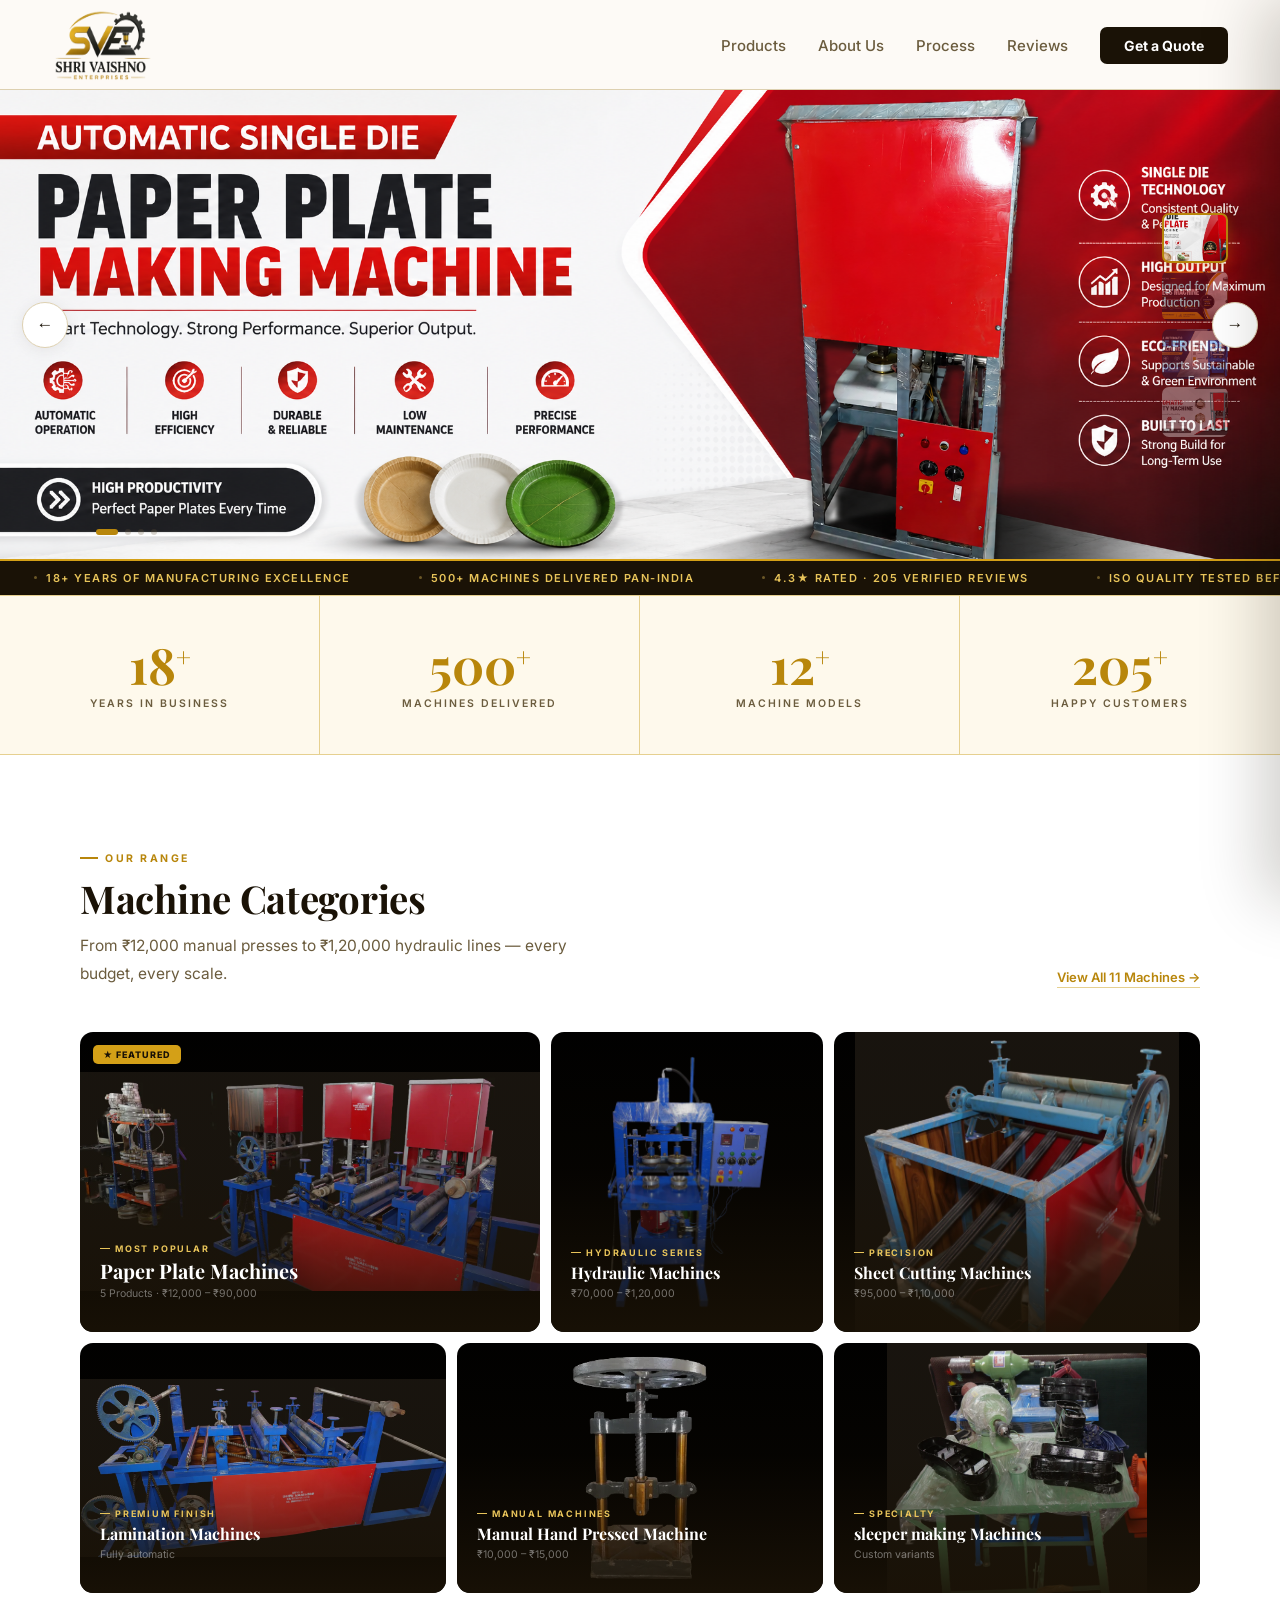
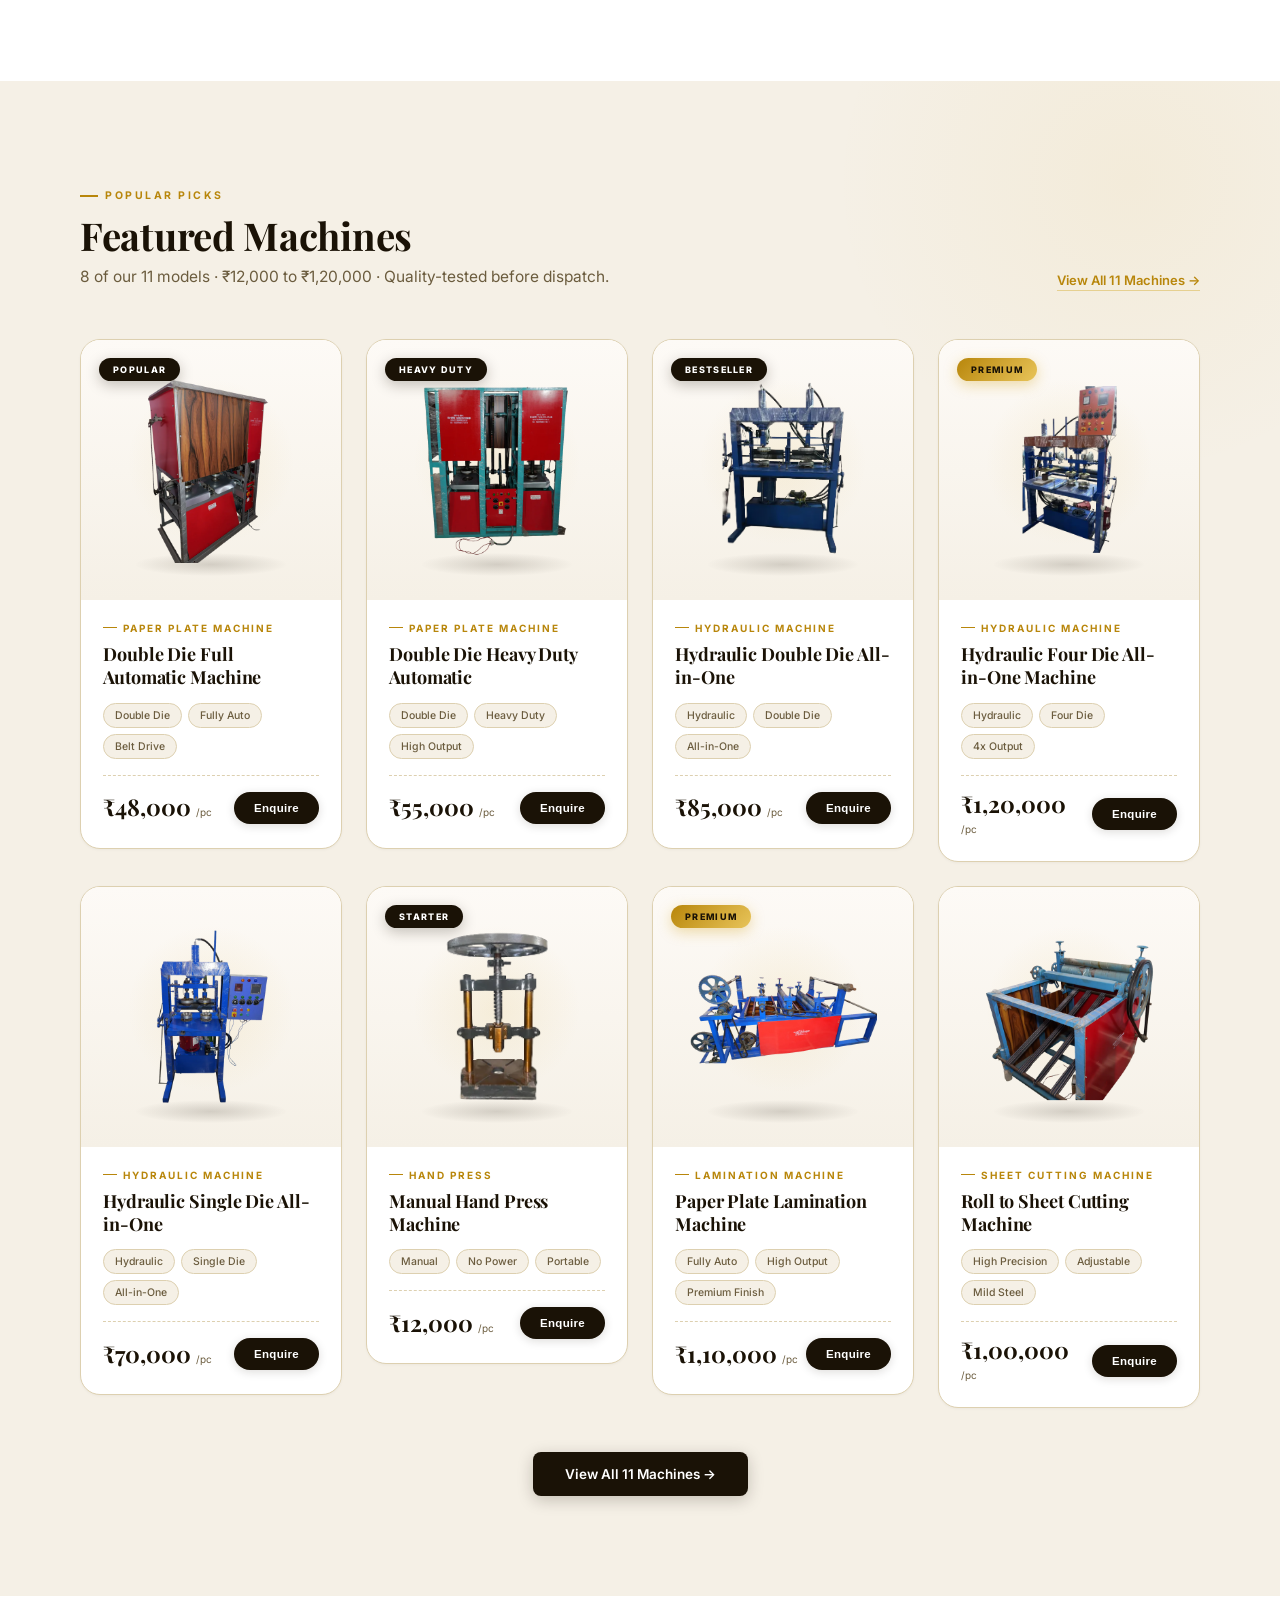
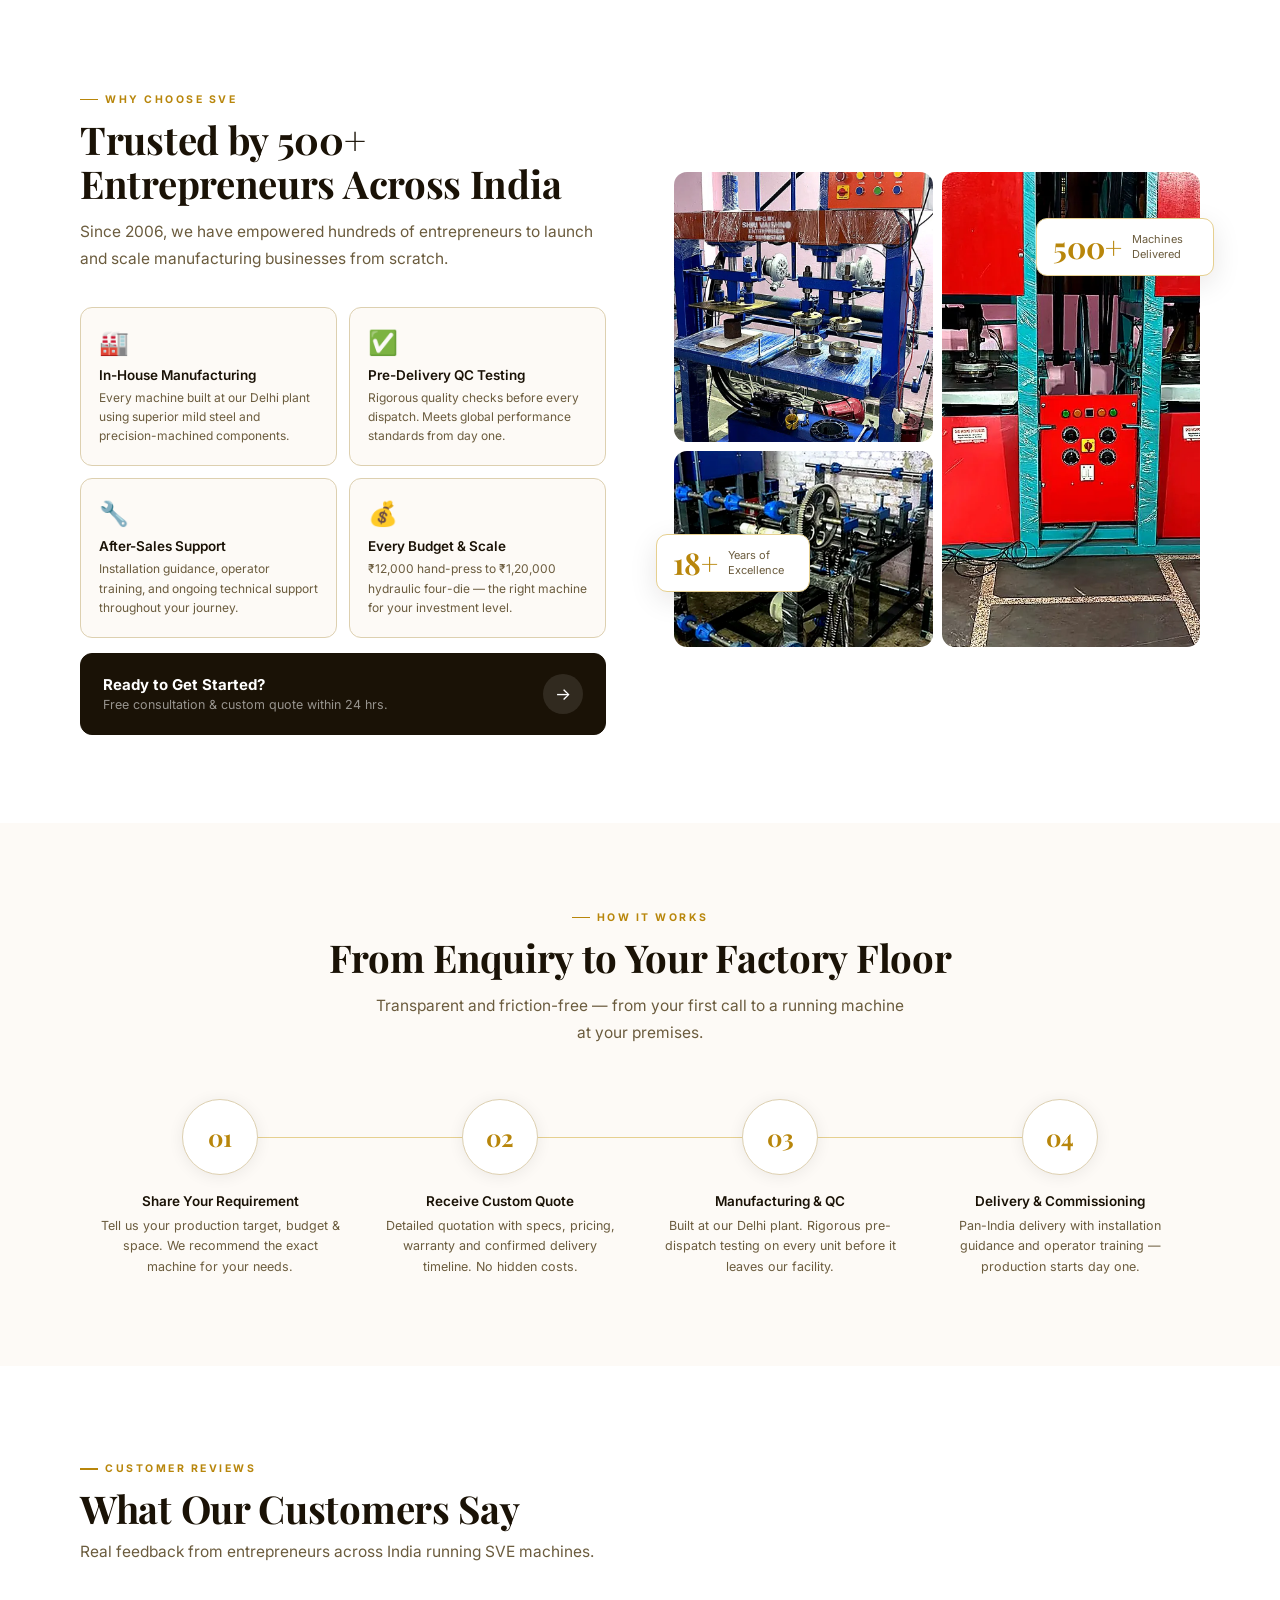
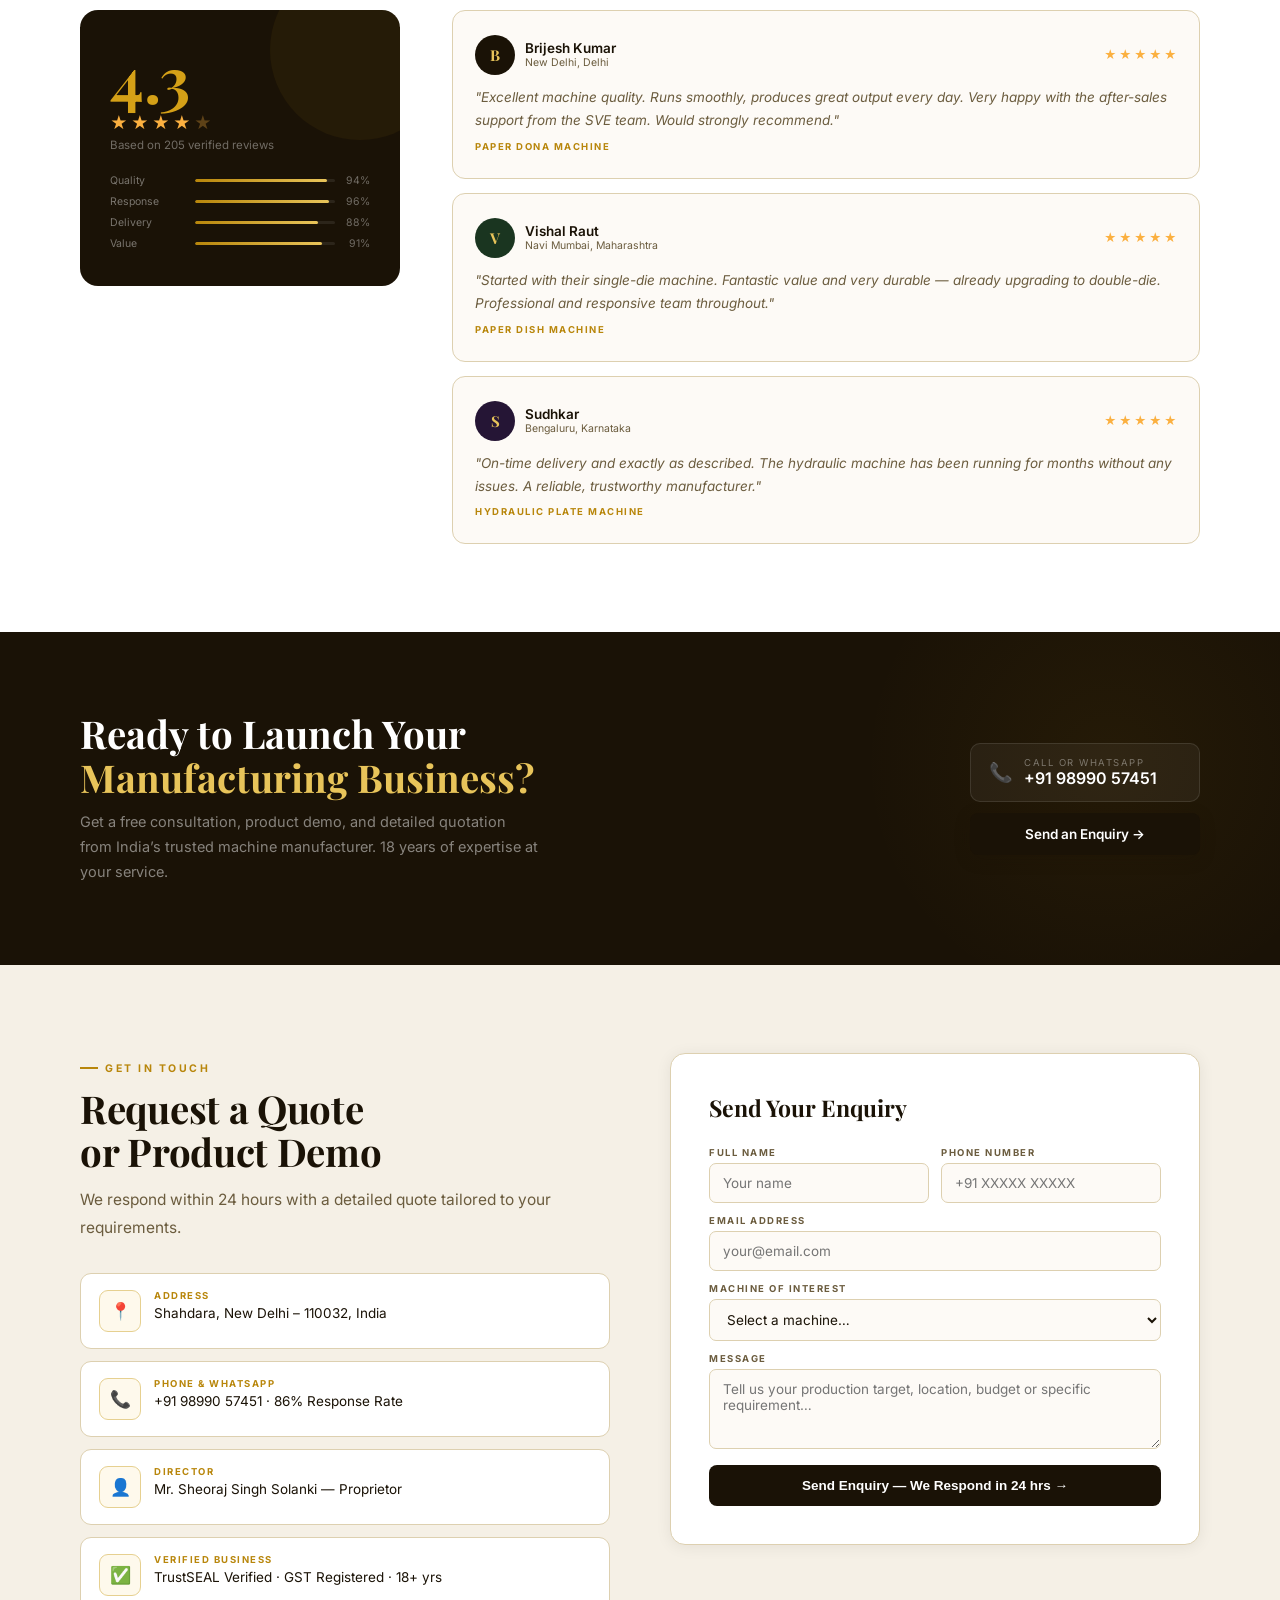
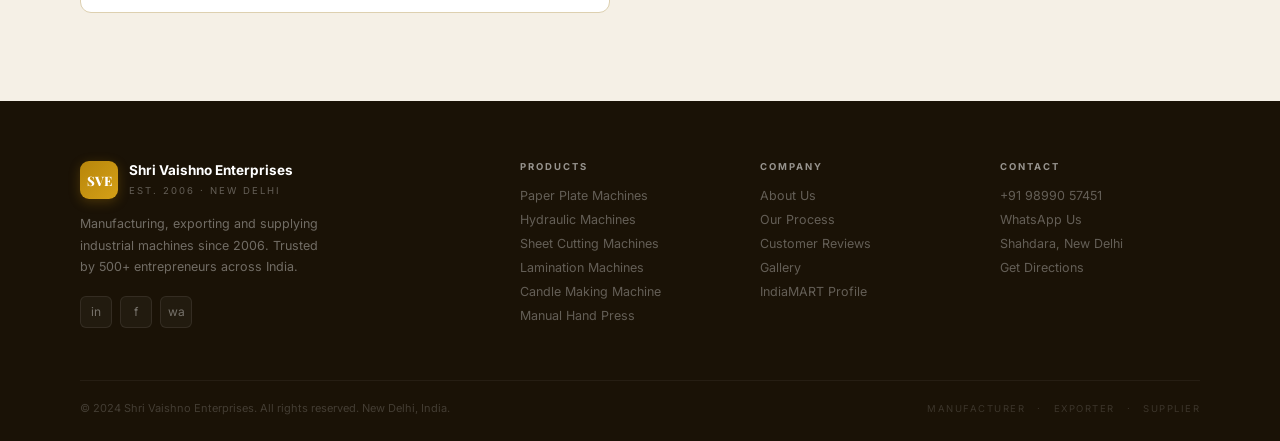
<file: index.html>
<!DOCTYPE html>
<html lang='en'>
<head>
<meta charset='UTF-8'/>
<meta name='viewport' content='width=device-width,initial-scale=1.0'/>
<title>Shri Vaishno Enterprises &ndash; Paper Plate &amp; Dona Machine Manufacturer, Delhi</title>
<link href='https://fonts.googleapis.com/css2?family=Playfair+Display:wght@600;700;800&family=Inter:wght@300;400;500;600;700&display=swap' rel='stylesheet'/>
<link rel='stylesheet' href='css/style.css'/>
</head>
<body>

<nav id='topnav'>
  <a href='/' class='nbrand'>
    <img src="images/gallery/sve-logo.png" alt="" class="logo-img">
  </a>
  <ul class='nlinks'>
    <li><a href='products.html'>Products</a></li>
    <li><a href='#about'>About Us</a></li>
    <li><a href='#process'>Process</a></li>
    <li><a href='#reviews'>Reviews</a></li>
    <li><a href='#contact' class='ncta'>Get a Quote</a></li>
  </ul>
  <button id='nhbtn' class='nhbtn' aria-label='Open menu'><span></span><span></span><span></span></button>
</nav>

<div id='mnavOverlay' class='mnav-overlay'></div>
<aside id='mnav' class='mnav'>
  <div class='mnav-top'>
    <div class='mnav-brand'></div>
    <button id='mnavClose' class='mnav-close' aria-label='Close menu'>&times;</button>
  </div>
  <ul id='mnavLinks' class='mnav-links'></ul>
  <div class='mnav-foot'>Est. 2006 &middot; New Delhi</div>
</aside>
<script>
(function(){
  var topnav=document.getElementById('topnav');
  var hbtn=document.getElementById('nhbtn');
  var overlay=document.getElementById('mnavOverlay');
  var mnav=document.getElementById('mnav');
  var closeBtn=document.getElementById('mnavClose');
  var linksList=document.getElementById('mnavLinks');
  var brandBox=mnav.querySelector('.mnav-brand');
  var brandSrc=topnav.querySelector('.nbrand');
  if(brandSrc){brandBox.innerHTML=brandSrc.innerHTML;}
  var srcLinks=topnav.querySelectorAll('.nlinks > li');
  for(var i=0;i<srcLinks.length;i++){
    var a=srcLinks[i].querySelector('a');
    var li=document.createElement('li');
    var ac=document.createElement('a');
    ac.href=a.getAttribute('href');
    ac.textContent=a.textContent;
    if(a.classList.contains('ncta')){ac.className='mnav-cta';}
    li.appendChild(ac);
    linksList.appendChild(li);
  }
  function openNav(){document.body.classList.add('mnav-open');}
  function closeNav(){document.body.classList.remove('mnav-open');}
  hbtn.addEventListener('click',openNav);
  closeBtn.addEventListener('click',closeNav);
  overlay.addEventListener('click',closeNav);
  linksList.addEventListener('click',function(e){if(e.target.tagName==='A'){closeNav();}});
  document.addEventListener('keydown',function(e){if(e.key==='Escape'){closeNav();}});
})();
</script>


<div class='hero'>
  <div class='cwrap' id='cw'>
    <div class='slide on'><div class='sbg' style="background-image:url('images/gallery/banner-automatic-single-die-paper-plate.png')"></div></div>
    <div class='slide'><div class='sbg' style="background-image:url('images/gallery/banner-manual-hand-press.webp')"></div></div>
    <div class='slide'><div class='sbg' style="background-image:url('images/gallery/banner-hydraulic-tile-machine.webp')"></div></div>
    <div class='slide'><div class='sbg' style="background-image:url('images/gallery/banner-double-die-heavy-duty.webp')"></div></div>
  </div>
  <div class='hstrip' id='hstrip'>
    <div class='hth on' data-i='0' style="background-image:url('images/gallery/banner-automatic-single-die-paper-plate.webp')"></div>
    <div class='hth' data-i='1' style="background-image:url('images/gallery/banner-manual-hand-press.webp')"></div>
    <div class='hth' data-i='2' style="background-image:url('images/gallery/banner-hydraulic-tile-machine.webp')"></div>
    <div class='hth' data-i='3' style="background-image:url('images/gallery/banner-double-die-heavy-duty.webp')"></div>
  </div>
  <button class='carr prev' id='cprev'>&#8592;</button>
  <button class='carr nxt' id='cnxt'>&#8594;</button>
  <div class='cdots' id='cdots'><div class='cdot on' data-i='0'></div><div class='cdot' data-i='1'></div><div class='cdot' data-i='2'></div><div class='cdot' data-i='3'></div></div>
  <div class='hprog'><div class='hpbar' id='hpbar'></div></div>
</div>

<div class='ticker'><div class='tinner'><span class='titem'><span class='tdot'></span>18+ Years of Manufacturing Excellence</span><span class='titem'><span class='tdot'></span>500+ Machines Delivered Pan-India</span><span class='titem'><span class='tdot'></span>4.3&#9733; Rated &middot; 205 Verified Reviews</span><span class='titem'><span class='tdot'></span>ISO Quality Tested Before Dispatch</span><span class='titem'><span class='tdot'></span>Manufacturer &middot; Exporter &middot; New Delhi</span><span class='titem'><span class='tdot'></span>96% Response Rate &middot; +91 98990 57451</span><span class='titem'><span class='tdot'></span>18+ Years of Manufacturing Excellence</span><span class='titem'><span class='tdot'></span>500+ Machines Delivered Pan-India</span><span class='titem'><span class='tdot'></span>4.3&#9733; Rated &middot; 205 Verified Reviews</span><span class='titem'><span class='tdot'></span>ISO Quality Tested Before Dispatch</span><span class='titem'><span class='tdot'></span>Manufacturer &middot; Exporter &middot; New Delhi</span><span class='titem'><span class='tdot'></span>96% Response Rate &middot; +91 98990 57451</span></div></div>

<div class='stats'><div class='scell'><div class='snum'>18<span class='splus'>+</span></div><div class='slbl'>Years in Business</div></div><div class='scell'><div class='snum'>500<span class='splus'>+</span></div><div class='slbl'>Machines Delivered</div></div><div class='scell'><div class='snum'>12<span class='splus'>+</span></div><div class='slbl'>Machine Models</div></div><div class='scell'><div class='snum'>205<span class='splus'>+</span></div><div class='slbl'>Happy Customers</div></div></div>

<section class='rangesec' id='categories'>
  <div class='rangehd'><div><div class='eyebrow'>Our Range</div><h2 class='sech'>Machine Categories</h2><p class='secp'>From &#8377;12,000 manual presses to &#8377;1,20,000 hydraulic lines &mdash; every budget, every scale.</p></div><a href='products.html' class='rangelnk'>View All 11 Machines &rarr;</a></div>
  <div class='rg'>
    <div class='rt'><div class='rtimg' style="background-image:url('images/products/complete_setup-tile.webp')"></div><div class='rtvl'></div><div class='rtfeat'>&#9733; Featured</div><div class='rtbody'><div class='rtcat'>Most Popular</div><div class='rtname'>Paper Plate Machines</div><div class='rtmeta'>5 Products &middot; &#8377;12,000 &ndash; &#8377;90,000</div></div></div>
    <div class='rt'><div class='rtimg' style="background-image:url('images/products/Hydraulic\ Full\ Automatic\ Single\ Die\ Machine.webp')"></div><div class='rtvl'></div><div class='rtbody'><div class='rtcat'>Hydraulic Series</div><div class='rtname'>Hydraulic Machines</div><div class='rtmeta'>&#8377;70,000 &ndash; &#8377;1,20,000</div></div></div>
    <div class='rt'><div class='rtimg' style="background-image:url('images/products/roll-to-sheet-katting-machine-tile.webp')"></div><div class='rtvl'></div><div class='rtbody'><div class='rtcat'>Precision</div><div class='rtname'>Sheet Cutting Machines</div><div class='rtmeta'>&#8377;95,000 &ndash; &#8377;1,10,000</div></div></div>
    <div class='rt'><div class='rtimg' style="background-image:url('images/products/lamination-machine1-tile.webp')"></div><div class='rtvl'></div><div class='rtbody'><div class='rtcat'>Premium Finish</div><div class='rtname'>Lamination Machines</div><div class='rtmeta'>Fully automatic</div></div></div>
    <div class='rt'><div class='rtimg' style="background-image:url('images/products/manual-hand-press.webp')"></div><div class='rtvl'></div><div class='rtbody'><div class='rtcat'>Manual Machines</div><div class='rtname'>Manual Hand Pressed Machine </div><div class='rtmeta'>&#8377;10,000 &ndash; &#8377;15,000</div></div></div>
    <div class='rt'><div class='rtimg' style="background-image:url('images/products/sleeper-making-machine-tile.webp')"></div><div class='rtvl'></div><div class='rtbody'><div class='rtcat'>Specialty</div><div class='rtname'>sleeper making Machines</div><div class='rtmeta'>Custom variants</div></div></div>
  </div>
</section>

<section class='prodsec' id='products'>
  <div class='prodhd'><div><div class='eyebrow'>Popular Picks</div><h2 class='sech' style='margin-bottom:5px'>Featured Machines</h2><p class='secp'>8 of our 11 models &middot; &#8377;12,000 to &#8377;1,20,000 &middot; Quality-tested before dispatch.</p></div><a href='products.html' class='rangelnk'>View All 11 Machines &rarr;</a></div>
  <div class='pgrid' id='pgrid'>
<a href='products/double-die-full-automatic-machine.html' style='text-decoration:none;color:inherit;display:block'><div class="pcard" data-cat="plate"><div class="pimgbox"><div class="pplatform"></div><div class="pframe"><div class="pimg" style="background-image:url('images/products/double-die-full-automatic1.webp')"></div></div><div class="pbadge ">Popular</div></div><div class="pbody"><div class="pcat">Paper Plate Machine</div><div class="pname">Double Die Full Automatic Machine</div><div class="pspecs"><span class="pspec">Double Die</span><span class="pspec">Fully Auto</span><span class="pspec">Belt Drive</span></div><div class="pfoot"><div><span class="pprice">&#8377;48,000</span><span class="punit"> /pc</span></div><button class="pbtn js-enquire">Enquire</button></div></div></div></a>
<a href='products/double-die-heavy-duty-automatic-machine.html' style='text-decoration:none;color:inherit;display:block'><div class="pcard" data-cat="plate"><div class="pimgbox"><div class="pplatform"></div><div class="pframe"><div class="pimg" style="background-image:url('images/products/double-die-full-automatic-heavy-duty.webp')"></div></div><div class="pbadge ">Heavy Duty</div></div><div class="pbody"><div class="pcat">Paper Plate Machine</div><div class="pname">Double Die Heavy Duty Automatic</div><div class="pspecs"><span class="pspec">Double Die</span><span class="pspec">Heavy Duty</span><span class="pspec">High Output</span></div><div class="pfoot"><div><span class="pprice">&#8377;55,000</span><span class="punit"> /pc</span></div><button class="pbtn js-enquire">Enquire</button></div></div></div></a>
<a href='products/hydraulic-double-die-all-in-one-machine.html' style='text-decoration:none;color:inherit;display:block'><div class="pcard" data-cat="plate"><div class="pimgbox"><div class="pplatform"></div><div class="pframe"><div class="pimg" style="background-image:url('images/products/hydraulic-double-die-full-automatic-machine.webp')"></div></div><div class="pbadge ">Bestseller</div></div><div class="pbody"><div class="pcat">Hydraulic Machine</div><div class="pname">Hydraulic Double Die All-in-One</div><div class="pspecs"><span class="pspec">Hydraulic</span><span class="pspec">Double Die</span><span class="pspec">All-in-One</span></div><div class="pfoot"><div><span class="pprice">&#8377;85,000</span><span class="punit"> /pc</span></div><button class="pbtn js-enquire">Enquire</button></div></div></div></a>
<a href='products/hydraulic-four-die-all-in-one-machine.html' style='text-decoration:none;color:inherit;display:block'><div class="pcard" data-cat="plate"><div class="pimgbox"><div class="pplatform"></div><div class="pframe"><div class="pimg" style="background-image:url('images/products/hydraulic-four-die-all-in-one-machine.webp')"></div></div><div class="pbadge gold">Premium</div></div><div class="pbody"><div class="pcat">Hydraulic Machine</div><div class="pname">Hydraulic Four Die All-in-One Machine</div><div class="pspecs"><span class="pspec">Hydraulic</span><span class="pspec">Four Die</span><span class="pspec">4x Output</span></div><div class="pfoot"><div><span class="pprice">&#8377;1,20,000</span><span class="punit"> /pc</span></div><button class="pbtn js-enquire">Enquire</button></div></div></div></a>
<a href='products/hydraulic-single-die-all-in-one-machine.html' style='text-decoration:none;color:inherit;display:block'><div class="pcard" data-cat="plate"><div class="pimgbox"><div class="pplatform"></div><div class="pframe"><div class="pimg" style="background-image:url('images/products/Hydraulic\ Full\ Automatic\ Single\ Die\ Machine.webp')"></div></div></div><div class="pbody"><div class="pcat">Hydraulic Machine</div><div class="pname">Hydraulic Single Die All-in-One</div><div class="pspecs"><span class="pspec">Hydraulic</span><span class="pspec">Single Die</span><span class="pspec">All-in-One</span></div><div class="pfoot"><div><span class="pprice">&#8377;70,000</span><span class="punit"> /pc</span></div><button class="pbtn js-enquire">Enquire</button></div></div></div></a>
<a href='products/manual-hand-press-machine.html' style='text-decoration:none;color:inherit;display:block'><div class="pcard" data-cat="plate"><div class="pimgbox"><div class="pplatform"></div><div class="pframe"><div class="pimg" style="background-image:url('images/products/manual-hand-press.webp')"></div></div><div class="pbadge ">Starter</div></div><div class="pbody"><div class="pcat">Hand Press</div><div class="pname">Manual Hand Press Machine</div><div class="pspecs"><span class="pspec">Manual</span><span class="pspec">No Power</span><span class="pspec">Portable</span></div><div class="pfoot"><div><span class="pprice">&#8377;12,000</span><span class="punit"> /pc</span></div><button class="pbtn js-enquire">Enquire</button></div></div></div></a>
<a href='products/paper-plate-lamination-machine.html' style='text-decoration:none;color:inherit;display:block'><div class="pcard" data-cat="special"><div class="pimgbox"><div class="pplatform"></div><div class="pframe"><div class="pimg" style="background-image:url('images/products/lamination-machine1.webp')"></div></div><div class="pbadge gold">Premium</div></div><div class="pbody"><div class="pcat">Lamination Machine</div><div class="pname">Paper Plate Lamination Machine</div><div class="pspecs"><span class="pspec">Fully Auto</span><span class="pspec">High Output</span><span class="pspec">Premium Finish</span></div><div class="pfoot"><div><span class="pprice">&#8377;1,10,000</span><span class="punit"> /pc</span></div><button class="pbtn js-enquire">Enquire</button></div></div></div></a>
<a href='products/roll-to-sheet-cutting-machine.html' style='text-decoration:none;color:inherit;display:block'><div class="pcard" data-cat="cutting"><div class="pimgbox"><div class="pplatform"></div><div class="pframe"><div class="pimg" style="background-image:url('images/products/roll-to-sheet-katting-machine.webp')"></div></div></div><div class="pbody"><div class="pcat">Sheet Cutting Machine</div><div class="pname">Roll to Sheet Cutting Machine</div><div class="pspecs"><span class="pspec">High Precision</span><span class="pspec">Adjustable</span><span class="pspec">Mild Steel</span></div><div class="pfoot"><div><span class="pprice">&#8377;1,00,000</span><span class="punit"> /pc</span></div><button class="pbtn js-enquire">Enquire</button></div></div></div></a>
  </div>
  <div style='text-align:center;margin-top:44px'><a href='products.html' class='btnink' style='display:inline-block;padding:14px 32px'>View All 11 Machines &rarr;</a></div>
</section>

<section class='whysec' id='about'>
  <div class='whygrid'>
    <div>
      <div class='eyebrow'>Why Choose SVE</div>
      <h2 class='sech'>Trusted by 500+<br>Entrepreneurs Across India</h2>
      <p class='secp'>Since 2006, we have empowered hundreds of entrepreneurs to launch and scale manufacturing businesses from scratch.</p>
      <div class='feats'>
        <div class='feat'><div class='featic'>&#127981;</div><h4>In-House Manufacturing</h4><p>Every machine built at our Delhi plant using superior mild steel and precision-machined components.</p></div>
        <div class='feat'><div class='featic'>&#9989;</div><h4>Pre-Delivery QC Testing</h4><p>Rigorous quality checks before every dispatch. Meets global performance standards from day one.</p></div>
        <div class='feat'><div class='featic'>&#128295;</div><h4>After-Sales Support</h4><p>Installation guidance, operator training, and ongoing technical support throughout your journey.</p></div>
        <div class='feat'><div class='featic'>&#128176;</div><h4>Every Budget &amp; Scale</h4><p>&#8377;12,000 hand-press to &#8377;1,20,000 hydraulic four-die &mdash; the right machine for your investment level.</p></div>
        
      </div>
      <div style="margin-top: 15px;" class='feat featcta' onclick="event.preventDefault();event.stopPropagation();document.querySelector('#contact').scrollIntoView({behavior:'smooth'})"><div><h4>Ready to Get Started?</h4><p>Free consultation &amp; custom quote within 24 hrs.</p></div><div class='featarrow'>&rarr;</div></div>
    </div>
    <div style='position:relative'>
      <div class='wmosaic'>
        <div class='wph wa'><img src='images/gallery/why-1.webp' alt='SVE Machine'/></div>
        <div class='wph wb'><img src='images/gallery/why-2.webp' alt='SVE Machine'/></div>
        <div class='wph wc'><img src='images/gallery/why-3.webp' alt='SVE Machine'/></div>
      </div>
      <div class='wfl wfll'><div class='wfnum'>18+</div><div class='wflbl'>Years of Excellence</div></div>
      <div class='wfl wflr'><div class='wfnum'>500+</div><div class='wflbl'>Machines Delivered</div></div>
    </div>
  </div>
</section>

<section class='procsec' id='process'>
  <div style='text-align:center'><div class='eyebrow' style='display:flex;justify-content:center'>How It Works</div><h2 class='sech' style='text-align:center'>From Enquiry to Your Factory Floor</h2><p class='secp' style='margin:0 auto;text-align:center'>Transparent and friction-free &mdash; from your first call to a running machine at your premises.</p></div>
  <div class='procsteps'>
    <div class='procstep'><div class='procn'>01</div><h4>Share Your Requirement</h4><p>Tell us your production target, budget &amp; space. We recommend the exact machine for your needs.</p></div>
    <div class='procstep'><div class='procn'>02</div><h4>Receive Custom Quote</h4><p>Detailed quotation with specs, pricing, warranty and confirmed delivery timeline. No hidden costs.</p></div>
    <div class='procstep'><div class='procn'>03</div><h4>Manufacturing &amp; QC</h4><p>Built at our Delhi plant. Rigorous pre-dispatch testing on every unit before it leaves our facility.</p></div>
    <div class='procstep'><div class='procn'>04</div><h4>Delivery &amp; Commissioning</h4><p>Pan-India delivery with installation guidance and operator training &mdash; production starts day one.</p></div>
  </div>
</section>

<section class='revsec' id='reviews'>
  <div class='eyebrow'>Customer Reviews</div>
  <h2 class='sech' style='margin-bottom:7px'>What Our Customers Say</h2>
  <p class='secp' style='margin-bottom:44px'>Real feedback from entrepreneurs across India running SVE machines.</p>
  <div class='revlayout'>
    <div><div class='scorecard'><div class='scnum'>4.3</div><div class='scstars'><span>&#9733;</span><span>&#9733;</span><span>&#9733;</span><span>&#9733;</span><span style='opacity:0.3'>&#9733;</span></div><div class='scbased'>Based on 205 verified reviews</div><div class='scbars'><div class='scbar'><span class='scbarlbl'>Quality</span><div class='scbartr'><div class='scbarfl' style='width:94%'></div></div><span class='scbarvl'>94%</span></div><div class='scbar'><span class='scbarlbl'>Response</span><div class='scbartr'><div class='scbarfl' style='width:96%'></div></div><span class='scbarvl'>96%</span></div><div class='scbar'><span class='scbarlbl'>Delivery</span><div class='scbartr'><div class='scbarfl' style='width:88%'></div></div><span class='scbarvl'>88%</span></div><div class='scbar'><span class='scbarlbl'>Value</span><div class='scbartr'><div class='scbarfl' style='width:91%'></div></div><span class='scbarvl'>91%</span></div></div></div></div>
    <div class='revcards'>
      <div class='rcard'><div class='rcardhd'><div class='rauth'><div class='rav'>B</div><div><div class='rname'>Brijesh Kumar</div><div class='rloc'>New Delhi, Delhi</div></div></div><div class='rstars'><span>&#9733;</span><span>&#9733;</span><span>&#9733;</span><span>&#9733;</span><span>&#9733;</span></div></div><p class='rtext'>"Excellent machine quality. Runs smoothly, produces great output every day. Very happy with the after-sales support from the SVE team. Would strongly recommend."</p><span class='rprod'>Paper Dona Machine</span></div>
      <div class='rcard'><div class='rcardhd'><div class='rauth'><div class='rav' style='background:#1a3520'>V</div><div><div class='rname'>Vishal Raut</div><div class='rloc'>Navi Mumbai, Maharashtra</div></div></div><div class='rstars'><span>&#9733;</span><span>&#9733;</span><span>&#9733;</span><span>&#9733;</span><span>&#9733;</span></div></div><p class='rtext'>"Started with their single-die machine. Fantastic value and very durable &mdash; already upgrading to double-die. Professional and responsive team throughout."</p><span class='rprod'>Paper Dish Machine</span></div>
      <div class='rcard'><div class='rcardhd'><div class='rauth'><div class='rav' style='background:#251535'>S</div><div><div class='rname'>Sudhkar</div><div class='rloc'>Bengaluru, Karnataka</div></div></div><div class='rstars'><span>&#9733;</span><span>&#9733;</span><span>&#9733;</span><span>&#9733;</span><span>&#9733;</span></div></div><p class='rtext'>"On-time delivery and exactly as described. The hydraulic machine has been running for months without any issues. A reliable, trustworthy manufacturer."</p><span class='rprod'>Hydraulic Plate Machine</span></div>
    </div>
  </div>
</section>

<div class='cta'><div class='cta::before'></div><div class='ctain'><div><h2 class='ctah'>Ready to Launch Your<br><em>Manufacturing Business?</em></h2><p class='ctap'>Get a free consultation, product demo, and detailed quotation from India&rsquo;s trusted machine manufacturer. 18 years of expertise at your service.</p></div><div class='ctar'><a href='tel:+919899057451' class='ctaph'><span class='ctaphico'>&#128222;</span><div><div class='ctaphlbl'>Call or WhatsApp</div><div class='ctaphnum'>+91 98990 57451</div></div></a><a href='#contact' class='btnink' style='text-align:center;padding:13px 24px'>Send an Enquiry &rarr;</a></div></div></div>

<section class='contactsec' id='contact'>
  <div class='contactgrid'>
    <div><div class='eyebrow'>Get In Touch</div><h2 class='sech'>Request a Quote<br>or Product Demo</h2><p class='secp'>We respond within 24 hours with a detailed quote tailored to your requirements.</p>
      <div class='cinfolist'>
        <div class='cinforow'><div class='cico'>&#128205;</div><div><div class='clbl'>Address</div><div class='cval'>Shahdara, New Delhi &ndash; 110032, India</div></div></div>
        <div class='cinforow'><div class='cico'>&#128222;</div><div><div class='clbl'>Phone &amp; WhatsApp</div><div class='cval'>+91 98990 57451 &middot; 86% Response Rate</div></div></div>
        <div class='cinforow'><div class='cico'>&#128100;</div><div><div class='clbl'>Director</div><div class='cval'>Mr. Sheoraj Singh Solanki &mdash; Proprietor</div></div></div>
        <div class='cinforow'><div class='cico'>&#9989;</div><div><div class='clbl'>Verified Business</div><div class='cval'>TrustSEAL Verified &middot; GST Registered &middot; 18+ yrs</div></div></div>
      </div>
    </div>
    <div class='cform'><div class='cformtitle'>Send Your Enquiry</div>
      <div class='enq-status' id='mainFormStatus'></div>
      <div class='frow'><div class='fg'><label>Full Name</label><input type='text' id='mf-name' placeholder='Your name'/></div><div class='fg'><label>Phone Number</label><input type='tel' id='mf-phone' placeholder='+91 XXXXX XXXXX'/></div></div>
      <div class='fg'><label>Email Address</label><input type='email' id='mf-email' placeholder='your@email.com'/></div>
      <div class='fg'><label>Machine of Interest</label><select id='mf-product'><option value=''>Select a machine&hellip;</option><option>Manual Hand Press &mdash; &#8377;12,000</option><option>Automatic Single Die &mdash; &#8377;25,000</option><option>Single Die Full Auto &mdash; &#8377;32,000</option><option>Single Die Heavy Duty &mdash; &#8377;35,000</option><option>Double Die Full Auto &mdash; &#8377;48,000</option><option>Double Die Heavy Duty &mdash; &#8377;55,000</option><option>Hydraulic Single Die All-in-One &mdash; &#8377;70,000</option><option>Hydraulic Double Die All-in-One &mdash; &#8377;85,000</option><option>Hydraulic Full Automatic Single Die Tile Machine</option><option>Roll to Sheet Cutter &mdash; &#8377;1,00,000</option><option>Lamination Machine &mdash; &#8377;1,10,000</option><option>Hydraulic Four Die All-in-One &mdash; &#8377;1,20,000</option><option>Multiple / Custom Requirement</option></select></div>
      <div class='fg'><label>Message</label><textarea id='mf-message' placeholder='Tell us your production target, location, budget or specific requirement&hellip;'></textarea></div>
      <button class='fsubmit' id='mf-submit'>Send Enquiry &mdash; We Respond in 24 hrs &rarr;</button>
    </div>
  </div>
</section>

<footer>
  <div class='ftgrid'>
    <div class='ftbrand'><div style='display:flex;align-items:center;gap:11px'><div class='nlogo' style='width:38px;height:38px;font-size:13px'>SVE</div><div class='nname'><strong style='color:#fff'>Shri Vaishno Enterprises</strong><span style='color:rgba(255,255,255,0.32)'>Est. 2006 &middot; New Delhi</span></div></div><p>Manufacturing, exporting and supplying industrial machines since 2006. Trusted by 500+ entrepreneurs across India.</p><div class='ftsoc'><a href='#' class='fts'>in</a><a href='#' class='fts'>f</a><a href='#' class='fts'>wa</a></div></div>
    <div class='ftcol'><h5>Products</h5><ul><li><a href='#'>Paper Plate Machines</a></li><li><a href='#'>Hydraulic Machines</a></li><li><a href='#'>Sheet Cutting Machines</a></li><li><a href='#'>Lamination Machines</a></li><li><a href='#'>Candle Making Machine</a></li><li><a href='#'>Manual Hand Press</a></li></ul></div>
    <div class='ftcol'><h5>Company</h5><ul><li><a href='#'>About Us</a></li><li><a href='#'>Our Process</a></li><li><a href='#'>Customer Reviews</a></li><li><a href='#'>Gallery</a></li><li><a href='#'>IndiaMART Profile</a></li></ul></div>
    <div class='ftcol'><h5>Contact</h5><ul><li><a href='tel:+919899057451'>+91 98990 57451</a></li><li><a href='#'>WhatsApp Us</a></li><li><a href='#'>Shahdara, New Delhi</a></li><li><a href='#'>Get Directions</a></li></ul></div>
  </div>
  <div class='ftdiv'></div>
  <div class='ftbot'><p class='ftcopy'>&copy; 2024 Shri Vaishno Enterprises. All rights reserved. New Delhi, India.</p><div class='ftbs'><span class='ftb'>Manufacturer</span><span class='ftb'>&middot;</span><span class='ftb'>Exporter</span><span class='ftb'>&middot;</span><span class='ftb'>Supplier</span></div></div>
</footer>

<script>
var cw=document.getElementById('cw'),slides=cw.querySelectorAll('.slide'),dots=document.querySelectorAll('.cdot'),thumbs=document.querySelectorAll('.hth'),pbar=document.getElementById('hpbar');
var cur=0,tot=slides.length,timer;
function goTo(n){
  slides[cur].classList.remove('on');dots[cur].classList.remove('on');
  if(thumbs[cur])thumbs[cur].classList.remove('on');
  cur=(n+tot)%tot;
  slides[cur].classList.add('on');dots[cur].classList.add('on');
  if(thumbs[cur])thumbs[cur].classList.add('on');
  cw.style.transform='translateX(-'+(cur*100)+'%)';
  pbar.style.transition='none';pbar.style.width='0%';
  setTimeout(function(){pbar.style.transition='width 5s linear';pbar.style.width='100%';},30);
}
function start(){clearInterval(timer);timer=setInterval(function(){goTo(cur+1);},5000);}
document.getElementById('cnxt').onclick=function(){goTo(cur+1);start();};
document.getElementById('cprev').onclick=function(){goTo(cur-1);start();};
dots.forEach(function(d){d.addEventListener('click',function(){goTo(+d.dataset.i);start();});});
thumbs.forEach(function(t){t.addEventListener('click',function(){goTo(+t.dataset.i);start();});});
goTo(0);start();
window.addEventListener('scroll',function(){document.getElementById('topnav').classList.toggle('scrolled',scrollY>60);});
document.querySelectorAll('a[href^="#"]').forEach(function(a){
  a.addEventListener('click',function(e){
    var t=document.querySelector(a.getAttribute('href'));
    if(t){e.preventDefault();t.scrollIntoView({behavior:'smooth',block:'start'});}
  });
});
document.querySelectorAll('.tab').forEach(function(b){
  b.addEventListener('click',function(){
    document.querySelectorAll('.tab').forEach(function(x){x.classList.remove('on');});
    b.classList.add('on');
    var cat=b.dataset.cat;
    document.querySelectorAll('.pcard').forEach(function(c){
      c.classList.toggle('hidden',cat!=='all'&&c.dataset.cat!==cat);
    });
  });
});
</script>

<script>var ENQUIRY_API='backend/submit_enquiry.php';</script>
<script src='js/enquiry-modal.js'></script>
<script>
(function(){
  var btn=document.getElementById('mf-submit');
  var status=document.getElementById('mainFormStatus');
  if(!btn) return;
  btn.addEventListener('click',function(){
    var name=document.getElementById('mf-name').value.trim();
    var phone=document.getElementById('mf-phone').value.trim();
    var email=document.getElementById('mf-email').value.trim();
    var product=document.getElementById('mf-product').value.trim();
    var message=document.getElementById('mf-message').value.trim();
    status.className='enq-status';status.textContent='';
    if(!name||!phone){status.className='enq-status err';status.textContent='Please enter your name and phone number.';return;}
    if(email && !/^[^\s@]+@[^\s@]+\.[^\s@]+$/.test(email)){status.className='enq-status err';status.textContent='Please enter a valid email address.';return;}
    var fd=new FormData();
    fd.append('name',name);fd.append('phone',phone);fd.append('email',email);
    fd.append('product_name',product||'General Enquiry');fd.append('message',message);
    fd.append('source_page',window.location.href);
    btn.disabled=true;var origText=btn.textContent;btn.textContent='Sending…';
    fetch(ENQUIRY_API,{method:'POST',body:fd,headers:{'X-Requested-With':'XMLHttpRequest'}})
      .then(function(r){return r.json();})
      .then(function(data){
        btn.disabled=false;btn.textContent=origText;
        if(data && data.success){
          status.className='enq-status ok';status.textContent='Thank you! We\'ll contact you within 24 hours.';
          document.getElementById('mf-name').value='';document.getElementById('mf-phone').value='';
          document.getElementById('mf-email').value='';document.getElementById('mf-product').value='';
          document.getElementById('mf-message').value='';
        }else{
          status.className='enq-status err';status.textContent=(data&&data.message)||'Something went wrong. Please try again or call us directly.';
        }
      })
      .catch(function(){
        btn.disabled=false;btn.textContent=origText;
        status.className='enq-status err';status.textContent='Could not reach the server. Please call us directly at +91 98990 57451.';
      });
  });
})();
</script>
</body>
</html>
</file>
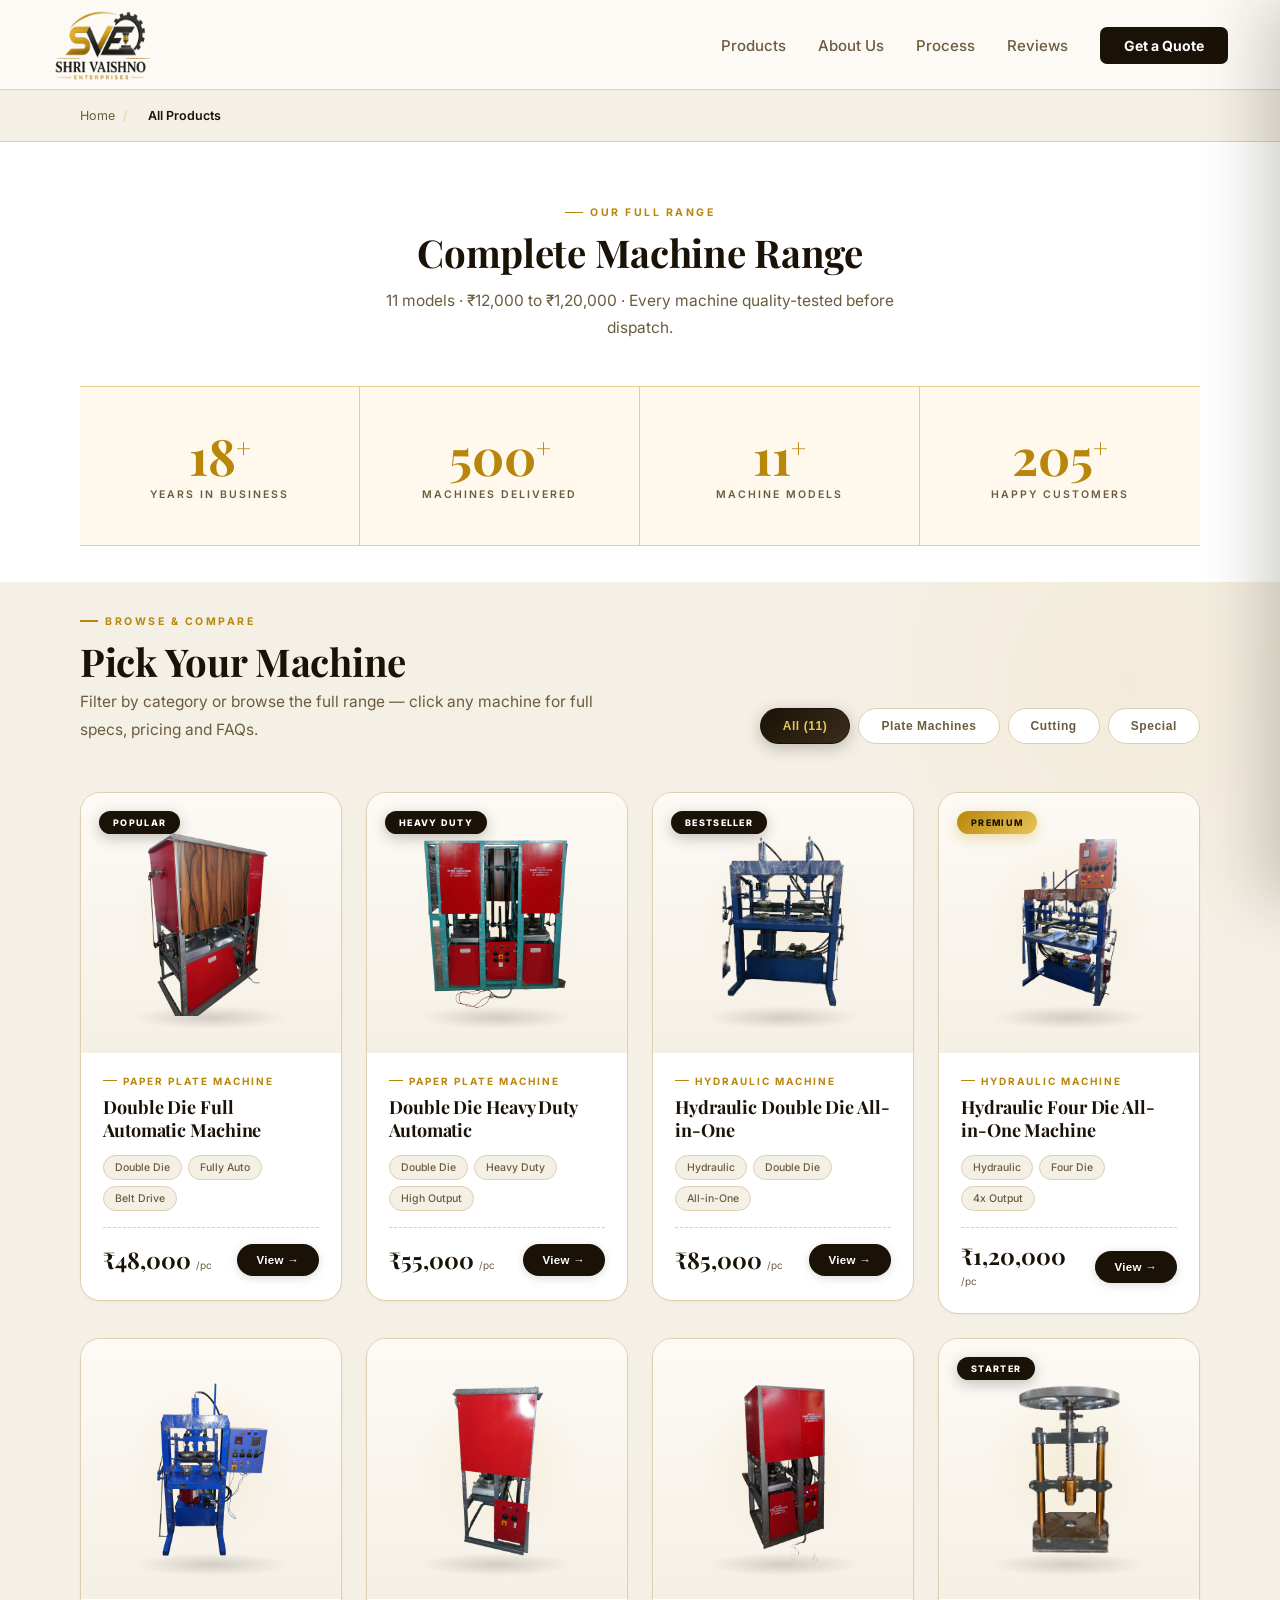
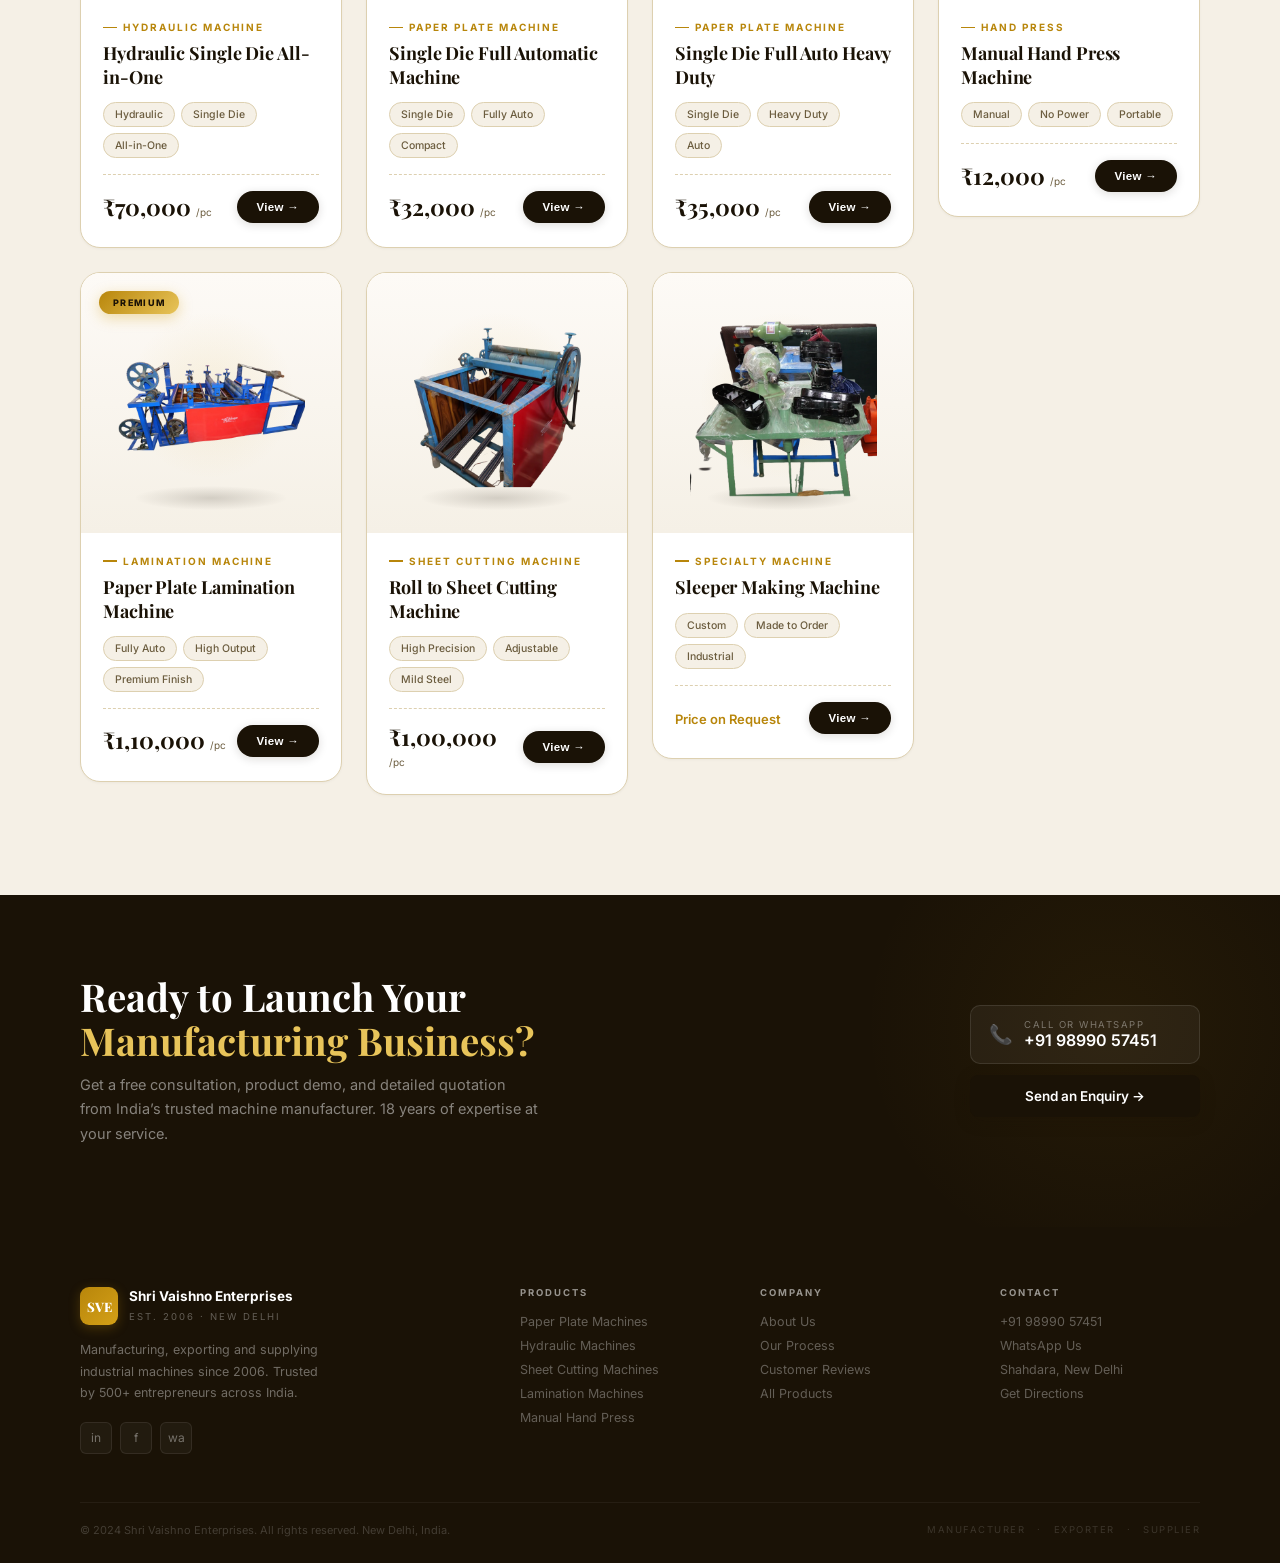
<file: products.html>
<!DOCTYPE html>
<html lang='en'>
<head>
<meta charset='UTF-8'/>
<meta name='viewport' content='width=device-width,initial-scale=1.0'/>
<title>All Products &ndash; Complete Machine Range | Shri Vaishno Enterprises</title>
<meta name='description' content='Browse the complete Shri Vaishno Enterprises machine range &mdash; paper plate machines, hydraulic presses, sheet cutting and lamination machines. 11 models from &#8377;12,000 to &#8377;1,20,000.'/>
<link href='https://fonts.googleapis.com/css2?family=Playfair+Display:wght@600;700;800&family=Inter:wght@300;400;500;600;700&display=swap' rel='stylesheet'/>
<link rel='stylesheet' href='css/style.css'/>
</head>
<body>

<nav id='topnav'>
  <a href='/' class='nbrand'>
    <img src="images/gallery/sve-logo.png" alt="" class="logo-img">
  </a>
  <ul class='nlinks'>
    <li><a href='products.html'>Products</a></li>
    <li><a href='index.html#about'>About Us</a></li>
    <li><a href='index.html#process'>Process</a></li>
    <li><a href='index.html#reviews'>Reviews</a></li>
    <li><a href='index.html#contact' class='ncta'>Get a Quote</a></li>
  </ul>
  <button id='nhbtn' class='nhbtn' aria-label='Open menu'><span></span><span></span><span></span></button>
</nav>

<div id='mnavOverlay' class='mnav-overlay'></div>
<aside id='mnav' class='mnav'>
  <div class='mnav-top'>
    <div class='mnav-brand'></div>
    <button id='mnavClose' class='mnav-close' aria-label='Close menu'>&times;</button>
  </div>
  <ul id='mnavLinks' class='mnav-links'></ul>
  <div class='mnav-foot'>Est. 2006 &middot; New Delhi</div>
</aside>
<script>
(function(){
  var topnav=document.getElementById('topnav');
  var hbtn=document.getElementById('nhbtn');
  var overlay=document.getElementById('mnavOverlay');
  var mnav=document.getElementById('mnav');
  var closeBtn=document.getElementById('mnavClose');
  var linksList=document.getElementById('mnavLinks');
  var brandBox=mnav.querySelector('.mnav-brand');
  var brandSrc=topnav.querySelector('.nbrand');
  if(brandSrc){brandBox.innerHTML=brandSrc.innerHTML;}
  var srcLinks=topnav.querySelectorAll('.nlinks > li');
  for(var i=0;i<srcLinks.length;i++){
    var a=srcLinks[i].querySelector('a');
    var li=document.createElement('li');
    var ac=document.createElement('a');
    ac.href=a.getAttribute('href');
    ac.textContent=a.textContent;
    if(a.classList.contains('ncta')){ac.className='mnav-cta';}
    li.appendChild(ac);
    linksList.appendChild(li);
  }
  function openNav(){document.body.classList.add('mnav-open');}
  function closeNav(){document.body.classList.remove('mnav-open');}
  hbtn.addEventListener('click',openNav);
  closeBtn.addEventListener('click',closeNav);
  overlay.addEventListener('click',closeNav);
  linksList.addEventListener('click',function(e){if(e.target.tagName==='A'){closeNav();}});
  document.addEventListener('keydown',function(e){if(e.key==='Escape'){closeNav();}});
})();
</script>

<div class='breadcrumb'>
  <a href='index.html'>Home</a><span>/</span>
  <span class='current'>All Products</span>
</div>

<section class='pd-hero' style='padding-bottom:36px'>
  <div style='text-align:center;max-width:680px;margin:0 auto'>
    <div class='eyebrow' style='display:flex;justify-content:center'>Our Full Range</div>
    <h1 class='sech' style='text-align:center'>Complete Machine Range</h1>
    <p class='secp' style='margin:0 auto;text-align:center'>11 models &middot; &#8377;12,000 to &#8377;1,20,000 &middot; Every machine quality-tested before dispatch.</p>
  </div>
  <div class='stats' style='margin-top:44px'><div class='scell'><div class='snum'>18<span class='splus'>+</span></div><div class='slbl'>Years in Business</div></div><div class='scell'><div class='snum'>500<span class='splus'>+</span></div><div class='slbl'>Machines Delivered</div></div><div class='scell'><div class='snum'>11<span class='splus'>+</span></div><div class='slbl'>Machine Models</div></div><div class='scell'><div class='snum'>205<span class='splus'>+</span></div><div class='slbl'>Happy Customers</div></div></div>
</section>

<section class='prodsec' id='products' style='padding-top:24px'>
  <div class='prodhd'><div><div class='eyebrow'>Browse &amp; Compare</div><h2 class='sech' style='margin-bottom:5px'>Pick Your Machine</h2><p class='secp'>Filter by category or browse the full range &mdash; click any machine for full specs, pricing and FAQs.</p></div>
  <div class='tabs' id='tabs'><button class='tab on' data-cat='all'>All (11)</button><button class='tab' data-cat='plate'>Plate Machines</button><button class='tab' data-cat='cutting'>Cutting</button><button class='tab' data-cat='special'>Special</button></div></div>
  <div class='pgrid' id='pgrid'>
<a href='products/double-die-full-automatic-machine.html' style='text-decoration:none;color:inherit;display:block'><div class="pcard" data-cat="plate"><div class="pimgbox"><div class="pplatform"></div><div class="pframe"><div class="pimg" style="background-image:url('images/products/double-die-full-automatic1.webp')"></div></div><div class="pbadge ">Popular</div></div><div class="pbody"><div class="pcat">Paper Plate Machine</div><div class="pname">Double Die Full Automatic Machine</div><div class="pspecs"><span class="pspec">Double Die</span><span class="pspec">Fully Auto</span><span class="pspec">Belt Drive</span></div><div class="pfoot"><div><span class="pprice">&#8377;48,000</span><span class="punit"> /pc</span></div><button class="pbtn" onclick="event.preventDefault();event.stopPropagation();window.location.href='products/double-die-full-automatic-machine.html'">View &rarr;</button></div></div></div></a>
<a href='products/double-die-heavy-duty-automatic-machine.html' style='text-decoration:none;color:inherit;display:block'><div class="pcard" data-cat="plate"><div class="pimgbox"><div class="pplatform"></div><div class="pframe"><div class="pimg" style="background-image:url('images/products/double-die-full-automatic-heavy-duty.webp')"></div></div><div class="pbadge ">Heavy Duty</div></div><div class="pbody"><div class="pcat">Paper Plate Machine</div><div class="pname">Double Die Heavy Duty Automatic</div><div class="pspecs"><span class="pspec">Double Die</span><span class="pspec">Heavy Duty</span><span class="pspec">High Output</span></div><div class="pfoot"><div><span class="pprice">&#8377;55,000</span><span class="punit"> /pc</span></div><button class="pbtn" onclick="event.preventDefault();event.stopPropagation();window.location.href='products/double-die-heavy-duty-automatic-machine.html'">View &rarr;</button></div></div></div></a>
<a href='products/hydraulic-double-die-all-in-one-machine.html' style='text-decoration:none;color:inherit;display:block'><div class="pcard" data-cat="plate"><div class="pimgbox"><div class="pplatform"></div><div class="pframe"><div class="pimg" style="background-image:url('images/products/hydraulic-double-die-full-automatic-machine.webp')"></div></div><div class="pbadge ">Bestseller</div></div><div class="pbody"><div class="pcat">Hydraulic Machine</div><div class="pname">Hydraulic Double Die All-in-One</div><div class="pspecs"><span class="pspec">Hydraulic</span><span class="pspec">Double Die</span><span class="pspec">All-in-One</span></div><div class="pfoot"><div><span class="pprice">&#8377;85,000</span><span class="punit"> /pc</span></div><button class="pbtn" onclick="event.preventDefault();event.stopPropagation();window.location.href='products/hydraulic-double-die-all-in-one-machine.html'">View &rarr;</button></div></div></div></a>
<a href='products/hydraulic-four-die-all-in-one-machine.html' style='text-decoration:none;color:inherit;display:block'><div class="pcard" data-cat="plate"><div class="pimgbox"><div class="pplatform"></div><div class="pframe"><div class="pimg" style="background-image:url('images/products/hydraulic-four-die-all-in-one-machine.webp')"></div></div><div class="pbadge gold">Premium</div></div><div class="pbody"><div class="pcat">Hydraulic Machine</div><div class="pname">Hydraulic Four Die All-in-One Machine</div><div class="pspecs"><span class="pspec">Hydraulic</span><span class="pspec">Four Die</span><span class="pspec">4x Output</span></div><div class="pfoot"><div><span class="pprice">&#8377;1,20,000</span><span class="punit"> /pc</span></div><button class="pbtn" onclick="event.preventDefault();event.stopPropagation();window.location.href='products/hydraulic-four-die-all-in-one-machine.html'">View &rarr;</button></div></div></div></a>
<a href='products/hydraulic-single-die-all-in-one-machine.html' style='text-decoration:none;color:inherit;display:block'><div class="pcard" data-cat="plate"><div class="pimgbox"><div class="pplatform"></div><div class="pframe"><div class="pimg" style="background-image:url('images/products/Hydraulic\ Full\ Automatic\ Single\ Die\ Machine.webp')"></div></div></div><div class="pbody"><div class="pcat">Hydraulic Machine</div><div class="pname">Hydraulic Single Die All-in-One</div><div class="pspecs"><span class="pspec">Hydraulic</span><span class="pspec">Single Die</span><span class="pspec">All-in-One</span></div><div class="pfoot"><div><span class="pprice">&#8377;70,000</span><span class="punit"> /pc</span></div><button class="pbtn" onclick="event.preventDefault();event.stopPropagation();window.location.href='products/hydraulic-single-die-all-in-one-machine.html'">View &rarr;</button></div></div></div></a>
<a href='products/single-die-full-automatic-machine.html' style='text-decoration:none;color:inherit;display:block'><div class="pcard" data-cat="plate"><div class="pimgbox"><div class="pplatform"></div><div class="pframe"><div class="pimg" style="background-image:url('images/products/automatic-single-die-paper-plate-making-machine.webp')"></div></div></div><div class="pbody"><div class="pcat">Paper Plate Machine</div><div class="pname">Single Die Full Automatic Machine</div><div class="pspecs"><span class="pspec">Single Die</span><span class="pspec">Fully Auto</span><span class="pspec">Compact</span></div><div class="pfoot"><div><span class="pprice">&#8377;32,000</span><span class="punit"> /pc</span></div><button class="pbtn" onclick="event.preventDefault();event.stopPropagation();window.location.href='products/single-die-full-automatic-machine.html'">View &rarr;</button></div></div></div></a>
<a href='products/single-die-full-automatic-heavy-duty.html' style='text-decoration:none;color:inherit;display:block'><div class="pcard" data-cat="plate"><div class="pimgbox"><div class="pplatform"></div><div class="pframe"><div class="pimg" style="background-image:url('images/products/edited-photo\ \(1\).webp')"></div></div></div><div class="pbody"><div class="pcat">Paper Plate Machine</div><div class="pname">Single Die Full Auto Heavy Duty</div><div class="pspecs"><span class="pspec">Single Die</span><span class="pspec">Heavy Duty</span><span class="pspec">Auto</span></div><div class="pfoot"><div><span class="pprice">&#8377;35,000</span><span class="punit"> /pc</span></div><button class="pbtn" onclick="event.preventDefault();event.stopPropagation();window.location.href='products/single-die-full-automatic-heavy-duty.html'">View &rarr;</button></div></div></div></a>
<!-- <a href='products/automatic-single-die-paper-plate-machine.html' style='text-decoration:none;color:inherit;display:block'><div class="pcard" data-cat="plate"><div class="pimgbox"><div class="pplatform"></div><div class="pframe"><div class="pimg" style="background-image:url('images/products/automatic-single-die-paper-plate-making-machine.webp')"></div></div><div class="pbadge gold">Best Value</div></div><div class="pbody"><div class="pcat">Paper Plate Machine</div><div class="pname">Automatic Single Die Plate Machine</div><div class="pspecs"><span class="pspec">Single Die</span><span class="pspec">Auto</span><span class="pspec">Entry Level</span></div><div class="pfoot"><div><span class="pprice">&#8377;25,000</span><span class="punit"> /pc</span></div><button class="pbtn" onclick="event.preventDefault();event.stopPropagation();window.location.href='products/automatic-single-die-paper-plate-machine.html'">View &rarr;</button></div></div></div></a> -->
<a href='products/manual-hand-press-machine.html' style='text-decoration:none;color:inherit;display:block'><div class="pcard" data-cat="plate"><div class="pimgbox"><div class="pplatform"></div><div class="pframe"><div class="pimg" style="background-image:url('images/products/manual-hand-press.webp')"></div></div><div class="pbadge ">Starter</div></div><div class="pbody"><div class="pcat">Hand Press</div><div class="pname">Manual Hand Press Machine</div><div class="pspecs"><span class="pspec">Manual</span><span class="pspec">No Power</span><span class="pspec">Portable</span></div><div class="pfoot"><div><span class="pprice">&#8377;12,000</span><span class="punit"> /pc</span></div><button class="pbtn" onclick="event.preventDefault();event.stopPropagation();window.location.href='products/manual-hand-press-machine.html'">View &rarr;</button></div></div></div></a>
<a href='products/paper-plate-lamination-machine.html' style='text-decoration:none;color:inherit;display:block'><div class="pcard" data-cat="special"><div class="pimgbox"><div class="pplatform"></div><div class="pframe"><div class="pimg" style="background-image:url('images/products/lamination-machine1.webp')"></div></div><div class="pbadge gold">Premium</div></div><div class="pbody"><div class="pcat">Lamination Machine</div><div class="pname">Paper Plate Lamination Machine</div><div class="pspecs"><span class="pspec">Fully Auto</span><span class="pspec">High Output</span><span class="pspec">Premium Finish</span></div><div class="pfoot"><div><span class="pprice">&#8377;1,10,000</span><span class="punit"> /pc</span></div><button class="pbtn" onclick="event.preventDefault();event.stopPropagation();window.location.href='products/paper-plate-lamination-machine.html'">View &rarr;</button></div></div></div></a>
<a href='products/roll-to-sheet-cutting-machine.html' style='text-decoration:none;color:inherit;display:block'><div class="pcard" data-cat="cutting"><div class="pimgbox"><div class="pplatform"></div><div class="pframe"><div class="pimg" style="background-image:url('images/products/roll-to-sheet-katting-machine.webp')"></div></div></div><div class="pbody"><div class="pcat">Sheet Cutting Machine</div><div class="pname">Roll to Sheet Cutting Machine</div><div class="pspecs"><span class="pspec">High Precision</span><span class="pspec">Adjustable</span><span class="pspec">Mild Steel</span></div><div class="pfoot"><div><span class="pprice">&#8377;1,00,000</span><span class="punit"> /pc</span></div><button class="pbtn" onclick="event.preventDefault();event.stopPropagation();window.location.href='products/roll-to-sheet-cutting-machine.html'">View &rarr;</button></div></div></div></a>
<a href='products/sleeper-making-machine.html' style='text-decoration:none;color:inherit;display:block'><div class="pcard" data-cat="special"><div class="pimgbox"><div class="pplatform"></div><div class="pframe"><div class="pimg" style="background-image:url('images/products/sleeper-making-machine.webp')"></div></div></div><div class="pbody"><div class="pcat">Specialty Machine</div><div class="pname">Sleeper Making Machine</div><div class="pspecs"><span class="pspec">Custom</span><span class="pspec">Made to Order</span><span class="pspec">Industrial</span></div><div class="pfoot"><div><span class="preq">Price on Request</span></div><button class="pbtn" onclick="event.preventDefault();event.stopPropagation();window.location.href='products/sleeper-making-machine.html'">View &rarr;</button></div></div></div></a>
  </div>
</section>

<div class='cta'><div class='cta::before'></div><div class='ctain'><div><h2 class='ctah'>Ready to Launch Your<br><em>Manufacturing Business?</em></h2><p class='ctap'>Get a free consultation, product demo, and detailed quotation from India&rsquo;s trusted machine manufacturer. 18 years of expertise at your service.</p></div><div class='ctar'><a href='tel:+919899057451' class='ctaph'><span class='ctaphico'>&#128222;</span><div><div class='ctaphlbl'>Call or WhatsApp</div><div class='ctaphnum'>+91 98990 57451</div></div></a><a href='index.html#contact' class='btnink' style='text-align:center;padding:13px 24px'>Send an Enquiry &rarr;</a></div></div></div>

<footer>
  <div class='ftgrid'>
    <div class='ftbrand'><div style='display:flex;align-items:center;gap:11px'><div class='nlogo' style='width:38px;height:38px;font-size:13px'>SVE</div><div class='nname'><strong style='color:#fff'>Shri Vaishno Enterprises</strong><span style='color:rgba(255,255,255,0.32)'>Est. 2006 &middot; New Delhi</span></div></div><p>Manufacturing, exporting and supplying industrial machines since 2006. Trusted by 500+ entrepreneurs across India.</p><div class='ftsoc'><a href='#' class='fts'>in</a><a href='#' class='fts'>f</a><a href='#' class='fts'>wa</a></div></div>
    <div class='ftcol'><h5>Products</h5><ul><li><a href='products.html'>Paper Plate Machines</a></li><li><a href='products.html'>Hydraulic Machines</a></li><li><a href='products.html'>Sheet Cutting Machines</a></li><li><a href='products.html'>Lamination Machines</a></li><li><a href='products.html'>Manual Hand Press</a></li></ul></div>
    <div class='ftcol'><h5>Company</h5><ul><li><a href='index.html#about'>About Us</a></li><li><a href='index.html#process'>Our Process</a></li><li><a href='index.html#reviews'>Customer Reviews</a></li><li><a href='products.html'>All Products</a></li></ul></div>
    <div class='ftcol'><h5>Contact</h5><ul><li><a href='tel:+919899057451'>+91 98990 57451</a></li><li><a href='#'>WhatsApp Us</a></li><li><a href='#'>Shahdara, New Delhi</a></li><li><a href='index.html#contact'>Get Directions</a></li></ul></div>
  </div>
  <div class='ftdiv'></div>
  <div class='ftbot'><p class='ftcopy'>&copy; 2024 Shri Vaishno Enterprises. All rights reserved. New Delhi, India.</p><div class='ftbs'><span class='ftb'>Manufacturer</span><span class='ftb'>&middot;</span><span class='ftb'>Exporter</span><span class='ftb'>&middot;</span><span class='ftb'>Supplier</span></div></div>
</footer>

<script>
window.addEventListener('scroll',function(){document.getElementById('topnav').classList.toggle('scrolled',scrollY>60);});
document.querySelectorAll('.tab').forEach(function(b){
  b.addEventListener('click',function(){
    document.querySelectorAll('.tab').forEach(function(x){x.classList.remove('on');});
    b.classList.add('on');
    var cat=b.dataset.cat;
    document.querySelectorAll('.pcard').forEach(function(c){
      var show=cat==='all'||c.dataset.cat===cat;
      c.classList.toggle('hidden',!show);
      var wrap=c.closest('a');
      if(wrap){wrap.style.display=show?'':'none';}
    });
  });
});
</script>
</body>
</html>
</file>
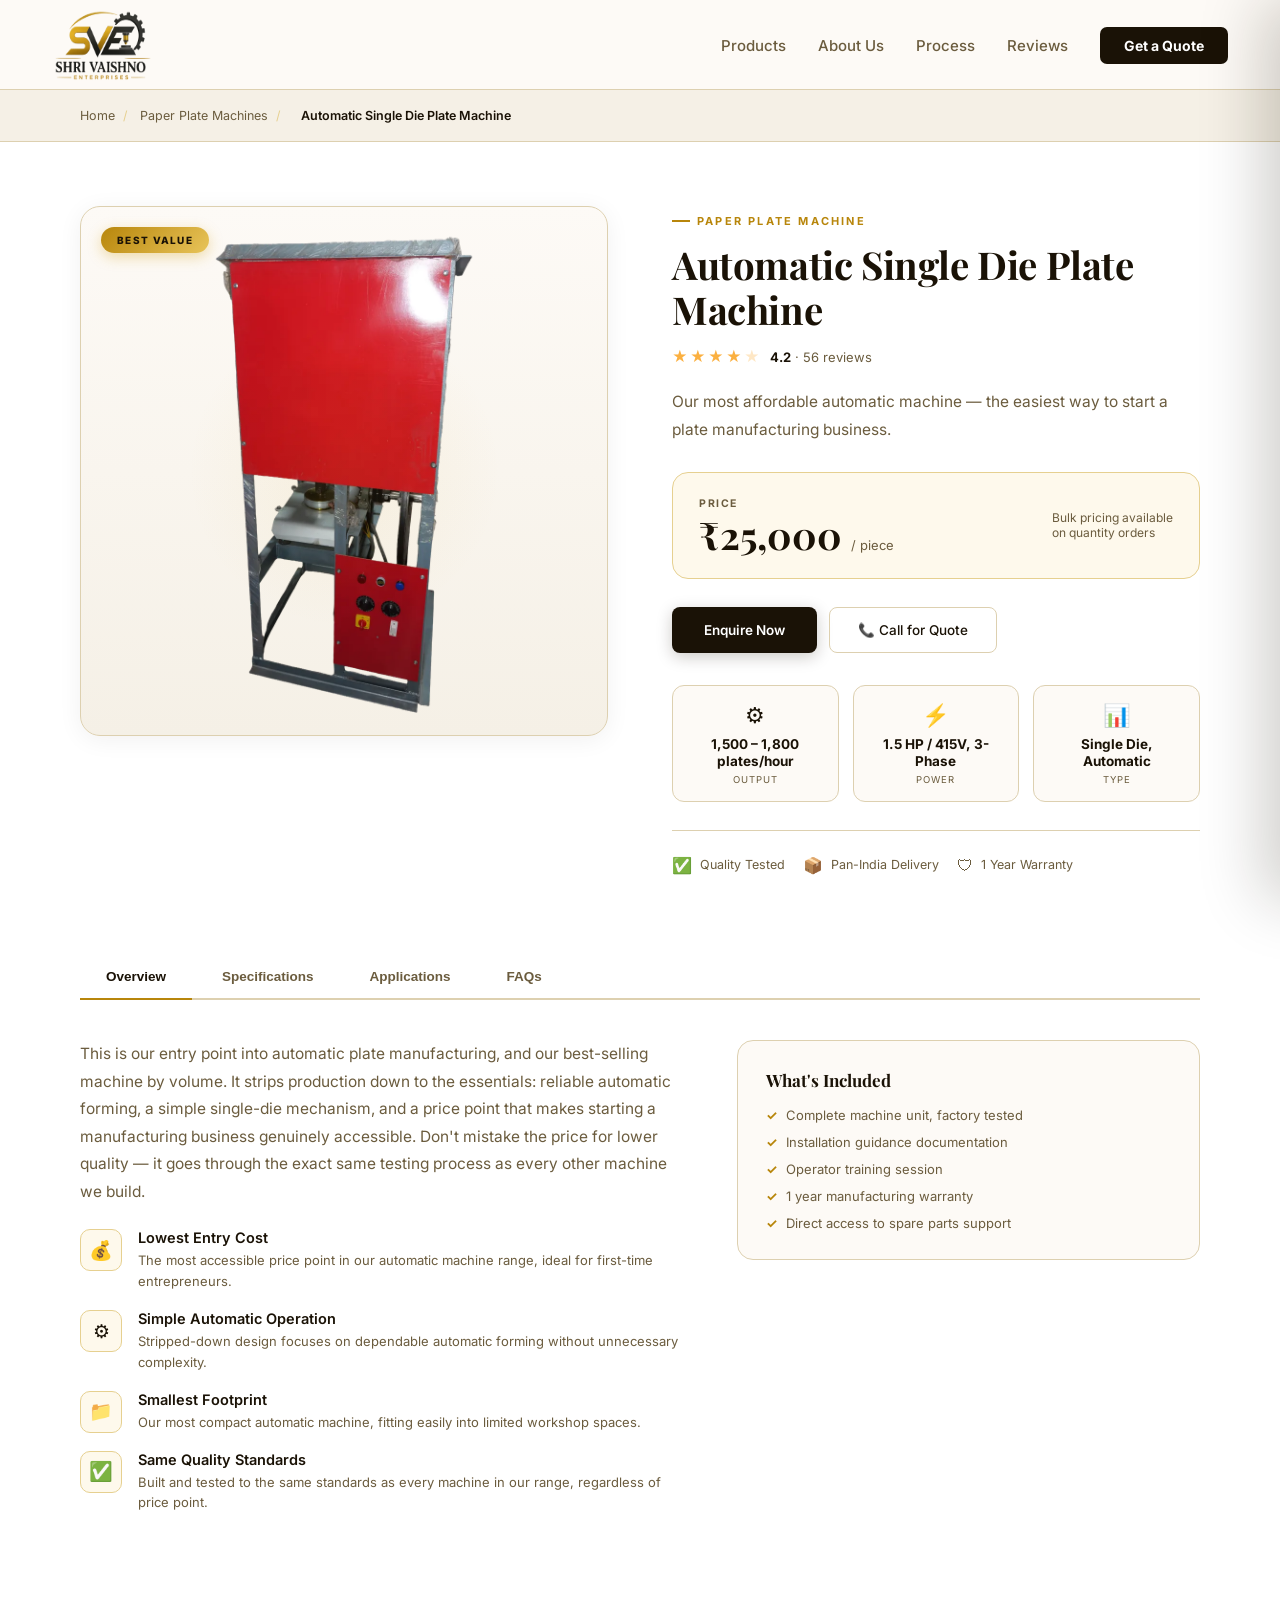
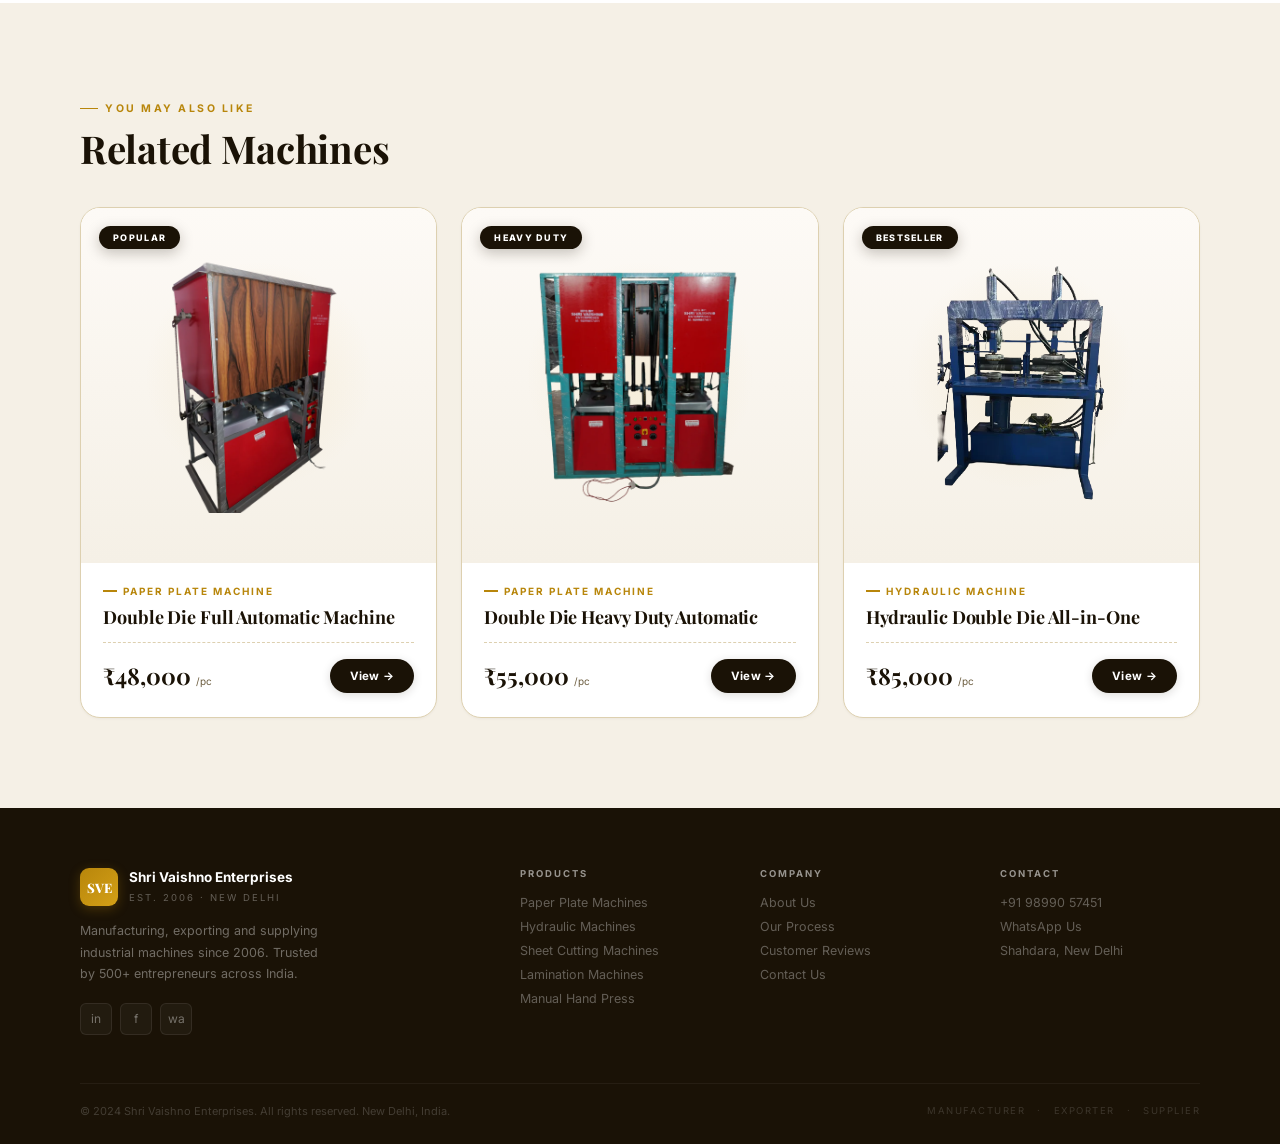
<file: products/automatic-single-die-paper-plate-machine.html>
<!DOCTYPE html>
<html lang='en'>
<head>
<meta charset='UTF-8'/>
<meta name='viewport' content='width=device-width,initial-scale=1.0'/>
<title>Automatic Single Die Plate Machine &ndash; &#8377;25,000 | Shri Vaishno Enterprises</title>
<meta name='description' content='Our most affordable automatic machine &mdash; the easiest way to start a plate manufacturing business.'/>
<link href='https://fonts.googleapis.com/css2?family=Playfair+Display:wght@600;700;800&family=Inter:wght@300;400;500;600;700&display=swap' rel='stylesheet'/>
<link rel='stylesheet' href='../css/style.css'/>
</head>
<body>

<nav id='topnav'>
  <a href='/' class='nbrand'>
    <img src="../images/gallery/sve-logo.png" alt="" class="logo-img">
  </a>
  <ul class='nlinks'>
    <li><a href='../index.html#categories'>Products</a></li>
    <li><a href='../index.html#about'>About Us</a></li>
    <li><a href='../index.html#process'>Process</a></li>
    <li><a href='../index.html#reviews'>Reviews</a></li>
    <li><a href='../index.html#contact' class='ncta'>Get a Quote</a></li>
  </ul>
  <button id='nhbtn' class='nhbtn' aria-label='Open menu'><span></span><span></span><span></span></button>
</nav>

<div id='mnavOverlay' class='mnav-overlay'></div>
<aside id='mnav' class='mnav'>
  <div class='mnav-top'>
    <div class='mnav-brand'></div>
    <button id='mnavClose' class='mnav-close' aria-label='Close menu'>&times;</button>
  </div>
  <ul id='mnavLinks' class='mnav-links'></ul>
  <div class='mnav-foot'>Est. 2006 &middot; New Delhi</div>
</aside>
<script>
(function(){
  var topnav=document.getElementById('topnav');
  var hbtn=document.getElementById('nhbtn');
  var overlay=document.getElementById('mnavOverlay');
  var mnav=document.getElementById('mnav');
  var closeBtn=document.getElementById('mnavClose');
  var linksList=document.getElementById('mnavLinks');
  var brandBox=mnav.querySelector('.mnav-brand');
  var brandSrc=topnav.querySelector('.nbrand');
  if(brandSrc){brandBox.innerHTML=brandSrc.innerHTML;}
  var srcLinks=topnav.querySelectorAll('.nlinks > li');
  for(var i=0;i<srcLinks.length;i++){
    var a=srcLinks[i].querySelector('a');
    var li=document.createElement('li');
    var ac=document.createElement('a');
    ac.href=a.getAttribute('href');
    ac.textContent=a.textContent;
    if(a.classList.contains('ncta')){ac.className='mnav-cta';}
    li.appendChild(ac);
    linksList.appendChild(li);
  }
  function openNav(){document.body.classList.add('mnav-open');}
  function closeNav(){document.body.classList.remove('mnav-open');}
  hbtn.addEventListener('click',openNav);
  closeBtn.addEventListener('click',closeNav);
  overlay.addEventListener('click',closeNav);
  linksList.addEventListener('click',function(e){if(e.target.tagName==='A'){closeNav();}});
  document.addEventListener('keydown',function(e){if(e.key==='Escape'){closeNav();}});
})();
</script>


<div class='breadcrumb'>
  <a href='../index.html'>Home</a><span>/</span>
  <a href='../index.html#categories'>Paper Plate Machines</a><span>/</span>
  <span class='current'>Automatic Single Die Plate Machine</span>
</div>

<section class='pd-hero'>
  <div class='pd-grid'>
    <div class='pd-gallery'>
      <div class='pd-mainimg'>
        <div class='pd-mainimg-inner' style="background-image:url('../images/products/automatic-single-die-paper-plate-making-machine.webp')"></div>
        <div class='pd-badge-row'><div class='pd-badge gold'>Best Value</div></div>
      </div>
    </div>
    <div class='pd-info'>
      <div class='pd-cat'>Paper Plate Machine</div>
      <h1 class='pd-title'>Automatic Single Die Plate Machine</h1>
      <div class='pd-rating-row'>
        <div class='pd-stars'><span>&#9733;</span><span>&#9733;</span><span>&#9733;</span><span>&#9733;</span><span style='opacity:0.3'>&#9733;</span></div>
        <div class='pd-rating-text'><strong>4.2</strong> &middot; 56 reviews</div>
      </div>
      <p class='pd-desc'>Our most affordable automatic machine &mdash; the easiest way to start a plate manufacturing business.</p>
      <div class='pd-price-box'>
  <div>
    <div class='pd-price-label'>Price</div>
    <div class='pd-price-amt'>&#8377;25,000 <span>/ piece</span></div>
  </div>
  <div class='pd-moq'>Bulk pricing available<br>on quantity orders</div>
</div>
      <div class='pd-cta-row'>
        <a href='#' class='btnink js-enquire'>Enquire Now</a>
        <a href='tel:+919899057451' class='btnout'>&#128222; Call for Quote</a>
      </div>
      <div class='pd-quickspecs'><div class='pd-qs-item'><div class='pd-qs-ico'>&#9881;</div><div class='pd-qs-val'>1,500 &ndash; 1,800 plates/hour</div><div class='pd-qs-lbl'>Output</div></div><div class='pd-qs-item'><div class='pd-qs-ico'>&#9889;</div><div class='pd-qs-val'>1.5 HP / 415V, 3-Phase</div><div class='pd-qs-lbl'>Power</div></div><div class='pd-qs-item'><div class='pd-qs-ico'>&#128202;</div><div class='pd-qs-val'>Single Die, Automatic</div><div class='pd-qs-lbl'>Type</div></div></div>
      <div class='pd-trustrow'>
        <div class='pd-trust-item'><span>&#9989;</span> Quality Tested</div>
        <div class='pd-trust-item'><span>&#128230;</span> Pan-India Delivery</div>
        <div class='pd-trust-item'><span>&#128737;</span> 1 Year Warranty</div>
      </div>
    </div>
  </div>
</section>

<section class='pd-tabsec'>
  <div class='pd-tabnav'>
    <button class='pd-tabbtn on' data-tab='tab-overview'>Overview</button>
    <button class='pd-tabbtn' data-tab='tab-specs'>Specifications</button>
    <button class='pd-tabbtn' data-tab='tab-apps'>Applications</button>
    <button class='pd-tabbtn' data-tab='tab-faq'>FAQs</button>
  </div>

  <div id='tab-overview' class='pd-tabpanel on'>
    <div class='pd-overview'>
      <div>
        <p class='secp' style='max-width:100%;margin-bottom:8px'>This is our entry point into automatic plate manufacturing, and our best-selling machine by volume. It strips production down to the essentials: reliable automatic forming, a simple single-die mechanism, and a price point that makes starting a manufacturing business genuinely accessible. Don't mistake the price for lower quality &mdash; it goes through the exact same testing process as every other machine we build.</p>
        <div class='pd-feat-list'><div class='pd-feat-row'><div class='pd-feat-ico'>&#128176;</div><div><h4>Lowest Entry Cost</h4><p>The most accessible price point in our automatic machine range, ideal for first-time entrepreneurs.</p></div></div><div class='pd-feat-row'><div class='pd-feat-ico'>&#9881;</div><div><h4>Simple Automatic Operation</h4><p>Stripped-down design focuses on dependable automatic forming without unnecessary complexity.</p></div></div><div class='pd-feat-row'><div class='pd-feat-ico'>&#128193;</div><div><h4>Smallest Footprint</h4><p>Our most compact automatic machine, fitting easily into limited workshop spaces.</p></div></div><div class='pd-feat-row'><div class='pd-feat-ico'>&#9989;</div><div><h4>Same Quality Standards</h4><p>Built and tested to the same standards as every machine in our range, regardless of price point.</p></div></div></div>
      </div>
      <div class='pd-sidebox'>
        <h4>What's Included</h4>
        <ul>
          <li>Complete machine unit, factory tested</li>
          <li>Installation guidance documentation</li>
          <li>Operator training session</li>
          <li>1 year manufacturing warranty</li>
          <li>Direct access to spare parts support</li>
        </ul>
      </div>
    </div>
  </div>

  <div id='tab-specs' class='pd-tabpanel'>
    <div class='pd-spectable-wrap'><table class='pd-spectable'><tr><td>Machine Type</td><td>Single Die, Automatic</td></tr><tr><td>Drive Mechanism</td><td>Belt Drive</td></tr><tr><td>Power Required</td><td>1.5 HP / 415V, 3-Phase</td></tr><tr><td>Production Capacity</td><td>1,500 &ndash; 1,800 plates/hour</td></tr><tr><td>Plate Size Range</td><td>6 inch to 9 inch (die dependent)</td></tr><tr><td>Frame Material</td><td>Mild Steel</td></tr><tr><td>Machine Weight</td><td>Approx. 220 kg</td></tr><tr><td>Dimensions (L&times;W&times;H)</td><td>3.5 ft &times; 3 ft &times; 5 ft</td></tr><tr><td>Warranty</td><td>1 Year on Manufacturing Defects</td></tr></table></div>
  </div>

  <div id='tab-apps' class='pd-tabpanel'>
    <div class='pd-apps-grid'><div class='pd-app-card'><div class='pd-app-ico'>&#127869;</div><h4>Startup Manufacturing</h4><p>The natural starting point for entrepreneurs entering paper plate manufacturing for the first time.</p></div><div class='pd-app-card'><div class='pd-app-ico'>&#127968;</div><h4>Small-Scale & Home Units</h4><p>Compact enough for home-based or very small workshop production.</p></div><div class='pd-app-card'><div class='pd-app-ico'>&#128176;</div><h4>Low-Investment Entry</h4><p>Designed for those testing the market before committing to larger capacity investment.</p></div></div>
  </div>

  <div id='tab-faq' class='pd-tabpanel'>
    <div style='max-width:760px'><div class='pd-faq-item open'>
  <div class='pd-faq-q'><span>Is this a good machine to start a business with no prior experience?</span><span class='pd-faq-q-arrow'>+</span></div>
  <div class='pd-faq-a'><div class='pd-faq-a-inner'>Yes, it's specifically designed as an accessible entry point, and we provide operator training to get you started.</div></div>
</div><div class='pd-faq-item'>
  <div class='pd-faq-q'><span>What's the realistic monthly output?</span><span class='pd-faq-q-arrow'>+</span></div>
  <div class='pd-faq-a'><div class='pd-faq-a-inner'>Running standard single-shift hours, most operators produce enough to fulfil steady small-to-mid scale local orders.</div></div>
</div><div class='pd-faq-item'>
  <div class='pd-faq-q'><span>Can I upgrade to a bigger machine later and reuse this one?</span><span class='pd-faq-q-arrow'>+</span></div>
  <div class='pd-faq-a'><div class='pd-faq-a-inner'>Yes, many of our customers keep this as a secondary machine after upgrading to higher-capacity models.</div></div>
</div><div class='pd-faq-item'>
  <div class='pd-faq-q'><span>What is the minimum order quantity for raw material?</span><span class='pd-faq-q-arrow'>+</span></div>
  <div class='pd-faq-a'><div class='pd-faq-a-inner'>Raw paper reels are sourced separately; we can recommend trusted local suppliers based on your location.</div></div>
</div></div>
  </div>
</section>

<section class='pd-related'>
  <div class='eyebrow'>You May Also Like</div>
  <h2 class='sech' style='margin-bottom:36px'>Related Machines</h2>
  <div class='pgrid' style='grid-template-columns:repeat(3,1fr)'>
    <a href='double-die-full-automatic-machine.html' style='text-decoration:none;color:inherit'>
<div class="pcard"><div class="pimgbox"><div class="pframe"><div class="pimg" style="background-image:url('../images/products/double-die-full-automatic1.webp')"></div></div><div class='pbadge'>Popular</div></div><div class="pbody"><div class="pcat">Paper Plate Machine</div><div class="pname">Double Die Full Automatic Machine</div><div class="pfoot"><div><span class='pprice'>&#8377;48,000</span><span class='punit'> /pc</span></div><span class="pbtn">View &rarr;</span></div></div></div>
</a><a href='double-die-heavy-duty-automatic-machine.html' style='text-decoration:none;color:inherit'>
<div class="pcard"><div class="pimgbox"><div class="pframe"><div class="pimg" style="background-image:url('../images/products/double-die-full-automatic-heavy-duty.webp')"></div></div><div class='pbadge'>Heavy Duty</div></div><div class="pbody"><div class="pcat">Paper Plate Machine</div><div class="pname">Double Die Heavy Duty Automatic</div><div class="pfoot"><div><span class='pprice'>&#8377;55,000</span><span class='punit'> /pc</span></div><span class="pbtn">View &rarr;</span></div></div></div>
</a><a href='hydraulic-double-die-all-in-one-machine.html' style='text-decoration:none;color:inherit'>
<div class="pcard"><div class="pimgbox"><div class="pframe"><div class="pimg" style="background-image:url('../images/products/hydraulic-double-die-full-automatic-machine.webp')"></div></div><div class='pbadge'>Bestseller</div></div><div class="pbody"><div class="pcat">Hydraulic Machine</div><div class="pname">Hydraulic Double Die All-in-One</div><div class="pfoot"><div><span class='pprice'>&#8377;85,000</span><span class='punit'> /pc</span></div><span class="pbtn">View &rarr;</span></div></div></div>
</a>
  </div>
</section>

<footer>
  <div class='ftgrid'>
    <div class='ftbrand'><div style='display:flex;align-items:center;gap:11px'><div class='nlogo' style='width:38px;height:38px;font-size:13px'>SVE</div><div class='nname'><strong style='color:#fff'>Shri Vaishno Enterprises</strong><span style='color:rgba(255,255,255,0.32)'>Est. 2006 &middot; New Delhi</span></div></div><p>Manufacturing, exporting and supplying industrial machines since 2006. Trusted by 500+ entrepreneurs across India.</p><div class='ftsoc'><a href='#' class='fts'>in</a><a href='#' class='fts'>f</a><a href='#' class='fts'>wa</a></div></div>
    <div class='ftcol'><h5>Products</h5><ul><li><a href='../index.html#categories'>Paper Plate Machines</a></li><li><a href='../index.html#categories'>Hydraulic Machines</a></li><li><a href='../index.html#categories'>Sheet Cutting Machines</a></li><li><a href='../index.html#categories'>Lamination Machines</a></li><li><a href='../index.html#categories'>Manual Hand Press</a></li></ul></div>
    <div class='ftcol'><h5>Company</h5><ul><li><a href='../index.html#about'>About Us</a></li><li><a href='../index.html#process'>Our Process</a></li><li><a href='../index.html#reviews'>Customer Reviews</a></li><li><a href='../index.html#contact'>Contact Us</a></li></ul></div>
    <div class='ftcol'><h5>Contact</h5><ul><li><a href='tel:+919899057451'>+91 98990 57451</a></li><li><a href='#'>WhatsApp Us</a></li><li><a href='#'>Shahdara, New Delhi</a></li></ul></div>
  </div>
  <div class='ftdiv'></div>
  <div class='ftbot'><p class='ftcopy'>&copy; 2024 Shri Vaishno Enterprises. All rights reserved. New Delhi, India.</p><div class='ftbs'><span class='ftb'>Manufacturer</span><span class='ftb'>&middot;</span><span class='ftb'>Exporter</span><span class='ftb'>&middot;</span><span class='ftb'>Supplier</span></div></div>
</footer>

<script>
window.addEventListener('scroll',function(){document.getElementById('topnav').classList.toggle('scrolled',scrollY>60);});
document.querySelectorAll('.pd-tabbtn').forEach(function(b){
  b.addEventListener('click',function(){
    document.querySelectorAll('.pd-tabbtn').forEach(function(x){x.classList.remove('on');});
    document.querySelectorAll('.pd-tabpanel').forEach(function(x){x.classList.remove('on');});
    b.classList.add('on');
    document.getElementById(b.dataset.tab).classList.add('on');
  });
});
document.querySelectorAll('.pd-faq-q').forEach(function(q){
  q.addEventListener('click',function(){
    var item=q.parentElement;
    var wasOpen=item.classList.contains('open');
    document.querySelectorAll('.pd-faq-item').forEach(function(i){i.classList.remove('open');});
    if(!wasOpen)item.classList.add('open');
  });
});
document.querySelectorAll('a[href^="#"]').forEach(function(a){
  a.addEventListener('click',function(e){
    var t=document.querySelector(a.getAttribute('href'));
    if(t){e.preventDefault();t.scrollIntoView({behavior:'smooth',block:'start'});}
  });
});
</script>
<script>var ENQUIRY_API='../backend/submit_enquiry.php';</script>
<script src='../js/enquiry-modal.js'></script>
</body>
</html>
</file>
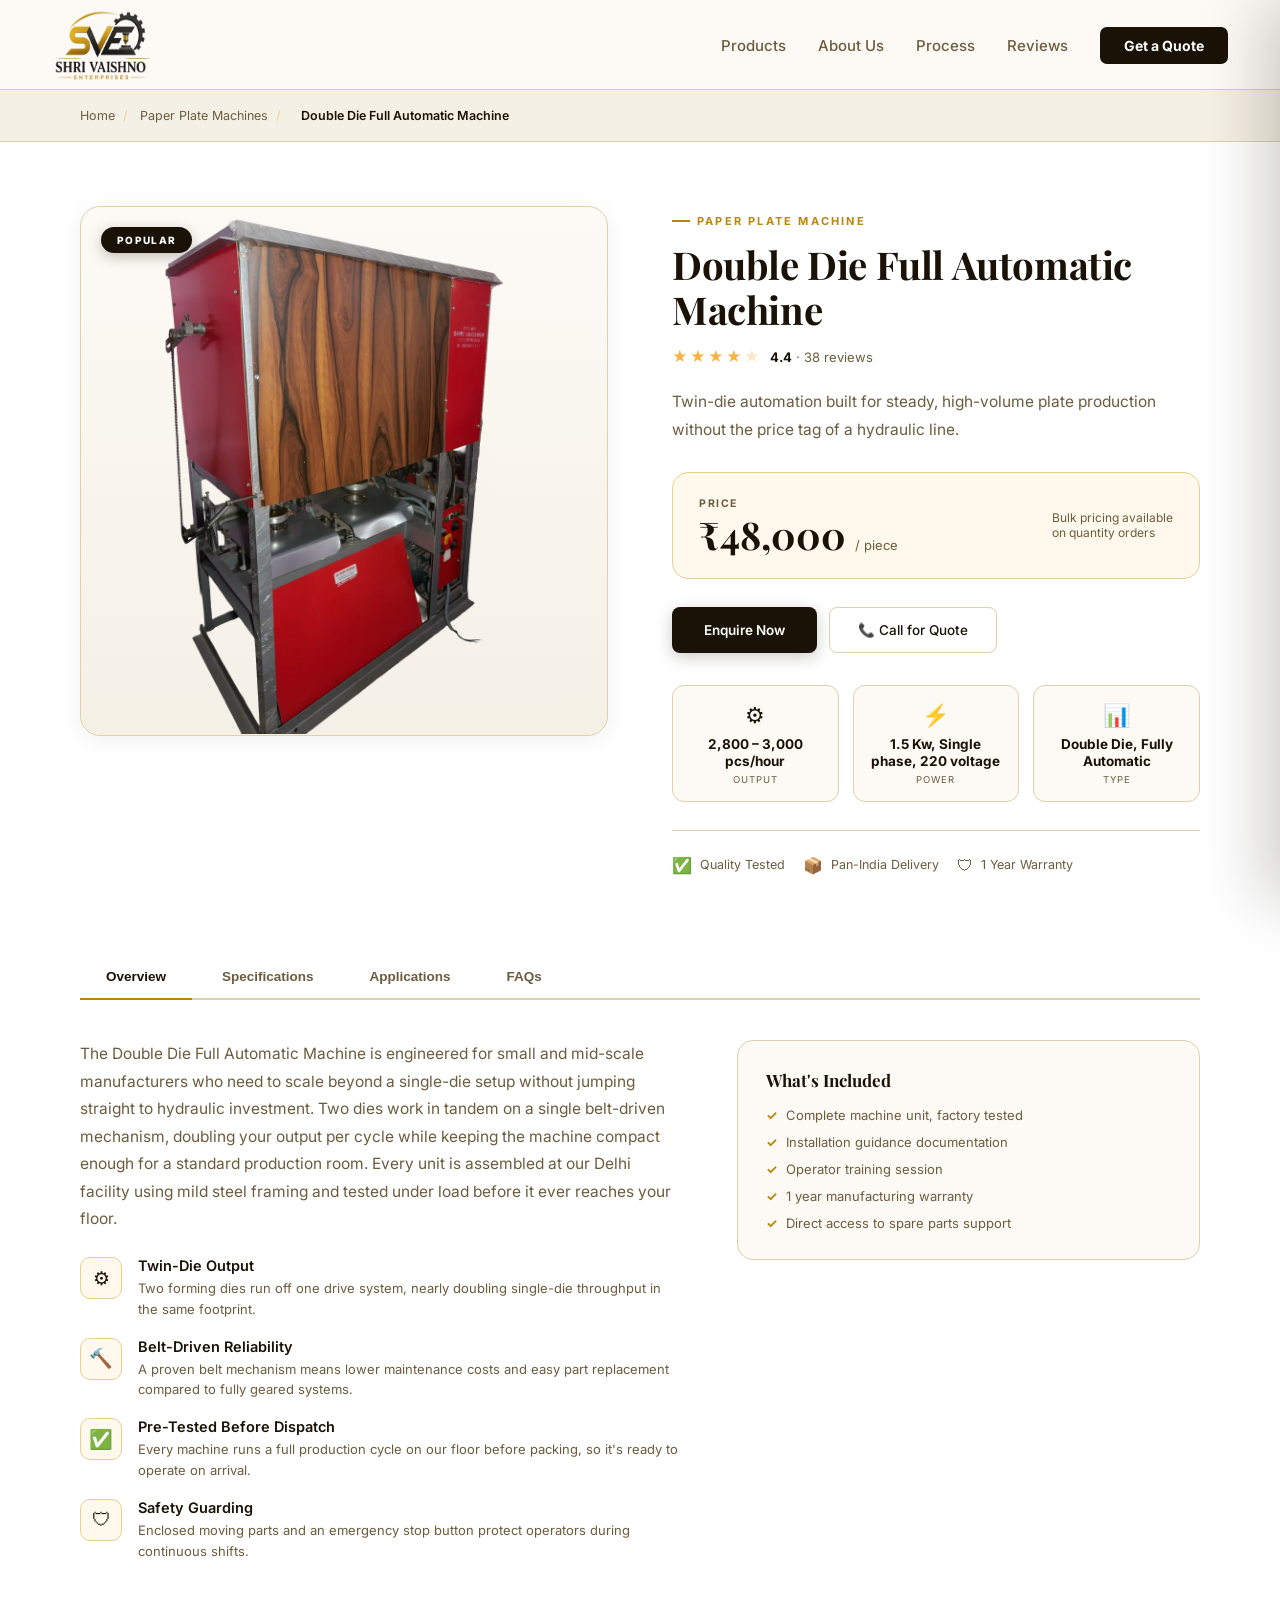
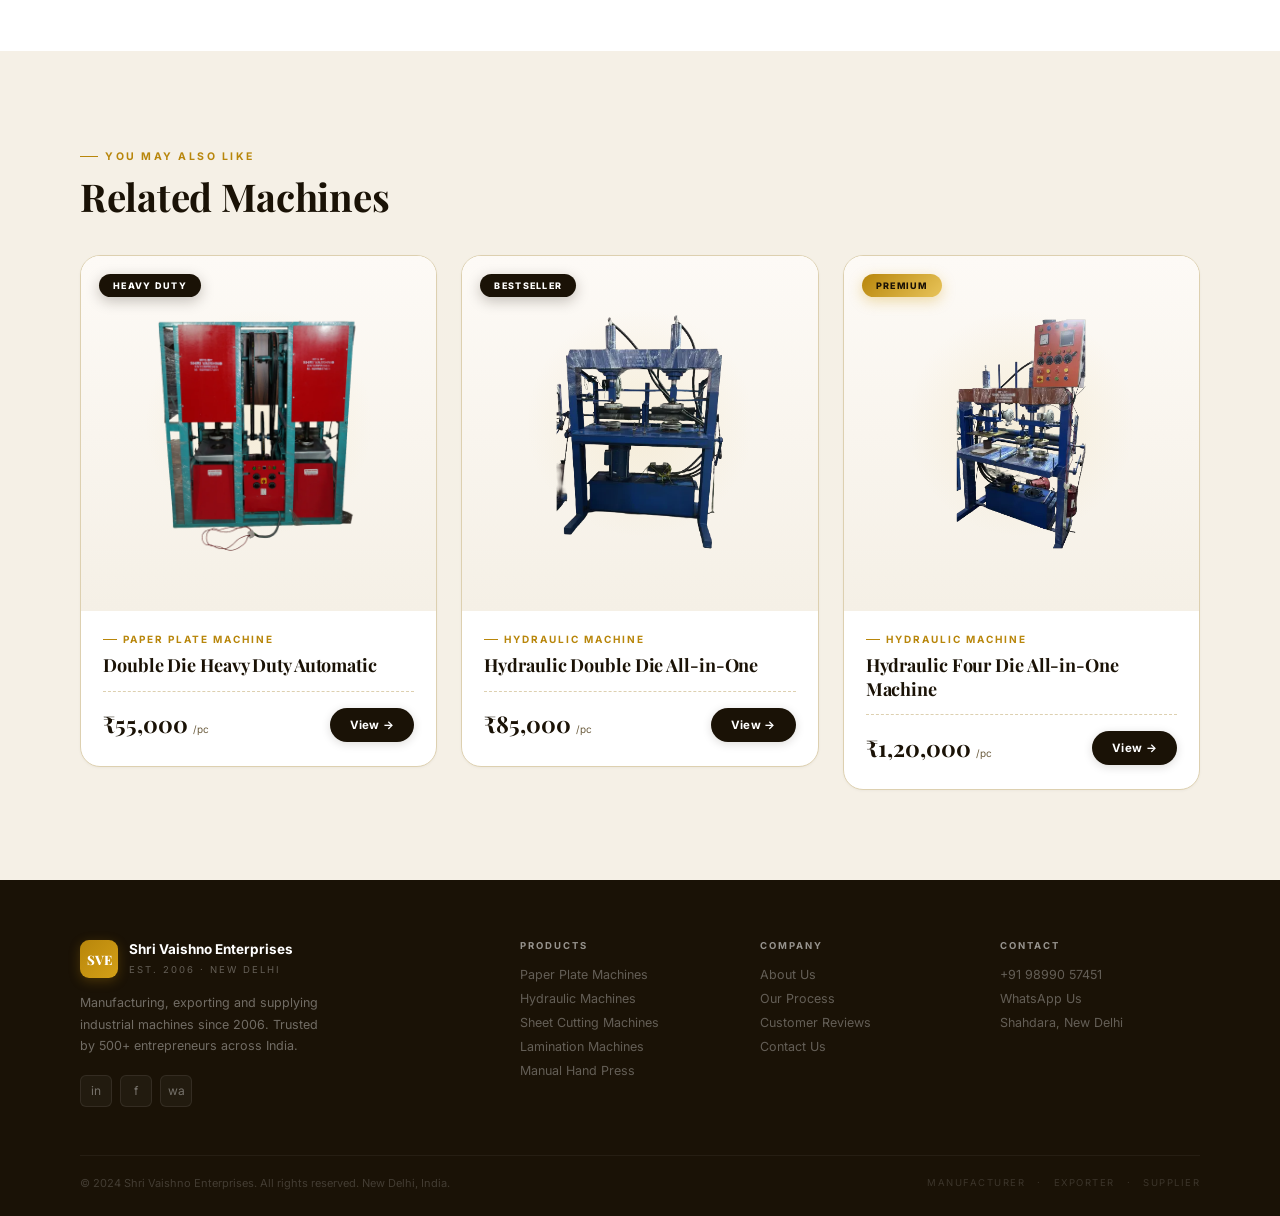
<file: products/double-die-full-automatic-machine.html>
<!DOCTYPE html>
<html lang='en'>
<head>
<meta charset='UTF-8'/>
<meta name='viewport' content='width=device-width,initial-scale=1.0'/>
<title>Double Die Full Automatic Machine &ndash; &#8377;48,000 | Shri Vaishno Enterprises</title>
<meta name='description' content='Twin-die automation built for steady, high-volume plate production without the price tag of a hydraulic line.'/>
<link href='https://fonts.googleapis.com/css2?family=Playfair+Display:wght@600;700;800&family=Inter:wght@300;400;500;600;700&display=swap' rel='stylesheet'/>
<link rel='stylesheet' href='../css/style.css'/>
</head>
<body>

<nav id='topnav'>
  <a href='/' class='nbrand'>
    <img src="../images/gallery/sve-logo.png" alt="" class="logo-img">
  </a>
  <ul class='nlinks'>
    <li><a href='../index.html#categories'>Products</a></li>
    <li><a href='../index.html#about'>About Us</a></li>
    <li><a href='../index.html#process'>Process</a></li>
    <li><a href='../index.html#reviews'>Reviews</a></li>
    <li><a href='../index.html#contact' class='ncta'>Get a Quote</a></li>
  </ul>
  <button id='nhbtn' class='nhbtn' aria-label='Open menu'><span></span><span></span><span></span></button>
</nav>

<div id='mnavOverlay' class='mnav-overlay'></div>
<aside id='mnav' class='mnav'>
  <div class='mnav-top'>
    <div class='mnav-brand'></div>
    <button id='mnavClose' class='mnav-close' aria-label='Close menu'>&times;</button>
  </div>
  <ul id='mnavLinks' class='mnav-links'></ul>
  <div class='mnav-foot'>Est. 2006 &middot; New Delhi</div>
</aside>
<script>
(function(){
  var topnav=document.getElementById('topnav');
  var hbtn=document.getElementById('nhbtn');
  var overlay=document.getElementById('mnavOverlay');
  var mnav=document.getElementById('mnav');
  var closeBtn=document.getElementById('mnavClose');
  var linksList=document.getElementById('mnavLinks');
  var brandBox=mnav.querySelector('.mnav-brand');
  var brandSrc=topnav.querySelector('.nbrand');
  if(brandSrc){brandBox.innerHTML=brandSrc.innerHTML;}
  var srcLinks=topnav.querySelectorAll('.nlinks > li');
  for(var i=0;i<srcLinks.length;i++){
    var a=srcLinks[i].querySelector('a');
    var li=document.createElement('li');
    var ac=document.createElement('a');
    ac.href=a.getAttribute('href');
    ac.textContent=a.textContent;
    if(a.classList.contains('ncta')){ac.className='mnav-cta';}
    li.appendChild(ac);
    linksList.appendChild(li);
  }
  function openNav(){document.body.classList.add('mnav-open');}
  function closeNav(){document.body.classList.remove('mnav-open');}
  hbtn.addEventListener('click',openNav);
  closeBtn.addEventListener('click',closeNav);
  overlay.addEventListener('click',closeNav);
  linksList.addEventListener('click',function(e){if(e.target.tagName==='A'){closeNav();}});
  document.addEventListener('keydown',function(e){if(e.key==='Escape'){closeNav();}});
})();
</script>


<div class='breadcrumb'>
  <a href='../index.html'>Home</a><span>/</span>
  <a href='../index.html#categories'>Paper Plate Machines</a><span>/</span>
  <span class='current'>Double Die Full Automatic Machine</span>
</div>

<section class='pd-hero'>
  <div class='pd-grid'>
    <div class='pd-gallery'>
      <div class='pd-mainimg'>
        <div class='pd-mainimg-inner' style="background-image:url('../images/products/double-die-full-automatic1.webp')"></div>
        <div class='pd-badge-row'><div class='pd-badge'>Popular</div></div>
      </div>
    </div>
    <div class='pd-info'>
      <div class='pd-cat'>Paper Plate Machine</div>
      <h1 class='pd-title'>Double Die Full Automatic Machine</h1>
      <div class='pd-rating-row'>
        <div class='pd-stars'><span>&#9733;</span><span>&#9733;</span><span>&#9733;</span><span>&#9733;</span><span style='opacity:0.3'>&#9733;</span></div>
        <div class='pd-rating-text'><strong>4.4</strong> &middot; 38 reviews</div>
      </div>
      <p class='pd-desc'>Twin-die automation built for steady, high-volume plate production without the price tag of a hydraulic line.</p>
      <div class='pd-price-box'>
  <div>
    <div class='pd-price-label'>Price</div>
    <div class='pd-price-amt'>&#8377;48,000 <span>/ piece</span></div>
  </div>
  <div class='pd-moq'>Bulk pricing available<br>on quantity orders</div>
</div>
      <div class='pd-cta-row'>
        <a href='#' class='btnink js-enquire'>Enquire Now</a>
        <a href='tel:+919899057451' class='btnout'>&#128222; Call for Quote</a>
      </div>
      <div class='pd-quickspecs'><div class='pd-qs-item'><div class='pd-qs-ico'>&#9881;</div><div class='pd-qs-val'>2,800 &ndash; 3,000 pcs/hour</div><div class='pd-qs-lbl'>Output</div></div><div class='pd-qs-item'><div class='pd-qs-ico'>&#9889;</div><div class='pd-qs-val'>1.5 Kw, Single phase, 220 voltage</div><div class='pd-qs-lbl'>Power</div></div><div class='pd-qs-item'><div class='pd-qs-ico'>&#128202;</div><div class='pd-qs-val'>Double Die, Fully Automatic</div><div class='pd-qs-lbl'>Type</div></div></div>
      <div class='pd-trustrow'>
        <div class='pd-trust-item'><span>&#9989;</span> Quality Tested</div>
        <div class='pd-trust-item'><span>&#128230;</span> Pan-India Delivery</div>
        <div class='pd-trust-item'><span>&#128737;</span> 1 Year Warranty</div>
      </div>
    </div>
  </div>
</section>

<section class='pd-tabsec'>
  <div class='pd-tabnav'>
    <button class='pd-tabbtn on' data-tab='tab-overview'>Overview</button>
    <button class='pd-tabbtn' data-tab='tab-specs'>Specifications</button>
    <button class='pd-tabbtn' data-tab='tab-apps'>Applications</button>
    <button class='pd-tabbtn' data-tab='tab-faq'>FAQs</button>
  </div>

  <div id='tab-overview' class='pd-tabpanel on'>
    <div class='pd-overview'>
      <div>
        <p class='secp' style='max-width:100%;margin-bottom:8px'>The Double Die Full Automatic Machine is engineered for small and mid-scale manufacturers who need to scale beyond a single-die setup without jumping straight to hydraulic investment. Two dies work in tandem on a single belt-driven mechanism, doubling your output per cycle while keeping the machine compact enough for a standard production room. Every unit is assembled at our Delhi facility using mild steel framing and tested under load before it ever reaches your floor.</p>
        <div class='pd-feat-list'><div class='pd-feat-row'><div class='pd-feat-ico'>&#9881;</div><div><h4>Twin-Die Output</h4><p>Two forming dies run off one drive system, nearly doubling single-die throughput in the same footprint.</p></div></div><div class='pd-feat-row'><div class='pd-feat-ico'>&#128296;</div><div><h4>Belt-Driven Reliability</h4><p>A proven belt mechanism means lower maintenance costs and easy part replacement compared to fully geared systems.</p></div></div><div class='pd-feat-row'><div class='pd-feat-ico'>&#9989;</div><div><h4>Pre-Tested Before Dispatch</h4><p>Every machine runs a full production cycle on our floor before packing, so it's ready to operate on arrival.</p></div></div><div class='pd-feat-row'><div class='pd-feat-ico'>&#128737;</div><div><h4>Safety Guarding</h4><p>Enclosed moving parts and an emergency stop button protect operators during continuous shifts.</p></div></div></div>
      </div>
      <div class='pd-sidebox'>
        <h4>What's Included</h4>
        <ul>
          <li>Complete machine unit, factory tested</li>
          <li>Installation guidance documentation</li>
          <li>Operator training session</li>
          <li>1 year manufacturing warranty</li>
          <li>Direct access to spare parts support</li>
        </ul>
      </div>
    </div>
  </div>

  <div id='tab-specs' class='pd-tabpanel'>
    <div class='pd-spectable-wrap'><table class='pd-spectable'><tr><td>Machine Type</td><td>Double Die, Fully Automatic</td></tr><tr><td>Drive Mechanism</td><td>Belt Drive</td></tr><tr><td>Power Required</td><td>1.5 Kw, Single phase, 220 voltage</td></tr><tr><td>Production Capacity</td><td>2,800 &ndash; 3,000 plates/hour</td></tr><tr><td>Plate Size Range</td><td>6 inch to 12 inch (die dependent)</td></tr><tr><td>Frame Material</td><td>Mild Steel, Powder Coated</td></tr><tr><td>Machine Weight</td><td>Approx. 450 kg</td></tr><tr><td>Dimensions (L&times;W&times;H)</td><td>5.5 ft &times; 4 ft &times; 6 ft</td></tr><tr><td>Warranty</td><td>1 Year on Manufacturing Defects</td></tr></table></div>
  </div>

  <div id='tab-apps' class='pd-tabpanel'>
    <div class='pd-apps-grid'><div class='pd-app-card'><div class='pd-app-ico'>&#127869;</div><h4>Disposable Plate Units</h4><p>Ideal for small disposable tableware businesses producing for local catering and events.</p></div><div class='pd-app-card'><div class='pd-app-ico'>&#127981;</div><h4>Contract Manufacturing</h4><p>Suited to job-work setups supplying plates to wholesalers and distributors.</p></div><div class='pd-app-card'><div class='pd-app-ico'>&#128722;</div><h4>Retail Supply Chains</h4><p>Scales comfortably to meet recurring orders from kirana and grocery distribution networks.</p></div></div>
  </div>

  <div id='tab-faq' class='pd-tabpanel'>
    <div style='max-width:760px'><div class='pd-faq-item open'>
  <div class='pd-faq-q'><span>What raw material does this machine use?</span><span class='pd-faq-q-arrow'>+</span></div>
  <div class='pd-faq-a'><div class='pd-faq-a-inner'>It runs on standard disposable-grade paper reels or pre-cut sheets, the same input used across our full plate machine range.</div></div>
</div><div class='pd-faq-item'>
  <div class='pd-faq-q'><span>Can I change the plate size later?</span><span class='pd-faq-q-arrow'>+</span></div>
  <div class='pd-faq-a'><div class='pd-faq-a-inner'>Yes &mdash; dies are interchangeable. We can supply additional die sets sized to your requirement at an extra cost.</div></div>
</div><div class='pd-faq-item'>
  <div class='pd-faq-q'><span>Does it need a 3-phase power connection?</span><span class='pd-faq-q-arrow'>+</span></div>
  <div class='pd-faq-a'><div class='pd-faq-a-inner'>Yes, this model requires a 415V 3-phase supply. We can advise on the exact electrical setup before installation.</div></div>
</div><div class='pd-faq-item'>
  <div class='pd-faq-q'><span>Is installation support included?</span><span class='pd-faq-q-arrow'>+</span></div>
  <div class='pd-faq-a'><div class='pd-faq-a-inner'>We provide installation guidance and operator training as part of every machine delivery.</div></div>
</div></div>
  </div>
</section>

<section class='pd-related'>
  <div class='eyebrow'>You May Also Like</div>
  <h2 class='sech' style='margin-bottom:36px'>Related Machines</h2>
  <div class='pgrid' style='grid-template-columns:repeat(3,1fr)'>
    <a href='double-die-heavy-duty-automatic-machine.html' style='text-decoration:none;color:inherit'>
<div class="pcard"><div class="pimgbox"><div class="pframe"><div class="pimg" style="background-image:url('../images/products/double-die-full-automatic-heavy-duty.webp')"></div></div><div class='pbadge'>Heavy Duty</div></div><div class="pbody"><div class="pcat">Paper Plate Machine</div><div class="pname">Double Die Heavy Duty Automatic</div><div class="pfoot"><div><span class='pprice'>&#8377;55,000</span><span class='punit'> /pc</span></div><span class="pbtn">View &rarr;</span></div></div></div>
</a><a href='hydraulic-double-die-all-in-one-machine.html' style='text-decoration:none;color:inherit'>
<div class="pcard"><div class="pimgbox"><div class="pframe"><div class="pimg" style="background-image:url('../images/products/hydraulic-double-die-full-automatic-machine.webp')"></div></div><div class='pbadge'>Bestseller</div></div><div class="pbody"><div class="pcat">Hydraulic Machine</div><div class="pname">Hydraulic Double Die All-in-One</div><div class="pfoot"><div><span class='pprice'>&#8377;85,000</span><span class='punit'> /pc</span></div><span class="pbtn">View &rarr;</span></div></div></div>
</a><a href='hydraulic-four-die-all-in-one-machine.html' style='text-decoration:none;color:inherit'>
<div class="pcard"><div class="pimgbox"><div class="pframe"><div class="pimg" style="background-image:url('../images/products/hydraulic-four-die-all-in-one-machine.webp')"></div></div><div class='pbadge gold'>Premium</div></div><div class="pbody"><div class="pcat">Hydraulic Machine</div><div class="pname">Hydraulic Four Die All-in-One Machine</div><div class="pfoot"><div><span class='pprice'>&#8377;1,20,000</span><span class='punit'> /pc</span></div><span class="pbtn">View &rarr;</span></div></div></div>
</a>
  </div>
</section>

<footer>
  <div class='ftgrid'>
    <div class='ftbrand'><div style='display:flex;align-items:center;gap:11px'><div class='nlogo' style='width:38px;height:38px;font-size:13px'>SVE</div><div class='nname'><strong style='color:#fff'>Shri Vaishno Enterprises</strong><span style='color:rgba(255,255,255,0.32)'>Est. 2006 &middot; New Delhi</span></div></div><p>Manufacturing, exporting and supplying industrial machines since 2006. Trusted by 500+ entrepreneurs across India.</p><div class='ftsoc'><a href='#' class='fts'>in</a><a href='#' class='fts'>f</a><a href='#' class='fts'>wa</a></div></div>
    <div class='ftcol'><h5>Products</h5><ul><li><a href='../index.html#categories'>Paper Plate Machines</a></li><li><a href='../index.html#categories'>Hydraulic Machines</a></li><li><a href='../index.html#categories'>Sheet Cutting Machines</a></li><li><a href='../index.html#categories'>Lamination Machines</a></li><li><a href='../index.html#categories'>Manual Hand Press</a></li></ul></div>
    <div class='ftcol'><h5>Company</h5><ul><li><a href='../index.html#about'>About Us</a></li><li><a href='../index.html#process'>Our Process</a></li><li><a href='../index.html#reviews'>Customer Reviews</a></li><li><a href='../index.html#contact'>Contact Us</a></li></ul></div>
    <div class='ftcol'><h5>Contact</h5><ul><li><a href='tel:+919899057451'>+91 98990 57451</a></li><li><a href='#'>WhatsApp Us</a></li><li><a href='#'>Shahdara, New Delhi</a></li></ul></div>
  </div>
  <div class='ftdiv'></div>
  <div class='ftbot'><p class='ftcopy'>&copy; 2024 Shri Vaishno Enterprises. All rights reserved. New Delhi, India.</p><div class='ftbs'><span class='ftb'>Manufacturer</span><span class='ftb'>&middot;</span><span class='ftb'>Exporter</span><span class='ftb'>&middot;</span><span class='ftb'>Supplier</span></div></div>
</footer>

<script>
window.addEventListener('scroll',function(){document.getElementById('topnav').classList.toggle('scrolled',scrollY>60);});
document.querySelectorAll('.pd-tabbtn').forEach(function(b){
  b.addEventListener('click',function(){
    document.querySelectorAll('.pd-tabbtn').forEach(function(x){x.classList.remove('on');});
    document.querySelectorAll('.pd-tabpanel').forEach(function(x){x.classList.remove('on');});
    b.classList.add('on');
    document.getElementById(b.dataset.tab).classList.add('on');
  });
});
document.querySelectorAll('.pd-faq-q').forEach(function(q){
  q.addEventListener('click',function(){
    var item=q.parentElement;
    var wasOpen=item.classList.contains('open');
    document.querySelectorAll('.pd-faq-item').forEach(function(i){i.classList.remove('open');});
    if(!wasOpen)item.classList.add('open');
  });
});
document.querySelectorAll('a[href^="#"]').forEach(function(a){
  a.addEventListener('click',function(e){
    var t=document.querySelector(a.getAttribute('href'));
    if(t){e.preventDefault();t.scrollIntoView({behavior:'smooth',block:'start'});}
  });
});
</script>
<script>var ENQUIRY_API='../backend/submit_enquiry.php';</script>
<script src='../js/enquiry-modal.js'></script>
</body>
</html>
</file>
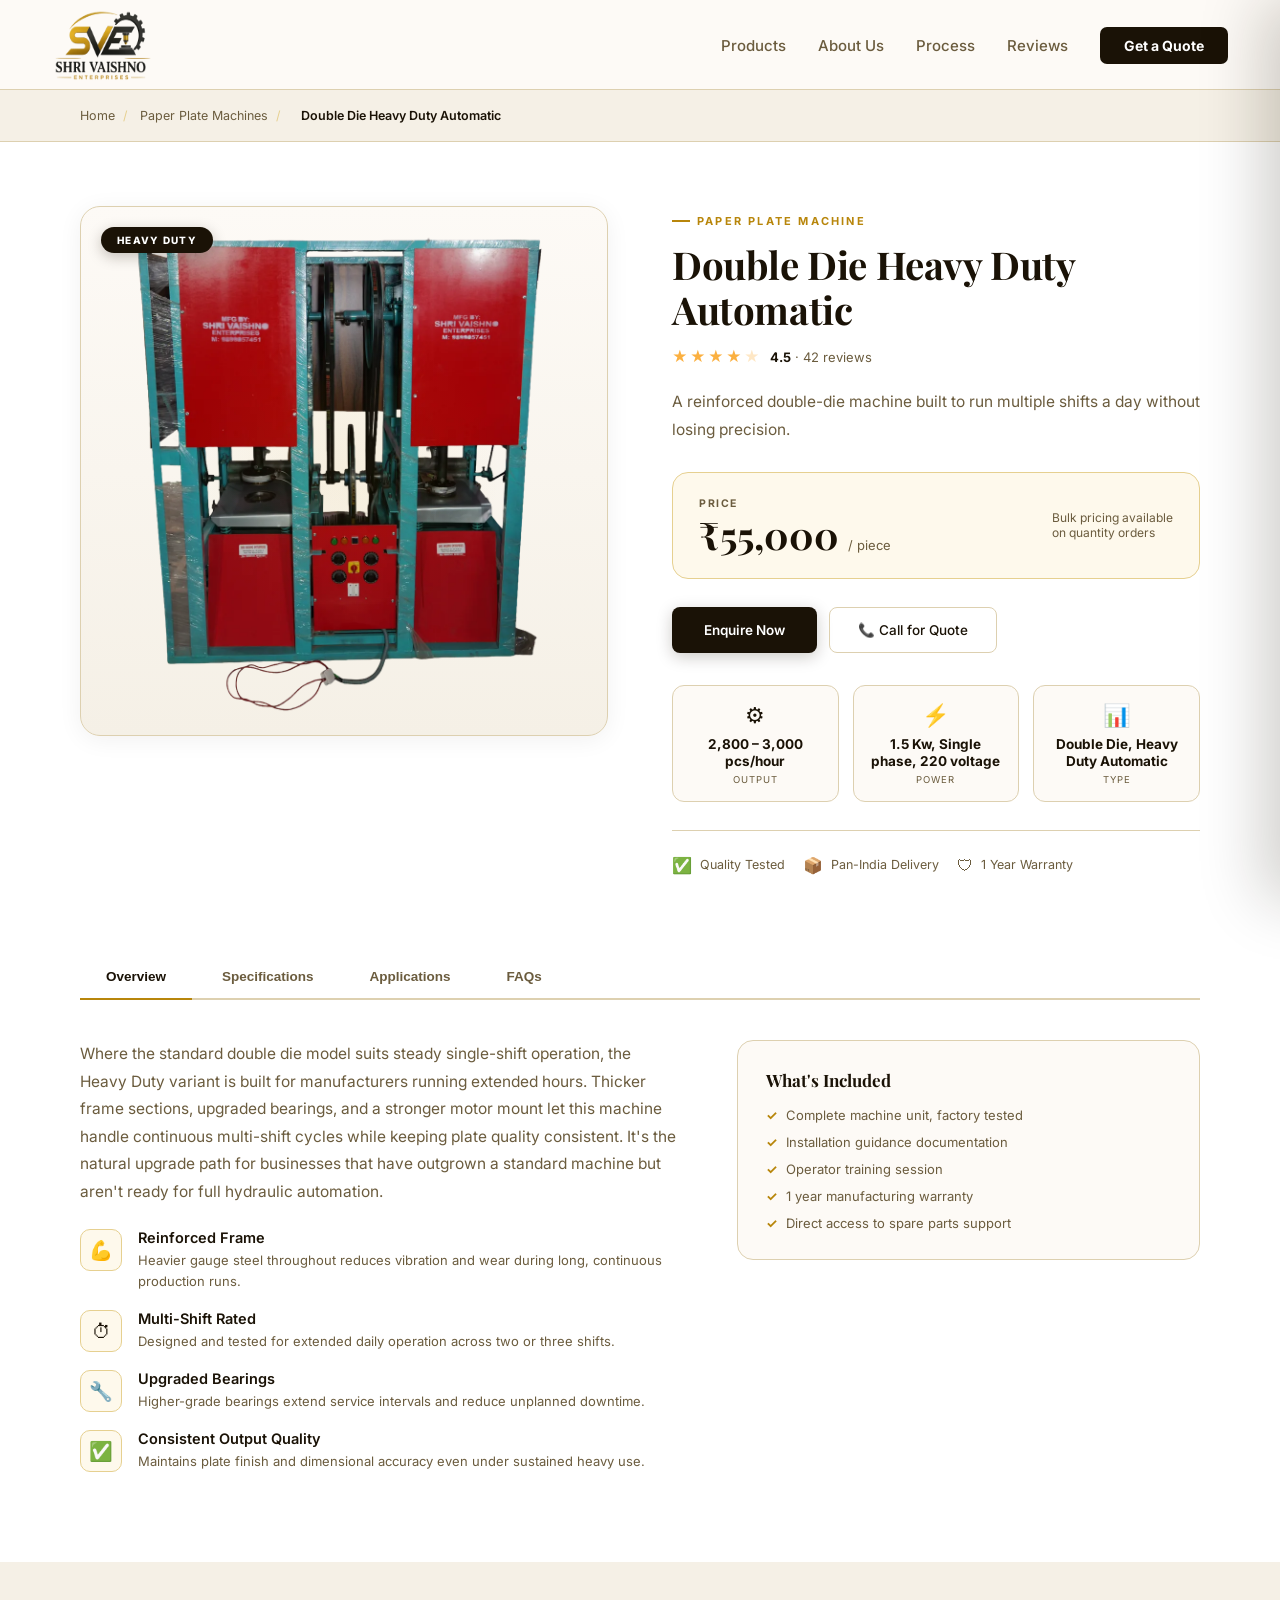
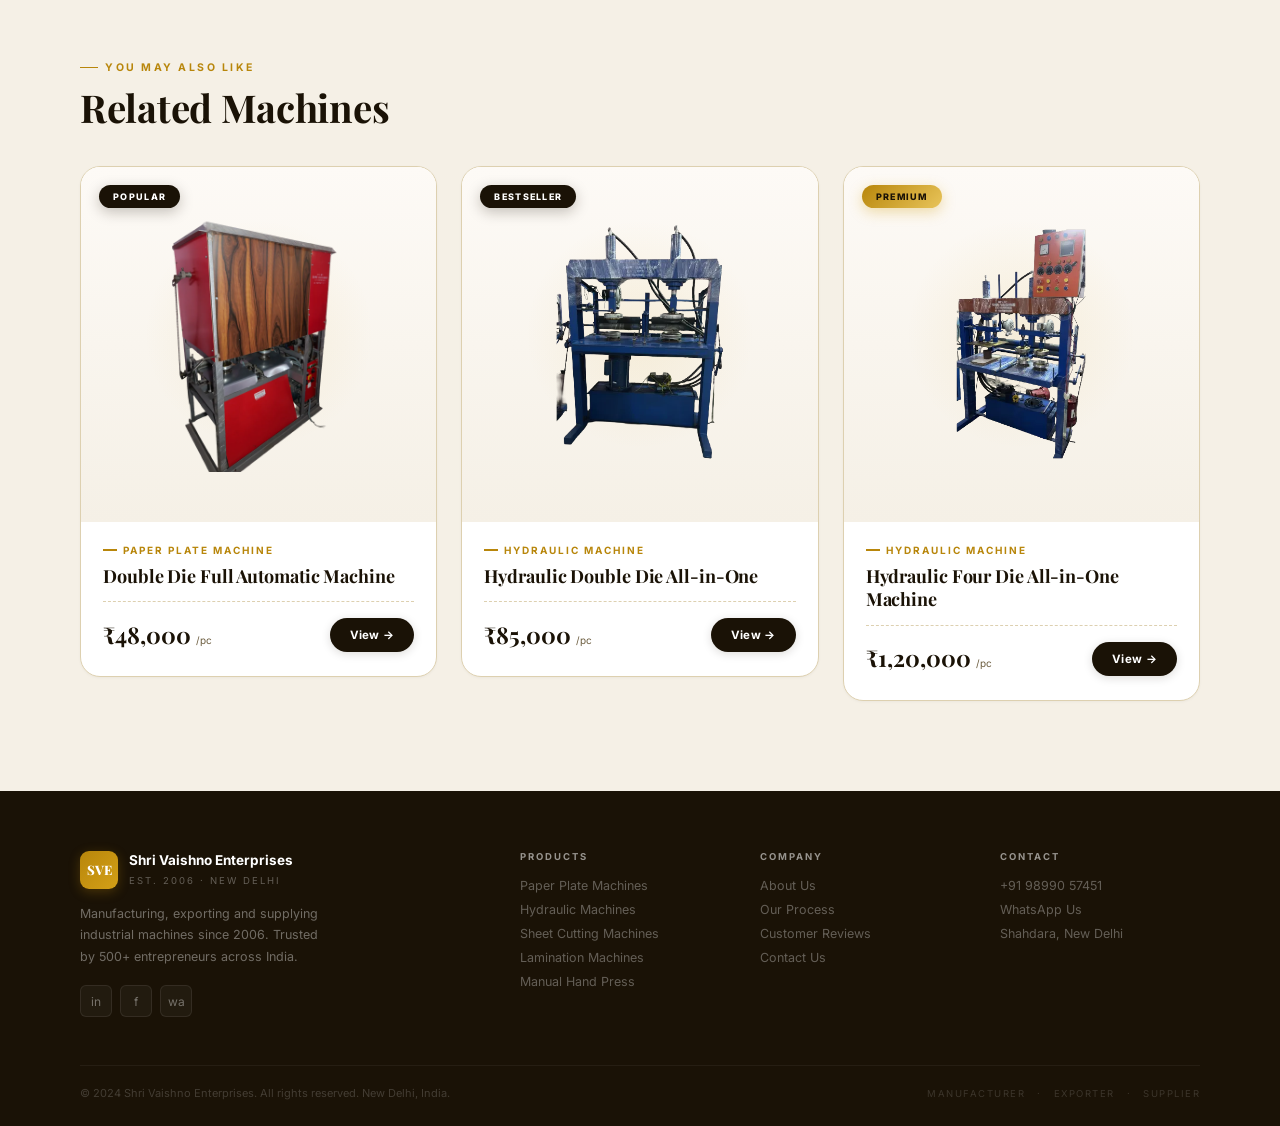
<file: products/double-die-heavy-duty-automatic-machine.html>
<!DOCTYPE html>
<html lang='en'>
<head>
<meta charset='UTF-8'/>
<meta name='viewport' content='width=device-width,initial-scale=1.0'/>
<title>Double Die Heavy Duty Automatic &ndash; &#8377;55,000 | Shri Vaishno Enterprises</title>
<meta name='description' content='A reinforced double-die machine built to run multiple shifts a day without losing precision.'/>
<link href='https://fonts.googleapis.com/css2?family=Playfair+Display:wght@600;700;800&family=Inter:wght@300;400;500;600;700&display=swap' rel='stylesheet'/>
<link rel='stylesheet' href='../css/style.css'/>
</head>
<body>

<nav id='topnav'>
  <a href='/' class='nbrand'>
    <img src="../images/gallery/sve-logo.png" alt="" class="logo-img">
  </a>
  <ul class='nlinks'>
    <li><a href='../index.html#categories'>Products</a></li>
    <li><a href='../index.html#about'>About Us</a></li>
    <li><a href='../index.html#process'>Process</a></li>
    <li><a href='../index.html#reviews'>Reviews</a></li>
    <li><a href='../index.html#contact' class='ncta'>Get a Quote</a></li>
  </ul>
  <button id='nhbtn' class='nhbtn' aria-label='Open menu'><span></span><span></span><span></span></button>
</nav>

<div id='mnavOverlay' class='mnav-overlay'></div>
<aside id='mnav' class='mnav'>
  <div class='mnav-top'>
    <div class='mnav-brand'></div>
    <button id='mnavClose' class='mnav-close' aria-label='Close menu'>&times;</button>
  </div>
  <ul id='mnavLinks' class='mnav-links'></ul>
  <div class='mnav-foot'>Est. 2006 &middot; New Delhi</div>
</aside>
<script>
(function(){
  var topnav=document.getElementById('topnav');
  var hbtn=document.getElementById('nhbtn');
  var overlay=document.getElementById('mnavOverlay');
  var mnav=document.getElementById('mnav');
  var closeBtn=document.getElementById('mnavClose');
  var linksList=document.getElementById('mnavLinks');
  var brandBox=mnav.querySelector('.mnav-brand');
  var brandSrc=topnav.querySelector('.nbrand');
  if(brandSrc){brandBox.innerHTML=brandSrc.innerHTML;}
  var srcLinks=topnav.querySelectorAll('.nlinks > li');
  for(var i=0;i<srcLinks.length;i++){
    var a=srcLinks[i].querySelector('a');
    var li=document.createElement('li');
    var ac=document.createElement('a');
    ac.href=a.getAttribute('href');
    ac.textContent=a.textContent;
    if(a.classList.contains('ncta')){ac.className='mnav-cta';}
    li.appendChild(ac);
    linksList.appendChild(li);
  }
  function openNav(){document.body.classList.add('mnav-open');}
  function closeNav(){document.body.classList.remove('mnav-open');}
  hbtn.addEventListener('click',openNav);
  closeBtn.addEventListener('click',closeNav);
  overlay.addEventListener('click',closeNav);
  linksList.addEventListener('click',function(e){if(e.target.tagName==='A'){closeNav();}});
  document.addEventListener('keydown',function(e){if(e.key==='Escape'){closeNav();}});
})();
</script>


<div class='breadcrumb'>
  <a href='../index.html'>Home</a><span>/</span>
  <a href='../index.html#categories'>Paper Plate Machines</a><span>/</span>
  <span class='current'>Double Die Heavy Duty Automatic</span>
</div>

<section class='pd-hero'>
  <div class='pd-grid'>
    <div class='pd-gallery'>
      <div class='pd-mainimg'>
        <div class='pd-mainimg-inner' style="background-image:url('../images/products/double-die-full-automatic-heavy-duty.webp')"></div>
        <div class='pd-badge-row'><div class='pd-badge'>Heavy Duty</div></div>
      </div>
    </div>
    <div class='pd-info'>
      <div class='pd-cat'>Paper Plate Machine</div>
      <h1 class='pd-title'>Double Die Heavy Duty Automatic</h1>
      <div class='pd-rating-row'>
        <div class='pd-stars'><span>&#9733;</span><span>&#9733;</span><span>&#9733;</span><span>&#9733;</span><span style='opacity:0.3'>&#9733;</span></div>
        <div class='pd-rating-text'><strong>4.5</strong> &middot; 42 reviews</div>
      </div>
      <p class='pd-desc'>A reinforced double-die machine built to run multiple shifts a day without losing precision.</p>
      <div class='pd-price-box'>
  <div>
    <div class='pd-price-label'>Price</div>
    <div class='pd-price-amt'>&#8377;55,000 <span>/ piece</span></div>
  </div>
  <div class='pd-moq'>Bulk pricing available<br>on quantity orders</div>
</div>
      <div class='pd-cta-row'>
        <a href='#' class='btnink js-enquire'>Enquire Now</a>
        <a href='tel:+919899057451' class='btnout'>&#128222; Call for Quote</a>
      </div>
      <div class='pd-quickspecs'><div class='pd-qs-item'><div class='pd-qs-ico'>&#9881;</div><div class='pd-qs-val'>2,800 &ndash; 3,000 pcs/hour</div><div class='pd-qs-lbl'>Output</div></div><div class='pd-qs-item'><div class='pd-qs-ico'>&#9889;</div><div class='pd-qs-val'>1.5 Kw, Single phase, 220 voltage</div><div class='pd-qs-lbl'>Power</div></div><div class='pd-qs-item'><div class='pd-qs-ico'>&#128202;</div><div class='pd-qs-val'>Double Die, Heavy Duty Automatic</div><div class='pd-qs-lbl'>Type</div></div></div>
      <div class='pd-trustrow'>
        <div class='pd-trust-item'><span>&#9989;</span> Quality Tested</div>
        <div class='pd-trust-item'><span>&#128230;</span> Pan-India Delivery</div>
        <div class='pd-trust-item'><span>&#128737;</span> 1 Year Warranty</div>
      </div>
    </div>
  </div>
</section>

<section class='pd-tabsec'>
  <div class='pd-tabnav'>
    <button class='pd-tabbtn on' data-tab='tab-overview'>Overview</button>
    <button class='pd-tabbtn' data-tab='tab-specs'>Specifications</button>
    <button class='pd-tabbtn' data-tab='tab-apps'>Applications</button>
    <button class='pd-tabbtn' data-tab='tab-faq'>FAQs</button>
  </div>

  <div id='tab-overview' class='pd-tabpanel on'>
    <div class='pd-overview'>
      <div>
        <p class='secp' style='max-width:100%;margin-bottom:8px'>Where the standard double die model suits steady single-shift operation, the Heavy Duty variant is built for manufacturers running extended hours. Thicker frame sections, upgraded bearings, and a stronger motor mount let this machine handle continuous multi-shift cycles while keeping plate quality consistent. It's the natural upgrade path for businesses that have outgrown a standard machine but aren't ready for full hydraulic automation.</p>
        <div class='pd-feat-list'><div class='pd-feat-row'><div class='pd-feat-ico'>&#128170;</div><div><h4>Reinforced Frame</h4><p>Heavier gauge steel throughout reduces vibration and wear during long, continuous production runs.</p></div></div><div class='pd-feat-row'><div class='pd-feat-ico'>&#9201;</div><div><h4>Multi-Shift Rated</h4><p>Designed and tested for extended daily operation across two or three shifts.</p></div></div><div class='pd-feat-row'><div class='pd-feat-ico'>&#128295;</div><div><h4>Upgraded Bearings</h4><p>Higher-grade bearings extend service intervals and reduce unplanned downtime.</p></div></div><div class='pd-feat-row'><div class='pd-feat-ico'>&#9989;</div><div><h4>Consistent Output Quality</h4><p>Maintains plate finish and dimensional accuracy even under sustained heavy use.</p></div></div></div>
      </div>
      <div class='pd-sidebox'>
        <h4>What's Included</h4>
        <ul>
          <li>Complete machine unit, factory tested</li>
          <li>Installation guidance documentation</li>
          <li>Operator training session</li>
          <li>1 year manufacturing warranty</li>
          <li>Direct access to spare parts support</li>
        </ul>
      </div>
    </div>
  </div>

  <div id='tab-specs' class='pd-tabpanel'>
    <div class='pd-spectable-wrap'><table class='pd-spectable'><tr><td>Machine Type</td><td>Double Die, Heavy Duty Automatic</td></tr><tr><td>Drive Mechanism</td><td>Reinforced Belt Drive</td></tr><tr><td>Power Required</td><td>1.5 Kw, Single phase, 220 voltage
</td></tr><tr><td>Production Capacity</td><td>2,800 &ndash; 3,000 plates/hour</td></tr><tr><td>Plate Size Range</td><td>6 inch to 12 inch (die dependent)</td></tr><tr><td>Frame Material</td><td>Heavy Gauge Mild Steel</td></tr><tr><td>Machine Weight</td><td>Approx. 520 kg</td></tr><tr><td>Dimensions (L&times;W&times;H)</td><td>5.5 ft &times; 4 ft &times; 6.2 ft</td></tr><tr><td>Warranty</td><td>1 Year on Manufacturing Defects</td></tr></table></div>
  </div>

  <div id='tab-apps' class='pd-tabpanel'>
    <div class='pd-apps-grid'><div class='pd-app-card'><div class='pd-app-ico'>&#127981;</div><h4>Multi-Shift Factories</h4><p>Built for manufacturers running two or three production shifts a day.</p></div><div class='pd-app-card'><div class='pd-app-ico'>&#128666;</div><h4>Bulk Order Fulfilment</h4><p>Handles large recurring orders from caterers, hostels, and institutional buyers.</p></div><div class='pd-app-card'><div class='pd-app-ico'>&#127970;</div><h4>Growing Manufacturing Units</h4><p>A natural step up for businesses scaling beyond single-shift, single-die operations.</p></div></div>
  </div>

  <div id='tab-faq' class='pd-tabpanel'>
    <div style='max-width:760px'><div class='pd-faq-item open'>
  <div class='pd-faq-q'><span>How is this different from the standard double die model?</span><span class='pd-faq-q-arrow'>+</span></div>
  <div class='pd-faq-a'><div class='pd-faq-a-inner'>It uses a reinforced frame, upgraded bearings, and a stronger motor mount to handle continuous multi-shift operation reliably.</div></div>
</div><div class='pd-faq-item'>
  <div class='pd-faq-q'><span>What's the expected service interval?</span><span class='pd-faq-q-arrow'>+</span></div>
  <div class='pd-faq-a'><div class='pd-faq-a-inner'>With normal multi-shift use, we recommend a basic lubrication and belt check every 30 days.</div></div>
</div><div class='pd-faq-item'>
  <div class='pd-faq-q'><span>Can this run 16-18 hours a day?</span><span class='pd-faq-q-arrow'>+</span></div>
  <div class='pd-faq-a'><div class='pd-faq-a-inner'>Yes, this is exactly the use case it's built for, provided routine maintenance is followed.</div></div>
</div><div class='pd-faq-item'>
  <div class='pd-faq-q'><span>Is spare parts support available?</span><span class='pd-faq-q-arrow'>+</span></div>
  <div class='pd-faq-a'><div class='pd-faq-a-inner'>Yes, we stock and supply spare parts for all our machines directly from our Delhi facility.</div></div>
</div></div>
  </div>
</section>

<section class='pd-related'>
  <div class='eyebrow'>You May Also Like</div>
  <h2 class='sech' style='margin-bottom:36px'>Related Machines</h2>
  <div class='pgrid' style='grid-template-columns:repeat(3,1fr)'>
    <a href='double-die-full-automatic-machine.html' style='text-decoration:none;color:inherit'>
<div class="pcard"><div class="pimgbox"><div class="pframe"><div class="pimg" style="background-image:url('../images/products/double-die-full-automatic1.webp')"></div></div><div class='pbadge'>Popular</div></div><div class="pbody"><div class="pcat">Paper Plate Machine</div><div class="pname">Double Die Full Automatic Machine</div><div class="pfoot"><div><span class='pprice'>&#8377;48,000</span><span class='punit'> /pc</span></div><span class="pbtn">View &rarr;</span></div></div></div>
</a><a href='hydraulic-double-die-all-in-one-machine.html' style='text-decoration:none;color:inherit'>
<div class="pcard"><div class="pimgbox"><div class="pframe"><div class="pimg" style="background-image:url('../images/products/hydraulic-double-die-full-automatic-machine.webp')"></div></div><div class='pbadge'>Bestseller</div></div><div class="pbody"><div class="pcat">Hydraulic Machine</div><div class="pname">Hydraulic Double Die All-in-One</div><div class="pfoot"><div><span class='pprice'>&#8377;85,000</span><span class='punit'> /pc</span></div><span class="pbtn">View &rarr;</span></div></div></div>
</a><a href='hydraulic-four-die-all-in-one-machine.html' style='text-decoration:none;color:inherit'>
<div class="pcard"><div class="pimgbox"><div class="pframe"><div class="pimg" style="background-image:url('../images/products/hydraulic-four-die-all-in-one-machine.webp')"></div></div><div class='pbadge gold'>Premium</div></div><div class="pbody"><div class="pcat">Hydraulic Machine</div><div class="pname">Hydraulic Four Die All-in-One Machine</div><div class="pfoot"><div><span class='pprice'>&#8377;1,20,000</span><span class='punit'> /pc</span></div><span class="pbtn">View &rarr;</span></div></div></div>
</a>
  </div>
</section>

<footer>
  <div class='ftgrid'>
    <div class='ftbrand'><div style='display:flex;align-items:center;gap:11px'><div class='nlogo' style='width:38px;height:38px;font-size:13px'>SVE</div><div class='nname'><strong style='color:#fff'>Shri Vaishno Enterprises</strong><span style='color:rgba(255,255,255,0.32)'>Est. 2006 &middot; New Delhi</span></div></div><p>Manufacturing, exporting and supplying industrial machines since 2006. Trusted by 500+ entrepreneurs across India.</p><div class='ftsoc'><a href='#' class='fts'>in</a><a href='#' class='fts'>f</a><a href='#' class='fts'>wa</a></div></div>
    <div class='ftcol'><h5>Products</h5><ul><li><a href='../index.html#categories'>Paper Plate Machines</a></li><li><a href='../index.html#categories'>Hydraulic Machines</a></li><li><a href='../index.html#categories'>Sheet Cutting Machines</a></li><li><a href='../index.html#categories'>Lamination Machines</a></li><li><a href='../index.html#categories'>Manual Hand Press</a></li></ul></div>
    <div class='ftcol'><h5>Company</h5><ul><li><a href='../index.html#about'>About Us</a></li><li><a href='../index.html#process'>Our Process</a></li><li><a href='../index.html#reviews'>Customer Reviews</a></li><li><a href='../index.html#contact'>Contact Us</a></li></ul></div>
    <div class='ftcol'><h5>Contact</h5><ul><li><a href='tel:+919899057451'>+91 98990 57451</a></li><li><a href='#'>WhatsApp Us</a></li><li><a href='#'>Shahdara, New Delhi</a></li></ul></div>
  </div>
  <div class='ftdiv'></div>
  <div class='ftbot'><p class='ftcopy'>&copy; 2024 Shri Vaishno Enterprises. All rights reserved. New Delhi, India.</p><div class='ftbs'><span class='ftb'>Manufacturer</span><span class='ftb'>&middot;</span><span class='ftb'>Exporter</span><span class='ftb'>&middot;</span><span class='ftb'>Supplier</span></div></div>
</footer>

<script>
window.addEventListener('scroll',function(){document.getElementById('topnav').classList.toggle('scrolled',scrollY>60);});
document.querySelectorAll('.pd-tabbtn').forEach(function(b){
  b.addEventListener('click',function(){
    document.querySelectorAll('.pd-tabbtn').forEach(function(x){x.classList.remove('on');});
    document.querySelectorAll('.pd-tabpanel').forEach(function(x){x.classList.remove('on');});
    b.classList.add('on');
    document.getElementById(b.dataset.tab).classList.add('on');
  });
});
document.querySelectorAll('.pd-faq-q').forEach(function(q){
  q.addEventListener('click',function(){
    var item=q.parentElement;
    var wasOpen=item.classList.contains('open');
    document.querySelectorAll('.pd-faq-item').forEach(function(i){i.classList.remove('open');});
    if(!wasOpen)item.classList.add('open');
  });
});
document.querySelectorAll('a[href^="#"]').forEach(function(a){
  a.addEventListener('click',function(e){
    var t=document.querySelector(a.getAttribute('href'));
    if(t){e.preventDefault();t.scrollIntoView({behavior:'smooth',block:'start'});}
  });
});
</script>
<script>var ENQUIRY_API='../backend/submit_enquiry.php';</script>
<script src='../js/enquiry-modal.js'></script>
</body>
</html>
</file>
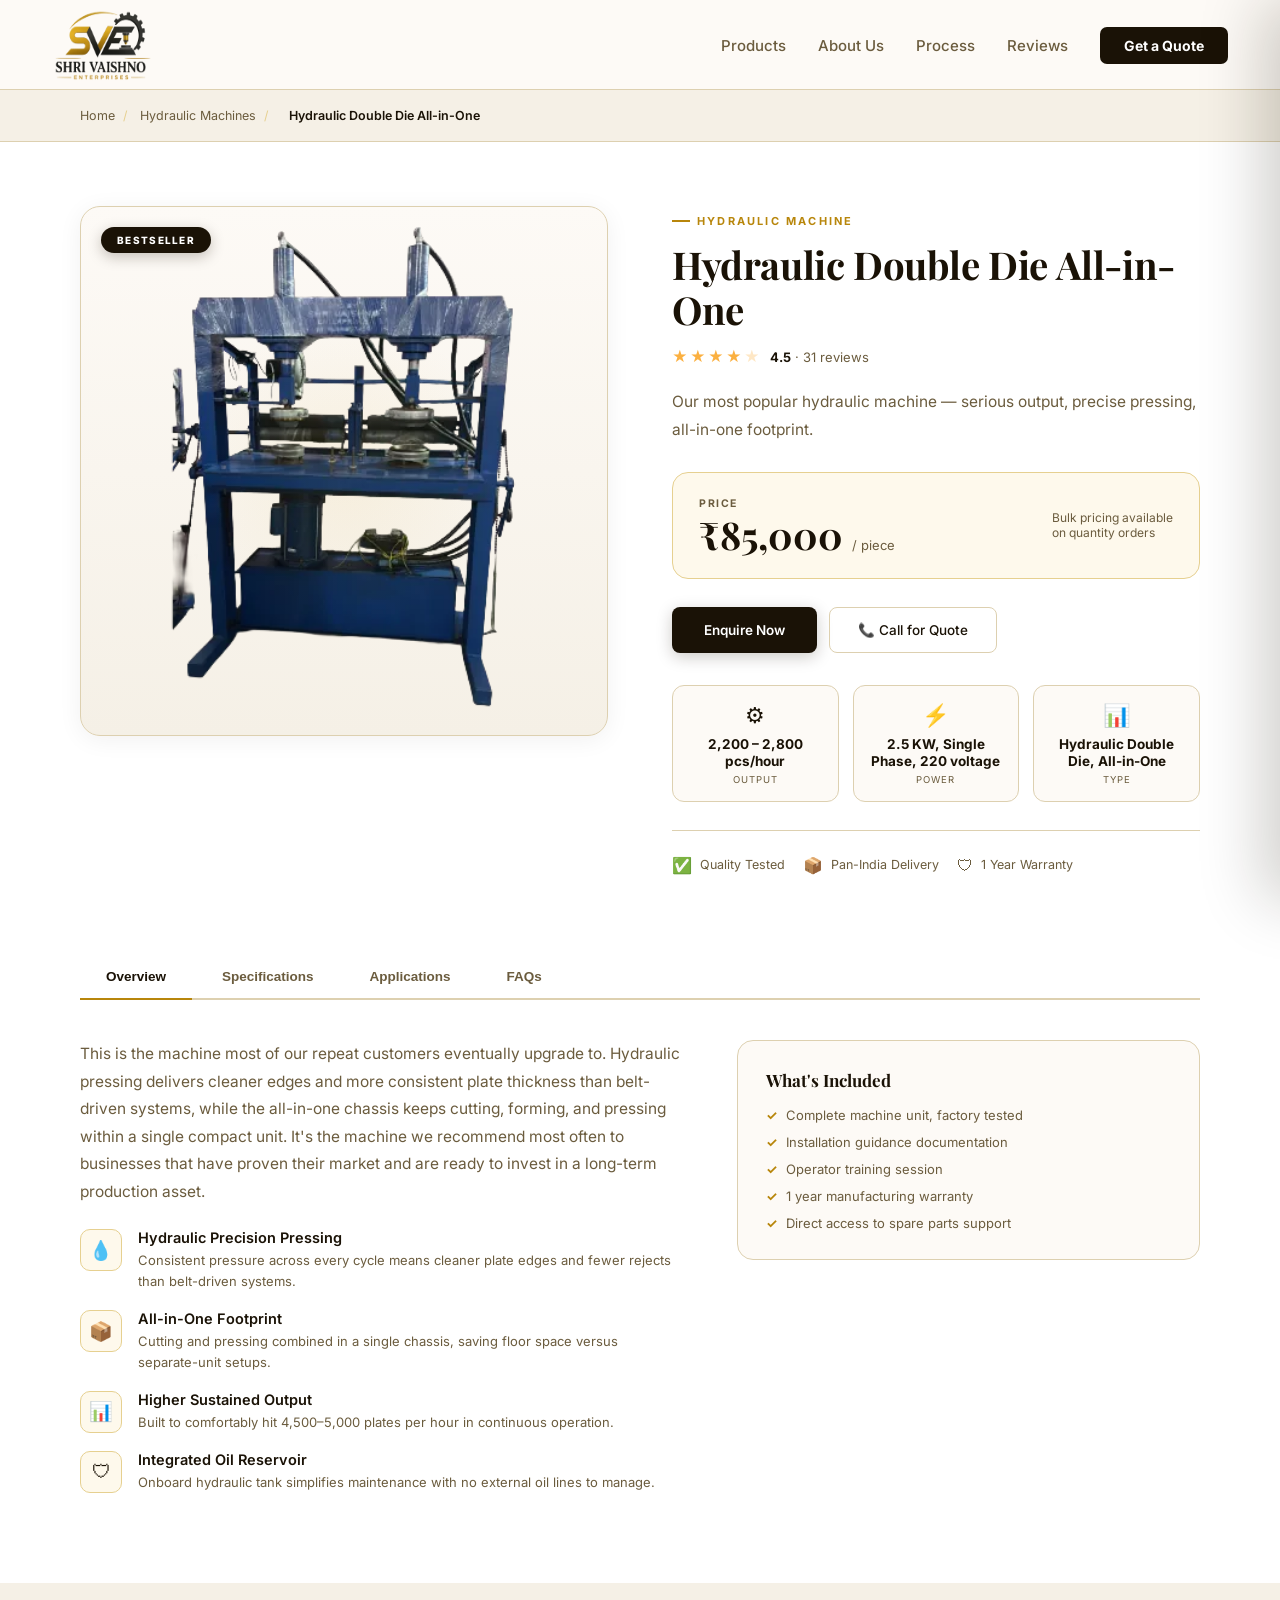
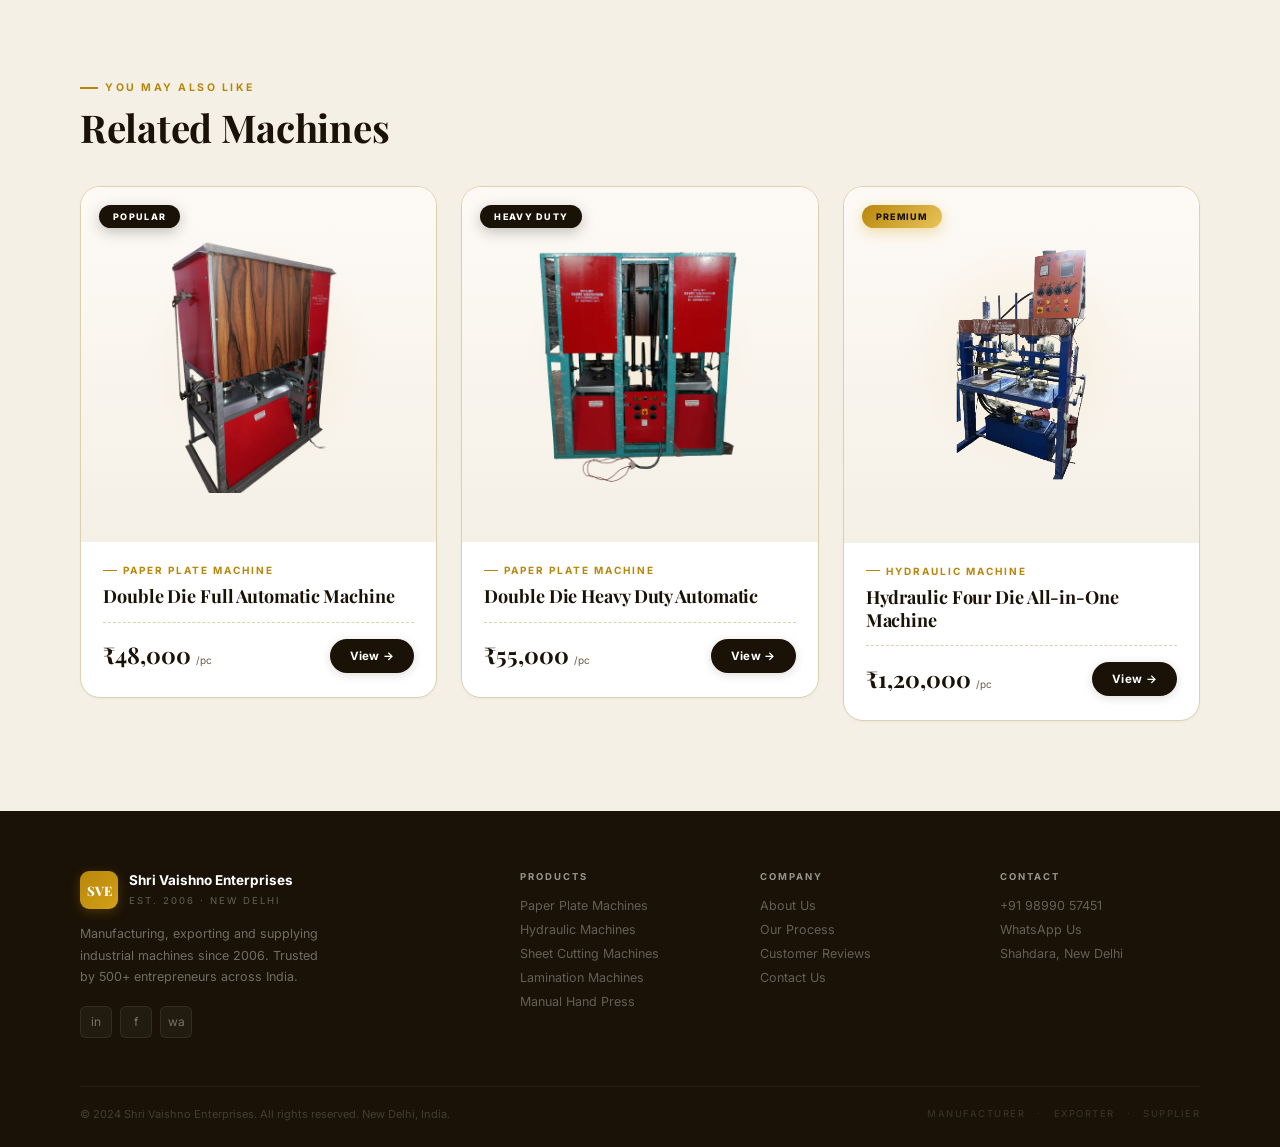
<file: products/hydraulic-double-die-all-in-one-machine.html>
<!DOCTYPE html>
<html lang='en'>
<head>
<meta charset='UTF-8'/>
<meta name='viewport' content='width=device-width,initial-scale=1.0'/>
<title>Hydraulic Double Die All-in-One &ndash; &#8377;85,000 | Shri Vaishno Enterprises</title>
<meta name='description' content='Our most popular hydraulic machine &mdash; serious output, precise pressing, all-in-one footprint.'/>
<link href='https://fonts.googleapis.com/css2?family=Playfair+Display:wght@600;700;800&family=Inter:wght@300;400;500;600;700&display=swap' rel='stylesheet'/>
<link rel='stylesheet' href='../css/style.css'/>
</head>
<body>

<nav id='topnav'>
  <a href='/' class='nbrand'>
    <img src="../images/gallery/sve-logo.png" alt="" class="logo-img">
  </a>
  <ul class='nlinks'>
    <li><a href='../index.html#categories'>Products</a></li>
    <li><a href='../index.html#about'>About Us</a></li>
    <li><a href='../index.html#process'>Process</a></li>
    <li><a href='../index.html#reviews'>Reviews</a></li>
    <li><a href='../index.html#contact' class='ncta'>Get a Quote</a></li>
  </ul>
  <button id='nhbtn' class='nhbtn' aria-label='Open menu'><span></span><span></span><span></span></button>
</nav>

<div id='mnavOverlay' class='mnav-overlay'></div>
<aside id='mnav' class='mnav'>
  <div class='mnav-top'>
    <div class='mnav-brand'></div>
    <button id='mnavClose' class='mnav-close' aria-label='Close menu'>&times;</button>
  </div>
  <ul id='mnavLinks' class='mnav-links'></ul>
  <div class='mnav-foot'>Est. 2006 &middot; New Delhi</div>
</aside>
<script>
(function(){
  var topnav=document.getElementById('topnav');
  var hbtn=document.getElementById('nhbtn');
  var overlay=document.getElementById('mnavOverlay');
  var mnav=document.getElementById('mnav');
  var closeBtn=document.getElementById('mnavClose');
  var linksList=document.getElementById('mnavLinks');
  var brandBox=mnav.querySelector('.mnav-brand');
  var brandSrc=topnav.querySelector('.nbrand');
  if(brandSrc){brandBox.innerHTML=brandSrc.innerHTML;}
  var srcLinks=topnav.querySelectorAll('.nlinks > li');
  for(var i=0;i<srcLinks.length;i++){
    var a=srcLinks[i].querySelector('a');
    var li=document.createElement('li');
    var ac=document.createElement('a');
    ac.href=a.getAttribute('href');
    ac.textContent=a.textContent;
    if(a.classList.contains('ncta')){ac.className='mnav-cta';}
    li.appendChild(ac);
    linksList.appendChild(li);
  }
  function openNav(){document.body.classList.add('mnav-open');}
  function closeNav(){document.body.classList.remove('mnav-open');}
  hbtn.addEventListener('click',openNav);
  closeBtn.addEventListener('click',closeNav);
  overlay.addEventListener('click',closeNav);
  linksList.addEventListener('click',function(e){if(e.target.tagName==='A'){closeNav();}});
  document.addEventListener('keydown',function(e){if(e.key==='Escape'){closeNav();}});
})();
</script>


<div class='breadcrumb'>
  <a href='../index.html'>Home</a><span>/</span>
  <a href='../index.html#categories'>Hydraulic Machines</a><span>/</span>
  <span class='current'>Hydraulic Double Die All-in-One</span>
</div>

<section class='pd-hero'>
  <div class='pd-grid'>
    <div class='pd-gallery'>
      <div class='pd-mainimg'>
        <div class='pd-mainimg-inner' style="background-image:url('../images/products/hydraulic-double-die-full-automatic-machine.webp')"></div>
        <div class='pd-badge-row'><div class='pd-badge'>Bestseller</div></div>
      </div>
    </div>
    <div class='pd-info'>
      <div class='pd-cat'>Hydraulic Machine</div>
      <h1 class='pd-title'>Hydraulic Double Die All-in-One</h1>
      <div class='pd-rating-row'>
        <div class='pd-stars'><span>&#9733;</span><span>&#9733;</span><span>&#9733;</span><span>&#9733;</span><span style='opacity:0.3'>&#9733;</span></div>
        <div class='pd-rating-text'><strong>4.5</strong> &middot; 31 reviews</div>
      </div>
      <p class='pd-desc'>Our most popular hydraulic machine &mdash; serious output, precise pressing, all-in-one footprint.</p>
      <div class='pd-price-box'>
  <div>
    <div class='pd-price-label'>Price</div>
    <div class='pd-price-amt'>&#8377;85,000 <span>/ piece</span></div>
  </div>
  <div class='pd-moq'>Bulk pricing available<br>on quantity orders</div>
</div>
      <div class='pd-cta-row'>
        <a href='#' class='btnink js-enquire'>Enquire Now</a>
        <a href='tel:+919899057451' class='btnout'>&#128222; Call for Quote</a>
      </div>
      <div class='pd-quickspecs'><div class='pd-qs-item'><div class='pd-qs-ico'>&#9881;</div><div class='pd-qs-val'>2,200 &ndash; 2,800 pcs/hour</div><div class='pd-qs-lbl'>Output</div></div><div class='pd-qs-item'><div class='pd-qs-ico'>&#9889;</div><div class='pd-qs-val'>2.5 KW, Single Phase, 220 voltage</div><div class='pd-qs-lbl'>Power</div></div><div class='pd-qs-item'><div class='pd-qs-ico'>&#128202;</div><div class='pd-qs-val'>Hydraulic Double Die, All-in-One</div><div class='pd-qs-lbl'>Type</div></div></div>
      <div class='pd-trustrow'>
        <div class='pd-trust-item'><span>&#9989;</span> Quality Tested</div>
        <div class='pd-trust-item'><span>&#128230;</span> Pan-India Delivery</div>
        <div class='pd-trust-item'><span>&#128737;</span> 1 Year Warranty</div>
      </div>
    </div>
  </div>
</section>

<section class='pd-tabsec'>
  <div class='pd-tabnav'>
    <button class='pd-tabbtn on' data-tab='tab-overview'>Overview</button>
    <button class='pd-tabbtn' data-tab='tab-specs'>Specifications</button>
    <button class='pd-tabbtn' data-tab='tab-apps'>Applications</button>
    <button class='pd-tabbtn' data-tab='tab-faq'>FAQs</button>
  </div>

  <div id='tab-overview' class='pd-tabpanel on'>
    <div class='pd-overview'>
      <div>
        <p class='secp' style='max-width:100%;margin-bottom:8px'>This is the machine most of our repeat customers eventually upgrade to. Hydraulic pressing delivers cleaner edges and more consistent plate thickness than belt-driven systems, while the all-in-one chassis keeps cutting, forming, and pressing within a single compact unit. It's the machine we recommend most often to businesses that have proven their market and are ready to invest in a long-term production asset.</p>
        <div class='pd-feat-list'><div class='pd-feat-row'><div class='pd-feat-ico'>&#128167;</div><div><h4>Hydraulic Precision Pressing</h4><p>Consistent pressure across every cycle means cleaner plate edges and fewer rejects than belt-driven systems.</p></div></div><div class='pd-feat-row'><div class='pd-feat-ico'>&#128230;</div><div><h4>All-in-One Footprint</h4><p>Cutting and pressing combined in a single chassis, saving floor space versus separate-unit setups.</p></div></div><div class='pd-feat-row'><div class='pd-feat-ico'>&#128202;</div><div><h4>Higher Sustained Output</h4><p>Built to comfortably hit 4,500&ndash;5,000 plates per hour in continuous operation.</p></div></div><div class='pd-feat-row'><div class='pd-feat-ico'>&#128737;</div><div><h4>Integrated Oil Reservoir</h4><p>Onboard hydraulic tank simplifies maintenance with no external oil lines to manage.</p></div></div></div>
      </div>
      <div class='pd-sidebox'>
        <h4>What's Included</h4>
        <ul>
          <li>Complete machine unit, factory tested</li>
          <li>Installation guidance documentation</li>
          <li>Operator training session</li>
          <li>1 year manufacturing warranty</li>
          <li>Direct access to spare parts support</li>
        </ul>
      </div>
    </div>
  </div>

  <div id='tab-specs' class='pd-tabpanel'>
    <div class='pd-spectable-wrap'><table class='pd-spectable'><tr><td>Machine Type</td><td>Hydraulic Double Die, All-in-One</td></tr><tr><td>Pressing System</td><td>Hydraulic Cylinder Press</td></tr><tr><td>Power Required</td><td>2.5 KW, Single Phase, 220 voltage</td></tr><tr><td>Production Capacity</td><td>2,200 &ndash; 2,800 plates/hour</td></tr><tr><td>Plate Size Range</td><td>6 inch to 14 inch (die dependent)</td></tr><tr><td>Hydraulic Oil Tank</td><td>Integrated, 40 Litre Capacity</td></tr><tr><td>Frame Material</td><td>Heavy Gauge Mild Steel</td></tr><tr><td>Machine Weight</td><td>Approx. 780 kg</td></tr><tr><td>Dimensions (L&times;W&times;H)</td><td>6 ft &times; 4.5 ft &times; 6.5 ft</td></tr><tr><td>Warranty</td><td>1 Year on Manufacturing Defects</td></tr></table></div>
  </div>

  <div id='tab-apps' class='pd-tabpanel'>
    <div class='pd-apps-grid'><div class='pd-app-card'><div class='pd-app-ico'>&#127970;</div><h4>Established Manufacturers</h4><p>Built for businesses with proven demand who are investing in long-term production capacity.</p></div><div class='pd-app-card'><div class='pd-app-ico'>&#128666;</div><h4>Large-Scale Catering Supply</h4><p>Meets the volume and consistency requirements of large catering and event suppliers.</p></div><div class='pd-app-card'><div class='pd-app-ico'>&#127760;</div><h4>Export-Oriented Production</h4><p>Plate consistency and finish quality suitable for export-grade order fulfilment.</p></div></div>
  </div>

  <div id='tab-faq' class='pd-tabpanel'>
    <div style='max-width:760px'><div class='pd-faq-item open'>
  <div class='pd-faq-q'><span>Why choose hydraulic over belt-driven?</span><span class='pd-faq-q-arrow'>+</span></div>
  <div class='pd-faq-a'><div class='pd-faq-a-inner'>Hydraulic pressing gives more consistent pressure across the full plate surface, resulting in cleaner edges and fewer rejected pieces, especially at higher production speeds.</div></div>
</div><div class='pd-faq-item'>
  <div class='pd-faq-q'><span>How often does the hydraulic oil need changing?</span><span class='pd-faq-q-arrow'>+</span></div>
  <div class='pd-faq-a'><div class='pd-faq-a-inner'>We recommend an oil check every 3 months and a full change annually under normal operating conditions.</div></div>
</div><div class='pd-faq-item'>
  <div class='pd-faq-q'><span>What's the typical ROI period for this machine?</span><span class='pd-faq-q-arrow'>+</span></div>
  <div class='pd-faq-a'><div class='pd-faq-a-inner'>Most customers running steady production cycles report payback within 8&ndash;14 months, depending on local market pricing.</div></div>
</div><div class='pd-faq-item'>
  <div class='pd-faq-q'><span>Can I get a demo before purchasing?</span><span class='pd-faq-q-arrow'>+</span></div>
  <div class='pd-faq-a'><div class='pd-faq-a-inner'>Yes, we offer product demonstrations at our facility or can arrange a video walkthrough on request.</div></div>
</div></div>
  </div>
</section>

<section class='pd-related'>
  <div class='eyebrow'>You May Also Like</div>
  <h2 class='sech' style='margin-bottom:36px'>Related Machines</h2>
  <div class='pgrid' style='grid-template-columns:repeat(3,1fr)'>
    <a href='double-die-full-automatic-machine.html' style='text-decoration:none;color:inherit'>
<div class="pcard"><div class="pimgbox"><div class="pframe"><div class="pimg" style="background-image:url('../images/products/double-die-full-automatic1.webp')"></div></div><div class='pbadge'>Popular</div></div><div class="pbody"><div class="pcat">Paper Plate Machine</div><div class="pname">Double Die Full Automatic Machine</div><div class="pfoot"><div><span class='pprice'>&#8377;48,000</span><span class='punit'> /pc</span></div><span class="pbtn">View &rarr;</span></div></div></div>
</a><a href='double-die-heavy-duty-automatic-machine.html' style='text-decoration:none;color:inherit'>
<div class="pcard"><div class="pimgbox"><div class="pframe"><div class="pimg" style="background-image:url('../images/products/double-die-full-automatic-heavy-duty.webp')"></div></div><div class='pbadge'>Heavy Duty</div></div><div class="pbody"><div class="pcat">Paper Plate Machine</div><div class="pname">Double Die Heavy Duty Automatic</div><div class="pfoot"><div><span class='pprice'>&#8377;55,000</span><span class='punit'> /pc</span></div><span class="pbtn">View &rarr;</span></div></div></div>
</a><a href='hydraulic-four-die-all-in-one-machine.html' style='text-decoration:none;color:inherit'>
<div class="pcard"><div class="pimgbox"><div class="pframe"><div class="pimg" style="background-image:url('../images/products/hydraulic-four-die-all-in-one-machine.webp')"></div></div><div class='pbadge gold'>Premium</div></div><div class="pbody"><div class="pcat">Hydraulic Machine</div><div class="pname">Hydraulic Four Die All-in-One Machine</div><div class="pfoot"><div><span class='pprice'>&#8377;1,20,000</span><span class='punit'> /pc</span></div><span class="pbtn">View &rarr;</span></div></div></div>
</a>
  </div>
</section>

<footer>
  <div class='ftgrid'>
    <div class='ftbrand'><div style='display:flex;align-items:center;gap:11px'><div class='nlogo' style='width:38px;height:38px;font-size:13px'>SVE</div><div class='nname'><strong style='color:#fff'>Shri Vaishno Enterprises</strong><span style='color:rgba(255,255,255,0.32)'>Est. 2006 &middot; New Delhi</span></div></div><p>Manufacturing, exporting and supplying industrial machines since 2006. Trusted by 500+ entrepreneurs across India.</p><div class='ftsoc'><a href='#' class='fts'>in</a><a href='#' class='fts'>f</a><a href='#' class='fts'>wa</a></div></div>
    <div class='ftcol'><h5>Products</h5><ul><li><a href='../index.html#categories'>Paper Plate Machines</a></li><li><a href='../index.html#categories'>Hydraulic Machines</a></li><li><a href='../index.html#categories'>Sheet Cutting Machines</a></li><li><a href='../index.html#categories'>Lamination Machines</a></li><li><a href='../index.html#categories'>Manual Hand Press</a></li></ul></div>
    <div class='ftcol'><h5>Company</h5><ul><li><a href='../index.html#about'>About Us</a></li><li><a href='../index.html#process'>Our Process</a></li><li><a href='../index.html#reviews'>Customer Reviews</a></li><li><a href='../index.html#contact'>Contact Us</a></li></ul></div>
    <div class='ftcol'><h5>Contact</h5><ul><li><a href='tel:+919899057451'>+91 98990 57451</a></li><li><a href='#'>WhatsApp Us</a></li><li><a href='#'>Shahdara, New Delhi</a></li></ul></div>
  </div>
  <div class='ftdiv'></div>
  <div class='ftbot'><p class='ftcopy'>&copy; 2024 Shri Vaishno Enterprises. All rights reserved. New Delhi, India.</p><div class='ftbs'><span class='ftb'>Manufacturer</span><span class='ftb'>&middot;</span><span class='ftb'>Exporter</span><span class='ftb'>&middot;</span><span class='ftb'>Supplier</span></div></div>
</footer>

<script>
window.addEventListener('scroll',function(){document.getElementById('topnav').classList.toggle('scrolled',scrollY>60);});
document.querySelectorAll('.pd-tabbtn').forEach(function(b){
  b.addEventListener('click',function(){
    document.querySelectorAll('.pd-tabbtn').forEach(function(x){x.classList.remove('on');});
    document.querySelectorAll('.pd-tabpanel').forEach(function(x){x.classList.remove('on');});
    b.classList.add('on');
    document.getElementById(b.dataset.tab).classList.add('on');
  });
});
document.querySelectorAll('.pd-faq-q').forEach(function(q){
  q.addEventListener('click',function(){
    var item=q.parentElement;
    var wasOpen=item.classList.contains('open');
    document.querySelectorAll('.pd-faq-item').forEach(function(i){i.classList.remove('open');});
    if(!wasOpen)item.classList.add('open');
  });
});
document.querySelectorAll('a[href^="#"]').forEach(function(a){
  a.addEventListener('click',function(e){
    var t=document.querySelector(a.getAttribute('href'));
    if(t){e.preventDefault();t.scrollIntoView({behavior:'smooth',block:'start'});}
  });
});
</script>
<script>var ENQUIRY_API='../backend/submit_enquiry.php';</script>
<script src='../js/enquiry-modal.js'></script>
</body>
</html>
</file>
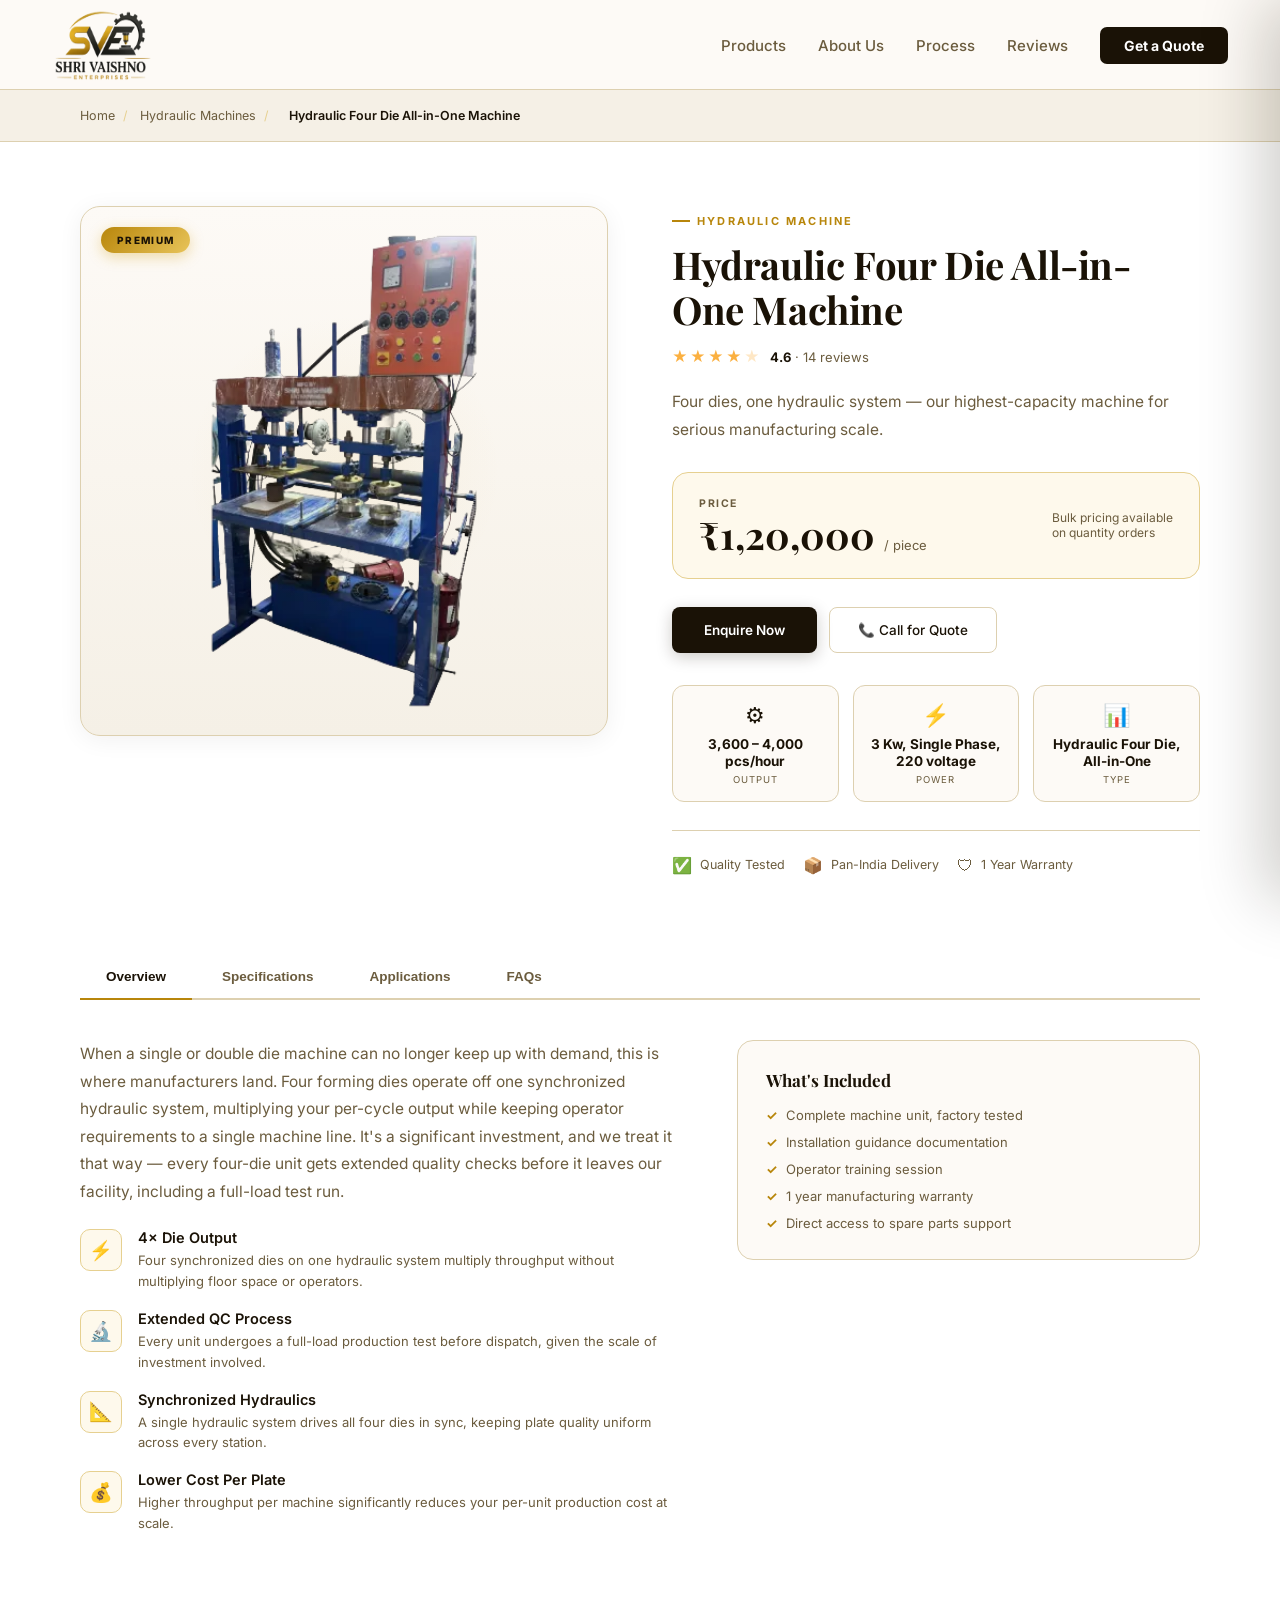
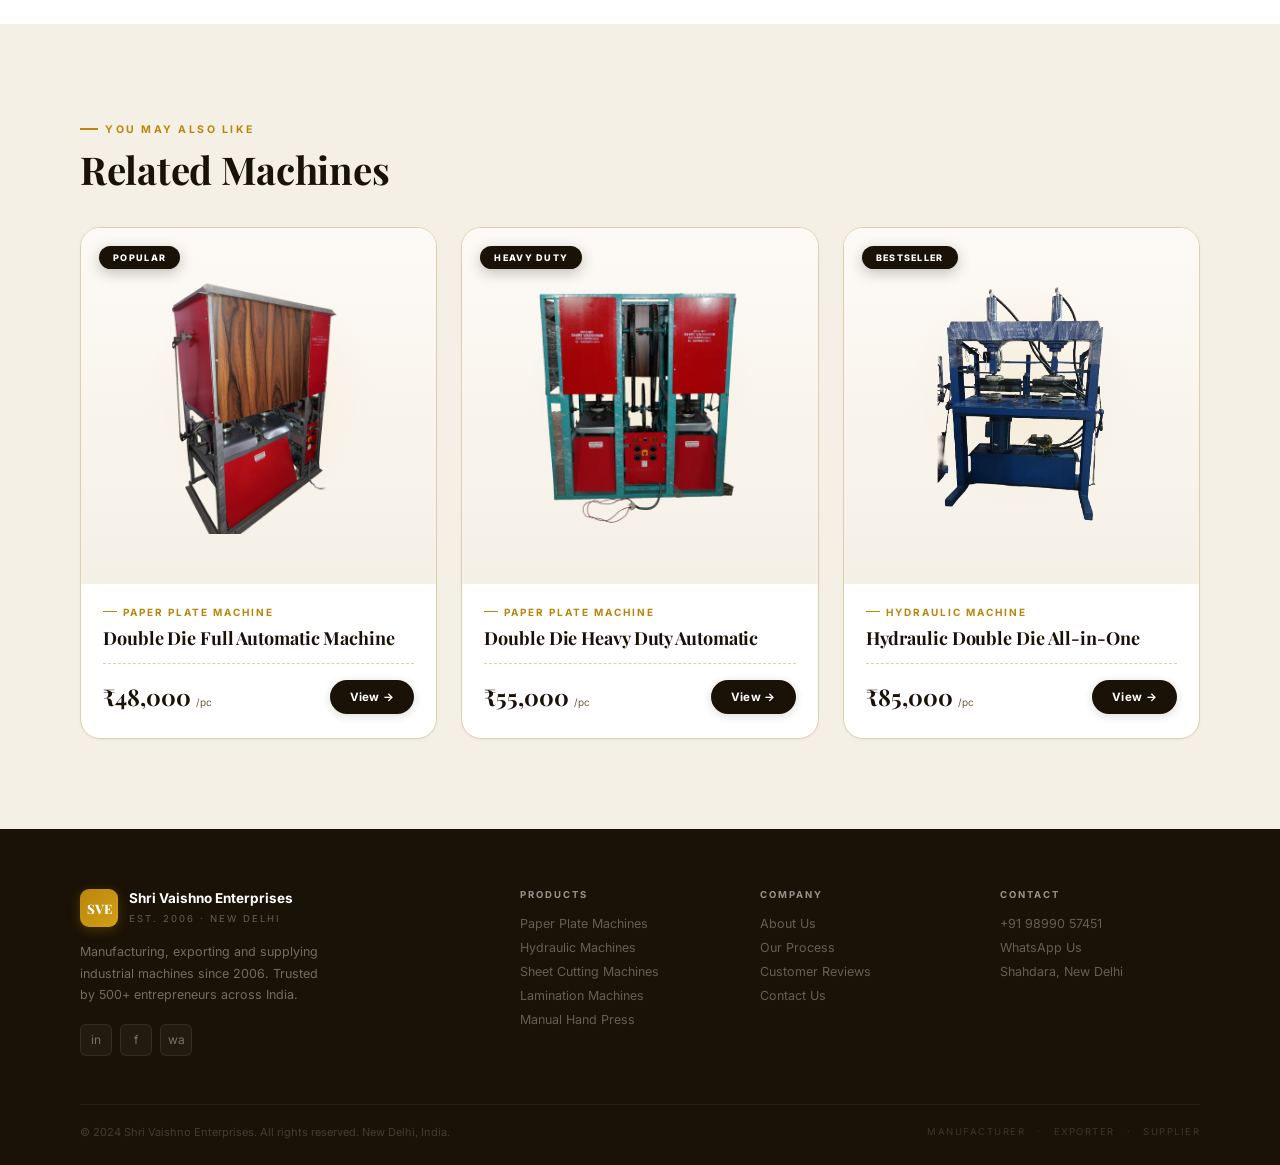
<file: products/hydraulic-four-die-all-in-one-machine.html>
<!DOCTYPE html>
<html lang='en'>
<head>
<meta charset='UTF-8'/>
<meta name='viewport' content='width=device-width,initial-scale=1.0'/>
<title>Hydraulic Four Die All-in-One Machine &ndash; &#8377;1,20,000 | Shri Vaishno Enterprises</title>
<meta name='description' content='Four dies, one hydraulic system &mdash; our highest-capacity machine for serious manufacturing scale.'/>
<link href='https://fonts.googleapis.com/css2?family=Playfair+Display:wght@600;700;800&family=Inter:wght@300;400;500;600;700&display=swap' rel='stylesheet'/>
<link rel='stylesheet' href='../css/style.css'/>
</head>
<body>

<nav id='topnav'>
  <a href='/' class='nbrand'>
    <img src="../images/gallery/sve-logo.png" alt="" class="logo-img">
  </a>
  <ul class='nlinks'>
    <li><a href='../index.html#categories'>Products</a></li>
    <li><a href='../index.html#about'>About Us</a></li>
    <li><a href='../index.html#process'>Process</a></li>
    <li><a href='../index.html#reviews'>Reviews</a></li>
    <li><a href='../index.html#contact' class='ncta'>Get a Quote</a></li>
  </ul>
  <button id='nhbtn' class='nhbtn' aria-label='Open menu'><span></span><span></span><span></span></button>
</nav>

<div id='mnavOverlay' class='mnav-overlay'></div>
<aside id='mnav' class='mnav'>
  <div class='mnav-top'>
    <div class='mnav-brand'></div>
    <button id='mnavClose' class='mnav-close' aria-label='Close menu'>&times;</button>
  </div>
  <ul id='mnavLinks' class='mnav-links'></ul>
  <div class='mnav-foot'>Est. 2006 &middot; New Delhi</div>
</aside>
<script>
(function(){
  var topnav=document.getElementById('topnav');
  var hbtn=document.getElementById('nhbtn');
  var overlay=document.getElementById('mnavOverlay');
  var mnav=document.getElementById('mnav');
  var closeBtn=document.getElementById('mnavClose');
  var linksList=document.getElementById('mnavLinks');
  var brandBox=mnav.querySelector('.mnav-brand');
  var brandSrc=topnav.querySelector('.nbrand');
  if(brandSrc){brandBox.innerHTML=brandSrc.innerHTML;}
  var srcLinks=topnav.querySelectorAll('.nlinks > li');
  for(var i=0;i<srcLinks.length;i++){
    var a=srcLinks[i].querySelector('a');
    var li=document.createElement('li');
    var ac=document.createElement('a');
    ac.href=a.getAttribute('href');
    ac.textContent=a.textContent;
    if(a.classList.contains('ncta')){ac.className='mnav-cta';}
    li.appendChild(ac);
    linksList.appendChild(li);
  }
  function openNav(){document.body.classList.add('mnav-open');}
  function closeNav(){document.body.classList.remove('mnav-open');}
  hbtn.addEventListener('click',openNav);
  closeBtn.addEventListener('click',closeNav);
  overlay.addEventListener('click',closeNav);
  linksList.addEventListener('click',function(e){if(e.target.tagName==='A'){closeNav();}});
  document.addEventListener('keydown',function(e){if(e.key==='Escape'){closeNav();}});
})();
</script>


<div class='breadcrumb'>
  <a href='../index.html'>Home</a><span>/</span>
  <a href='../index.html#categories'>Hydraulic Machines</a><span>/</span>
  <span class='current'>Hydraulic Four Die All-in-One Machine</span>
</div>

<section class='pd-hero'>
  <div class='pd-grid'>
    <div class='pd-gallery'>
      <div class='pd-mainimg'>
        <div class='pd-mainimg-inner' style="background-image:url('../images/products/hydraulic-four-die-all-in-one-machine.webp')"></div>
        <div class='pd-badge-row'><div class='pd-badge gold'>Premium</div></div>
      </div>
    </div>
    <div class='pd-info'>
      <div class='pd-cat'>Hydraulic Machine</div>
      <h1 class='pd-title'>Hydraulic Four Die All-in-One Machine</h1>
      <div class='pd-rating-row'>
        <div class='pd-stars'><span>&#9733;</span><span>&#9733;</span><span>&#9733;</span><span>&#9733;</span><span style='opacity:0.3'>&#9733;</span></div>
        <div class='pd-rating-text'><strong>4.6</strong> &middot; 14 reviews</div>
      </div>
      <p class='pd-desc'>Four dies, one hydraulic system &mdash; our highest-capacity machine for serious manufacturing scale.</p>
      <div class='pd-price-box'>
  <div>
    <div class='pd-price-label'>Price</div>
    <div class='pd-price-amt'>&#8377;1,20,000 <span>/ piece</span></div>
  </div>
  <div class='pd-moq'>Bulk pricing available<br>on quantity orders</div>
</div>
      <div class='pd-cta-row'>
        <a href='#' class='btnink js-enquire'>Enquire Now</a>
        <a href='tel:+919899057451' class='btnout'>&#128222; Call for Quote</a>
      </div>
      <div class='pd-quickspecs'><div class='pd-qs-item'><div class='pd-qs-ico'>&#9881;</div><div class='pd-qs-val'>3,600 &ndash; 4,000 pcs/hour</div><div class='pd-qs-lbl'>Output</div></div><div class='pd-qs-item'><div class='pd-qs-ico'>&#9889;</div><div class='pd-qs-val'>3 Kw, Single Phase, 220 voltage</div><div class='pd-qs-lbl'>Power</div></div><div class='pd-qs-item'><div class='pd-qs-ico'>&#128202;</div><div class='pd-qs-val'>Hydraulic Four Die, All-in-One</div><div class='pd-qs-lbl'>Type</div></div></div>
      <div class='pd-trustrow'>
        <div class='pd-trust-item'><span>&#9989;</span> Quality Tested</div>
        <div class='pd-trust-item'><span>&#128230;</span> Pan-India Delivery</div>
        <div class='pd-trust-item'><span>&#128737;</span> 1 Year Warranty</div>
      </div>
    </div>
  </div>
</section>

<section class='pd-tabsec'>
  <div class='pd-tabnav'>
    <button class='pd-tabbtn on' data-tab='tab-overview'>Overview</button>
    <button class='pd-tabbtn' data-tab='tab-specs'>Specifications</button>
    <button class='pd-tabbtn' data-tab='tab-apps'>Applications</button>
    <button class='pd-tabbtn' data-tab='tab-faq'>FAQs</button>
  </div>

  <div id='tab-overview' class='pd-tabpanel on'>
    <div class='pd-overview'>
      <div>
        <p class='secp' style='max-width:100%;margin-bottom:8px'>When a single or double die machine can no longer keep up with demand, this is where manufacturers land. Four forming dies operate off one synchronized hydraulic system, multiplying your per-cycle output while keeping operator requirements to a single machine line. It's a significant investment, and we treat it that way &mdash; every four-die unit gets extended quality checks before it leaves our facility, including a full-load test run.</p>
        <div class='pd-feat-list'><div class='pd-feat-row'><div class='pd-feat-ico'>&#9889;</div><div><h4>4&times; Die Output</h4><p>Four synchronized dies on one hydraulic system multiply throughput without multiplying floor space or operators.</p></div></div><div class='pd-feat-row'><div class='pd-feat-ico'>&#128300;</div><div><h4>Extended QC Process</h4><p>Every unit undergoes a full-load production test before dispatch, given the scale of investment involved.</p></div></div><div class='pd-feat-row'><div class='pd-feat-ico'>&#128208;</div><div><h4>Synchronized Hydraulics</h4><p>A single hydraulic system drives all four dies in sync, keeping plate quality uniform across every station.</p></div></div><div class='pd-feat-row'><div class='pd-feat-ico'>&#128176;</div><div><h4>Lower Cost Per Plate</h4><p>Higher throughput per machine significantly reduces your per-unit production cost at scale.</p></div></div></div>
      </div>
      <div class='pd-sidebox'>
        <h4>What's Included</h4>
        <ul>
          <li>Complete machine unit, factory tested</li>
          <li>Installation guidance documentation</li>
          <li>Operator training session</li>
          <li>1 year manufacturing warranty</li>
          <li>Direct access to spare parts support</li>
        </ul>
      </div>
    </div>
  </div>

  <div id='tab-specs' class='pd-tabpanel'>
    <div class='pd-spectable-wrap'><table class='pd-spectable'><tr><td>Machine Type</td><td>Hydraulic Four Die, All-in-One</td></tr><tr><td>Pressing System</td><td>Synchronized Hydraulic Press</td></tr><tr><td>Power Required</td><td>3 Kw, Single Phase, 220 voltage</td></tr><tr><td>Production Capacity</td><td>3,600 &ndash; 4,000 pcs/hour</td></tr><tr><td>Plate Size Range</td><td>6 inch to 14 inch (die dependent)</td></tr><tr><td>Hydraulic Oil Tank</td><td>Integrated, 60 Litre Capacity</td></tr><tr><td>Frame Material</td><td>Heavy Gauge Mild Steel, Reinforced</td></tr><tr><td>Machine Weight</td><td>Approx. 1,150 kg</td></tr><tr><td>Dimensions (L&times;W&times;H)</td><td>7.5 ft &times; 5 ft &times; 6.8 ft</td></tr><tr><td>Warranty</td><td>1 Year on Manufacturing Defects</td></tr></table></div>
  </div>

  <div id='tab-apps' class='pd-tabpanel'>
    <div class='pd-apps-grid'><div class='pd-app-card'><div class='pd-app-ico'>&#127981;</div><h4>High-Volume Production Units</h4><p>Built for manufacturers needing serious daily output without running multiple separate machines.</p></div><div class='pd-app-card'><div class='pd-app-ico'>&#127760;</div><h4>Bulk Export Orders</h4><p>Capacity and consistency suited to fulfilling large export and institutional contracts.</p></div><div class='pd-app-card'><div class='pd-app-ico'>&#128666;</div><h4>Wholesale Distribution Supply</h4><p>Meets the volume requirements of distributors supplying multiple regional markets.</p></div></div>
  </div>

  <div id='tab-faq' class='pd-tabpanel'>
    <div style='max-width:760px'><div class='pd-faq-item open'>
  <div class='pd-faq-q'><span>Do I need a larger production space for this machine?</span><span class='pd-faq-q-arrow'>+</span></div>
  <div class='pd-faq-a'><div class='pd-faq-a-inner'>Yes, we recommend a minimum floor area of roughly 10&times;8 ft for safe operation and material handling around the machine.</div></div>
</div><div class='pd-faq-item'>
  <div class='pd-faq-q'><span>How many operators does it need?</span><span class='pd-faq-q-arrow'>+</span></div>
  <div class='pd-faq-a'><div class='pd-faq-a-inner'>Typically one trained operator can run the machine, with an assistant recommended for material feeding and stacking at full capacity.</div></div>
</div><div class='pd-faq-item'>
  <div class='pd-faq-q'><span>Is on-site installation provided?</span><span class='pd-faq-q-arrow'>+</span></div>
  <div class='pd-faq-a'><div class='pd-faq-a-inner'>Given the scale of this machine, we strongly recommend our installation support, which can be arranged at the time of order.</div></div>
</div><div class='pd-faq-item'>
  <div class='pd-faq-q'><span>What's the lead time for delivery?</span><span class='pd-faq-q-arrow'>+</span></div>
  <div class='pd-faq-a'><div class='pd-faq-a-inner'>Four-die machines are built to order; typical lead time is 3&ndash;4 weeks depending on current production schedule.</div></div>
</div></div>
  </div>
</section>

<section class='pd-related'>
  <div class='eyebrow'>You May Also Like</div>
  <h2 class='sech' style='margin-bottom:36px'>Related Machines</h2>
  <div class='pgrid' style='grid-template-columns:repeat(3,1fr)'>
    <a href='double-die-full-automatic-machine.html' style='text-decoration:none;color:inherit'>
<div class="pcard"><div class="pimgbox"><div class="pframe"><div class="pimg" style="background-image:url('../images/products/double-die-full-automatic1.webp')"></div></div><div class='pbadge'>Popular</div></div><div class="pbody"><div class="pcat">Paper Plate Machine</div><div class="pname">Double Die Full Automatic Machine</div><div class="pfoot"><div><span class='pprice'>&#8377;48,000</span><span class='punit'> /pc</span></div><span class="pbtn">View &rarr;</span></div></div></div>
</a><a href='double-die-heavy-duty-automatic-machine.html' style='text-decoration:none;color:inherit'>
<div class="pcard"><div class="pimgbox"><div class="pframe"><div class="pimg" style="background-image:url('../images/products/double-die-full-automatic-heavy-duty.webp')"></div></div><div class='pbadge'>Heavy Duty</div></div><div class="pbody"><div class="pcat">Paper Plate Machine</div><div class="pname">Double Die Heavy Duty Automatic</div><div class="pfoot"><div><span class='pprice'>&#8377;55,000</span><span class='punit'> /pc</span></div><span class="pbtn">View &rarr;</span></div></div></div>
</a><a href='hydraulic-double-die-all-in-one-machine.html' style='text-decoration:none;color:inherit'>
<div class="pcard"><div class="pimgbox"><div class="pframe"><div class="pimg" style="background-image:url('../images/products/hydraulic-double-die-full-automatic-machine.webp')"></div></div><div class='pbadge'>Bestseller</div></div><div class="pbody"><div class="pcat">Hydraulic Machine</div><div class="pname">Hydraulic Double Die All-in-One</div><div class="pfoot"><div><span class='pprice'>&#8377;85,000</span><span class='punit'> /pc</span></div><span class="pbtn">View &rarr;</span></div></div></div>
</a>
  </div>
</section>

<footer>
  <div class='ftgrid'>
    <div class='ftbrand'><div style='display:flex;align-items:center;gap:11px'><div class='nlogo' style='width:38px;height:38px;font-size:13px'>SVE</div><div class='nname'><strong style='color:#fff'>Shri Vaishno Enterprises</strong><span style='color:rgba(255,255,255,0.32)'>Est. 2006 &middot; New Delhi</span></div></div><p>Manufacturing, exporting and supplying industrial machines since 2006. Trusted by 500+ entrepreneurs across India.</p><div class='ftsoc'><a href='#' class='fts'>in</a><a href='#' class='fts'>f</a><a href='#' class='fts'>wa</a></div></div>
    <div class='ftcol'><h5>Products</h5><ul><li><a href='../index.html#categories'>Paper Plate Machines</a></li><li><a href='../index.html#categories'>Hydraulic Machines</a></li><li><a href='../index.html#categories'>Sheet Cutting Machines</a></li><li><a href='../index.html#categories'>Lamination Machines</a></li><li><a href='../index.html#categories'>Manual Hand Press</a></li></ul></div>
    <div class='ftcol'><h5>Company</h5><ul><li><a href='../index.html#about'>About Us</a></li><li><a href='../index.html#process'>Our Process</a></li><li><a href='../index.html#reviews'>Customer Reviews</a></li><li><a href='../index.html#contact'>Contact Us</a></li></ul></div>
    <div class='ftcol'><h5>Contact</h5><ul><li><a href='tel:+919899057451'>+91 98990 57451</a></li><li><a href='#'>WhatsApp Us</a></li><li><a href='#'>Shahdara, New Delhi</a></li></ul></div>
  </div>
  <div class='ftdiv'></div>
  <div class='ftbot'><p class='ftcopy'>&copy; 2024 Shri Vaishno Enterprises. All rights reserved. New Delhi, India.</p><div class='ftbs'><span class='ftb'>Manufacturer</span><span class='ftb'>&middot;</span><span class='ftb'>Exporter</span><span class='ftb'>&middot;</span><span class='ftb'>Supplier</span></div></div>
</footer>

<script>
window.addEventListener('scroll',function(){document.getElementById('topnav').classList.toggle('scrolled',scrollY>60);});
document.querySelectorAll('.pd-tabbtn').forEach(function(b){
  b.addEventListener('click',function(){
    document.querySelectorAll('.pd-tabbtn').forEach(function(x){x.classList.remove('on');});
    document.querySelectorAll('.pd-tabpanel').forEach(function(x){x.classList.remove('on');});
    b.classList.add('on');
    document.getElementById(b.dataset.tab).classList.add('on');
  });
});
document.querySelectorAll('.pd-faq-q').forEach(function(q){
  q.addEventListener('click',function(){
    var item=q.parentElement;
    var wasOpen=item.classList.contains('open');
    document.querySelectorAll('.pd-faq-item').forEach(function(i){i.classList.remove('open');});
    if(!wasOpen)item.classList.add('open');
  });
});
document.querySelectorAll('a[href^="#"]').forEach(function(a){
  a.addEventListener('click',function(e){
    var t=document.querySelector(a.getAttribute('href'));
    if(t){e.preventDefault();t.scrollIntoView({behavior:'smooth',block:'start'});}
  });
});
</script>
<script>var ENQUIRY_API='../backend/submit_enquiry.php';</script>
<script src='../js/enquiry-modal.js'></script>
</body>
</html>
</file>
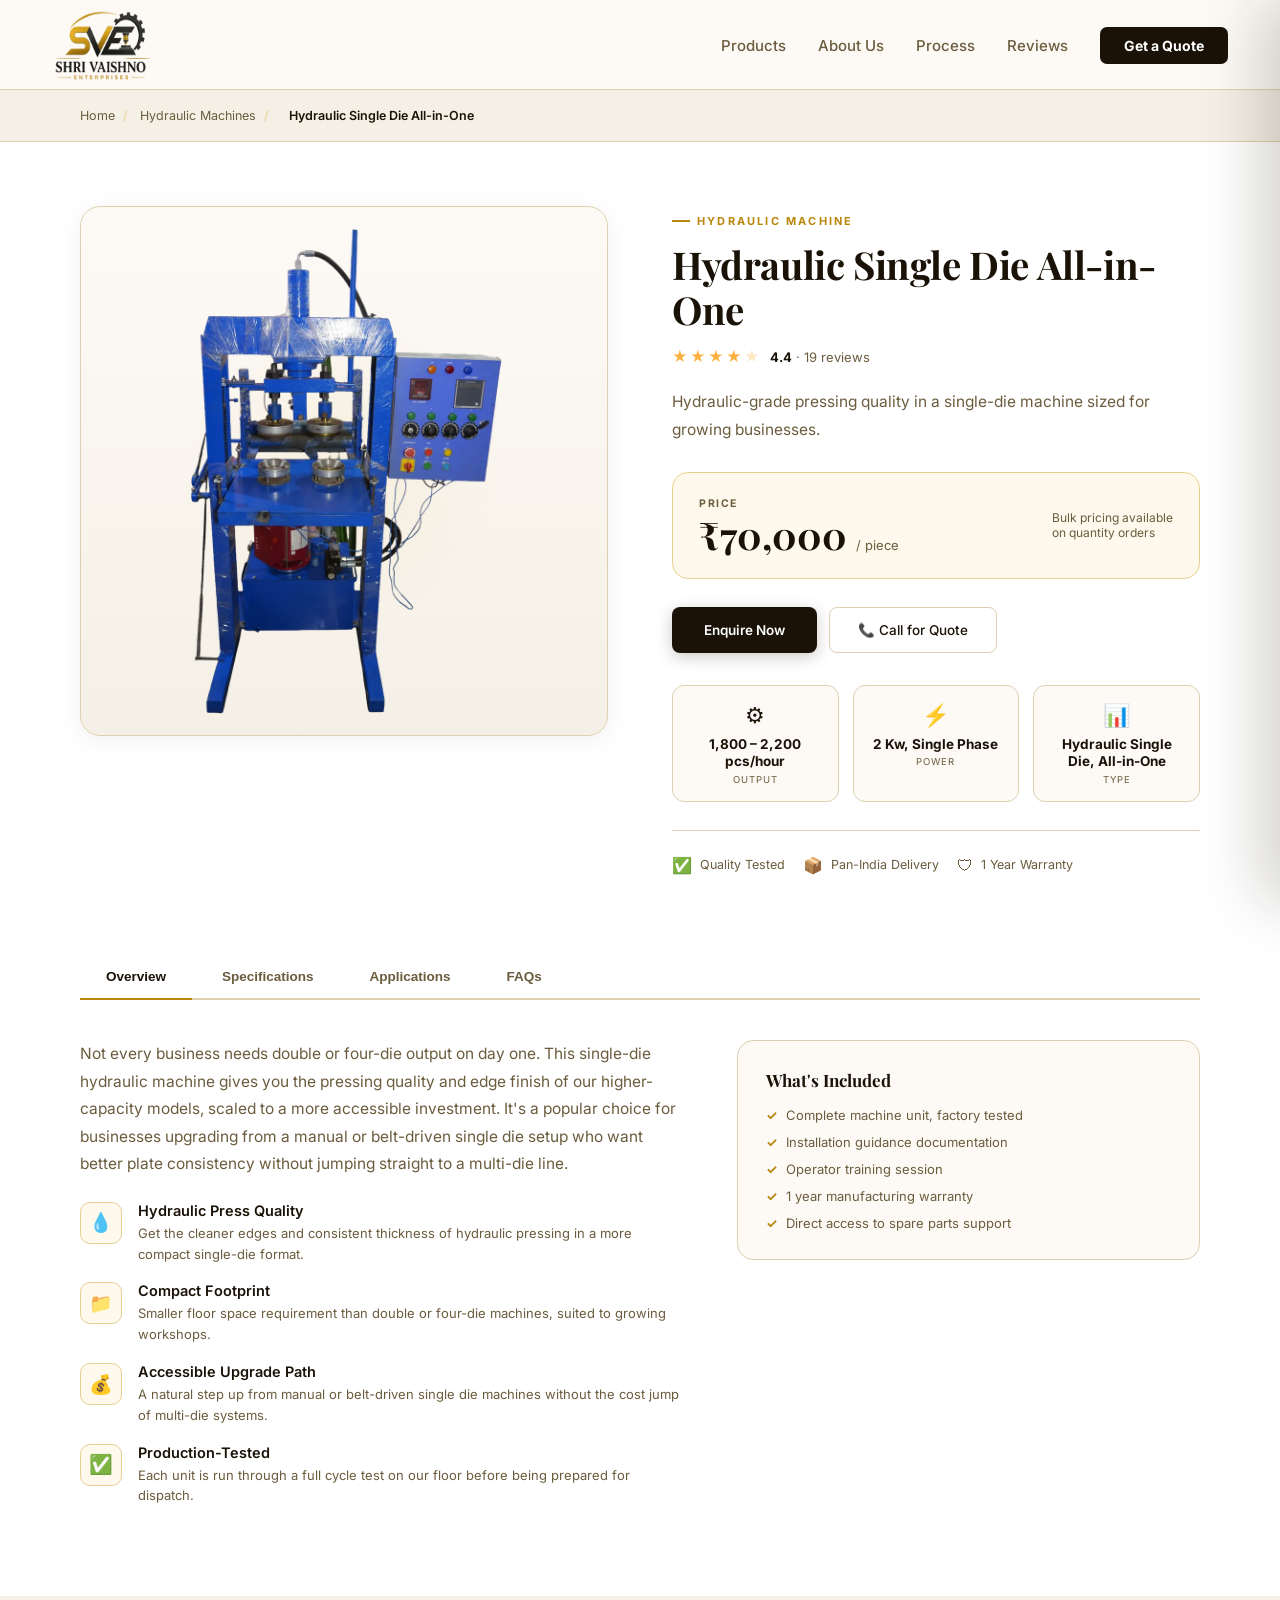
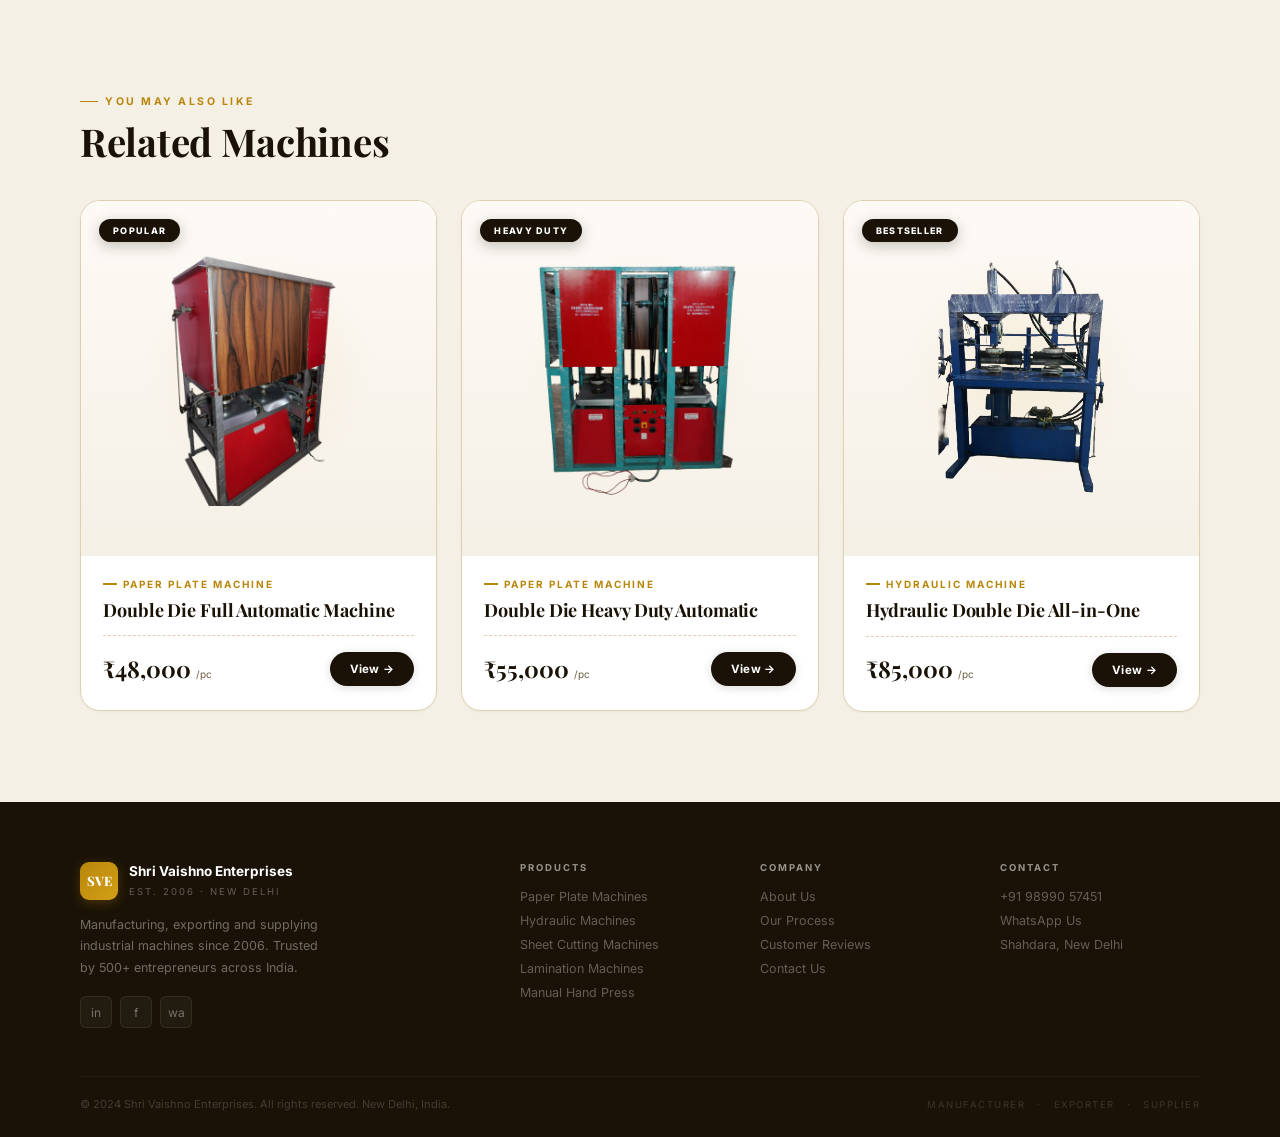
<file: products/hydraulic-single-die-all-in-one-machine.html>
<!DOCTYPE html>
<html lang='en'>
<head>
<meta charset='UTF-8'/>
<meta name='viewport' content='width=device-width,initial-scale=1.0'/>
<title>Hydraulic Single Die All-in-One &ndash; &#8377;70,000 | Shri Vaishno Enterprises</title>
<meta name='description' content='Hydraulic-grade pressing quality in a single-die machine sized for growing businesses.'/>
<link href='https://fonts.googleapis.com/css2?family=Playfair+Display:wght@600;700;800&family=Inter:wght@300;400;500;600;700&display=swap' rel='stylesheet'/>
<link rel='stylesheet' href='../css/style.css'/>
</head>
<body>

<nav id='topnav'>
  <a href='/' class='nbrand'>
    <img src="../images/gallery/sve-logo.png" alt="" class="logo-img">
  </a>
  <ul class='nlinks'>
    <li><a href='../index.html#categories'>Products</a></li>
    <li><a href='../index.html#about'>About Us</a></li>
    <li><a href='../index.html#process'>Process</a></li>
    <li><a href='../index.html#reviews'>Reviews</a></li>
    <li><a href='../index.html#contact' class='ncta'>Get a Quote</a></li>
  </ul>
  <button id='nhbtn' class='nhbtn' aria-label='Open menu'><span></span><span></span><span></span></button>
</nav>

<div id='mnavOverlay' class='mnav-overlay'></div>
<aside id='mnav' class='mnav'>
  <div class='mnav-top'>
    <div class='mnav-brand'></div>
    <button id='mnavClose' class='mnav-close' aria-label='Close menu'>&times;</button>
  </div>
  <ul id='mnavLinks' class='mnav-links'></ul>
  <div class='mnav-foot'>Est. 2006 &middot; New Delhi</div>
</aside>
<script>
(function(){
  var topnav=document.getElementById('topnav');
  var hbtn=document.getElementById('nhbtn');
  var overlay=document.getElementById('mnavOverlay');
  var mnav=document.getElementById('mnav');
  var closeBtn=document.getElementById('mnavClose');
  var linksList=document.getElementById('mnavLinks');
  var brandBox=mnav.querySelector('.mnav-brand');
  var brandSrc=topnav.querySelector('.nbrand');
  if(brandSrc){brandBox.innerHTML=brandSrc.innerHTML;}
  var srcLinks=topnav.querySelectorAll('.nlinks > li');
  for(var i=0;i<srcLinks.length;i++){
    var a=srcLinks[i].querySelector('a');
    var li=document.createElement('li');
    var ac=document.createElement('a');
    ac.href=a.getAttribute('href');
    ac.textContent=a.textContent;
    if(a.classList.contains('ncta')){ac.className='mnav-cta';}
    li.appendChild(ac);
    linksList.appendChild(li);
  }
  function openNav(){document.body.classList.add('mnav-open');}
  function closeNav(){document.body.classList.remove('mnav-open');}
  hbtn.addEventListener('click',openNav);
  closeBtn.addEventListener('click',closeNav);
  overlay.addEventListener('click',closeNav);
  linksList.addEventListener('click',function(e){if(e.target.tagName==='A'){closeNav();}});
  document.addEventListener('keydown',function(e){if(e.key==='Escape'){closeNav();}});
})();
</script>


<div class='breadcrumb'>
  <a href='../index.html'>Home</a><span>/</span>
  <a href='../index.html#categories'>Hydraulic Machines</a><span>/</span>
  <span class='current'>Hydraulic Single Die All-in-One</span>
</div>

<section class='pd-hero'>
  <div class='pd-grid'>
    <div class='pd-gallery'>
      <div class='pd-mainimg'>
        <div class='pd-mainimg-inner' style="background-image:url('../images/products/Hydraulic\ Full\ Automatic\ Single\ Die\ Machine.webp')"></div>
        <div class='pd-badge-row'></div>
      </div>
    </div>
    <div class='pd-info'>
      <div class='pd-cat'>Hydraulic Machine</div>
      <h1 class='pd-title'>Hydraulic Single Die All-in-One</h1>
      <div class='pd-rating-row'>
        <div class='pd-stars'><span>&#9733;</span><span>&#9733;</span><span>&#9733;</span><span>&#9733;</span><span style='opacity:0.3'>&#9733;</span></div>
        <div class='pd-rating-text'><strong>4.4</strong> &middot; 19 reviews</div>
      </div>
      <p class='pd-desc'>Hydraulic-grade pressing quality in a single-die machine sized for growing businesses.</p>
      <div class='pd-price-box'>
  <div>
    <div class='pd-price-label'>Price</div>
    <div class='pd-price-amt'>&#8377;70,000 <span>/ piece</span></div>
  </div>
  <div class='pd-moq'>Bulk pricing available<br>on quantity orders</div>
</div>
      <div class='pd-cta-row'>
        <a href='#' class='btnink js-enquire'>Enquire Now</a>
        <a href='tel:+919899057451' class='btnout'>&#128222; Call for Quote</a>
      </div>
      <div class='pd-quickspecs'><div class='pd-qs-item'><div class='pd-qs-ico'>&#9881;</div><div class='pd-qs-val'>1,800 &ndash; 2,200 pcs/hour</div><div class='pd-qs-lbl'>Output</div></div><div class='pd-qs-item'><div class='pd-qs-ico'>&#9889;</div><div class='pd-qs-val'>2 Kw, Single Phase</div><div class='pd-qs-lbl'>Power</div></div><div class='pd-qs-item'><div class='pd-qs-ico'>&#128202;</div><div class='pd-qs-val'>Hydraulic Single Die, All-in-One</div><div class='pd-qs-lbl'>Type</div></div></div>
      <div class='pd-trustrow'>
        <div class='pd-trust-item'><span>&#9989;</span> Quality Tested</div>
        <div class='pd-trust-item'><span>&#128230;</span> Pan-India Delivery</div>
        <div class='pd-trust-item'><span>&#128737;</span> 1 Year Warranty</div>
      </div>
    </div>
  </div>
</section>

<section class='pd-tabsec'>
  <div class='pd-tabnav'>
    <button class='pd-tabbtn on' data-tab='tab-overview'>Overview</button>
    <button class='pd-tabbtn' data-tab='tab-specs'>Specifications</button>
    <button class='pd-tabbtn' data-tab='tab-apps'>Applications</button>
    <button class='pd-tabbtn' data-tab='tab-faq'>FAQs</button>
  </div>

  <div id='tab-overview' class='pd-tabpanel on'>
    <div class='pd-overview'>
      <div>
        <p class='secp' style='max-width:100%;margin-bottom:8px'>Not every business needs double or four-die output on day one. This single-die hydraulic machine gives you the pressing quality and edge finish of our higher-capacity models, scaled to a more accessible investment. It's a popular choice for businesses upgrading from a manual or belt-driven single die setup who want better plate consistency without jumping straight to a multi-die line.</p>
        <div class='pd-feat-list'><div class='pd-feat-row'><div class='pd-feat-ico'>&#128167;</div><div><h4>Hydraulic Press Quality</h4><p>Get the cleaner edges and consistent thickness of hydraulic pressing in a more compact single-die format.</p></div></div><div class='pd-feat-row'><div class='pd-feat-ico'>&#128193;</div><div><h4>Compact Footprint</h4><p>Smaller floor space requirement than double or four-die machines, suited to growing workshops.</p></div></div><div class='pd-feat-row'><div class='pd-feat-ico'>&#128176;</div><div><h4>Accessible Upgrade Path</h4><p>A natural step up from manual or belt-driven single die machines without the cost jump of multi-die systems.</p></div></div><div class='pd-feat-row'><div class='pd-feat-ico'>&#9989;</div><div><h4>Production-Tested</h4><p>Each unit is run through a full cycle test on our floor before being prepared for dispatch.</p></div></div></div>
      </div>
      <div class='pd-sidebox'>
        <h4>What's Included</h4>
        <ul>
          <li>Complete machine unit, factory tested</li>
          <li>Installation guidance documentation</li>
          <li>Operator training session</li>
          <li>1 year manufacturing warranty</li>
          <li>Direct access to spare parts support</li>
        </ul>
      </div>
    </div>
  </div>

  <div id='tab-specs' class='pd-tabpanel'>
    <div class='pd-spectable-wrap'><table class='pd-spectable'><tr><td>Machine Type</td><td>Hydraulic Single Die, All-in-One</td></tr><tr><td>Pressing System</td><td>Hydraulic Cylinder Press</td></tr><tr><td>Power Required</td><td>2 Kw, Single Phase</td></tr><tr><td>Production Capacity</td><td>1,800 &ndash; 2,200 plates/hour</td></tr><tr><td>Plate Size Range</td><td>6 inch to 12 inch (die dependent)</td></tr><tr><td>Hydraulic Oil Tank</td><td>Integrated, 25 Litre Capacity</td></tr><tr><td>Frame Material</td><td>Mild Steel, Powder Coated</td></tr><tr><td>Machine Weight</td><td>Approx. 480 kg</td></tr><tr><td>Dimensions (L&times;W&times;H)</td><td>4.5 ft &times; 3.5 ft &times; 6 ft</td></tr><tr><td>Warranty</td><td>1 Year on Manufacturing Defects</td></tr></table></div>
  </div>

  <div id='tab-apps' class='pd-tabpanel'>
    <div class='pd-apps-grid'><div class='pd-app-card'><div class='pd-app-ico'>&#127981;</div><h4>Small to Mid-Scale Units</h4><p>Ideal for businesses upgrading their first machine without overcommitting on capacity.</p></div><div class='pd-app-card'><div class='pd-app-ico'>&#127869;</div><h4>Local Market Supply</h4><p>Well-suited to consistent local and regional disposable tableware demand.</p></div><div class='pd-app-card'><div class='pd-app-ico'>&#128176;</div><h4>Budget-Conscious Scaling</h4><p>Lets growing businesses access hydraulic quality without the investment of multi-die systems.</p></div></div>
  </div>

  <div id='tab-faq' class='pd-tabpanel'>
    <div style='max-width:760px'><div class='pd-faq-item open'>
  <div class='pd-faq-q'><span>Is this an upgrade from the manual hand press?</span><span class='pd-faq-q-arrow'>+</span></div>
  <div class='pd-faq-a'><div class='pd-faq-a-inner'>Yes, it's a common next step for businesses moving from manual operation to automated, hydraulic-grade pressing.</div></div>
</div><div class='pd-faq-item'>
  <div class='pd-faq-q'><span>Can I add more dies to this machine later?</span><span class='pd-faq-q-arrow'>+</span></div>
  <div class='pd-faq-a'><div class='pd-faq-a-inner'>This specific chassis is built for single-die operation; for more capacity we'd recommend our double or four-die hydraulic models.</div></div>
</div><div class='pd-faq-item'>
  <div class='pd-faq-q'><span>What plate sizes can it produce?</span><span class='pd-faq-q-arrow'>+</span></div>
  <div class='pd-faq-a'><div class='pd-faq-a-inner'>Standard dies cover 6 to 12 inch plates; custom die sizes can be discussed at the time of order.</div></div>
</div><div class='pd-faq-item'>
  <div class='pd-faq-q'><span>How long does the hydraulic system typically last?</span><span class='pd-faq-q-arrow'>+</span></div>
  <div class='pd-faq-a'><div class='pd-faq-a-inner'>With regular maintenance, the hydraulic system is built to run reliably for several years of daily use.</div></div>
</div></div>
  </div>
</section>

<section class='pd-related'>
  <div class='eyebrow'>You May Also Like</div>
  <h2 class='sech' style='margin-bottom:36px'>Related Machines</h2>
  <div class='pgrid' style='grid-template-columns:repeat(3,1fr)'>
    <a href='double-die-full-automatic-machine.html' style='text-decoration:none;color:inherit'>
<div class="pcard"><div class="pimgbox"><div class="pframe"><div class="pimg" style="background-image:url('../images/products/double-die-full-automatic1.webp')"></div></div><div class='pbadge'>Popular</div></div><div class="pbody"><div class="pcat">Paper Plate Machine</div><div class="pname">Double Die Full Automatic Machine</div><div class="pfoot"><div><span class='pprice'>&#8377;48,000</span><span class='punit'> /pc</span></div><span class="pbtn">View &rarr;</span></div></div></div>
</a><a href='double-die-heavy-duty-automatic-machine.html' style='text-decoration:none;color:inherit'>
<div class="pcard"><div class="pimgbox"><div class="pframe"><div class="pimg" style="background-image:url('../images/products/double-die-full-automatic-heavy-duty.webp')"></div></div><div class='pbadge'>Heavy Duty</div></div><div class="pbody"><div class="pcat">Paper Plate Machine</div><div class="pname">Double Die Heavy Duty Automatic</div><div class="pfoot"><div><span class='pprice'>&#8377;55,000</span><span class='punit'> /pc</span></div><span class="pbtn">View &rarr;</span></div></div></div>
</a><a href='hydraulic-double-die-all-in-one-machine.html' style='text-decoration:none;color:inherit'>
<div class="pcard"><div class="pimgbox"><div class="pframe"><div class="pimg" style="background-image:url('../images/products/hydraulic-double-die-full-automatic-machine.webp')"></div></div><div class='pbadge'>Bestseller</div></div><div class="pbody"><div class="pcat">Hydraulic Machine</div><div class="pname">Hydraulic Double Die All-in-One</div><div class="pfoot"><div><span class='pprice'>&#8377;85,000</span><span class='punit'> /pc</span></div><span class="pbtn">View &rarr;</span></div></div></div>
</a>
  </div>
</section>

<footer>
  <div class='ftgrid'>
    <div class='ftbrand'><div style='display:flex;align-items:center;gap:11px'><div class='nlogo' style='width:38px;height:38px;font-size:13px'>SVE</div><div class='nname'><strong style='color:#fff'>Shri Vaishno Enterprises</strong><span style='color:rgba(255,255,255,0.32)'>Est. 2006 &middot; New Delhi</span></div></div><p>Manufacturing, exporting and supplying industrial machines since 2006. Trusted by 500+ entrepreneurs across India.</p><div class='ftsoc'><a href='#' class='fts'>in</a><a href='#' class='fts'>f</a><a href='#' class='fts'>wa</a></div></div>
    <div class='ftcol'><h5>Products</h5><ul><li><a href='../index.html#categories'>Paper Plate Machines</a></li><li><a href='../index.html#categories'>Hydraulic Machines</a></li><li><a href='../index.html#categories'>Sheet Cutting Machines</a></li><li><a href='../index.html#categories'>Lamination Machines</a></li><li><a href='../index.html#categories'>Manual Hand Press</a></li></ul></div>
    <div class='ftcol'><h5>Company</h5><ul><li><a href='../index.html#about'>About Us</a></li><li><a href='../index.html#process'>Our Process</a></li><li><a href='../index.html#reviews'>Customer Reviews</a></li><li><a href='../index.html#contact'>Contact Us</a></li></ul></div>
    <div class='ftcol'><h5>Contact</h5><ul><li><a href='tel:+919899057451'>+91 98990 57451</a></li><li><a href='#'>WhatsApp Us</a></li><li><a href='#'>Shahdara, New Delhi</a></li></ul></div>
  </div>
  <div class='ftdiv'></div>
  <div class='ftbot'><p class='ftcopy'>&copy; 2024 Shri Vaishno Enterprises. All rights reserved. New Delhi, India.</p><div class='ftbs'><span class='ftb'>Manufacturer</span><span class='ftb'>&middot;</span><span class='ftb'>Exporter</span><span class='ftb'>&middot;</span><span class='ftb'>Supplier</span></div></div>
</footer>

<script>
window.addEventListener('scroll',function(){document.getElementById('topnav').classList.toggle('scrolled',scrollY>60);});
document.querySelectorAll('.pd-tabbtn').forEach(function(b){
  b.addEventListener('click',function(){
    document.querySelectorAll('.pd-tabbtn').forEach(function(x){x.classList.remove('on');});
    document.querySelectorAll('.pd-tabpanel').forEach(function(x){x.classList.remove('on');});
    b.classList.add('on');
    document.getElementById(b.dataset.tab).classList.add('on');
  });
});
document.querySelectorAll('.pd-faq-q').forEach(function(q){
  q.addEventListener('click',function(){
    var item=q.parentElement;
    var wasOpen=item.classList.contains('open');
    document.querySelectorAll('.pd-faq-item').forEach(function(i){i.classList.remove('open');});
    if(!wasOpen)item.classList.add('open');
  });
});
document.querySelectorAll('a[href^="#"]').forEach(function(a){
  a.addEventListener('click',function(e){
    var t=document.querySelector(a.getAttribute('href'));
    if(t){e.preventDefault();t.scrollIntoView({behavior:'smooth',block:'start'});}
  });
});
</script>
<script>var ENQUIRY_API='../backend/submit_enquiry.php';</script>
<script src='../js/enquiry-modal.js'></script>
</body>
</html>
</file>
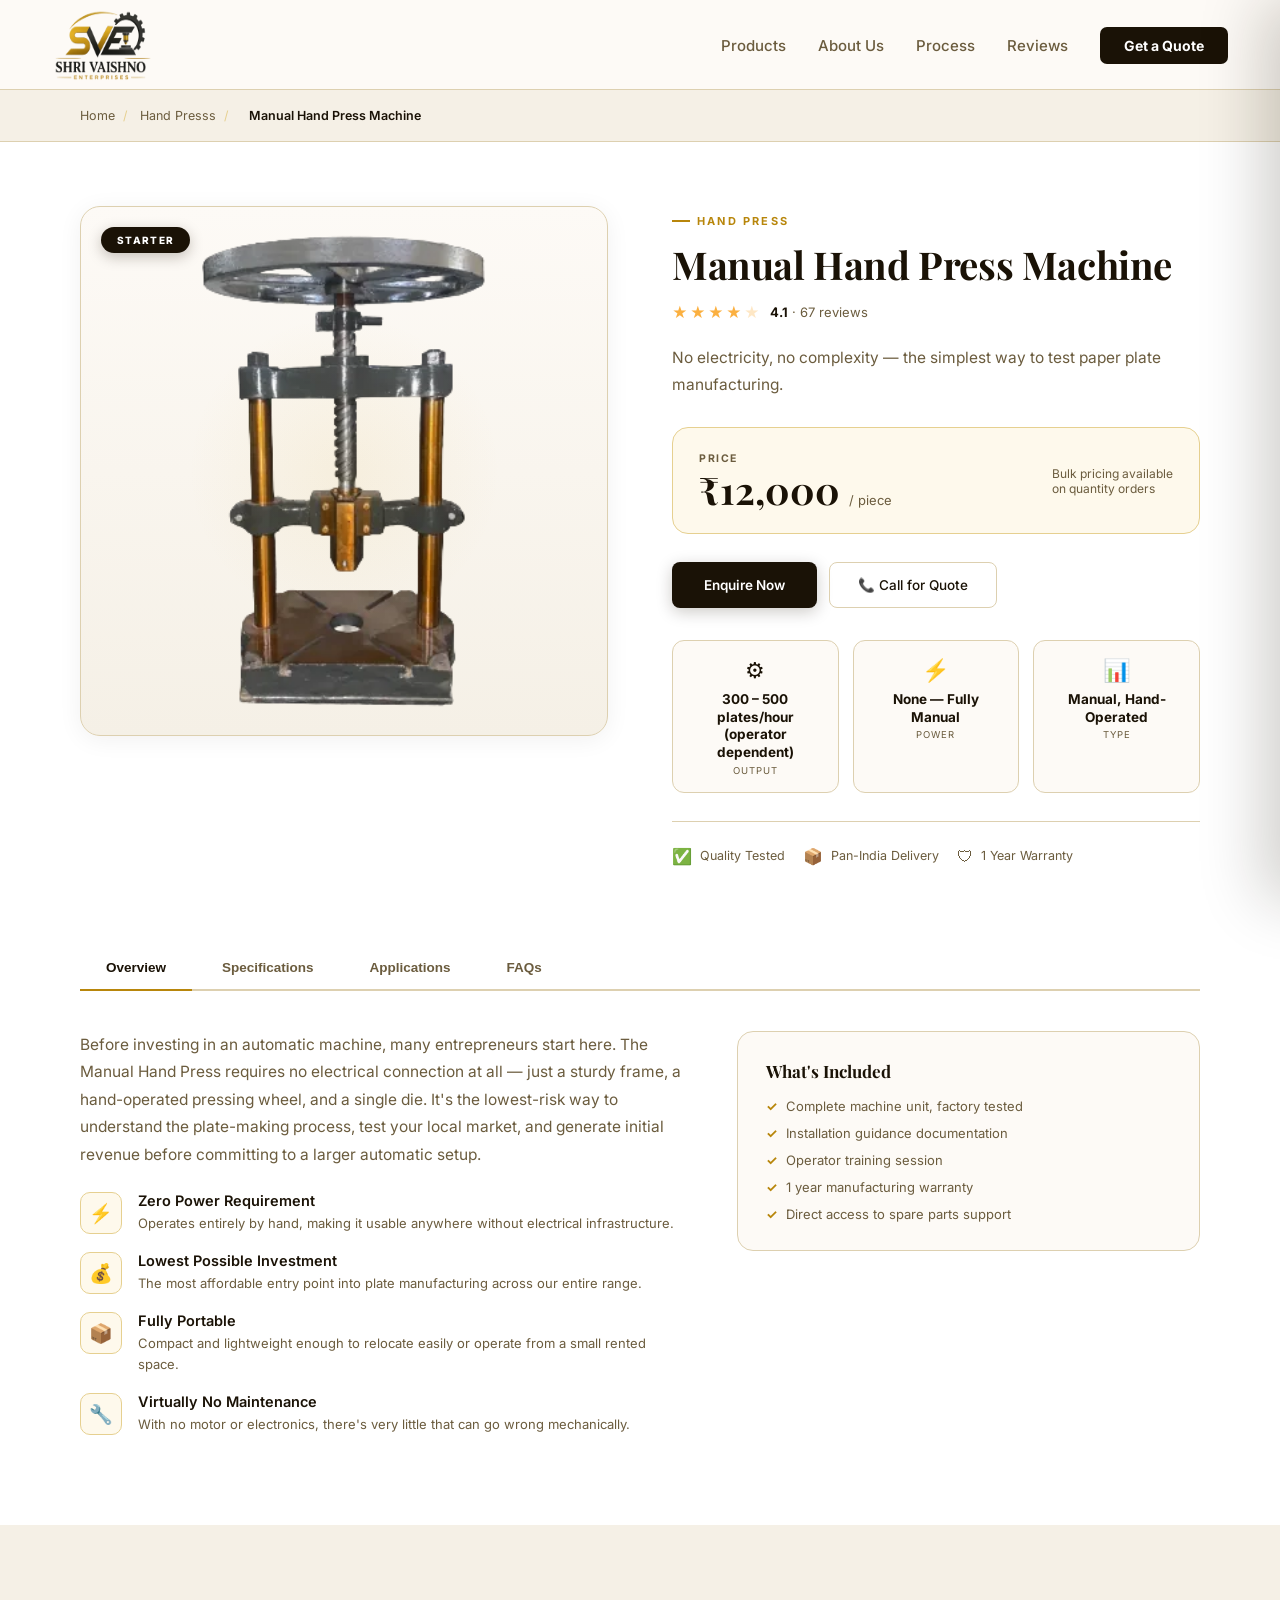
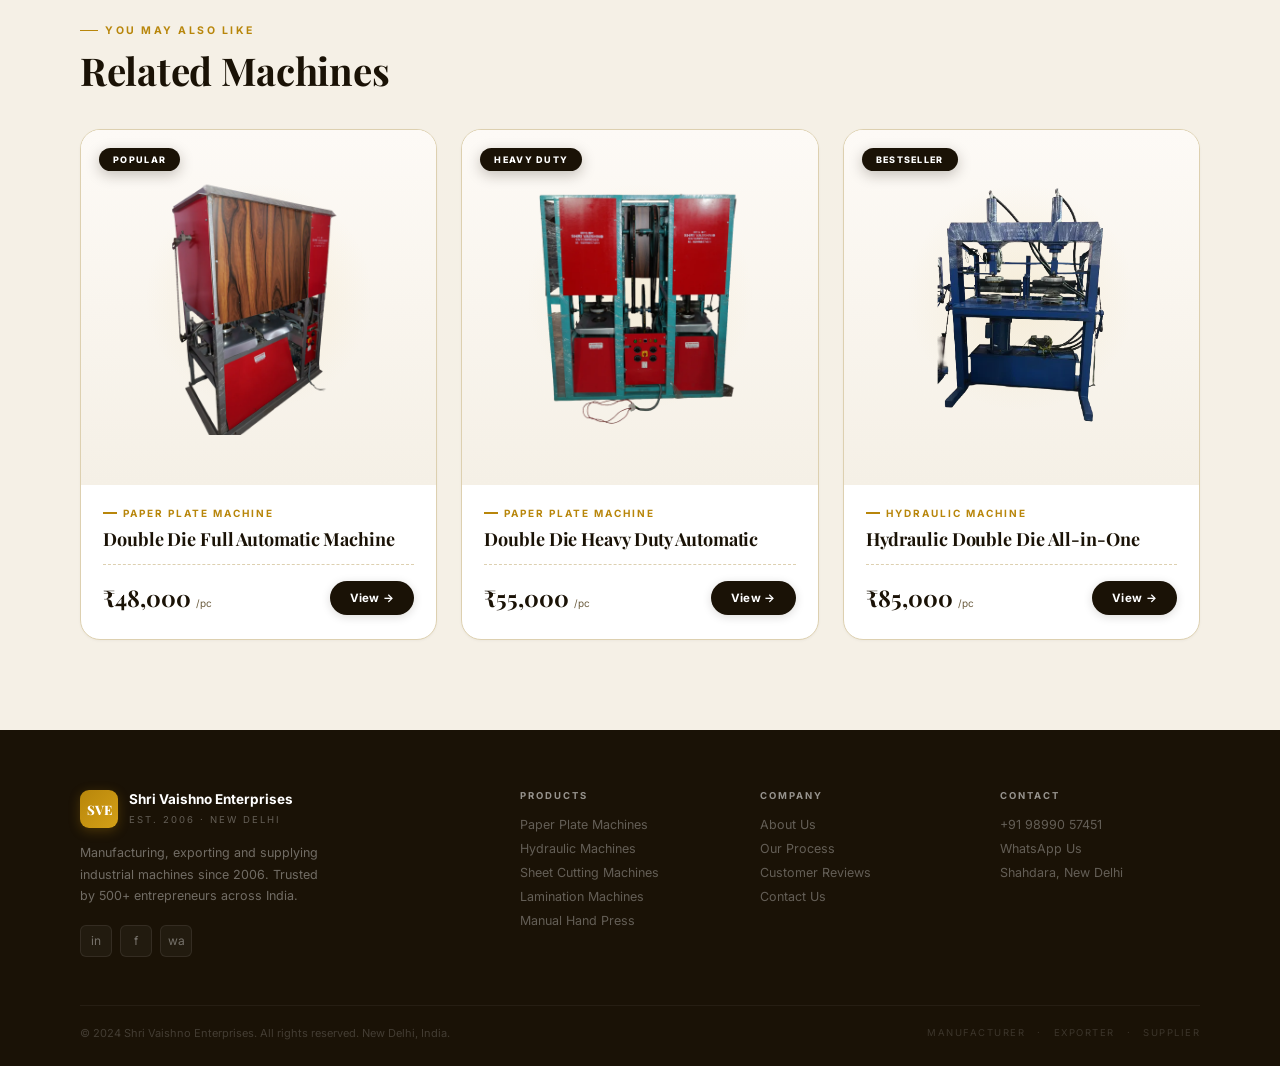
<file: products/manual-hand-press-machine.html>
<!DOCTYPE html>
<html lang='en'>
<head>
<meta charset='UTF-8'/>
<meta name='viewport' content='width=device-width,initial-scale=1.0'/>
<title>Manual Hand Press Machine &ndash; &#8377;12,000 | Shri Vaishno Enterprises</title>
<meta name='description' content='No electricity, no complexity &mdash; the simplest way to test paper plate manufacturing.'/>
<link href='https://fonts.googleapis.com/css2?family=Playfair+Display:wght@600;700;800&family=Inter:wght@300;400;500;600;700&display=swap' rel='stylesheet'/>
<link rel='stylesheet' href='../css/style.css'/>
</head>
<body>

<nav id='topnav'>
  <a href='/' class='nbrand'>
    <img src="../images/gallery/sve-logo.png" alt="" class="logo-img">
  </a>
  <ul class='nlinks'>
    <li><a href='../index.html#categories'>Products</a></li>
    <li><a href='../index.html#about'>About Us</a></li>
    <li><a href='../index.html#process'>Process</a></li>
    <li><a href='../index.html#reviews'>Reviews</a></li>
    <li><a href='../index.html#contact' class='ncta'>Get a Quote</a></li>
  </ul>
  <button id='nhbtn' class='nhbtn' aria-label='Open menu'><span></span><span></span><span></span></button>
</nav>

<div id='mnavOverlay' class='mnav-overlay'></div>
<aside id='mnav' class='mnav'>
  <div class='mnav-top'>
    <div class='mnav-brand'></div>
    <button id='mnavClose' class='mnav-close' aria-label='Close menu'>&times;</button>
  </div>
  <ul id='mnavLinks' class='mnav-links'></ul>
  <div class='mnav-foot'>Est. 2006 &middot; New Delhi</div>
</aside>
<script>
(function(){
  var topnav=document.getElementById('topnav');
  var hbtn=document.getElementById('nhbtn');
  var overlay=document.getElementById('mnavOverlay');
  var mnav=document.getElementById('mnav');
  var closeBtn=document.getElementById('mnavClose');
  var linksList=document.getElementById('mnavLinks');
  var brandBox=mnav.querySelector('.mnav-brand');
  var brandSrc=topnav.querySelector('.nbrand');
  if(brandSrc){brandBox.innerHTML=brandSrc.innerHTML;}
  var srcLinks=topnav.querySelectorAll('.nlinks > li');
  for(var i=0;i<srcLinks.length;i++){
    var a=srcLinks[i].querySelector('a');
    var li=document.createElement('li');
    var ac=document.createElement('a');
    ac.href=a.getAttribute('href');
    ac.textContent=a.textContent;
    if(a.classList.contains('ncta')){ac.className='mnav-cta';}
    li.appendChild(ac);
    linksList.appendChild(li);
  }
  function openNav(){document.body.classList.add('mnav-open');}
  function closeNav(){document.body.classList.remove('mnav-open');}
  hbtn.addEventListener('click',openNav);
  closeBtn.addEventListener('click',closeNav);
  overlay.addEventListener('click',closeNav);
  linksList.addEventListener('click',function(e){if(e.target.tagName==='A'){closeNav();}});
  document.addEventListener('keydown',function(e){if(e.key==='Escape'){closeNav();}});
})();
</script>


<div class='breadcrumb'>
  <a href='../index.html'>Home</a><span>/</span>
  <a href='../index.html#categories'>Hand Presss</a><span>/</span>
  <span class='current'>Manual Hand Press Machine</span>
</div>

<section class='pd-hero'>
  <div class='pd-grid'>
    <div class='pd-gallery'>
      <div class='pd-mainimg'>
        <div class='pd-mainimg-inner' style="background-image:url('../images/products/manual-hand-press.webp')"></div>
        <div class='pd-badge-row'><div class='pd-badge'>Starter</div></div>
      </div>
    </div>
    <div class='pd-info'>
      <div class='pd-cat'>Hand Press</div>
      <h1 class='pd-title'>Manual Hand Press Machine</h1>
      <div class='pd-rating-row'>
        <div class='pd-stars'><span>&#9733;</span><span>&#9733;</span><span>&#9733;</span><span>&#9733;</span><span style='opacity:0.3'>&#9733;</span></div>
        <div class='pd-rating-text'><strong>4.1</strong> &middot; 67 reviews</div>
      </div>
      <p class='pd-desc'>No electricity, no complexity &mdash; the simplest way to test paper plate manufacturing.</p>
      <div class='pd-price-box'>
  <div>
    <div class='pd-price-label'>Price</div>
    <div class='pd-price-amt'>&#8377;12,000 <span>/ piece</span></div>
  </div>
  <div class='pd-moq'>Bulk pricing available<br>on quantity orders</div>
</div>
      <div class='pd-cta-row'>
        <a href='#' class='btnink js-enquire'>Enquire Now</a>
        <a href='tel:+919899057451' class='btnout'>&#128222; Call for Quote</a>
      </div>
      <div class='pd-quickspecs'><div class='pd-qs-item'><div class='pd-qs-ico'>&#9881;</div><div class='pd-qs-val'>300 &ndash; 500 plates/hour (operator dependent)</div><div class='pd-qs-lbl'>Output</div></div><div class='pd-qs-item'><div class='pd-qs-ico'>&#9889;</div><div class='pd-qs-val'>None &mdash; Fully Manual</div><div class='pd-qs-lbl'>Power</div></div><div class='pd-qs-item'><div class='pd-qs-ico'>&#128202;</div><div class='pd-qs-val'>Manual, Hand-Operated</div><div class='pd-qs-lbl'>Type</div></div></div>
      <div class='pd-trustrow'>
        <div class='pd-trust-item'><span>&#9989;</span> Quality Tested</div>
        <div class='pd-trust-item'><span>&#128230;</span> Pan-India Delivery</div>
        <div class='pd-trust-item'><span>&#128737;</span> 1 Year Warranty</div>
      </div>
    </div>
  </div>
</section>

<section class='pd-tabsec'>
  <div class='pd-tabnav'>
    <button class='pd-tabbtn on' data-tab='tab-overview'>Overview</button>
    <button class='pd-tabbtn' data-tab='tab-specs'>Specifications</button>
    <button class='pd-tabbtn' data-tab='tab-apps'>Applications</button>
    <button class='pd-tabbtn' data-tab='tab-faq'>FAQs</button>
  </div>

  <div id='tab-overview' class='pd-tabpanel on'>
    <div class='pd-overview'>
      <div>
        <p class='secp' style='max-width:100%;margin-bottom:8px'>Before investing in an automatic machine, many entrepreneurs start here. The Manual Hand Press requires no electrical connection at all &mdash; just a sturdy frame, a hand-operated pressing wheel, and a single die. It's the lowest-risk way to understand the plate-making process, test your local market, and generate initial revenue before committing to a larger automatic setup.</p>
        <div class='pd-feat-list'><div class='pd-feat-row'><div class='pd-feat-ico'>&#9889;</div><div><h4>Zero Power Requirement</h4><p>Operates entirely by hand, making it usable anywhere without electrical infrastructure.</p></div></div><div class='pd-feat-row'><div class='pd-feat-ico'>&#128176;</div><div><h4>Lowest Possible Investment</h4><p>The most affordable entry point into plate manufacturing across our entire range.</p></div></div><div class='pd-feat-row'><div class='pd-feat-ico'>&#128230;</div><div><h4>Fully Portable</h4><p>Compact and lightweight enough to relocate easily or operate from a small rented space.</p></div></div><div class='pd-feat-row'><div class='pd-feat-ico'>&#128295;</div><div><h4>Virtually No Maintenance</h4><p>With no motor or electronics, there's very little that can go wrong mechanically.</p></div></div></div>
      </div>
      <div class='pd-sidebox'>
        <h4>What's Included</h4>
        <ul>
          <li>Complete machine unit, factory tested</li>
          <li>Installation guidance documentation</li>
          <li>Operator training session</li>
          <li>1 year manufacturing warranty</li>
          <li>Direct access to spare parts support</li>
        </ul>
      </div>
    </div>
  </div>

  <div id='tab-specs' class='pd-tabpanel'>
    <div class='pd-spectable-wrap'><table class='pd-spectable'><tr><td>Machine Type</td><td>Manual, Hand-Operated</td></tr><tr><td>Power Required</td><td>None &mdash; Fully Manual</td></tr><tr><td>Production Capacity</td><td>300 &ndash; 500 plates/hour (operator dependent)</td></tr><tr><td>Plate Size Range</td><td>6 inch to 9 inch (die dependent)</td></tr><tr><td>Frame Material</td><td>Cast Iron & Mild Steel</td></tr><tr><td>Machine Weight</td><td>Approx. 65 kg</td></tr><tr><td>Dimensions (L&times;W&times;H)</td><td>1.5 ft &times; 1.5 ft &times; 3 ft</td></tr><tr><td>Warranty</td><td>1 Year on Manufacturing Defects</td></tr></table></div>
  </div>

  <div id='tab-apps' class='pd-tabpanel'>
    <div class='pd-apps-grid'><div class='pd-app-card'><div class='pd-app-ico'>&#129504;</div><h4>Market Testing</h4><p>Ideal for testing local demand before committing capital to an automatic machine.</p></div><div class='pd-app-card'><div class='pd-app-ico'>&#127968;</div><h4>Rural & Off-Grid Areas</h4><p>Works without electricity, making it practical for areas with unreliable power supply.</p></div><div class='pd-app-card'><div class='pd-app-ico'>&#127869;</div><h4>Supplementary Production</h4><p>Useful as a backup or secondary unit alongside an automatic machine.</p></div></div>
  </div>

  <div id='tab-faq' class='pd-tabpanel'>
    <div style='max-width:760px'><div class='pd-faq-item open'>
  <div class='pd-faq-q'><span>How physically demanding is operating this machine?</span><span class='pd-faq-q-arrow'>+</span></div>
  <div class='pd-faq-a'><div class='pd-faq-a-inner'>It requires manual effort but is manageable for most adult operators across a standard work shift with reasonable breaks.</div></div>
</div><div class='pd-faq-item'>
  <div class='pd-faq-q'><span>Can this realistically support a small business?</span><span class='pd-faq-q-arrow'>+</span></div>
  <div class='pd-faq-a'><div class='pd-faq-a-inner'>Yes, many of our customers started exclusively with this machine before reinvesting profits into automatic equipment.</div></div>
</div><div class='pd-faq-item'>
  <div class='pd-faq-q'><span>Does it come with a die included?</span><span class='pd-faq-q-arrow'>+</span></div>
  <div class='pd-faq-a'><div class='pd-faq-a-inner'>Yes, the machine includes one standard die; additional sizes can be ordered separately.</div></div>
</div><div class='pd-faq-item'>
  <div class='pd-faq-q'><span>Is there a faster manual model available?</span><span class='pd-faq-q-arrow'>+</span></div>
  <div class='pd-faq-a'><div class='pd-faq-a-inner'>For higher manual output, ask us about our hand-operated double-station options.</div></div>
</div></div>
  </div>
</section>

<section class='pd-related'>
  <div class='eyebrow'>You May Also Like</div>
  <h2 class='sech' style='margin-bottom:36px'>Related Machines</h2>
  <div class='pgrid' style='grid-template-columns:repeat(3,1fr)'>
    <a href='double-die-full-automatic-machine.html' style='text-decoration:none;color:inherit'>
<div class="pcard"><div class="pimgbox"><div class="pframe"><div class="pimg" style="background-image:url('../images/products/double-die-full-automatic1.webp')"></div></div><div class='pbadge'>Popular</div></div><div class="pbody"><div class="pcat">Paper Plate Machine</div><div class="pname">Double Die Full Automatic Machine</div><div class="pfoot"><div><span class='pprice'>&#8377;48,000</span><span class='punit'> /pc</span></div><span class="pbtn">View &rarr;</span></div></div></div>
</a><a href='double-die-heavy-duty-automatic-machine.html' style='text-decoration:none;color:inherit'>
<div class="pcard"><div class="pimgbox"><div class="pframe"><div class="pimg" style="background-image:url('../images/products/double-die-full-automatic-heavy-duty.webp')"></div></div><div class='pbadge'>Heavy Duty</div></div><div class="pbody"><div class="pcat">Paper Plate Machine</div><div class="pname">Double Die Heavy Duty Automatic</div><div class="pfoot"><div><span class='pprice'>&#8377;55,000</span><span class='punit'> /pc</span></div><span class="pbtn">View &rarr;</span></div></div></div>
</a><a href='hydraulic-double-die-all-in-one-machine.html' style='text-decoration:none;color:inherit'>
<div class="pcard"><div class="pimgbox"><div class="pframe"><div class="pimg" style="background-image:url('../images/products/hydraulic-double-die-full-automatic-machine.webp')"></div></div><div class='pbadge'>Bestseller</div></div><div class="pbody"><div class="pcat">Hydraulic Machine</div><div class="pname">Hydraulic Double Die All-in-One</div><div class="pfoot"><div><span class='pprice'>&#8377;85,000</span><span class='punit'> /pc</span></div><span class="pbtn">View &rarr;</span></div></div></div>
</a>
  </div>
</section>

<footer>
  <div class='ftgrid'>
    <div class='ftbrand'><div style='display:flex;align-items:center;gap:11px'><div class='nlogo' style='width:38px;height:38px;font-size:13px'>SVE</div><div class='nname'><strong style='color:#fff'>Shri Vaishno Enterprises</strong><span style='color:rgba(255,255,255,0.32)'>Est. 2006 &middot; New Delhi</span></div></div><p>Manufacturing, exporting and supplying industrial machines since 2006. Trusted by 500+ entrepreneurs across India.</p><div class='ftsoc'><a href='#' class='fts'>in</a><a href='#' class='fts'>f</a><a href='#' class='fts'>wa</a></div></div>
    <div class='ftcol'><h5>Products</h5><ul><li><a href='../index.html#categories'>Paper Plate Machines</a></li><li><a href='../index.html#categories'>Hydraulic Machines</a></li><li><a href='../index.html#categories'>Sheet Cutting Machines</a></li><li><a href='../index.html#categories'>Lamination Machines</a></li><li><a href='../index.html#categories'>Manual Hand Press</a></li></ul></div>
    <div class='ftcol'><h5>Company</h5><ul><li><a href='../index.html#about'>About Us</a></li><li><a href='../index.html#process'>Our Process</a></li><li><a href='../index.html#reviews'>Customer Reviews</a></li><li><a href='../index.html#contact'>Contact Us</a></li></ul></div>
    <div class='ftcol'><h5>Contact</h5><ul><li><a href='tel:+919899057451'>+91 98990 57451</a></li><li><a href='#'>WhatsApp Us</a></li><li><a href='#'>Shahdara, New Delhi</a></li></ul></div>
  </div>
  <div class='ftdiv'></div>
  <div class='ftbot'><p class='ftcopy'>&copy; 2024 Shri Vaishno Enterprises. All rights reserved. New Delhi, India.</p><div class='ftbs'><span class='ftb'>Manufacturer</span><span class='ftb'>&middot;</span><span class='ftb'>Exporter</span><span class='ftb'>&middot;</span><span class='ftb'>Supplier</span></div></div>
</footer>

<script>
window.addEventListener('scroll',function(){document.getElementById('topnav').classList.toggle('scrolled',scrollY>60);});
document.querySelectorAll('.pd-tabbtn').forEach(function(b){
  b.addEventListener('click',function(){
    document.querySelectorAll('.pd-tabbtn').forEach(function(x){x.classList.remove('on');});
    document.querySelectorAll('.pd-tabpanel').forEach(function(x){x.classList.remove('on');});
    b.classList.add('on');
    document.getElementById(b.dataset.tab).classList.add('on');
  });
});
document.querySelectorAll('.pd-faq-q').forEach(function(q){
  q.addEventListener('click',function(){
    var item=q.parentElement;
    var wasOpen=item.classList.contains('open');
    document.querySelectorAll('.pd-faq-item').forEach(function(i){i.classList.remove('open');});
    if(!wasOpen)item.classList.add('open');
  });
});
document.querySelectorAll('a[href^="#"]').forEach(function(a){
  a.addEventListener('click',function(e){
    var t=document.querySelector(a.getAttribute('href'));
    if(t){e.preventDefault();t.scrollIntoView({behavior:'smooth',block:'start'});}
  });
});
</script>
<script>var ENQUIRY_API='../backend/submit_enquiry.php';</script>
<script src='../js/enquiry-modal.js'></script>
</body>
</html>
</file>
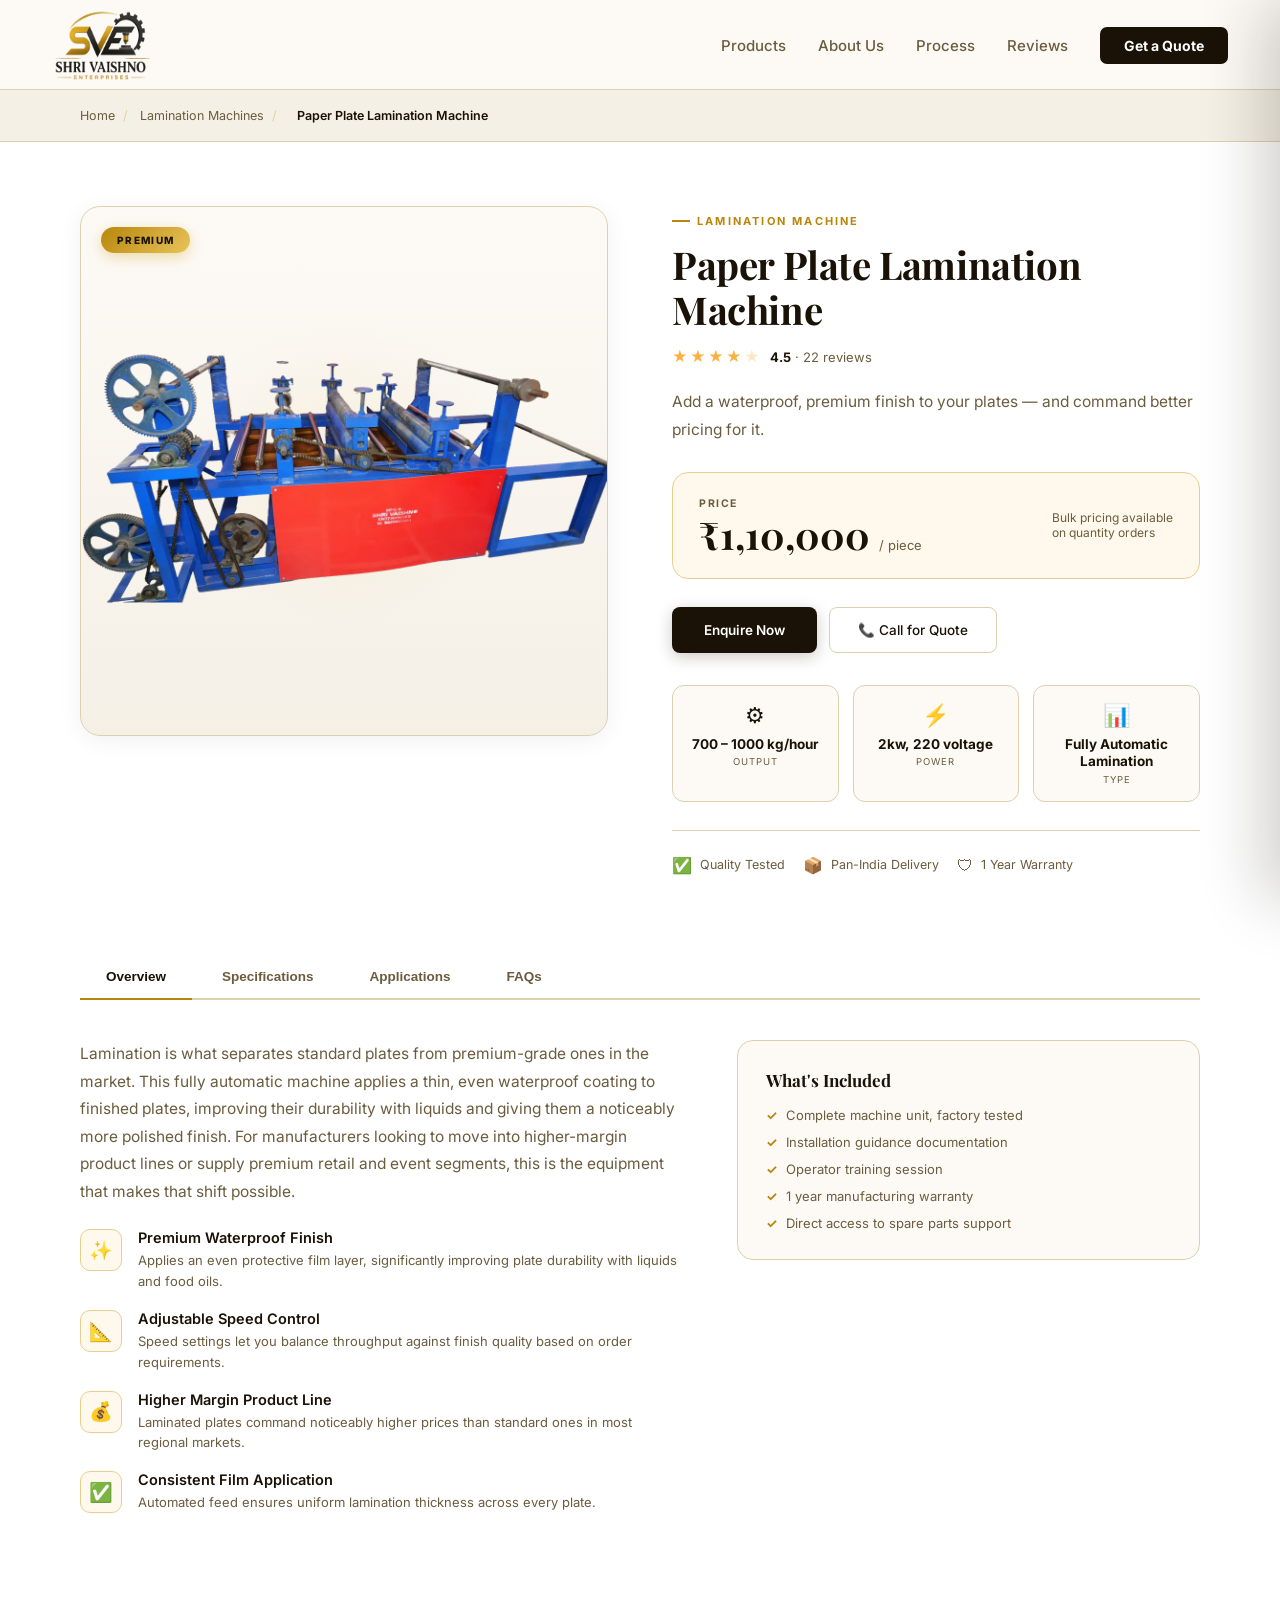
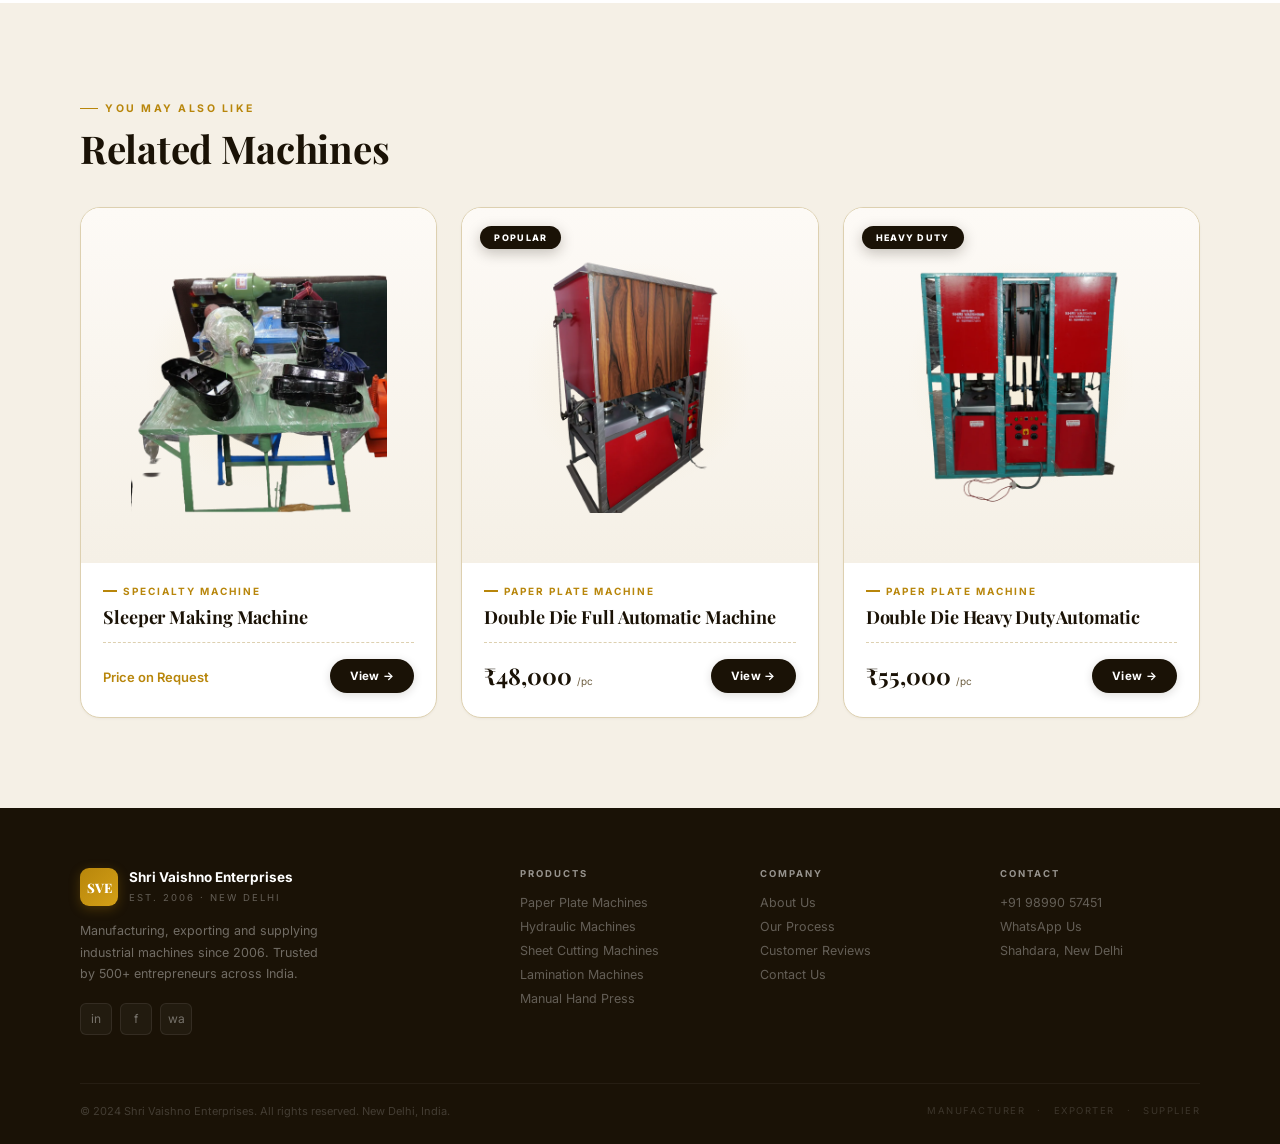
<file: products/paper-plate-lamination-machine.html>
<!DOCTYPE html>
<html lang='en'>
<head>
<meta charset='UTF-8'/>
<meta name='viewport' content='width=device-width,initial-scale=1.0'/>
<title>Paper Plate Lamination Machine &ndash; &#8377;1,10,000 | Shri Vaishno Enterprises</title>
<meta name='description' content='Add a waterproof, premium finish to your plates &mdash; and command better pricing for it.'/>
<link href='https://fonts.googleapis.com/css2?family=Playfair+Display:wght@600;700;800&family=Inter:wght@300;400;500;600;700&display=swap' rel='stylesheet'/>
<link rel='stylesheet' href='../css/style.css'/>
</head>
<body>

<nav id='topnav'>
  <a href='/' class='nbrand'>
    <img src="../images/gallery/sve-logo.png" alt="" class="logo-img">
  </a>
  <ul class='nlinks'>
    <li><a href='../index.html#categories'>Products</a></li>
    <li><a href='../index.html#about'>About Us</a></li>
    <li><a href='../index.html#process'>Process</a></li>
    <li><a href='../index.html#reviews'>Reviews</a></li>
    <li><a href='../index.html#contact' class='ncta'>Get a Quote</a></li>
  </ul>
  <button id='nhbtn' class='nhbtn' aria-label='Open menu'><span></span><span></span><span></span></button>
</nav>

<div id='mnavOverlay' class='mnav-overlay'></div>
<aside id='mnav' class='mnav'>
  <div class='mnav-top'>
    <div class='mnav-brand'></div>
    <button id='mnavClose' class='mnav-close' aria-label='Close menu'>&times;</button>
  </div>
  <ul id='mnavLinks' class='mnav-links'></ul>
  <div class='mnav-foot'>Est. 2006 &middot; New Delhi</div>
</aside>
<script>
(function(){
  var topnav=document.getElementById('topnav');
  var hbtn=document.getElementById('nhbtn');
  var overlay=document.getElementById('mnavOverlay');
  var mnav=document.getElementById('mnav');
  var closeBtn=document.getElementById('mnavClose');
  var linksList=document.getElementById('mnavLinks');
  var brandBox=mnav.querySelector('.mnav-brand');
  var brandSrc=topnav.querySelector('.nbrand');
  if(brandSrc){brandBox.innerHTML=brandSrc.innerHTML;}
  var srcLinks=topnav.querySelectorAll('.nlinks > li');
  for(var i=0;i<srcLinks.length;i++){
    var a=srcLinks[i].querySelector('a');
    var li=document.createElement('li');
    var ac=document.createElement('a');
    ac.href=a.getAttribute('href');
    ac.textContent=a.textContent;
    if(a.classList.contains('ncta')){ac.className='mnav-cta';}
    li.appendChild(ac);
    linksList.appendChild(li);
  }
  function openNav(){document.body.classList.add('mnav-open');}
  function closeNav(){document.body.classList.remove('mnav-open');}
  hbtn.addEventListener('click',openNav);
  closeBtn.addEventListener('click',closeNav);
  overlay.addEventListener('click',closeNav);
  linksList.addEventListener('click',function(e){if(e.target.tagName==='A'){closeNav();}});
  document.addEventListener('keydown',function(e){if(e.key==='Escape'){closeNav();}});
})();
</script>


<div class='breadcrumb'>
  <a href='../index.html'>Home</a><span>/</span>
  <a href='../index.html#categories'>Lamination Machines</a><span>/</span>
  <span class='current'>Paper Plate Lamination Machine</span>
</div>

<section class='pd-hero'>
  <div class='pd-grid'>
    <div class='pd-gallery'>
      <div class='pd-mainimg'>
        <div class='pd-mainimg-inner' style="background-image:url('../images/products/lamination-machine1.webp')"></div>
        <div class='pd-badge-row'><div class='pd-badge gold'>Premium</div></div>
      </div>
    </div>
    <div class='pd-info'>
      <div class='pd-cat'>Lamination Machine</div>
      <h1 class='pd-title'>Paper Plate Lamination Machine</h1>
      <div class='pd-rating-row'>
        <div class='pd-stars'><span>&#9733;</span><span>&#9733;</span><span>&#9733;</span><span>&#9733;</span><span style='opacity:0.3'>&#9733;</span></div>
        <div class='pd-rating-text'><strong>4.5</strong> &middot; 22 reviews</div>
      </div>
      <p class='pd-desc'>Add a waterproof, premium finish to your plates &mdash; and command better pricing for it.</p>
      <div class='pd-price-box'>
  <div>
    <div class='pd-price-label'>Price</div>
    <div class='pd-price-amt'>&#8377;1,10,000 <span>/ piece</span></div>
  </div>
  <div class='pd-moq'>Bulk pricing available<br>on quantity orders</div>
</div>
      <div class='pd-cta-row'>
        <a href='#' class='btnink js-enquire'>Enquire Now</a>
        <a href='tel:+919899057451' class='btnout'>&#128222; Call for Quote</a>
      </div>
      <div class='pd-quickspecs'><div class='pd-qs-item'><div class='pd-qs-ico'>&#9881;</div><div class='pd-qs-val'>700 &ndash; 1000 kg/hour</div><div class='pd-qs-lbl'>Output</div></div><div class='pd-qs-item'><div class='pd-qs-ico'>&#9889;</div><div class='pd-qs-val'>2kw, 220 voltage</div><div class='pd-qs-lbl'>Power</div></div><div class='pd-qs-item'><div class='pd-qs-ico'>&#128202;</div><div class='pd-qs-val'>Fully Automatic Lamination</div><div class='pd-qs-lbl'>Type</div></div></div>
      <div class='pd-trustrow'>
        <div class='pd-trust-item'><span>&#9989;</span> Quality Tested</div>
        <div class='pd-trust-item'><span>&#128230;</span> Pan-India Delivery</div>
        <div class='pd-trust-item'><span>&#128737;</span> 1 Year Warranty</div>
      </div>
    </div>
  </div>
</section>

<section class='pd-tabsec'>
  <div class='pd-tabnav'>
    <button class='pd-tabbtn on' data-tab='tab-overview'>Overview</button>
    <button class='pd-tabbtn' data-tab='tab-specs'>Specifications</button>
    <button class='pd-tabbtn' data-tab='tab-apps'>Applications</button>
    <button class='pd-tabbtn' data-tab='tab-faq'>FAQs</button>
  </div>

  <div id='tab-overview' class='pd-tabpanel on'>
    <div class='pd-overview'>
      <div>
        <p class='secp' style='max-width:100%;margin-bottom:8px'>Lamination is what separates standard plates from premium-grade ones in the market. This fully automatic machine applies a thin, even waterproof coating to finished plates, improving their durability with liquids and giving them a noticeably more polished finish. For manufacturers looking to move into higher-margin product lines or supply premium retail and event segments, this is the equipment that makes that shift possible.</p>
        <div class='pd-feat-list'><div class='pd-feat-row'><div class='pd-feat-ico'>&#10024;</div><div><h4>Premium Waterproof Finish</h4><p>Applies an even protective film layer, significantly improving plate durability with liquids and food oils.</p></div></div><div class='pd-feat-row'><div class='pd-feat-ico'>&#128208;</div><div><h4>Adjustable Speed Control</h4><p>Speed settings let you balance throughput against finish quality based on order requirements.</p></div></div><div class='pd-feat-row'><div class='pd-feat-ico'>&#128176;</div><div><h4>Higher Margin Product Line</h4><p>Laminated plates command noticeably higher prices than standard ones in most regional markets.</p></div></div><div class='pd-feat-row'><div class='pd-feat-ico'>&#9989;</div><div><h4>Consistent Film Application</h4><p>Automated feed ensures uniform lamination thickness across every plate.</p></div></div></div>
      </div>
      <div class='pd-sidebox'>
        <h4>What's Included</h4>
        <ul>
          <li>Complete machine unit, factory tested</li>
          <li>Installation guidance documentation</li>
          <li>Operator training session</li>
          <li>1 year manufacturing warranty</li>
          <li>Direct access to spare parts support</li>
        </ul>
      </div>
    </div>
  </div>

  <div id='tab-specs' class='pd-tabpanel'>
    <div class='pd-spectable-wrap'><table class='pd-spectable'><tr><td>Machine Type</td><td>Fully Automatic Lamination</td></tr><tr><td>Power Required</td><td>2kw, 220 voltage</td></tr><tr><td>Production Capacity</td><td>700 &ndash; 1,000 plates/hour</td></tr><tr><td>Plate Size Compatibility</td><td>6 inch to 12 inch</td></tr><tr><td>Lamination Film</td><td>BOPP / PE Film Compatible</td></tr><tr><td>Frame Material</td><td>Stainless Steel & Mild Steel</td></tr><tr><td>Machine Weight</td><td>Approx. 650 kg</td></tr><tr><td>Dimensions (L&times;W&times;H)</td><td>6 ft &times; 4 ft &times; 6 ft</td></tr><tr><td>Warranty</td><td>1 Year on Manufacturing Defects</td></tr></table></div>
  </div>

  <div id='tab-apps' class='pd-tabpanel'>
    <div class='pd-apps-grid'><div class='pd-app-card'><div class='pd-app-ico'>&#127881;</div><h4>Event & Wedding Suppliers</h4><p>Premium finish suits higher-end catering, weddings, and event supply contracts.</p></div><div class='pd-app-card'><div class='pd-app-ico'>&#127968;</div><h4>Retail & Supermarket Lines</h4><p>Laminated plates are well-suited to branded retail packaging and supermarket shelving.</p></div><div class='pd-app-card'><div class='pd-app-ico'>&#127858;</div><h4>Food Service Upgrades</h4><p>Improved liquid resistance makes laminated plates suitable for wetter food applications.</p></div></div>
  </div>

  <div id='tab-faq' class='pd-tabpanel'>
    <div style='max-width:760px'><div class='pd-faq-item open'>
  <div class='pd-faq-q'><span>Does this replace my plate-making machine?</span><span class='pd-faq-q-arrow'>+</span></div>
  <div class='pd-faq-a'><div class='pd-faq-a-inner'>No, this is a separate finishing step that runs after plates are formed on your existing plate-making machine.</div></div>
</div><div class='pd-faq-item'>
  <div class='pd-faq-q'><span>What type of film does it use?</span><span class='pd-faq-q-arrow'>+</span></div>
  <div class='pd-faq-a'><div class='pd-faq-a-inner'>It's compatible with standard BOPP and PE lamination films widely available from packaging suppliers.</div></div>
</div><div class='pd-faq-item'>
  <div class='pd-faq-q'><span>How much does lamination add to my per-plate cost?</span><span class='pd-faq-q-arrow'>+</span></div>
  <div class='pd-faq-a'><div class='pd-faq-a-inner'>Film and running costs vary by supplier, but most customers find the price premium achievable in the market comfortably covers the added cost.</div></div>
</div><div class='pd-faq-item'>
  <div class='pd-faq-q'><span>Can it laminate different plate sizes without changeover?</span><span class='pd-faq-q-arrow'>+</span></div>
  <div class='pd-faq-a'><div class='pd-faq-a-inner'>Minor adjustments are needed when switching plate sizes; we cover this in operator training.</div></div>
</div></div>
  </div>
</section>

<section class='pd-related'>
  <div class='eyebrow'>You May Also Like</div>
  <h2 class='sech' style='margin-bottom:36px'>Related Machines</h2>
  <div class='pgrid' style='grid-template-columns:repeat(3,1fr)'>
    <a href='sleeper-making-machine.html' style='text-decoration:none;color:inherit'>
<div class="pcard"><div class="pimgbox"><div class="pframe"><div class="pimg" style="background-image:url('../images/products/sleeper-making-machine.webp')"></div></div></div><div class="pbody"><div class="pcat">Specialty Machine</div><div class="pname">Sleeper Making Machine</div><div class="pfoot"><div><span class='preq'>Price on Request</span></div><span class="pbtn">View &rarr;</span></div></div></div>
</a><a href='double-die-full-automatic-machine.html' style='text-decoration:none;color:inherit'>
<div class="pcard"><div class="pimgbox"><div class="pframe"><div class="pimg" style="background-image:url('../images/products/double-die-full-automatic1.webp')"></div></div><div class='pbadge'>Popular</div></div><div class="pbody"><div class="pcat">Paper Plate Machine</div><div class="pname">Double Die Full Automatic Machine</div><div class="pfoot"><div><span class='pprice'>&#8377;48,000</span><span class='punit'> /pc</span></div><span class="pbtn">View &rarr;</span></div></div></div>
</a><a href='double-die-heavy-duty-automatic-machine.html' style='text-decoration:none;color:inherit'>
<div class="pcard"><div class="pimgbox"><div class="pframe"><div class="pimg" style="background-image:url('../images/products/double-die-full-automatic-heavy-duty.webp')"></div></div><div class='pbadge'>Heavy Duty</div></div><div class="pbody"><div class="pcat">Paper Plate Machine</div><div class="pname">Double Die Heavy Duty Automatic</div><div class="pfoot"><div><span class='pprice'>&#8377;55,000</span><span class='punit'> /pc</span></div><span class="pbtn">View &rarr;</span></div></div></div>
</a>
  </div>
</section>

<footer>
  <div class='ftgrid'>
    <div class='ftbrand'><div style='display:flex;align-items:center;gap:11px'><div class='nlogo' style='width:38px;height:38px;font-size:13px'>SVE</div><div class='nname'><strong style='color:#fff'>Shri Vaishno Enterprises</strong><span style='color:rgba(255,255,255,0.32)'>Est. 2006 &middot; New Delhi</span></div></div><p>Manufacturing, exporting and supplying industrial machines since 2006. Trusted by 500+ entrepreneurs across India.</p><div class='ftsoc'><a href='#' class='fts'>in</a><a href='#' class='fts'>f</a><a href='#' class='fts'>wa</a></div></div>
    <div class='ftcol'><h5>Products</h5><ul><li><a href='../index.html#categories'>Paper Plate Machines</a></li><li><a href='../index.html#categories'>Hydraulic Machines</a></li><li><a href='../index.html#categories'>Sheet Cutting Machines</a></li><li><a href='../index.html#categories'>Lamination Machines</a></li><li><a href='../index.html#categories'>Manual Hand Press</a></li></ul></div>
    <div class='ftcol'><h5>Company</h5><ul><li><a href='../index.html#about'>About Us</a></li><li><a href='../index.html#process'>Our Process</a></li><li><a href='../index.html#reviews'>Customer Reviews</a></li><li><a href='../index.html#contact'>Contact Us</a></li></ul></div>
    <div class='ftcol'><h5>Contact</h5><ul><li><a href='tel:+919899057451'>+91 98990 57451</a></li><li><a href='#'>WhatsApp Us</a></li><li><a href='#'>Shahdara, New Delhi</a></li></ul></div>
  </div>
  <div class='ftdiv'></div>
  <div class='ftbot'><p class='ftcopy'>&copy; 2024 Shri Vaishno Enterprises. All rights reserved. New Delhi, India.</p><div class='ftbs'><span class='ftb'>Manufacturer</span><span class='ftb'>&middot;</span><span class='ftb'>Exporter</span><span class='ftb'>&middot;</span><span class='ftb'>Supplier</span></div></div>
</footer>

<script>
window.addEventListener('scroll',function(){document.getElementById('topnav').classList.toggle('scrolled',scrollY>60);});
document.querySelectorAll('.pd-tabbtn').forEach(function(b){
  b.addEventListener('click',function(){
    document.querySelectorAll('.pd-tabbtn').forEach(function(x){x.classList.remove('on');});
    document.querySelectorAll('.pd-tabpanel').forEach(function(x){x.classList.remove('on');});
    b.classList.add('on');
    document.getElementById(b.dataset.tab).classList.add('on');
  });
});
document.querySelectorAll('.pd-faq-q').forEach(function(q){
  q.addEventListener('click',function(){
    var item=q.parentElement;
    var wasOpen=item.classList.contains('open');
    document.querySelectorAll('.pd-faq-item').forEach(function(i){i.classList.remove('open');});
    if(!wasOpen)item.classList.add('open');
  });
});
document.querySelectorAll('a[href^="#"]').forEach(function(a){
  a.addEventListener('click',function(e){
    var t=document.querySelector(a.getAttribute('href'));
    if(t){e.preventDefault();t.scrollIntoView({behavior:'smooth',block:'start'});}
  });
});
</script>
<script>var ENQUIRY_API='../backend/submit_enquiry.php';</script>
<script src='../js/enquiry-modal.js'></script>
</body>
</html>
</file>
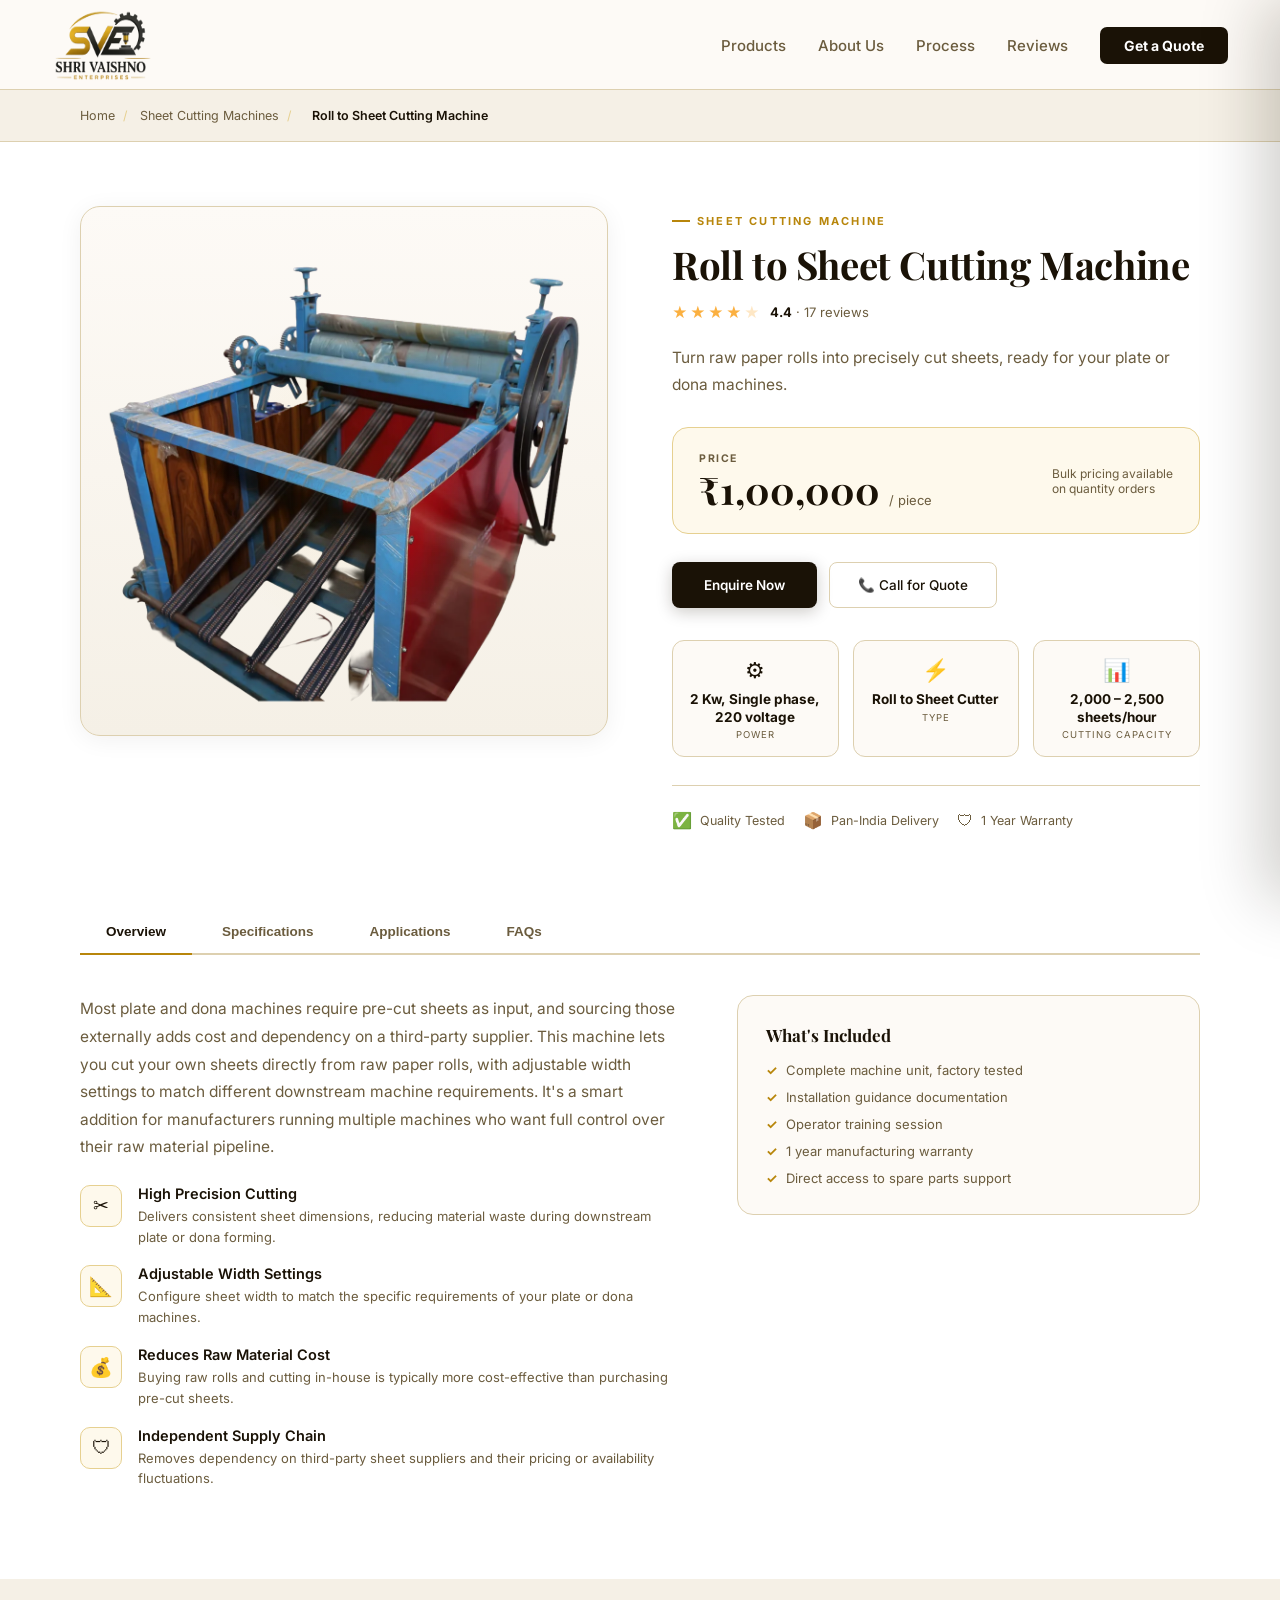
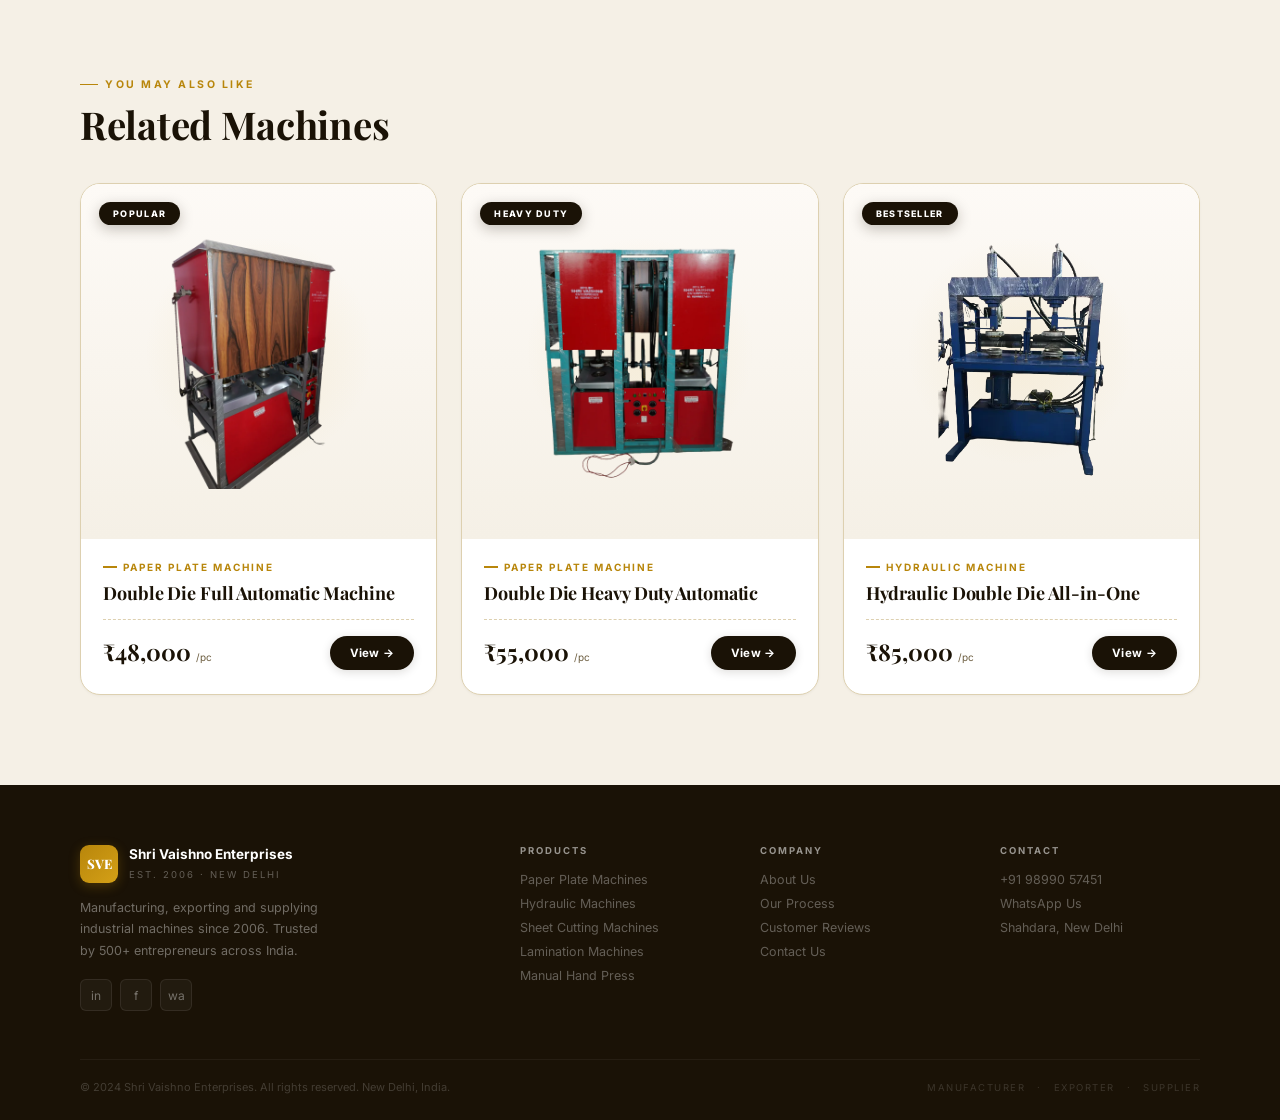
<file: products/roll-to-sheet-cutting-machine.html>
<!DOCTYPE html>
<html lang='en'>
<head>
<meta charset='UTF-8'/>
<meta name='viewport' content='width=device-width,initial-scale=1.0'/>
<title>Roll to Sheet Cutting Machine &ndash; &#8377;1,00,000 | Shri Vaishno Enterprises</title>
<meta name='description' content='Turn raw paper rolls into precisely cut sheets, ready for your plate or dona machines.'/>
<link href='https://fonts.googleapis.com/css2?family=Playfair+Display:wght@600;700;800&family=Inter:wght@300;400;500;600;700&display=swap' rel='stylesheet'/>
<link rel='stylesheet' href='../css/style.css'/>
</head>
<body>

<nav id='topnav'>
  <a href='/' class='nbrand'>
    <img src="../images/gallery/sve-logo.png" alt="" class="logo-img">
  </a>
  <ul class='nlinks'>
    <li><a href='../index.html#categories'>Products</a></li>
    <li><a href='../index.html#about'>About Us</a></li>
    <li><a href='../index.html#process'>Process</a></li>
    <li><a href='../index.html#reviews'>Reviews</a></li>
    <li><a href='../index.html#contact' class='ncta'>Get a Quote</a></li>
  </ul>
  <button id='nhbtn' class='nhbtn' aria-label='Open menu'><span></span><span></span><span></span></button>
</nav>

<div id='mnavOverlay' class='mnav-overlay'></div>
<aside id='mnav' class='mnav'>
  <div class='mnav-top'>
    <div class='mnav-brand'></div>
    <button id='mnavClose' class='mnav-close' aria-label='Close menu'>&times;</button>
  </div>
  <ul id='mnavLinks' class='mnav-links'></ul>
  <div class='mnav-foot'>Est. 2006 &middot; New Delhi</div>
</aside>
<script>
(function(){
  var topnav=document.getElementById('topnav');
  var hbtn=document.getElementById('nhbtn');
  var overlay=document.getElementById('mnavOverlay');
  var mnav=document.getElementById('mnav');
  var closeBtn=document.getElementById('mnavClose');
  var linksList=document.getElementById('mnavLinks');
  var brandBox=mnav.querySelector('.mnav-brand');
  var brandSrc=topnav.querySelector('.nbrand');
  if(brandSrc){brandBox.innerHTML=brandSrc.innerHTML;}
  var srcLinks=topnav.querySelectorAll('.nlinks > li');
  for(var i=0;i<srcLinks.length;i++){
    var a=srcLinks[i].querySelector('a');
    var li=document.createElement('li');
    var ac=document.createElement('a');
    ac.href=a.getAttribute('href');
    ac.textContent=a.textContent;
    if(a.classList.contains('ncta')){ac.className='mnav-cta';}
    li.appendChild(ac);
    linksList.appendChild(li);
  }
  function openNav(){document.body.classList.add('mnav-open');}
  function closeNav(){document.body.classList.remove('mnav-open');}
  hbtn.addEventListener('click',openNav);
  closeBtn.addEventListener('click',closeNav);
  overlay.addEventListener('click',closeNav);
  linksList.addEventListener('click',function(e){if(e.target.tagName==='A'){closeNav();}});
  document.addEventListener('keydown',function(e){if(e.key==='Escape'){closeNav();}});
})();
</script>


<div class='breadcrumb'>
  <a href='../index.html'>Home</a><span>/</span>
  <a href='../index.html#categories'>Sheet Cutting Machines</a><span>/</span>
  <span class='current'>Roll to Sheet Cutting Machine</span>
</div>

<section class='pd-hero'>
  <div class='pd-grid'>
    <div class='pd-gallery'>
      <div class='pd-mainimg'>
        <div class='pd-mainimg-inner' style="background-image:url('../images/products/roll-to-sheet-katting-machine1.webp')"></div>
        <div class='pd-badge-row'></div>
      </div>
    </div>
    <div class='pd-info'>
      <div class='pd-cat'>Sheet Cutting Machine</div>
      <h1 class='pd-title'>Roll to Sheet Cutting Machine</h1>
      <div class='pd-rating-row'>
        <div class='pd-stars'><span>&#9733;</span><span>&#9733;</span><span>&#9733;</span><span>&#9733;</span><span style='opacity:0.3'>&#9733;</span></div>
        <div class='pd-rating-text'><strong>4.4</strong> &middot; 17 reviews</div>
      </div>
      <p class='pd-desc'>Turn raw paper rolls into precisely cut sheets, ready for your plate or dona machines.</p>
      <div class='pd-price-box'>
  <div>
    <div class='pd-price-label'>Price</div>
    <div class='pd-price-amt'>&#8377;1,00,000 <span>/ piece</span></div>
  </div>
  <div class='pd-moq'>Bulk pricing available<br>on quantity orders</div>
</div>
      <div class='pd-cta-row'>
        <a href='#' class='btnink js-enquire'>Enquire Now</a>
        <a href='tel:+919899057451' class='btnout'>&#128222; Call for Quote</a>
      </div>
      <div class='pd-quickspecs'><div class='pd-qs-item'><div class='pd-qs-ico'>&#9881;</div><div class='pd-qs-val'>2 Kw, Single phase, 220 voltage</div><div class='pd-qs-lbl'>Power</div></div><div class='pd-qs-item'><div class='pd-qs-ico'>&#9889;</div><div class='pd-qs-val'>Roll to Sheet Cutter</div><div class='pd-qs-lbl'>Type</div></div><div class='pd-qs-item'><div class='pd-qs-ico'>&#128202;</div><div class='pd-qs-val'>2,000 &ndash; 2,500 sheets/hour</div><div class='pd-qs-lbl'>Cutting Capacity</div></div></div>
      <div class='pd-trustrow'>
        <div class='pd-trust-item'><span>&#9989;</span> Quality Tested</div>
        <div class='pd-trust-item'><span>&#128230;</span> Pan-India Delivery</div>
        <div class='pd-trust-item'><span>&#128737;</span> 1 Year Warranty</div>
      </div>
    </div>
  </div>
</section>

<section class='pd-tabsec'>
  <div class='pd-tabnav'>
    <button class='pd-tabbtn on' data-tab='tab-overview'>Overview</button>
    <button class='pd-tabbtn' data-tab='tab-specs'>Specifications</button>
    <button class='pd-tabbtn' data-tab='tab-apps'>Applications</button>
    <button class='pd-tabbtn' data-tab='tab-faq'>FAQs</button>
  </div>

  <div id='tab-overview' class='pd-tabpanel on'>
    <div class='pd-overview'>
      <div>
        <p class='secp' style='max-width:100%;margin-bottom:8px'>Most plate and dona machines require pre-cut sheets as input, and sourcing those externally adds cost and dependency on a third-party supplier. This machine lets you cut your own sheets directly from raw paper rolls, with adjustable width settings to match different downstream machine requirements. It's a smart addition for manufacturers running multiple machines who want full control over their raw material pipeline.</p>
        <div class='pd-feat-list'><div class='pd-feat-row'><div class='pd-feat-ico'>&#9986;</div><div><h4>High Precision Cutting</h4><p>Delivers consistent sheet dimensions, reducing material waste during downstream plate or dona forming.</p></div></div><div class='pd-feat-row'><div class='pd-feat-ico'>&#128208;</div><div><h4>Adjustable Width Settings</h4><p>Configure sheet width to match the specific requirements of your plate or dona machines.</p></div></div><div class='pd-feat-row'><div class='pd-feat-ico'>&#128176;</div><div><h4>Reduces Raw Material Cost</h4><p>Buying raw rolls and cutting in-house is typically more cost-effective than purchasing pre-cut sheets.</p></div></div><div class='pd-feat-row'><div class='pd-feat-ico'>&#128737;</div><div><h4>Independent Supply Chain</h4><p>Removes dependency on third-party sheet suppliers and their pricing or availability fluctuations.</p></div></div></div>
      </div>
      <div class='pd-sidebox'>
        <h4>What's Included</h4>
        <ul>
          <li>Complete machine unit, factory tested</li>
          <li>Installation guidance documentation</li>
          <li>Operator training session</li>
          <li>1 year manufacturing warranty</li>
          <li>Direct access to spare parts support</li>
        </ul>
      </div>
    </div>
  </div>

  <div id='tab-specs' class='pd-tabpanel'>
    <div class='pd-spectable-wrap'><table class='pd-spectable'><tr><td>Machine Type</td><td>Roll to Sheet Cutter</td></tr><tr><td>Power Required</td><td>2 Kw, Single phase, 220 voltage</td></tr><tr><td>Cutting Capacity</td><td>2,000 &ndash; 2,500 sheets/hour</td></tr><tr><td>Roll Width Compatibility</td><td>Up to 36 inches</td></tr><tr><td>Sheet Size</td><td>Adjustable, Custom Width Settings</td></tr><tr><td>Frame Material</td><td>Mild Steel</td></tr><tr><td>Machine Weight</td><td>Approx. 580 kg</td></tr><tr><td>Dimensions (L&times;W&times;H)</td><td>6.5 ft &times; 3.5 ft &times; 5 ft</td></tr><tr><td>Warranty</td><td>1 Year on Manufacturing Defects</td></tr></table></div>
  </div>

  <div id='tab-apps' class='pd-tabpanel'>
    <div class='pd-apps-grid'><div class='pd-app-card'><div class='pd-app-ico'>&#127981;</div><h4>Multi-Machine Production Lines</h4><p>Ideal for manufacturers running several plate or dona machines that need a steady sheet supply.</p></div><div class='pd-app-card'><div class='pd-app-ico'>&#128202;</div><h4>Raw Material Cost Control</h4><p>Helps businesses manage and reduce their per-unit raw material costs over time.</p></div><div class='pd-app-card'><div class='pd-app-ico'>&#127860;</div><h4>Custom Sheet Requirements</h4><p>Useful when downstream machines need non-standard sheet sizes not commonly available pre-cut.</p></div></div>
  </div>

  <div id='tab-faq' class='pd-tabpanel'>
    <div style='max-width:760px'><div class='pd-faq-item open'>
  <div class='pd-faq-q'><span>What size paper rolls does it accept?</span><span class='pd-faq-q-arrow'>+</span></div>
  <div class='pd-faq-a'><div class='pd-faq-a-inner'>It's compatible with raw paper rolls up to 36 inches in width, covering most standard supply formats.</div></div>
</div><div class='pd-faq-item'>
  <div class='pd-faq-q'><span>Can it produce sheets for both plate and dona machines?</span><span class='pd-faq-q-arrow'>+</span></div>
  <div class='pd-faq-a'><div class='pd-faq-a-inner'>Yes, width settings are fully adjustable to match different downstream machine input requirements.</div></div>
</div><div class='pd-faq-item'>
  <div class='pd-faq-q'><span>Does this need a dedicated operator?</span><span class='pd-faq-q-arrow'>+</span></div>
  <div class='pd-faq-a'><div class='pd-faq-a-inner'>One trained operator can manage the machine, typically alongside other production duties.</div></div>
</div><div class='pd-faq-item'>
  <div class='pd-faq-q'><span>How much waste does the cutting process generate?</span><span class='pd-faq-q-arrow'>+</span></div>
  <div class='pd-faq-a'><div class='pd-faq-a-inner'>With correctly calibrated settings, material waste is minimal &mdash; well below what's typical with manual cutting.</div></div>
</div></div>
  </div>
</section>

<section class='pd-related'>
  <div class='eyebrow'>You May Also Like</div>
  <h2 class='sech' style='margin-bottom:36px'>Related Machines</h2>
  <div class='pgrid' style='grid-template-columns:repeat(3,1fr)'>
    <a href='double-die-full-automatic-machine.html' style='text-decoration:none;color:inherit'>
<div class="pcard"><div class="pimgbox"><div class="pframe"><div class="pimg" style="background-image:url('../images/products/double-die-full-automatic1.webp')"></div></div><div class='pbadge'>Popular</div></div><div class="pbody"><div class="pcat">Paper Plate Machine</div><div class="pname">Double Die Full Automatic Machine</div><div class="pfoot"><div><span class='pprice'>&#8377;48,000</span><span class='punit'> /pc</span></div><span class="pbtn">View &rarr;</span></div></div></div>
</a><a href='double-die-heavy-duty-automatic-machine.html' style='text-decoration:none;color:inherit'>
<div class="pcard"><div class="pimgbox"><div class="pframe"><div class="pimg" style="background-image:url('../images/products/double-die-full-automatic-heavy-duty.webp')"></div></div><div class='pbadge'>Heavy Duty</div></div><div class="pbody"><div class="pcat">Paper Plate Machine</div><div class="pname">Double Die Heavy Duty Automatic</div><div class="pfoot"><div><span class='pprice'>&#8377;55,000</span><span class='punit'> /pc</span></div><span class="pbtn">View &rarr;</span></div></div></div>
</a><a href='hydraulic-double-die-all-in-one-machine.html' style='text-decoration:none;color:inherit'>
<div class="pcard"><div class="pimgbox"><div class="pframe"><div class="pimg" style="background-image:url('../images/products/hydraulic-double-die-full-automatic-machine.webp')"></div></div><div class='pbadge'>Bestseller</div></div><div class="pbody"><div class="pcat">Hydraulic Machine</div><div class="pname">Hydraulic Double Die All-in-One</div><div class="pfoot"><div><span class='pprice'>&#8377;85,000</span><span class='punit'> /pc</span></div><span class="pbtn">View &rarr;</span></div></div></div>
</a>
  </div>
</section>

<footer>
  <div class='ftgrid'>
    <div class='ftbrand'><div style='display:flex;align-items:center;gap:11px'><div class='nlogo' style='width:38px;height:38px;font-size:13px'>SVE</div><div class='nname'><strong style='color:#fff'>Shri Vaishno Enterprises</strong><span style='color:rgba(255,255,255,0.32)'>Est. 2006 &middot; New Delhi</span></div></div><p>Manufacturing, exporting and supplying industrial machines since 2006. Trusted by 500+ entrepreneurs across India.</p><div class='ftsoc'><a href='#' class='fts'>in</a><a href='#' class='fts'>f</a><a href='#' class='fts'>wa</a></div></div>
    <div class='ftcol'><h5>Products</h5><ul><li><a href='../index.html#categories'>Paper Plate Machines</a></li><li><a href='../index.html#categories'>Hydraulic Machines</a></li><li><a href='../index.html#categories'>Sheet Cutting Machines</a></li><li><a href='../index.html#categories'>Lamination Machines</a></li><li><a href='../index.html#categories'>Manual Hand Press</a></li></ul></div>
    <div class='ftcol'><h5>Company</h5><ul><li><a href='../index.html#about'>About Us</a></li><li><a href='../index.html#process'>Our Process</a></li><li><a href='../index.html#reviews'>Customer Reviews</a></li><li><a href='../index.html#contact'>Contact Us</a></li></ul></div>
    <div class='ftcol'><h5>Contact</h5><ul><li><a href='tel:+919899057451'>+91 98990 57451</a></li><li><a href='#'>WhatsApp Us</a></li><li><a href='#'>Shahdara, New Delhi</a></li></ul></div>
  </div>
  <div class='ftdiv'></div>
  <div class='ftbot'><p class='ftcopy'>&copy; 2024 Shri Vaishno Enterprises. All rights reserved. New Delhi, India.</p><div class='ftbs'><span class='ftb'>Manufacturer</span><span class='ftb'>&middot;</span><span class='ftb'>Exporter</span><span class='ftb'>&middot;</span><span class='ftb'>Supplier</span></div></div>
</footer>

<script>
window.addEventListener('scroll',function(){document.getElementById('topnav').classList.toggle('scrolled',scrollY>60);});
document.querySelectorAll('.pd-tabbtn').forEach(function(b){
  b.addEventListener('click',function(){
    document.querySelectorAll('.pd-tabbtn').forEach(function(x){x.classList.remove('on');});
    document.querySelectorAll('.pd-tabpanel').forEach(function(x){x.classList.remove('on');});
    b.classList.add('on');
    document.getElementById(b.dataset.tab).classList.add('on');
  });
});
document.querySelectorAll('.pd-faq-q').forEach(function(q){
  q.addEventListener('click',function(){
    var item=q.parentElement;
    var wasOpen=item.classList.contains('open');
    document.querySelectorAll('.pd-faq-item').forEach(function(i){i.classList.remove('open');});
    if(!wasOpen)item.classList.add('open');
  });
});
document.querySelectorAll('a[href^="#"]').forEach(function(a){
  a.addEventListener('click',function(e){
    var t=document.querySelector(a.getAttribute('href'));
    if(t){e.preventDefault();t.scrollIntoView({behavior:'smooth',block:'start'});}
  });
});
</script>
<script>var ENQUIRY_API='../backend/submit_enquiry.php';</script>
<script src='../js/enquiry-modal.js'></script>
</body>
</html>
</file>
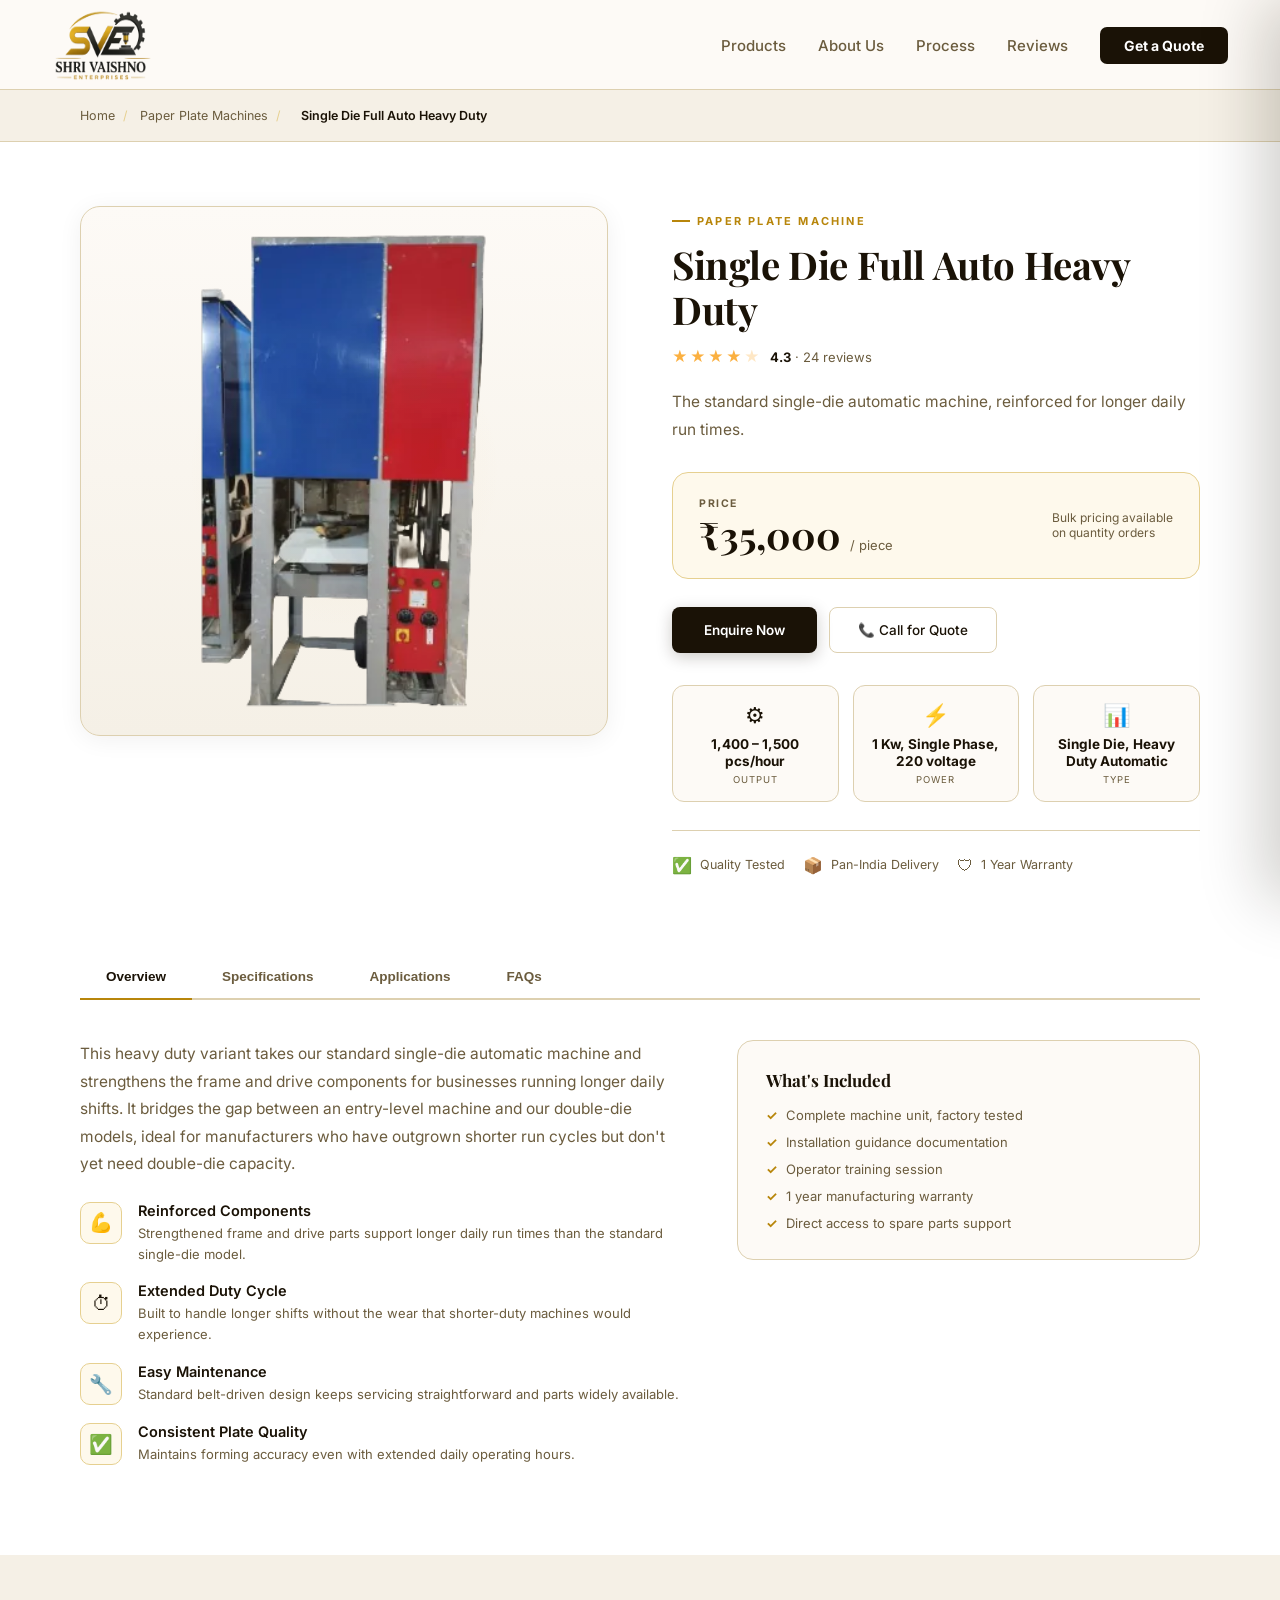
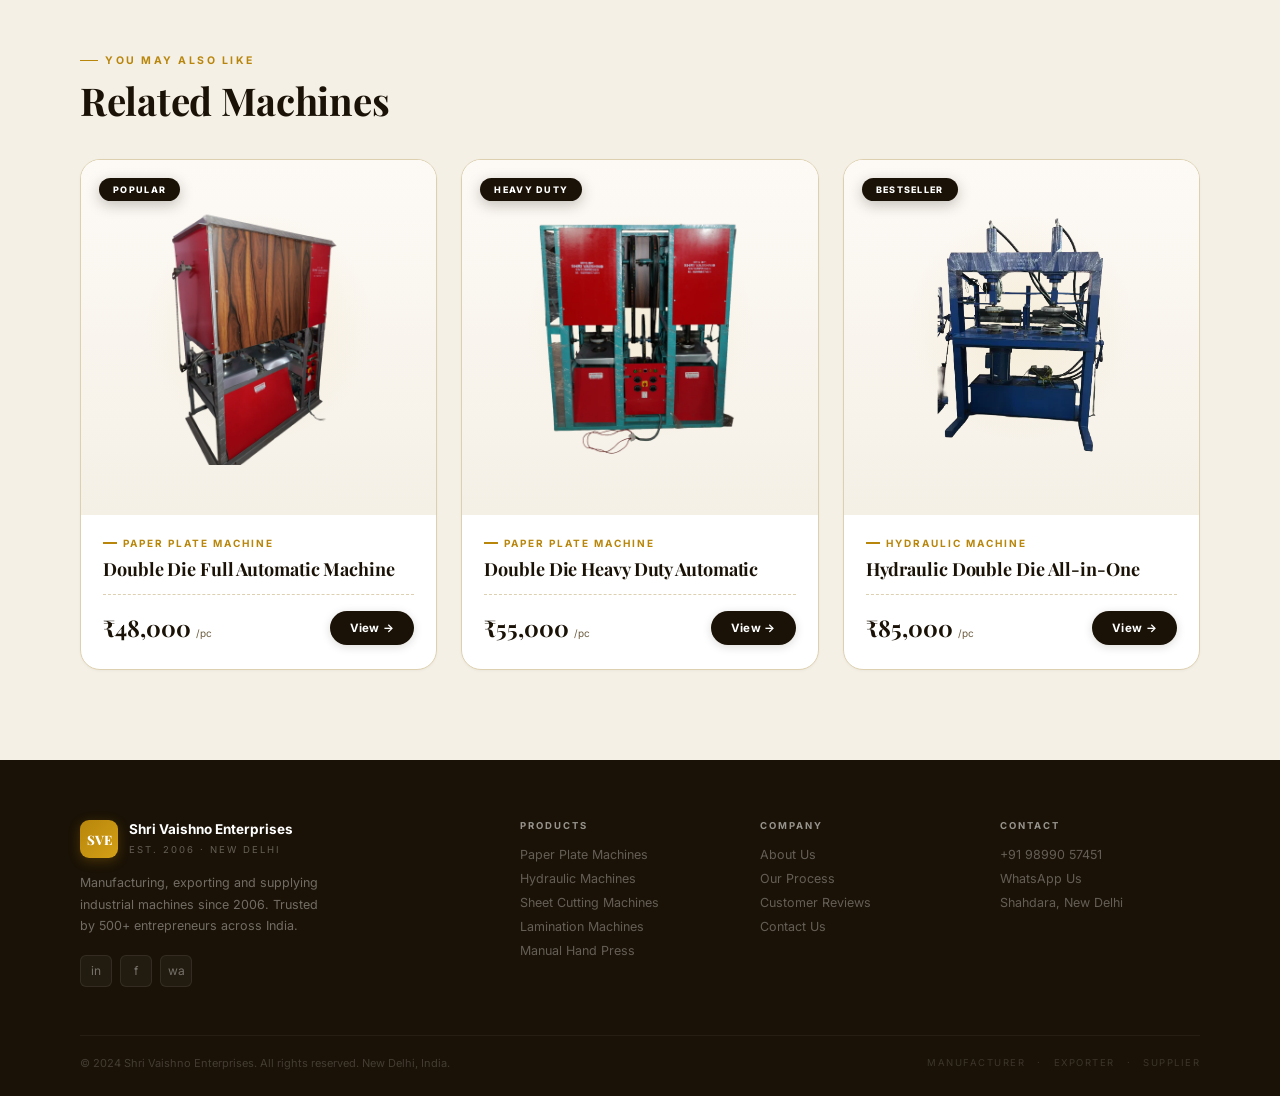
<file: products/single-die-full-automatic-heavy-duty.html>
<!DOCTYPE html>
<html lang='en'>
<head>
<meta charset='UTF-8'/>
<meta name='viewport' content='width=device-width,initial-scale=1.0'/>
<title>Single Die Full Auto Heavy Duty &ndash; &#8377;35,000 | Shri Vaishno Enterprises</title>
<meta name='description' content='The standard single-die automatic machine, reinforced for longer daily run times.'/>
<link href='https://fonts.googleapis.com/css2?family=Playfair+Display:wght@600;700;800&family=Inter:wght@300;400;500;600;700&display=swap' rel='stylesheet'/>
<link rel='stylesheet' href='../css/style.css'/>
</head>
<body>

<nav id='topnav'>
  <a href='/' class='nbrand'>
    <img src="../images/gallery/sve-logo.png" alt="" class="logo-img">
  </a>
  <ul class='nlinks'>
    <li><a href='../index.html#categories'>Products</a></li>
    <li><a href='../index.html#about'>About Us</a></li>
    <li><a href='../index.html#process'>Process</a></li>
    <li><a href='../index.html#reviews'>Reviews</a></li>
    <li><a href='../index.html#contact' class='ncta'>Get a Quote</a></li>
  </ul>
  <button id='nhbtn' class='nhbtn' aria-label='Open menu'><span></span><span></span><span></span></button>
</nav>

<div id='mnavOverlay' class='mnav-overlay'></div>
<aside id='mnav' class='mnav'>
  <div class='mnav-top'>
    <div class='mnav-brand'></div>
    <button id='mnavClose' class='mnav-close' aria-label='Close menu'>&times;</button>
  </div>
  <ul id='mnavLinks' class='mnav-links'></ul>
  <div class='mnav-foot'>Est. 2006 &middot; New Delhi</div>
</aside>
<script>
(function(){
  var topnav=document.getElementById('topnav');
  var hbtn=document.getElementById('nhbtn');
  var overlay=document.getElementById('mnavOverlay');
  var mnav=document.getElementById('mnav');
  var closeBtn=document.getElementById('mnavClose');
  var linksList=document.getElementById('mnavLinks');
  var brandBox=mnav.querySelector('.mnav-brand');
  var brandSrc=topnav.querySelector('.nbrand');
  if(brandSrc){brandBox.innerHTML=brandSrc.innerHTML;}
  var srcLinks=topnav.querySelectorAll('.nlinks > li');
  for(var i=0;i<srcLinks.length;i++){
    var a=srcLinks[i].querySelector('a');
    var li=document.createElement('li');
    var ac=document.createElement('a');
    ac.href=a.getAttribute('href');
    ac.textContent=a.textContent;
    if(a.classList.contains('ncta')){ac.className='mnav-cta';}
    li.appendChild(ac);
    linksList.appendChild(li);
  }
  function openNav(){document.body.classList.add('mnav-open');}
  function closeNav(){document.body.classList.remove('mnav-open');}
  hbtn.addEventListener('click',openNav);
  closeBtn.addEventListener('click',closeNav);
  overlay.addEventListener('click',closeNav);
  linksList.addEventListener('click',function(e){if(e.target.tagName==='A'){closeNav();}});
  document.addEventListener('keydown',function(e){if(e.key==='Escape'){closeNav();}});
})();
</script>


<div class='breadcrumb'>
  <a href='../index.html'>Home</a><span>/</span>
  <a href='../index.html#categories'>Paper Plate Machines</a><span>/</span>
  <span class='current'>Single Die Full Auto Heavy Duty</span>
</div>

<section class='pd-hero'>
  <div class='pd-grid'>
    <div class='pd-gallery'>
      <div class='pd-mainimg'>
        <div class='pd-mainimg-inner' style="background-image:url('../images/products/single-die-full-automatic-heavy-duty.webp')"></div>
        <div class='pd-badge-row'></div>
      </div>
    </div>
    <div class='pd-info'>
      <div class='pd-cat'>Paper Plate Machine</div>
      <h1 class='pd-title'>Single Die Full Auto Heavy Duty</h1>
      <div class='pd-rating-row'>
        <div class='pd-stars'><span>&#9733;</span><span>&#9733;</span><span>&#9733;</span><span>&#9733;</span><span style='opacity:0.3'>&#9733;</span></div>
        <div class='pd-rating-text'><strong>4.3</strong> &middot; 24 reviews</div>
      </div>
      <p class='pd-desc'>The standard single-die automatic machine, reinforced for longer daily run times.</p>
      <div class='pd-price-box'>
  <div>
    <div class='pd-price-label'>Price</div>
    <div class='pd-price-amt'>&#8377;35,000 <span>/ piece</span></div>
  </div>
  <div class='pd-moq'>Bulk pricing available<br>on quantity orders</div>
</div>
      <div class='pd-cta-row'>
        <a href='#' class='btnink js-enquire'>Enquire Now</a>
        <a href='tel:+919899057451' class='btnout'>&#128222; Call for Quote</a>
      </div>
      <div class='pd-quickspecs'><div class='pd-qs-item'><div class='pd-qs-ico'>&#9881;</div><div class='pd-qs-val'>1,400 &ndash; 1,500 pcs/hour</div><div class='pd-qs-lbl'>Output</div></div><div class='pd-qs-item'><div class='pd-qs-ico'>&#9889;</div><div class='pd-qs-val'>1 Kw, Single Phase, 220 voltage</div><div class='pd-qs-lbl'>Power</div></div><div class='pd-qs-item'><div class='pd-qs-ico'>&#128202;</div><div class='pd-qs-val'>Single Die, Heavy Duty Automatic</div><div class='pd-qs-lbl'>Type</div></div></div>
      <div class='pd-trustrow'>
        <div class='pd-trust-item'><span>&#9989;</span> Quality Tested</div>
        <div class='pd-trust-item'><span>&#128230;</span> Pan-India Delivery</div>
        <div class='pd-trust-item'><span>&#128737;</span> 1 Year Warranty</div>
      </div>
    </div>
  </div>
</section>

<section class='pd-tabsec'>
  <div class='pd-tabnav'>
    <button class='pd-tabbtn on' data-tab='tab-overview'>Overview</button>
    <button class='pd-tabbtn' data-tab='tab-specs'>Specifications</button>
    <button class='pd-tabbtn' data-tab='tab-apps'>Applications</button>
    <button class='pd-tabbtn' data-tab='tab-faq'>FAQs</button>
  </div>

  <div id='tab-overview' class='pd-tabpanel on'>
    <div class='pd-overview'>
      <div>
        <p class='secp' style='max-width:100%;margin-bottom:8px'>This heavy duty variant takes our standard single-die automatic machine and strengthens the frame and drive components for businesses running longer daily shifts. It bridges the gap between an entry-level machine and our double-die models, ideal for manufacturers who have outgrown shorter run cycles but don't yet need double-die capacity.</p>
        <div class='pd-feat-list'><div class='pd-feat-row'><div class='pd-feat-ico'>&#128170;</div><div><h4>Reinforced Components</h4><p>Strengthened frame and drive parts support longer daily run times than the standard single-die model.</p></div></div><div class='pd-feat-row'><div class='pd-feat-ico'>&#9201;</div><div><h4>Extended Duty Cycle</h4><p>Built to handle longer shifts without the wear that shorter-duty machines would experience.</p></div></div><div class='pd-feat-row'><div class='pd-feat-ico'>&#128295;</div><div><h4>Easy Maintenance</h4><p>Standard belt-driven design keeps servicing straightforward and parts widely available.</p></div></div><div class='pd-feat-row'><div class='pd-feat-ico'>&#9989;</div><div><h4>Consistent Plate Quality</h4><p>Maintains forming accuracy even with extended daily operating hours.</p></div></div></div>
      </div>
      <div class='pd-sidebox'>
        <h4>What's Included</h4>
        <ul>
          <li>Complete machine unit, factory tested</li>
          <li>Installation guidance documentation</li>
          <li>Operator training session</li>
          <li>1 year manufacturing warranty</li>
          <li>Direct access to spare parts support</li>
        </ul>
      </div>
    </div>
  </div>

  <div id='tab-specs' class='pd-tabpanel'>
    <div class='pd-spectable-wrap'><table class='pd-spectable'><tr><td>Machine Type</td><td>Single Die, Heavy Duty Automatic</td></tr><tr><td>Drive Mechanism</td><td>Reinforced Belt Drive</td></tr><tr><td>Power Required</td><td>1 Kw, Signle phase, 220 voltage</td></tr><tr><td>Production Capacity</td><td>1,400 &ndash; 1,500 plates/hour</td></tr><tr><td>Plate Size Range</td><td>6 inch to 10 inch (die dependent)</td></tr><tr><td>Frame Material</td><td>Heavy Gauge Mild Steel</td></tr><tr><td>Machine Weight</td><td>Approx. 320 kg</td></tr><tr><td>Dimensions (L&times;W&times;H)</td><td>4 ft &times; 3 ft &times; 5.6 ft</td></tr><tr><td>Warranty</td><td>1 Year on Manufacturing Defects</td></tr></table></div>
  </div>

  <div id='tab-apps' class='pd-tabpanel'>
    <div class='pd-apps-grid'><div class='pd-app-card'><div class='pd-app-ico'>&#127981;</div><h4>Extended-Hour Workshops</h4><p>Suited to businesses running longer single or double shifts on one machine.</p></div><div class='pd-app-card'><div class='pd-app-ico'>&#128666;</div><h4>Steady Recurring Orders</h4><p>Reliable for manufacturers with consistent daily order volumes.</p></div><div class='pd-app-card'><div class='pd-app-ico'>&#127970;</div><h4>Growing Small Businesses</h4><p>A solid mid-point upgrade before committing to double-die capacity.</p></div></div>
  </div>

  <div id='tab-faq' class='pd-tabpanel'>
    <div style='max-width:760px'><div class='pd-faq-item open'>
  <div class='pd-faq-q'><span>How does this differ from the standard single-die model?</span><span class='pd-faq-q-arrow'>+</span></div>
  <div class='pd-faq-a'><div class='pd-faq-a-inner'>It uses a heavier-gauge frame and reinforced drive components, allowing for longer daily operation without added wear.</div></div>
</div><div class='pd-faq-item'>
  <div class='pd-faq-q'><span>What's the recommended daily run time?</span><span class='pd-faq-q-arrow'>+</span></div>
  <div class='pd-faq-a'><div class='pd-faq-a-inner'>It's built comfortably for single or extended single-shift operation, roughly 8&ndash;10 hours daily.</div></div>
</div><div class='pd-faq-item'>
  <div class='pd-faq-q'><span>Does it use the same dies as the standard model?</span><span class='pd-faq-q-arrow'>+</span></div>
  <div class='pd-faq-a'><div class='pd-faq-a-inner'>Yes, die compatibility is the same across our single-die machine range.</div></div>
</div><div class='pd-faq-item'>
  <div class='pd-faq-q'><span>Is there a warranty on the reinforced parts?</span><span class='pd-faq-q-arrow'>+</span></div>
  <div class='pd-faq-a'><div class='pd-faq-a-inner'>Yes, the full machine, including reinforced components, is covered under our 1-year manufacturing warranty.</div></div>
</div></div>
  </div>
</section>

<section class='pd-related'>
  <div class='eyebrow'>You May Also Like</div>
  <h2 class='sech' style='margin-bottom:36px'>Related Machines</h2>
  <div class='pgrid' style='grid-template-columns:repeat(3,1fr)'>
    <a href='double-die-full-automatic-machine.html' style='text-decoration:none;color:inherit'>
<div class="pcard"><div class="pimgbox"><div class="pframe"><div class="pimg" style="background-image:url('../images/products/double-die-full-automatic1.webp')"></div></div><div class='pbadge'>Popular</div></div><div class="pbody"><div class="pcat">Paper Plate Machine</div><div class="pname">Double Die Full Automatic Machine</div><div class="pfoot"><div><span class='pprice'>&#8377;48,000</span><span class='punit'> /pc</span></div><span class="pbtn">View &rarr;</span></div></div></div>
</a><a href='double-die-heavy-duty-automatic-machine.html' style='text-decoration:none;color:inherit'>
<div class="pcard"><div class="pimgbox"><div class="pframe"><div class="pimg" style="background-image:url('../images/products/double-die-full-automatic-heavy-duty.webp')"></div></div><div class='pbadge'>Heavy Duty</div></div><div class="pbody"><div class="pcat">Paper Plate Machine</div><div class="pname">Double Die Heavy Duty Automatic</div><div class="pfoot"><div><span class='pprice'>&#8377;55,000</span><span class='punit'> /pc</span></div><span class="pbtn">View &rarr;</span></div></div></div>
</a><a href='hydraulic-double-die-all-in-one-machine.html' style='text-decoration:none;color:inherit'>
<div class="pcard"><div class="pimgbox"><div class="pframe"><div class="pimg" style="background-image:url('../images/products/hydraulic-double-die-full-automatic-machine.webp')"></div></div><div class='pbadge'>Bestseller</div></div><div class="pbody"><div class="pcat">Hydraulic Machine</div><div class="pname">Hydraulic Double Die All-in-One</div><div class="pfoot"><div><span class='pprice'>&#8377;85,000</span><span class='punit'> /pc</span></div><span class="pbtn">View &rarr;</span></div></div></div>
</a>
  </div>
</section>

<footer>
  <div class='ftgrid'>
    <div class='ftbrand'><div style='display:flex;align-items:center;gap:11px'><div class='nlogo' style='width:38px;height:38px;font-size:13px'>SVE</div><div class='nname'><strong style='color:#fff'>Shri Vaishno Enterprises</strong><span style='color:rgba(255,255,255,0.32)'>Est. 2006 &middot; New Delhi</span></div></div><p>Manufacturing, exporting and supplying industrial machines since 2006. Trusted by 500+ entrepreneurs across India.</p><div class='ftsoc'><a href='#' class='fts'>in</a><a href='#' class='fts'>f</a><a href='#' class='fts'>wa</a></div></div>
    <div class='ftcol'><h5>Products</h5><ul><li><a href='../index.html#categories'>Paper Plate Machines</a></li><li><a href='../index.html#categories'>Hydraulic Machines</a></li><li><a href='../index.html#categories'>Sheet Cutting Machines</a></li><li><a href='../index.html#categories'>Lamination Machines</a></li><li><a href='../index.html#categories'>Manual Hand Press</a></li></ul></div>
    <div class='ftcol'><h5>Company</h5><ul><li><a href='../index.html#about'>About Us</a></li><li><a href='../index.html#process'>Our Process</a></li><li><a href='../index.html#reviews'>Customer Reviews</a></li><li><a href='../index.html#contact'>Contact Us</a></li></ul></div>
    <div class='ftcol'><h5>Contact</h5><ul><li><a href='tel:+919899057451'>+91 98990 57451</a></li><li><a href='#'>WhatsApp Us</a></li><li><a href='#'>Shahdara, New Delhi</a></li></ul></div>
  </div>
  <div class='ftdiv'></div>
  <div class='ftbot'><p class='ftcopy'>&copy; 2024 Shri Vaishno Enterprises. All rights reserved. New Delhi, India.</p><div class='ftbs'><span class='ftb'>Manufacturer</span><span class='ftb'>&middot;</span><span class='ftb'>Exporter</span><span class='ftb'>&middot;</span><span class='ftb'>Supplier</span></div></div>
</footer>

<script>
window.addEventListener('scroll',function(){document.getElementById('topnav').classList.toggle('scrolled',scrollY>60);});
document.querySelectorAll('.pd-tabbtn').forEach(function(b){
  b.addEventListener('click',function(){
    document.querySelectorAll('.pd-tabbtn').forEach(function(x){x.classList.remove('on');});
    document.querySelectorAll('.pd-tabpanel').forEach(function(x){x.classList.remove('on');});
    b.classList.add('on');
    document.getElementById(b.dataset.tab).classList.add('on');
  });
});
document.querySelectorAll('.pd-faq-q').forEach(function(q){
  q.addEventListener('click',function(){
    var item=q.parentElement;
    var wasOpen=item.classList.contains('open');
    document.querySelectorAll('.pd-faq-item').forEach(function(i){i.classList.remove('open');});
    if(!wasOpen)item.classList.add('open');
  });
});
document.querySelectorAll('a[href^="#"]').forEach(function(a){
  a.addEventListener('click',function(e){
    var t=document.querySelector(a.getAttribute('href'));
    if(t){e.preventDefault();t.scrollIntoView({behavior:'smooth',block:'start'});}
  });
});
</script>
<script>var ENQUIRY_API='../backend/submit_enquiry.php';</script>
<script src='../js/enquiry-modal.js'></script>
</body>
</html>
</file>
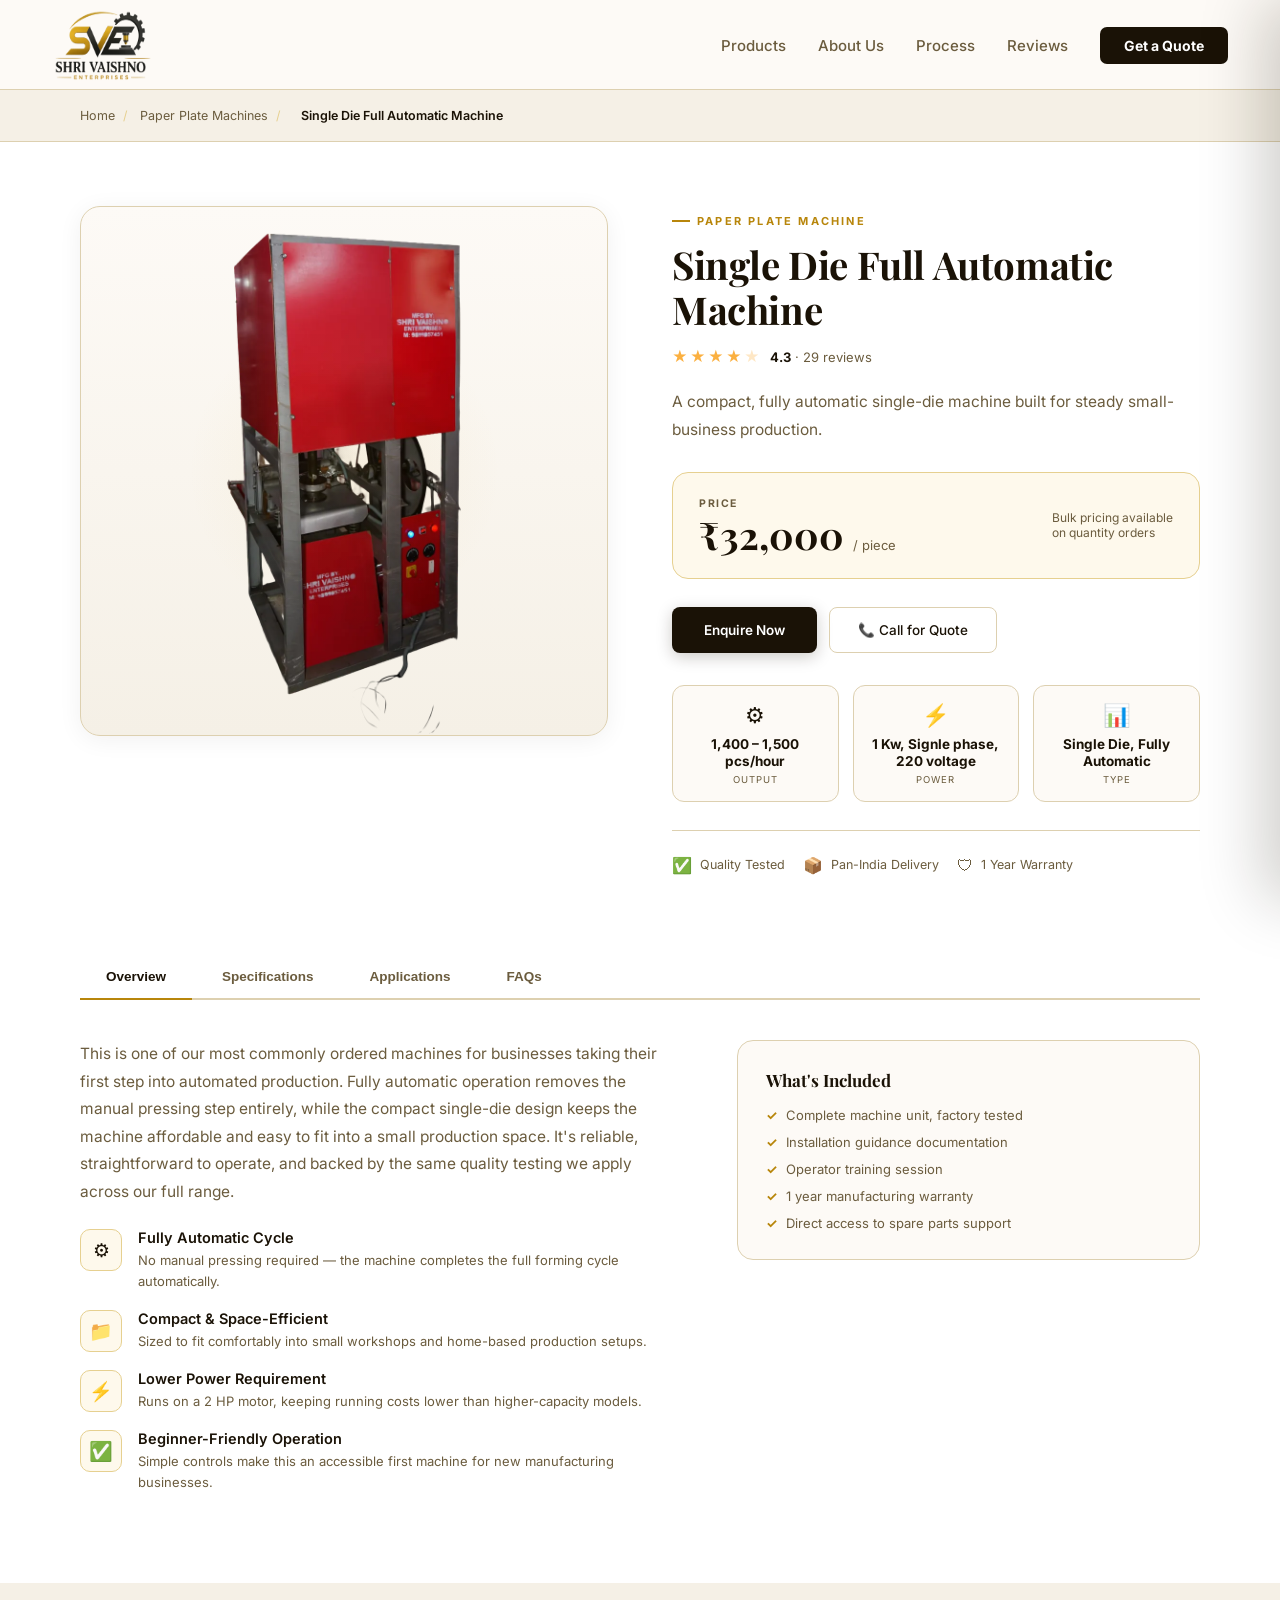
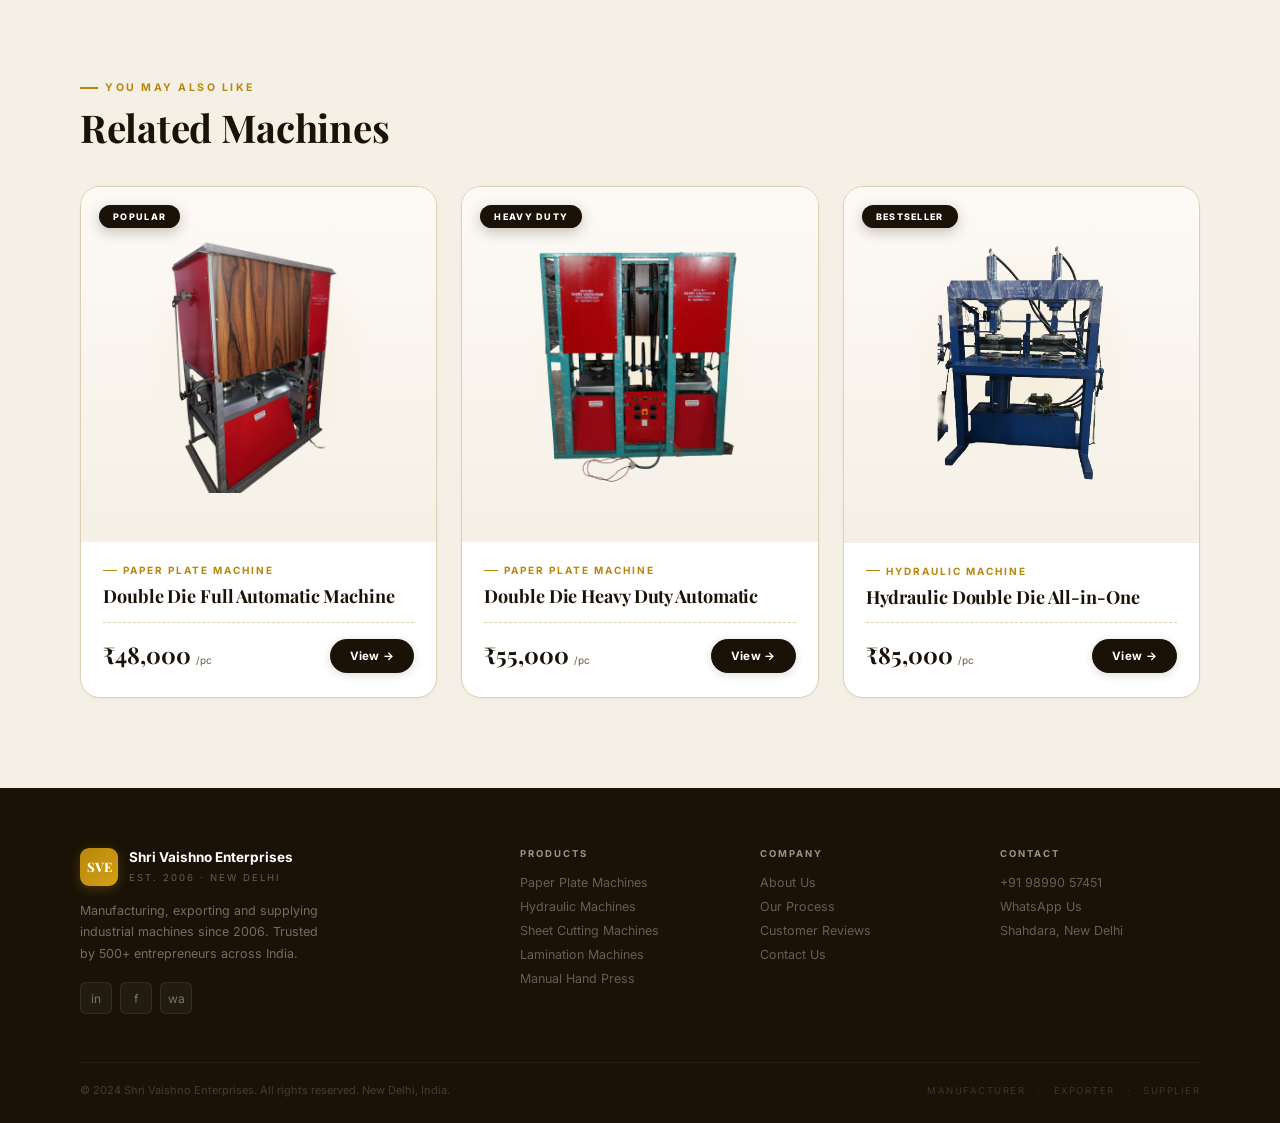
<file: products/single-die-full-automatic-machine.html>
<!DOCTYPE html>
<html lang='en'>
<head>
<meta charset='UTF-8'/>
<meta name='viewport' content='width=device-width,initial-scale=1.0'/>
<title>Single Die Full Automatic Machine &ndash; &#8377;32,000 | Shri Vaishno Enterprises</title>
<meta name='description' content='A compact, fully automatic single-die machine built for steady small-business production.'/>
<link href='https://fonts.googleapis.com/css2?family=Playfair+Display:wght@600;700;800&family=Inter:wght@300;400;500;600;700&display=swap' rel='stylesheet'/>
<link rel='stylesheet' href='../css/style.css'/>
</head>
<body>

<nav id='topnav'>
  <a href='/' class='nbrand'>
    <img src="../images/gallery/sve-logo.png" alt="" class="logo-img">
  </a>
  <ul class='nlinks'>
    <li><a href='../index.html#categories'>Products</a></li>
    <li><a href='../index.html#about'>About Us</a></li>
    <li><a href='../index.html#process'>Process</a></li>
    <li><a href='../index.html#reviews'>Reviews</a></li>
    <li><a href='../index.html#contact' class='ncta'>Get a Quote</a></li>
  </ul>
  <button id='nhbtn' class='nhbtn' aria-label='Open menu'><span></span><span></span><span></span></button>
</nav>

<div id='mnavOverlay' class='mnav-overlay'></div>
<aside id='mnav' class='mnav'>
  <div class='mnav-top'>
    <div class='mnav-brand'></div>
    <button id='mnavClose' class='mnav-close' aria-label='Close menu'>&times;</button>
  </div>
  <ul id='mnavLinks' class='mnav-links'></ul>
  <div class='mnav-foot'>Est. 2006 &middot; New Delhi</div>
</aside>
<script>
(function(){
  var topnav=document.getElementById('topnav');
  var hbtn=document.getElementById('nhbtn');
  var overlay=document.getElementById('mnavOverlay');
  var mnav=document.getElementById('mnav');
  var closeBtn=document.getElementById('mnavClose');
  var linksList=document.getElementById('mnavLinks');
  var brandBox=mnav.querySelector('.mnav-brand');
  var brandSrc=topnav.querySelector('.nbrand');
  if(brandSrc){brandBox.innerHTML=brandSrc.innerHTML;}
  var srcLinks=topnav.querySelectorAll('.nlinks > li');
  for(var i=0;i<srcLinks.length;i++){
    var a=srcLinks[i].querySelector('a');
    var li=document.createElement('li');
    var ac=document.createElement('a');
    ac.href=a.getAttribute('href');
    ac.textContent=a.textContent;
    if(a.classList.contains('ncta')){ac.className='mnav-cta';}
    li.appendChild(ac);
    linksList.appendChild(li);
  }
  function openNav(){document.body.classList.add('mnav-open');}
  function closeNav(){document.body.classList.remove('mnav-open');}
  hbtn.addEventListener('click',openNav);
  closeBtn.addEventListener('click',closeNav);
  overlay.addEventListener('click',closeNav);
  linksList.addEventListener('click',function(e){if(e.target.tagName==='A'){closeNav();}});
  document.addEventListener('keydown',function(e){if(e.key==='Escape'){closeNav();}});
})();
</script>


<div class='breadcrumb'>
  <a href='../index.html'>Home</a><span>/</span>
  <a href='../index.html#categories'>Paper Plate Machines</a><span>/</span>
  <span class='current'>Single Die Full Automatic Machine</span>
</div>

<section class='pd-hero'>
  <div class='pd-grid'>
    <div class='pd-gallery'>
      <div class='pd-mainimg'>
        <div class='pd-mainimg-inner' style="background-image:url('../images/products/edited-photo\ \(1\).webp')"></div>
        <div class='pd-badge-row'></div>
      </div>
    </div>
    <div class='pd-info'>
      <div class='pd-cat'>Paper Plate Machine</div>
      <h1 class='pd-title'>Single Die Full Automatic Machine</h1>
      <div class='pd-rating-row'>
        <div class='pd-stars'><span>&#9733;</span><span>&#9733;</span><span>&#9733;</span><span>&#9733;</span><span style='opacity:0.3'>&#9733;</span></div>
        <div class='pd-rating-text'><strong>4.3</strong> &middot; 29 reviews</div>
      </div>
      <p class='pd-desc'>A compact, fully automatic single-die machine built for steady small-business production.</p>
      <div class='pd-price-box'>
  <div>
    <div class='pd-price-label'>Price</div>
    <div class='pd-price-amt'>&#8377;32,000 <span>/ piece</span></div>
  </div>
  <div class='pd-moq'>Bulk pricing available<br>on quantity orders</div>
</div>
      <div class='pd-cta-row'>
        <a href='#' class='btnink js-enquire'>Enquire Now</a>
        <a href='tel:+919899057451' class='btnout'>&#128222; Call for Quote</a>
      </div>
      <div class='pd-quickspecs'><div class='pd-qs-item'><div class='pd-qs-ico'>&#9881;</div><div class='pd-qs-val'>1,400 &ndash; 1,500 pcs/hour</div><div class='pd-qs-lbl'>Output</div></div><div class='pd-qs-item'><div class='pd-qs-ico'>&#9889;</div><div class='pd-qs-val'>1 Kw, Signle phase, 220 voltage</div><div class='pd-qs-lbl'>Power</div></div><div class='pd-qs-item'><div class='pd-qs-ico'>&#128202;</div><div class='pd-qs-val'>Single Die, Fully Automatic</div><div class='pd-qs-lbl'>Type</div></div></div>
      <div class='pd-trustrow'>
        <div class='pd-trust-item'><span>&#9989;</span> Quality Tested</div>
        <div class='pd-trust-item'><span>&#128230;</span> Pan-India Delivery</div>
        <div class='pd-trust-item'><span>&#128737;</span> 1 Year Warranty</div>
      </div>
    </div>
  </div>
</section>

<section class='pd-tabsec'>
  <div class='pd-tabnav'>
    <button class='pd-tabbtn on' data-tab='tab-overview'>Overview</button>
    <button class='pd-tabbtn' data-tab='tab-specs'>Specifications</button>
    <button class='pd-tabbtn' data-tab='tab-apps'>Applications</button>
    <button class='pd-tabbtn' data-tab='tab-faq'>FAQs</button>
  </div>

  <div id='tab-overview' class='pd-tabpanel on'>
    <div class='pd-overview'>
      <div>
        <p class='secp' style='max-width:100%;margin-bottom:8px'>This is one of our most commonly ordered machines for businesses taking their first step into automated production. Fully automatic operation removes the manual pressing step entirely, while the compact single-die design keeps the machine affordable and easy to fit into a small production space. It's reliable, straightforward to operate, and backed by the same quality testing we apply across our full range.</p>
        <div class='pd-feat-list'><div class='pd-feat-row'><div class='pd-feat-ico'>&#9881;</div><div><h4>Fully Automatic Cycle</h4><p>No manual pressing required &mdash; the machine completes the full forming cycle automatically.</p></div></div><div class='pd-feat-row'><div class='pd-feat-ico'>&#128193;</div><div><h4>Compact & Space-Efficient</h4><p>Sized to fit comfortably into small workshops and home-based production setups.</p></div></div><div class='pd-feat-row'><div class='pd-feat-ico'>&#9889;</div><div><h4>Lower Power Requirement</h4><p>Runs on a 2 HP motor, keeping running costs lower than higher-capacity models.</p></div></div><div class='pd-feat-row'><div class='pd-feat-ico'>&#9989;</div><div><h4>Beginner-Friendly Operation</h4><p>Simple controls make this an accessible first machine for new manufacturing businesses.</p></div></div></div>
      </div>
      <div class='pd-sidebox'>
        <h4>What's Included</h4>
        <ul>
          <li>Complete machine unit, factory tested</li>
          <li>Installation guidance documentation</li>
          <li>Operator training session</li>
          <li>1 year manufacturing warranty</li>
          <li>Direct access to spare parts support</li>
        </ul>
      </div>
    </div>
  </div>

  <div id='tab-specs' class='pd-tabpanel'>
    <div class='pd-spectable-wrap'><table class='pd-spectable'><tr><td>Machine Type</td><td>Single Die, Fully Automatic</td></tr><tr><td>Drive Mechanism</td><td>Belt Drive</td></tr><tr><td>Power Required</td><td>1 Kw, Signle phase, 220 voltage</td></tr><tr><td>Production Capacity</td><td>1,400 &ndash; 1,500 plates/hour</td></tr><tr><td>Plate Size Range</td><td>6 inch to 10 inch (die dependent)</td></tr><tr><td>Frame Material</td><td>Mild Steel</td></tr><tr><td>Machine Weight</td><td>Approx. 280 kg</td></tr><tr><td>Dimensions (L&times;W&times;H)</td><td>4 ft &times; 3 ft &times; 5.5 ft</td></tr><tr><td>Warranty</td><td>1 Year on Manufacturing Defects</td></tr></table></div>
  </div>

  <div id='tab-apps' class='pd-tabpanel'>
    <div class='pd-apps-grid'><div class='pd-app-card'><div class='pd-app-ico'>&#127968;</div><h4>Home-Based Production</h4><p>Compact size suits small home-based or workshop-scale manufacturing setups.</p></div><div class='pd-app-card'><div class='pd-app-ico'>&#127869;</div><h4>First-Time Manufacturers</h4><p>A practical entry point for entrepreneurs starting their first paper plate business.</p></div><div class='pd-app-card'><div class='pd-app-ico'>&#127981;</div><h4>Local Supply Chains</h4><p>Comfortably meets demand from nearby retailers, caterers, and small distributors.</p></div></div>
  </div>

  <div id='tab-faq' class='pd-tabpanel'>
    <div style='max-width:760px'><div class='pd-faq-item open'>
  <div class='pd-faq-q'><span>Is this suitable as a first machine for a new business?</span><span class='pd-faq-q-arrow'>+</span></div>
  <div class='pd-faq-a'><div class='pd-faq-a-inner'>Yes, this is one of our most popular choices for first-time manufacturers due to its lower cost and straightforward operation.</div></div>
</div><div class='pd-faq-item'>
  <div class='pd-faq-q'><span>What kind of space does it need?</span><span class='pd-faq-q-arrow'>+</span></div>
  <div class='pd-faq-a'><div class='pd-faq-a-inner'>A space of roughly 6&times;5 ft is generally sufficient for safe operation and material handling.</div></div>
</div><div class='pd-faq-item'>
  <div class='pd-faq-q'><span>How long does it take to learn to operate?</span><span class='pd-faq-q-arrow'>+</span></div>
  <div class='pd-faq-a'><div class='pd-faq-a-inner'>Most operators are comfortable running the machine independently after about a day of guided training.</div></div>
</div><div class='pd-faq-item'>
  <div class='pd-faq-q'><span>Can production capacity be increased later?</span><span class='pd-faq-q-arrow'>+</span></div>
  <div class='pd-faq-a'><div class='pd-faq-a-inner'>For higher capacity, we'd recommend upgrading to our double-die or hydraulic single-die models.</div></div>
</div></div>
  </div>
</section>

<section class='pd-related'>
  <div class='eyebrow'>You May Also Like</div>
  <h2 class='sech' style='margin-bottom:36px'>Related Machines</h2>
  <div class='pgrid' style='grid-template-columns:repeat(3,1fr)'>
    <a href='double-die-full-automatic-machine.html' style='text-decoration:none;color:inherit'>
<div class="pcard"><div class="pimgbox"><div class="pframe"><div class="pimg" style="background-image:url('../images/products/double-die-full-automatic1.webp')"></div></div><div class='pbadge'>Popular</div></div><div class="pbody"><div class="pcat">Paper Plate Machine</div><div class="pname">Double Die Full Automatic Machine</div><div class="pfoot"><div><span class='pprice'>&#8377;48,000</span><span class='punit'> /pc</span></div><span class="pbtn">View &rarr;</span></div></div></div>
</a><a href='double-die-heavy-duty-automatic-machine.html' style='text-decoration:none;color:inherit'>
<div class="pcard"><div class="pimgbox"><div class="pframe"><div class="pimg" style="background-image:url('../images/products/double-die-full-automatic-heavy-duty.webp')"></div></div><div class='pbadge'>Heavy Duty</div></div><div class="pbody"><div class="pcat">Paper Plate Machine</div><div class="pname">Double Die Heavy Duty Automatic</div><div class="pfoot"><div><span class='pprice'>&#8377;55,000</span><span class='punit'> /pc</span></div><span class="pbtn">View &rarr;</span></div></div></div>
</a><a href='hydraulic-double-die-all-in-one-machine.html' style='text-decoration:none;color:inherit'>
<div class="pcard"><div class="pimgbox"><div class="pframe"><div class="pimg" style="background-image:url('../images/products/hydraulic-double-die-full-automatic-machine.webp')"></div></div><div class='pbadge'>Bestseller</div></div><div class="pbody"><div class="pcat">Hydraulic Machine</div><div class="pname">Hydraulic Double Die All-in-One</div><div class="pfoot"><div><span class='pprice'>&#8377;85,000</span><span class='punit'> /pc</span></div><span class="pbtn">View &rarr;</span></div></div></div>
</a>
  </div>
</section>

<footer>
  <div class='ftgrid'>
    <div class='ftbrand'><div style='display:flex;align-items:center;gap:11px'><div class='nlogo' style='width:38px;height:38px;font-size:13px'>SVE</div><div class='nname'><strong style='color:#fff'>Shri Vaishno Enterprises</strong><span style='color:rgba(255,255,255,0.32)'>Est. 2006 &middot; New Delhi</span></div></div><p>Manufacturing, exporting and supplying industrial machines since 2006. Trusted by 500+ entrepreneurs across India.</p><div class='ftsoc'><a href='#' class='fts'>in</a><a href='#' class='fts'>f</a><a href='#' class='fts'>wa</a></div></div>
    <div class='ftcol'><h5>Products</h5><ul><li><a href='../index.html#categories'>Paper Plate Machines</a></li><li><a href='../index.html#categories'>Hydraulic Machines</a></li><li><a href='../index.html#categories'>Sheet Cutting Machines</a></li><li><a href='../index.html#categories'>Lamination Machines</a></li><li><a href='../index.html#categories'>Manual Hand Press</a></li></ul></div>
    <div class='ftcol'><h5>Company</h5><ul><li><a href='../index.html#about'>About Us</a></li><li><a href='../index.html#process'>Our Process</a></li><li><a href='../index.html#reviews'>Customer Reviews</a></li><li><a href='../index.html#contact'>Contact Us</a></li></ul></div>
    <div class='ftcol'><h5>Contact</h5><ul><li><a href='tel:+919899057451'>+91 98990 57451</a></li><li><a href='#'>WhatsApp Us</a></li><li><a href='#'>Shahdara, New Delhi</a></li></ul></div>
  </div>
  <div class='ftdiv'></div>
  <div class='ftbot'><p class='ftcopy'>&copy; 2024 Shri Vaishno Enterprises. All rights reserved. New Delhi, India.</p><div class='ftbs'><span class='ftb'>Manufacturer</span><span class='ftb'>&middot;</span><span class='ftb'>Exporter</span><span class='ftb'>&middot;</span><span class='ftb'>Supplier</span></div></div>
</footer>

<script>
window.addEventListener('scroll',function(){document.getElementById('topnav').classList.toggle('scrolled',scrollY>60);});
document.querySelectorAll('.pd-tabbtn').forEach(function(b){
  b.addEventListener('click',function(){
    document.querySelectorAll('.pd-tabbtn').forEach(function(x){x.classList.remove('on');});
    document.querySelectorAll('.pd-tabpanel').forEach(function(x){x.classList.remove('on');});
    b.classList.add('on');
    document.getElementById(b.dataset.tab).classList.add('on');
  });
});
document.querySelectorAll('.pd-faq-q').forEach(function(q){
  q.addEventListener('click',function(){
    var item=q.parentElement;
    var wasOpen=item.classList.contains('open');
    document.querySelectorAll('.pd-faq-item').forEach(function(i){i.classList.remove('open');});
    if(!wasOpen)item.classList.add('open');
  });
});
document.querySelectorAll('a[href^="#"]').forEach(function(a){
  a.addEventListener('click',function(e){
    var t=document.querySelector(a.getAttribute('href'));
    if(t){e.preventDefault();t.scrollIntoView({behavior:'smooth',block:'start'});}
  });
});
</script>
<script>var ENQUIRY_API='../backend/submit_enquiry.php';</script>
<script src='../js/enquiry-modal.js'></script>
</body>
</html>
</file>
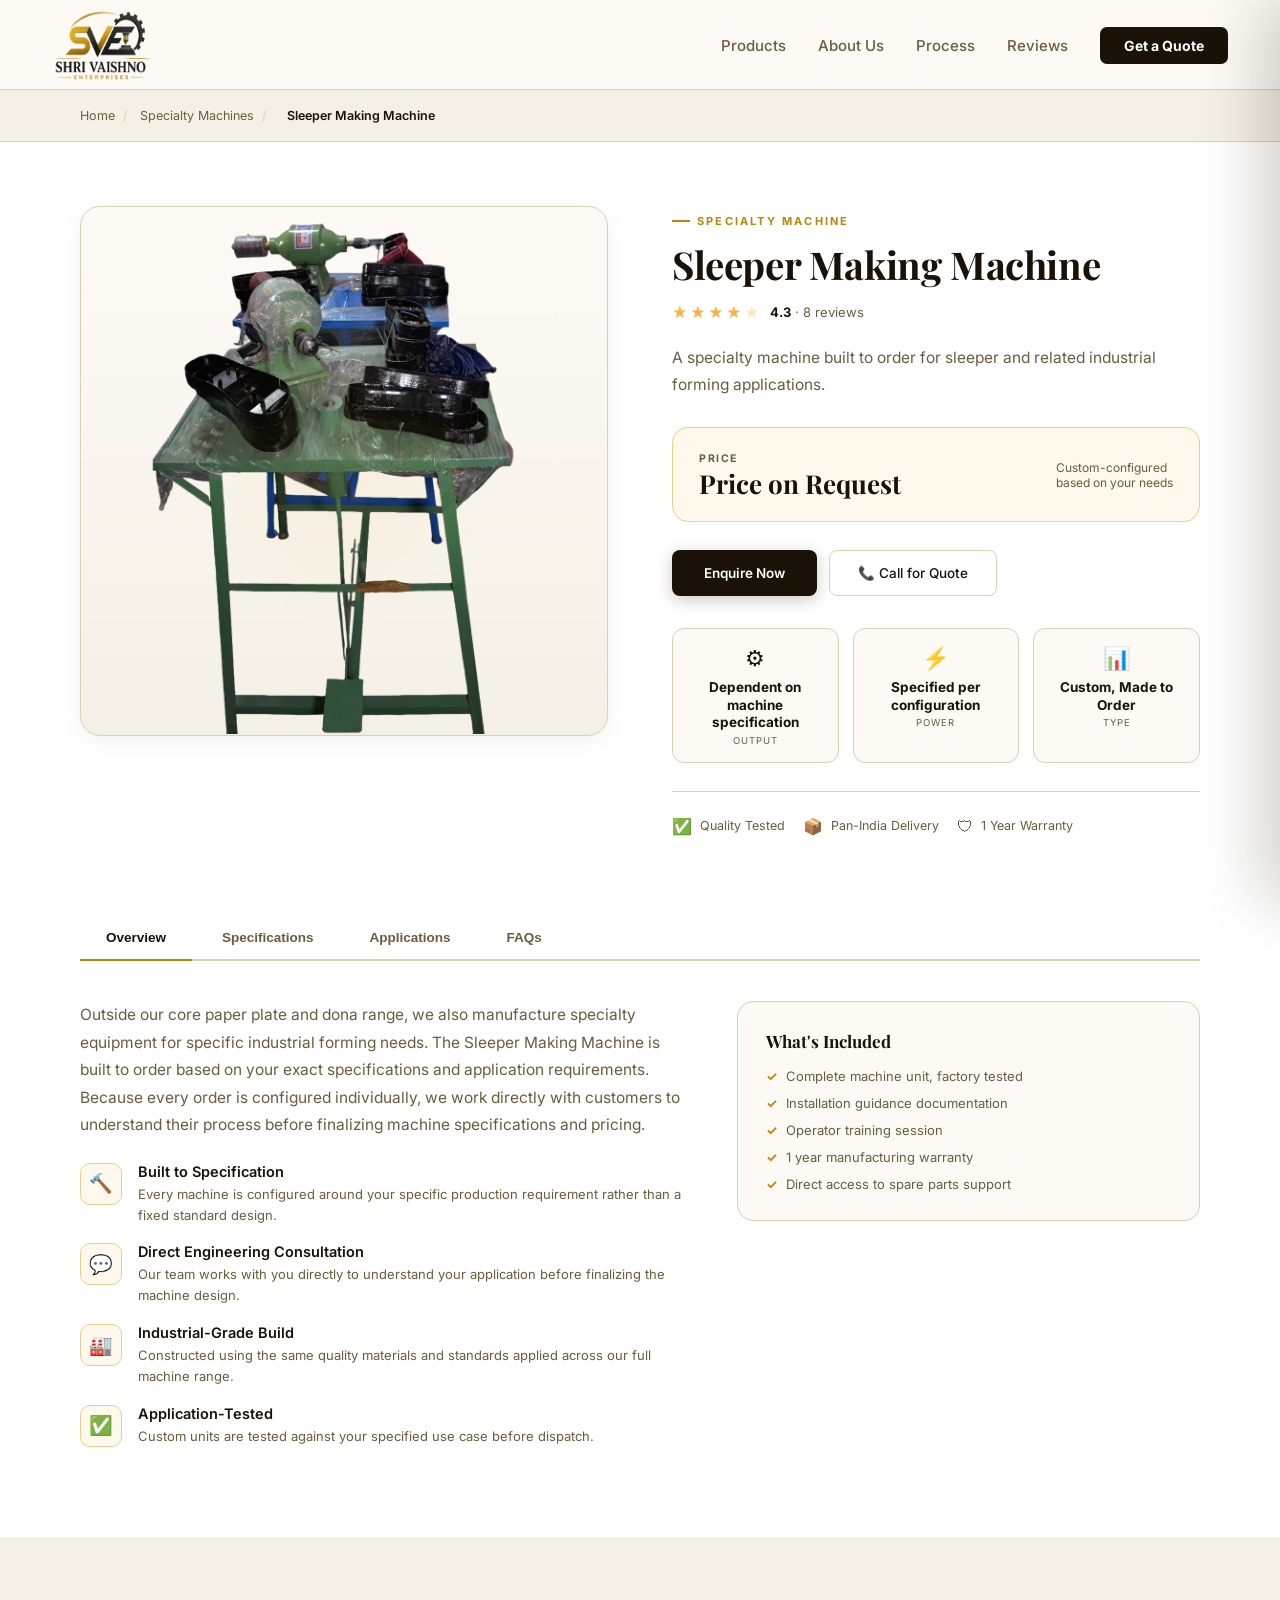
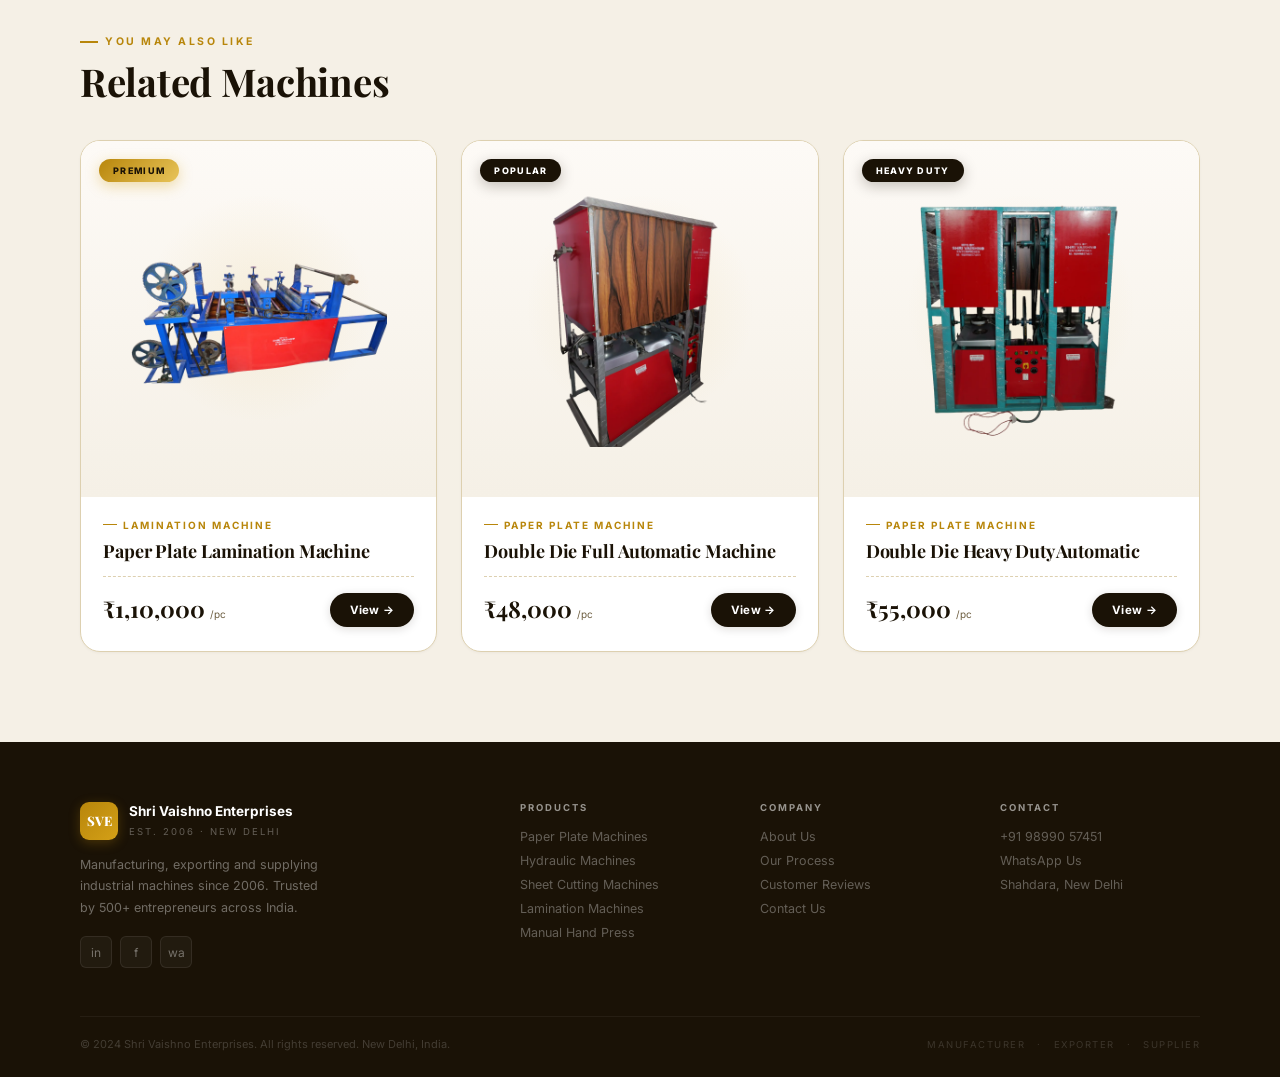
<file: products/sleeper-making-machine.html>
<!DOCTYPE html>
<html lang='en'>
<head>
<meta charset='UTF-8'/>
<meta name='viewport' content='width=device-width,initial-scale=1.0'/>
<title>Sleeper Making Machine &ndash; Price on Request | Shri Vaishno Enterprises</title>
<meta name='description' content='A specialty machine built to order for sleeper and related industrial forming applications.'/>
<link href='https://fonts.googleapis.com/css2?family=Playfair+Display:wght@600;700;800&family=Inter:wght@300;400;500;600;700&display=swap' rel='stylesheet'/>
<link rel='stylesheet' href='../css/style.css'/>
</head>
<body>

<nav id='topnav'>
  <a href='/' class='nbrand'>
    <img src="../images/gallery/sve-logo.png" alt="" class="logo-img">
  </a>
  <ul class='nlinks'>
    <li><a href='../index.html#categories'>Products</a></li>
    <li><a href='../index.html#about'>About Us</a></li>
    <li><a href='../index.html#process'>Process</a></li>
    <li><a href='../index.html#reviews'>Reviews</a></li>
    <li><a href='../index.html#contact' class='ncta'>Get a Quote</a></li>
  </ul>
  <button id='nhbtn' class='nhbtn' aria-label='Open menu'><span></span><span></span><span></span></button>
</nav>

<div id='mnavOverlay' class='mnav-overlay'></div>
<aside id='mnav' class='mnav'>
  <div class='mnav-top'>
    <div class='mnav-brand'></div>
    <button id='mnavClose' class='mnav-close' aria-label='Close menu'>&times;</button>
  </div>
  <ul id='mnavLinks' class='mnav-links'></ul>
  <div class='mnav-foot'>Est. 2006 &middot; New Delhi</div>
</aside>
<script>
(function(){
  var topnav=document.getElementById('topnav');
  var hbtn=document.getElementById('nhbtn');
  var overlay=document.getElementById('mnavOverlay');
  var mnav=document.getElementById('mnav');
  var closeBtn=document.getElementById('mnavClose');
  var linksList=document.getElementById('mnavLinks');
  var brandBox=mnav.querySelector('.mnav-brand');
  var brandSrc=topnav.querySelector('.nbrand');
  if(brandSrc){brandBox.innerHTML=brandSrc.innerHTML;}
  var srcLinks=topnav.querySelectorAll('.nlinks > li');
  for(var i=0;i<srcLinks.length;i++){
    var a=srcLinks[i].querySelector('a');
    var li=document.createElement('li');
    var ac=document.createElement('a');
    ac.href=a.getAttribute('href');
    ac.textContent=a.textContent;
    if(a.classList.contains('ncta')){ac.className='mnav-cta';}
    li.appendChild(ac);
    linksList.appendChild(li);
  }
  function openNav(){document.body.classList.add('mnav-open');}
  function closeNav(){document.body.classList.remove('mnav-open');}
  hbtn.addEventListener('click',openNav);
  closeBtn.addEventListener('click',closeNav);
  overlay.addEventListener('click',closeNav);
  linksList.addEventListener('click',function(e){if(e.target.tagName==='A'){closeNav();}});
  document.addEventListener('keydown',function(e){if(e.key==='Escape'){closeNav();}});
})();
</script>


<div class='breadcrumb'>
  <a href='../index.html'>Home</a><span>/</span>
  <a href='../index.html#categories'>Specialty Machines</a><span>/</span>
  <span class='current'>Sleeper Making Machine</span>
</div>

<section class='pd-hero'>
  <div class='pd-grid'>
    <div class='pd-gallery'>
      <div class='pd-mainimg'>
        <div class='pd-mainimg-inner' style="background-image:url('../images/products/sleeper-making-machine1.webp')"></div>
        <div class='pd-badge-row'></div>
      </div>
    </div>
    <div class='pd-info'>
      <div class='pd-cat'>Specialty Machine</div>
      <h1 class='pd-title'>Sleeper Making Machine</h1>
      <div class='pd-rating-row'>
        <div class='pd-stars'><span>&#9733;</span><span>&#9733;</span><span>&#9733;</span><span>&#9733;</span><span style='opacity:0.3'>&#9733;</span></div>
        <div class='pd-rating-text'><strong>4.3</strong> &middot; 8 reviews</div>
      </div>
      <p class='pd-desc'>A specialty machine built to order for sleeper and related industrial forming applications.</p>
      <div class='pd-price-box'>
  <div>
    <div class='pd-price-label'>Price</div>
    <div class='pd-price-amt' style='font-size:26px'>Price on Request</div>
  </div>
  <div class='pd-moq'>Custom-configured<br>based on your needs</div>
</div>
      <div class='pd-cta-row'>
        <a href='#' class='btnink js-enquire'>Enquire Now</a>
        <a href='tel:+919899057451' class='btnout'>&#128222; Call for Quote</a>
      </div>
      <div class='pd-quickspecs'><div class='pd-qs-item'><div class='pd-qs-ico'>&#9881;</div><div class='pd-qs-val'>Dependent on machine specification</div><div class='pd-qs-lbl'>Output</div></div><div class='pd-qs-item'><div class='pd-qs-ico'>&#9889;</div><div class='pd-qs-val'>Specified per configuration</div><div class='pd-qs-lbl'>Power</div></div><div class='pd-qs-item'><div class='pd-qs-ico'>&#128202;</div><div class='pd-qs-val'>Custom, Made to Order</div><div class='pd-qs-lbl'>Type</div></div></div>
      <div class='pd-trustrow'>
        <div class='pd-trust-item'><span>&#9989;</span> Quality Tested</div>
        <div class='pd-trust-item'><span>&#128230;</span> Pan-India Delivery</div>
        <div class='pd-trust-item'><span>&#128737;</span> 1 Year Warranty</div>
      </div>
    </div>
  </div>
</section>

<section class='pd-tabsec'>
  <div class='pd-tabnav'>
    <button class='pd-tabbtn on' data-tab='tab-overview'>Overview</button>
    <button class='pd-tabbtn' data-tab='tab-specs'>Specifications</button>
    <button class='pd-tabbtn' data-tab='tab-apps'>Applications</button>
    <button class='pd-tabbtn' data-tab='tab-faq'>FAQs</button>
  </div>

  <div id='tab-overview' class='pd-tabpanel on'>
    <div class='pd-overview'>
      <div>
        <p class='secp' style='max-width:100%;margin-bottom:8px'>Outside our core paper plate and dona range, we also manufacture specialty equipment for specific industrial forming needs. The Sleeper Making Machine is built to order based on your exact specifications and application requirements. Because every order is configured individually, we work directly with customers to understand their process before finalizing machine specifications and pricing.</p>
        <div class='pd-feat-list'><div class='pd-feat-row'><div class='pd-feat-ico'>&#128296;</div><div><h4>Built to Specification</h4><p>Every machine is configured around your specific production requirement rather than a fixed standard design.</p></div></div><div class='pd-feat-row'><div class='pd-feat-ico'>&#128172;</div><div><h4>Direct Engineering Consultation</h4><p>Our team works with you directly to understand your application before finalizing the machine design.</p></div></div><div class='pd-feat-row'><div class='pd-feat-ico'>&#127981;</div><div><h4>Industrial-Grade Build</h4><p>Constructed using the same quality materials and standards applied across our full machine range.</p></div></div><div class='pd-feat-row'><div class='pd-feat-ico'>&#9989;</div><div><h4>Application-Tested</h4><p>Custom units are tested against your specified use case before dispatch.</p></div></div></div>
      </div>
      <div class='pd-sidebox'>
        <h4>What's Included</h4>
        <ul>
          <li>Complete machine unit, factory tested</li>
          <li>Installation guidance documentation</li>
          <li>Operator training session</li>
          <li>1 year manufacturing warranty</li>
          <li>Direct access to spare parts support</li>
        </ul>
      </div>
    </div>
  </div>

  <div id='tab-specs' class='pd-tabpanel'>
    <div class='pd-spectable-wrap'><table class='pd-spectable'><tr><td>Machine Type</td><td>Custom, Made to Order</td></tr><tr><td>Power Required</td><td>Specified per configuration</td></tr><tr><td>Production Capacity</td><td>Dependent on machine specification</td></tr><tr><td>Frame Material</td><td>Mild Steel</td></tr><tr><td>Customization</td><td>Fully configurable to application</td></tr><tr><td>Lead Time</td><td>4 &ndash; 6 weeks (order dependent)</td></tr><tr><td>Warranty</td><td>1 Year on Manufacturing Defects</td></tr></table></div>
  </div>

  <div id='tab-apps' class='pd-tabpanel'>
    <div class='pd-apps-grid'><div class='pd-app-card'><div class='pd-app-ico'>&#127981;</div><h4>Specialty Industrial Forming</h4><p>Suited to niche or industrial forming applications outside our standard machine categories.</p></div><div class='pd-app-card'><div class='pd-app-ico'>&#128295;</div><h4>Custom Process Requirements</h4><p>For manufacturers with a specific process that standard machines don't address.</p></div><div class='pd-app-card'><div class='pd-app-ico'>&#128172;</div><h4>Consultation-Based Projects</h4><p>Best suited to buyers ready to discuss exact specifications before ordering.</p></div></div>
  </div>

  <div id='tab-faq' class='pd-tabpanel'>
    <div style='max-width:760px'><div class='pd-faq-item open'>
  <div class='pd-faq-q'><span>Why is there no fixed price listed?</span><span class='pd-faq-q-arrow'>+</span></div>
  <div class='pd-faq-a'><div class='pd-faq-a-inner'>Because every Sleeper Making Machine is configured to the customer's specific requirement, pricing depends on the final specification we agree on together.</div></div>
</div><div class='pd-faq-item'>
  <div class='pd-faq-q'><span>How do I get a quote?</span><span class='pd-faq-q-arrow'>+</span></div>
  <div class='pd-faq-a'><div class='pd-faq-a-inner'>Contact our team with your application details and we'll schedule a consultation to scope the right configuration and provide pricing.</div></div>
</div><div class='pd-faq-item'>
  <div class='pd-faq-q'><span>What's the typical lead time?</span><span class='pd-faq-q-arrow'>+</span></div>
  <div class='pd-faq-a'><div class='pd-faq-a-inner'>Custom units typically take 4 to 6 weeks from finalized specification to dispatch, depending on complexity.</div></div>
</div><div class='pd-faq-item'>
  <div class='pd-faq-q'><span>Can I request modifications after ordering?</span><span class='pd-faq-q-arrow'>+</span></div>
  <div class='pd-faq-a'><div class='pd-faq-a-inner'>Minor modifications can usually be accommodated before production begins; we recommend finalizing specifications carefully during consultation.</div></div>
</div></div>
  </div>
</section>

<section class='pd-related'>
  <div class='eyebrow'>You May Also Like</div>
  <h2 class='sech' style='margin-bottom:36px'>Related Machines</h2>
  <div class='pgrid' style='grid-template-columns:repeat(3,1fr)'>
    <a href='paper-plate-lamination-machine.html' style='text-decoration:none;color:inherit'>
<div class="pcard"><div class="pimgbox"><div class="pframe"><div class="pimg" style="background-image:url('../images/products/lamination-machine1.webp')"></div></div><div class='pbadge gold'>Premium</div></div><div class="pbody"><div class="pcat">Lamination Machine</div><div class="pname">Paper Plate Lamination Machine</div><div class="pfoot"><div><span class='pprice'>&#8377;1,10,000</span><span class='punit'> /pc</span></div><span class="pbtn">View &rarr;</span></div></div></div>
</a><a href='double-die-full-automatic-machine.html' style='text-decoration:none;color:inherit'>
<div class="pcard"><div class="pimgbox"><div class="pframe"><div class="pimg" style="background-image:url('../images/products/double-die-full-automatic1.webp')"></div></div><div class='pbadge'>Popular</div></div><div class="pbody"><div class="pcat">Paper Plate Machine</div><div class="pname">Double Die Full Automatic Machine</div><div class="pfoot"><div><span class='pprice'>&#8377;48,000</span><span class='punit'> /pc</span></div><span class="pbtn">View &rarr;</span></div></div></div>
</a><a href='double-die-heavy-duty-automatic-machine.html' style='text-decoration:none;color:inherit'>
<div class="pcard"><div class="pimgbox"><div class="pframe"><div class="pimg" style="background-image:url('../images/products/double-die-full-automatic-heavy-duty.webp')"></div></div><div class='pbadge'>Heavy Duty</div></div><div class="pbody"><div class="pcat">Paper Plate Machine</div><div class="pname">Double Die Heavy Duty Automatic</div><div class="pfoot"><div><span class='pprice'>&#8377;55,000</span><span class='punit'> /pc</span></div><span class="pbtn">View &rarr;</span></div></div></div>
</a>
  </div>
</section>

<footer>
  <div class='ftgrid'>
    <div class='ftbrand'><div style='display:flex;align-items:center;gap:11px'><div class='nlogo' style='width:38px;height:38px;font-size:13px'>SVE</div><div class='nname'><strong style='color:#fff'>Shri Vaishno Enterprises</strong><span style='color:rgba(255,255,255,0.32)'>Est. 2006 &middot; New Delhi</span></div></div><p>Manufacturing, exporting and supplying industrial machines since 2006. Trusted by 500+ entrepreneurs across India.</p><div class='ftsoc'><a href='#' class='fts'>in</a><a href='#' class='fts'>f</a><a href='#' class='fts'>wa</a></div></div>
    <div class='ftcol'><h5>Products</h5><ul><li><a href='../index.html#categories'>Paper Plate Machines</a></li><li><a href='../index.html#categories'>Hydraulic Machines</a></li><li><a href='../index.html#categories'>Sheet Cutting Machines</a></li><li><a href='../index.html#categories'>Lamination Machines</a></li><li><a href='../index.html#categories'>Manual Hand Press</a></li></ul></div>
    <div class='ftcol'><h5>Company</h5><ul><li><a href='../index.html#about'>About Us</a></li><li><a href='../index.html#process'>Our Process</a></li><li><a href='../index.html#reviews'>Customer Reviews</a></li><li><a href='../index.html#contact'>Contact Us</a></li></ul></div>
    <div class='ftcol'><h5>Contact</h5><ul><li><a href='tel:+919899057451'>+91 98990 57451</a></li><li><a href='#'>WhatsApp Us</a></li><li><a href='#'>Shahdara, New Delhi</a></li></ul></div>
  </div>
  <div class='ftdiv'></div>
  <div class='ftbot'><p class='ftcopy'>&copy; 2024 Shri Vaishno Enterprises. All rights reserved. New Delhi, India.</p><div class='ftbs'><span class='ftb'>Manufacturer</span><span class='ftb'>&middot;</span><span class='ftb'>Exporter</span><span class='ftb'>&middot;</span><span class='ftb'>Supplier</span></div></div>
</footer>

<script>
window.addEventListener('scroll',function(){document.getElementById('topnav').classList.toggle('scrolled',scrollY>60);});
document.querySelectorAll('.pd-tabbtn').forEach(function(b){
  b.addEventListener('click',function(){
    document.querySelectorAll('.pd-tabbtn').forEach(function(x){x.classList.remove('on');});
    document.querySelectorAll('.pd-tabpanel').forEach(function(x){x.classList.remove('on');});
    b.classList.add('on');
    document.getElementById(b.dataset.tab).classList.add('on');
  });
});
document.querySelectorAll('.pd-faq-q').forEach(function(q){
  q.addEventListener('click',function(){
    var item=q.parentElement;
    var wasOpen=item.classList.contains('open');
    document.querySelectorAll('.pd-faq-item').forEach(function(i){i.classList.remove('open');});
    if(!wasOpen)item.classList.add('open');
  });
});
document.querySelectorAll('a[href^="#"]').forEach(function(a){
  a.addEventListener('click',function(e){
    var t=document.querySelector(a.getAttribute('href'));
    if(t){e.preventDefault();t.scrollIntoView({behavior:'smooth',block:'start'});}
  });
});
</script>
<script>var ENQUIRY_API='../backend/submit_enquiry.php';</script>
<script src='../js/enquiry-modal.js'></script>
</body>
</html>
</file>
<file: css/style.css>
*,*::before,*::after{box-sizing:border-box;margin:0;padding:0}
:root{
  --cream:#FDFAF6;--cream2:#F5F0E6;--cream3:#EDE4D0;
  --gold:#B8860B;--gold2:#D4A017;--gold3:#E8C45A;
  --gold-bg:#FEF9EC;--gold-bd:#E6D090;
  --ink:#1A1206;--ink2:#362A16;--ink3:#6B5C3E;
  --border:#DDD0B0;--white:#FFFFFF;
  --sh:0 2px 16px rgba(26,18,6,0.07);
  --sh2:0 8px 40px rgba(26,18,6,0.12);
}
html{scroll-behavior:smooth}
body{font-family:'Inter',sans-serif;color:var(--ink);background:var(--cream);overflow-x:hidden}
::-webkit-scrollbar{width:5px}
::-webkit-scrollbar-track{background:var(--cream2)}
::-webkit-scrollbar-thumb{background:var(--gold2);border-radius:3px}

/* NAV */
nav{position:sticky;top:0;left:0;right:0;z-index:9999;height:90px;display:flex;align-items:center;justify-content:space-between;padding:0 52px;background:rgba(253,250,246,0.95);backdrop-filter:blur(18px);border-bottom:1px solid var(--border);transition:box-shadow 0.3s}
nav.scrolled{box-shadow:0 4px 28px rgba(26,18,6,0.1)}
.nbrand{display:flex;align-items:center;gap:12px;text-decoration:none}
.nlogo{width:42px;height:42px;border-radius:9px;background:linear-gradient(135deg,var(--gold),var(--gold2));display:flex;align-items:center;justify-content:center;font-family:'Playfair Display',serif;font-weight:800;font-size:15px;color:#fff;box-shadow:0 3px 12px rgba(184,134,11,0.3)}
.nname strong{display:block;font-size:13.5px;font-weight:700;color:var(--ink)}
.nname span{font-size:9.5px;color:var(--ink3);letter-spacing:2px;text-transform:uppercase}
.nlinks{display:flex;align-items:center;gap:32px;list-style:none}
.nlinks a{font-size:15px;font-weight:500;color:var(--ink3);text-decoration:none;transition:color 0.2s}
.nlinks a:hover{color:var(--gold)}
.ncta{background:var(--ink)!important;color:#fff!important;padding:10px 24px;border-radius:7px;font-weight:700!important;font-size:14px!important;transition:all 0.2s!important}
.ncta:hover{background:var(--gold)!important}
.logo-img{width:102px;height:72px;}

/* MOBILE / TABLET NAV */
.nhbtn{display:none;flex-direction:column;justify-content:center;align-items:flex-end;gap:5px;width:40px;height:40px;background:none;border:none;cursor:pointer;padding:0}
.nhbtn span{display:block;height:2px;border-radius:2px;background:var(--ink);transition:transform 0.3s ease,opacity 0.25s ease,width 0.3s ease}
.nhbtn span:nth-child(1){width:24px}
.nhbtn span:nth-child(2){width:18px}
.nhbtn span:nth-child(3){width:24px}
body.mnav-open .nhbtn span{width:24px}
body.mnav-open .nhbtn span:nth-child(1){transform:translateY(7px) rotate(45deg)}
body.mnav-open .nhbtn span:nth-child(2){opacity:0}
body.mnav-open .nhbtn span:nth-child(3){transform:translateY(-7px) rotate(-45deg)}

.mnav-overlay{position:fixed;inset:0;background:rgba(26,18,6,0.55);backdrop-filter:blur(4px);opacity:0;pointer-events:none;transition:opacity 0.35s ease;z-index:10001}
body.mnav-open .mnav-overlay{opacity:1;pointer-events:auto}

.mnav{position:fixed;top:0;right:0;bottom:0;width:328px;max-width:84vw;background:var(--cream);border-left:1px solid var(--border);box-shadow:-18px 0 60px rgba(26,18,6,0.2);z-index:10002;transform:translateX(100%);transition:transform 0.45s cubic-bezier(.16,1,.3,1);display:flex;flex-direction:column;padding:24px 26px 30px;overflow-y:auto}
body.mnav-open .mnav{transform:translateX(0)}
body.mnav-open{overflow:hidden}

.mnav-top{display:flex;align-items:center;justify-content:space-between;gap:12px;padding-bottom:20px;border-bottom:1px solid var(--gold-bd);margin-bottom:10px}
.mnav-brand{display:flex;align-items:center;gap:12px;min-width:0}
.mnav-brand .nname strong{font-size:13px}
.mnav-close{flex:none;width:36px;height:36px;border-radius:50%;border:1px solid var(--border);background:var(--white);font-size:19px;line-height:1;color:var(--ink3);cursor:pointer;transition:all 0.2s}
.mnav-close:hover{background:var(--gold);color:#fff;border-color:var(--gold)}

.mnav-links{list-style:none;display:flex;flex-direction:column;padding-top:6px}
.mnav-links li{border-bottom:1px solid var(--cream3);opacity:0;transform:translateX(14px);transition:opacity 0.35s ease,transform 0.35s ease}
body.mnav-open .mnav-links li{opacity:1;transform:translateX(0)}
body.mnav-open .mnav-links li:nth-child(1){transition-delay:0.08s}
body.mnav-open .mnav-links li:nth-child(2){transition-delay:0.13s}
body.mnav-open .mnav-links li:nth-child(3){transition-delay:0.18s}
body.mnav-open .mnav-links li:nth-child(4){transition-delay:0.23s}
body.mnav-open .mnav-links li:nth-child(5){transition-delay:0.28s}
.mnav-links a{display:block;padding:15px 4px;font-size:15.5px;font-weight:600;color:var(--ink2);text-decoration:none;transition:color 0.2s,padding-left 0.2s}
.mnav-links a:hover{color:var(--gold);padding-left:8px}
.mnav-links li:has(a.mnav-cta){border-bottom:none;margin-top:8px}
.mnav-links a.mnav-cta{background:var(--ink);color:#fff!important;border-radius:8px;text-align:center;padding:14px;font-size:14px;font-weight:700;letter-spacing:0.3px}
.mnav-links a.mnav-cta:hover{background:var(--gold);padding-left:4px}

.mnav-foot{font-size:10px;letter-spacing:1.6px;text-transform:uppercase;color:var(--ink3);text-align:center;padding-top:18px;margin-top:auto;border-top:1px solid var(--cream3)}

/* HERO */
.hero{position:relative;overflow:hidden;width:100%;aspect-ratio:1696/624;background:linear-gradient(135deg,var(--cream2),var(--cream3))}
.cwrap{display:flex;height:100%;transition:transform 0.85s cubic-bezier(0.77,0,0.175,1);will-change:transform}
.slide{min-width:100%;height:100%;position:relative;display:flex;align-items:center}
.sbg{position:absolute;inset:0;background-size:contain;background-repeat:no-repeat;background-position:center;transition:transform 8s ease}
.slide.on .sbg{transform:scale(1.05)}
.sov{position:absolute;inset:0;background:linear-gradient(110deg,rgba(253,250,246,0.97) 28%,rgba(253,250,246,0.78) 58%,rgba(253,250,246,0.15) 100%)}
.sct{position:relative;z-index:2;padding:0 96px;max-width:660px;opacity:0;transform:translateY(20px);transition:opacity 0.65s 0.25s,transform 0.65s 0.25s}
.slide.on .sct{opacity:1;transform:translateY(0)}
.stag{display:inline-flex;align-items:center;gap:7px;background:var(--gold-bg);border:1px solid var(--gold-bd);border-radius:100px;padding:5px 14px 5px 9px;margin-bottom:18px}
.stagdot{width:6px;height:6px;border-radius:50%;background:var(--gold2);animation:blink 2s infinite}
@keyframes blink{0%,100%{opacity:1}50%{opacity:0.35}}
.staglbl{font-size:10.5px;font-weight:700;letter-spacing:1.8px;text-transform:uppercase;color:var(--gold)}
.sh1{font-family:'Playfair Display',serif;font-size:clamp(36px,4.8vw,62px);font-weight:700;color:var(--ink);line-height:1.08;margin-bottom:16px;letter-spacing:-0.5px}
.sh1 em{color:var(--gold);font-style:normal}
.sdesc{font-size:15.5px;color:var(--ink3);line-height:1.75;margin-bottom:24px;max-width:460px;font-weight:300}
.spr{display:flex;align-items:baseline;gap:7px;margin-bottom:28px}
.sfrom{font-size:10px;color:var(--ink3);letter-spacing:1.2px;text-transform:uppercase}
.samt{font-family:'Playfair Display',serif;font-size:36px;font-weight:700;color:var(--ink);line-height:1}
.sunit{font-size:11px;color:var(--ink3)}
.sbtns{display:flex;gap:11px;flex-wrap:wrap}
.btnink{background:var(--ink);color:#fff;padding:13px 28px;border-radius:8px;font-size:13.5px;font-weight:600;border:none;cursor:pointer;text-decoration:none;display:inline-block;box-shadow:0 4px 16px rgba(26,18,6,0.22);transition:all 0.25s}
.btnink:hover{background:var(--gold);transform:translateY(-2px);box-shadow:0 8px 26px rgba(184,134,11,0.35)}
.btnout{background:transparent;color:var(--ink);border:1.5px solid var(--border);padding:12px 24px;border-radius:8px;font-size:13.5px;font-weight:500;text-decoration:none;display:inline-block;transition:all 0.25s;cursor:pointer}
.btnout:hover{border-color:var(--gold);color:var(--gold)}
.carr{position:absolute;top:50%;transform:translateY(-50%);z-index:10;width:46px;height:46px;border-radius:50%;background:var(--white);border:1px solid var(--border);color:var(--ink);font-size:17px;cursor:pointer;display:flex;align-items:center;justify-content:center;box-shadow:var(--sh);transition:all 0.2s}
.carr:hover{background:var(--gold);border-color:var(--gold);color:#fff}
.carr.prev{left:22px}.carr.nxt{right:22px}
.cdots{position:absolute;bottom:26px;left:96px;display:flex;gap:7px;z-index:10;align-items:center}
.cdot{width:6px;height:6px;border-radius:50%;background:var(--ink3);opacity:0.25;cursor:pointer;transition:all 0.35s}
.cdot.on{background:var(--gold);opacity:1;width:22px;border-radius:3px}
.hprog{position:absolute;bottom:0;left:0;right:0;height:2px;background:var(--cream3)}
.hpbar{height:100%;background:var(--gold2);width:0;transition:width 5s linear}
.hstrip{position:absolute;right:52px;top:50%;transform:translateY(-50%);z-index:10;display:flex;flex-direction:column;gap:8px}
.hth{width:66px;height:50px;border-radius:7px;background-size:cover;background-position:center;cursor:pointer;border:2px solid transparent;opacity:0.38;transition:all 0.3s}
.hth.on{border-color:var(--gold);opacity:1;box-shadow:0 3px 14px rgba(184,134,11,0.3)}

/* TICKER */
.ticker{background:var(--ink);padding:10px 0;overflow:hidden}
.tinner{display:flex;white-space:nowrap;animation:tick 30s linear infinite}
@keyframes tick{from{transform:translateX(0)}to{transform:translateX(-50%)}}
.titem{display:inline-flex;align-items:center;gap:9px;padding:0 34px;font-size:11px;font-weight:600;letter-spacing:1.5px;text-transform:uppercase;color:var(--gold3)}
.tdot{width:3px;height:3px;border-radius:50%;background:var(--gold3);opacity:0.4}

/* STATS */
.stats{background:var(--gold-bg);border-top:1px solid var(--gold-bd);border-bottom:1px solid var(--gold-bd);display:grid;grid-template-columns:repeat(4,1fr)}
.scell{padding:44px 20px;text-align:center;border-right:1px solid var(--gold-bd);transition:background 0.25s}
.scell:last-child{border-right:none}
.scell:hover{background:rgba(212,160,23,0.06)}
.snum{font-family:'Playfair Display',serif;font-size:50px;font-weight:700;color:var(--gold);line-height:1}
.splus{font-size:26px;vertical-align:super}
.slbl{font-size:10.5px;color:var(--ink3);letter-spacing:2px;text-transform:uppercase;margin-top:7px;font-weight:600}

/* SHARED */
.sec{padding:88px 80px}
.eyebrow{display:inline-flex;align-items:center;gap:7px;font-size:10.5px;font-weight:700;letter-spacing:2.5px;text-transform:uppercase;color:var(--gold);margin-bottom:12px}
.eyebrow::before{content:'';width:18px;height:1.5px;background:var(--gold)}
.sech{font-family:'Playfair Display',serif;font-size:clamp(26px,3vw,44px);font-weight:700;color:var(--ink);line-height:1.14;margin-bottom:12px;letter-spacing:-0.3px}
.secp{font-size:15.5px;color:var(--ink3);line-height:1.78;max-width:540px}

/* RANGE */
.rangesec{padding:88px 80px;background:var(--white)}
.rangehd{display:flex;align-items:flex-end;justify-content:space-between;margin-bottom:44px;gap:36px;flex-wrap:wrap}
.rangelnk{font-size:13px;font-weight:600;color:var(--gold);text-decoration:none;border-bottom:1px solid var(--gold-bd);padding-bottom:2px;transition:all 0.2s;flex-shrink:0}
.rangelnk:hover{color:var(--ink);border-color:var(--ink)}
.rg{display:grid;grid-template-columns:repeat(12,1fr);grid-template-rows:300px 250px;gap:11px}
.rt{position:relative;overflow:hidden;border-radius:13px;cursor:pointer;background: black;}
.rt:nth-child(1){grid-column:1/6;grid-row:1}
.rt:nth-child(2){grid-column:6/9;grid-row:1}
.rt:nth-child(3){grid-column:9/13;grid-row:1}
.rt:nth-child(4){grid-column:1/5;grid-row:2}
.rt:nth-child(5){grid-column:5/9;grid-row:2}
.rt:nth-child(6){grid-column:9/13;grid-row:2}
.rtimg{position:absolute;inset:0;background-size:contain; background-repeat: no-repeat;  background-position:center;transition:transform 0.7s ease}
.rt:hover .rtimg{transform:scale(1.07)}
.rtvl{position:absolute;inset:0;background:linear-gradient(0deg,rgba(26,18,6,0.9) 0%,rgba(26,18,6,0.2) 55%,rgba(26,18,6,0.04) 100%);transition:background 0.35s}
.rt:hover .rtvl{background:linear-gradient(0deg,rgba(26,18,6,0.94) 0%,rgba(26,18,6,0.42) 55%,rgba(26,18,6,0.08) 100%)}
.rt::after{content:'';position:absolute;bottom:0;left:0;right:0;height:2px;background:linear-gradient(90deg,transparent,var(--gold2),transparent);transform:scaleX(0);transition:transform 0.4s;transform-origin:center;z-index:5}
.rt:hover::after{transform:scaleX(1)}
.rtbody{position:absolute;bottom:0;left:0;right:0;padding:18px 20px 22px;z-index:3}
.rtcat{font-size:9px;font-weight:700;letter-spacing:1.8px;text-transform:uppercase;color:var(--gold3);margin-bottom:5px;display:flex;align-items:center;gap:5px}
.rtcat::before{content:'';width:10px;height:1px;background:var(--gold3)}
.rtname{font-family:'Playfair Display',serif;font-size:16px;font-weight:700;color:#fff;line-height:1.2;margin-bottom:4px}
.rt:nth-child(1) .rtname{font-size:20px}
.rtmeta{font-size:10.5px;color:rgba(255,255,255,0.42);margin-bottom:10px}
.rtbtn{display:inline-flex;align-items:center;gap:4px;background:var(--gold2);color:var(--ink);font-size:9.5px;font-weight:800;letter-spacing:1px;text-transform:uppercase;padding:5px 13px;border-radius:5px;opacity:0;transform:translateY(7px);transition:all 0.3s}
.rt:hover .rtbtn{opacity:1;transform:translateY(0)}
.rtfeat{position:absolute;top:13px;left:13px;z-index:4;background:var(--gold2);color:var(--ink);font-size:9px;font-weight:800;letter-spacing:1px;text-transform:uppercase;padding:4px 10px;border-radius:5px}

/* PRODUCTS — PREMIUM REDESIGN */
.prodsec{padding:100px 80px;background:var(--cream2);position:relative;overflow:hidden}
.prodsec::before{content:'';position:absolute;width:600px;height:600px;border-radius:50%;background:radial-gradient(circle,rgba(212,160,23,0.06) 0%,transparent 70%);top:-200px;right:-150px;pointer-events:none}
.prodhd{display:flex;align-items:flex-end;justify-content:space-between;margin-bottom:48px;gap:28px;flex-wrap:wrap;position:relative;z-index:1}
.tabs{display:flex;gap:8px;flex-wrap:wrap}
.tab{padding:10px 22px;border-radius:100px;font-size:12px;font-weight:700;letter-spacing:0.6px;border:1.5px solid var(--border);background:var(--white);color:var(--ink3);cursor:pointer;transition:all 0.25s}
.tab:hover{border-color:var(--gold);color:var(--gold);transform:translateY(-1px)}
.tab.on{background:linear-gradient(135deg,var(--ink),#3A2E1C);color:var(--gold3);border-color:var(--ink);box-shadow:0 4px 16px rgba(26,18,6,0.25)}
.pcard.hidden{display:none}
.pgrid{display:grid;grid-template-columns:repeat(4,1fr);gap:24px;position:relative;z-index:1}

/* PRODUCT CARD — premium */
.pcard{
  background:var(--white);
  border-radius:20px;
  border:1px solid var(--border);
  overflow:hidden;
  display:flex;flex-direction:column;
  transition:all 0.4s cubic-bezier(0.25,0.46,0.45,0.94);
  position:relative;
  box-shadow:0 1px 3px rgba(26,18,6,0.04);
}
.pcard:hover{
  transform:translateY(-8px);
  box-shadow:0 28px 60px rgba(26,18,6,0.14),0 4px 16px rgba(212,160,23,0.1);
  border-color:var(--gold-bd);
}
/* gold top accent line revealed on hover */
.pcard::before{
  content:'';position:absolute;top:0;left:0;right:0;height:3px;
  background:linear-gradient(90deg,var(--gold),var(--gold3));
  transform:scaleX(0);transition:transform 0.4s ease;transform-origin:left;z-index:5;
}
.pcard:hover::before{transform:scaleX(1)}

/* Image stage — clean square stage, uniform across every product */
.pimgbox{
  position:relative;
  background:linear-gradient(180deg,var(--cream) 0%,var(--cream2) 100%);
  padding:0;
  overflow:hidden;
}
.pframe{
  position:relative;
  padding-bottom:100%; /* perfect square — matches the normalized product cutouts */
  background:transparent;
}
.pimg{
  position:absolute;
  inset:14%; /* breathing room so machines never touch the frame edge */
  background-size:contain;
  background-repeat:no-repeat;
  background-position:center center;
  transition:transform 0.6s cubic-bezier(0.25,0.46,0.45,0.94);
  z-index:1;
}
.pcard:hover .pimg{transform:scale(1.06)}

/* subtle radial glow behind machine */
.pimgbox::after{
  content:'';position:absolute;
  width:65%;height:65%;border-radius:50%;
  background:radial-gradient(circle,rgba(212,160,23,0.1) 0%,transparent 70%);
  top:47%;left:50%;transform:translate(-50%,-50%);
  pointer-events:none;z-index:0;
}

/* ground platform — grounds the machine with a soft contact shadow */
.pimgbox .pplatform{
  position:absolute;
  left:50%;bottom:9%;
  width:58%;height:9%;
  transform:translateX(-50%);
  background:radial-gradient(ellipse,rgba(26,18,6,0.16) 0%,rgba(26,18,6,0) 72%);
  z-index:0;
  border-radius:50%;
  transition:width 0.5s ease,opacity 0.5s ease;
}
.pcard:hover .pplatform{width:64%;opacity:0.85}

/* Badge — top-left ribbon style */
.pbadge{
  position:absolute;top:18px;left:18px;z-index:4;
  background:var(--ink);color:#fff;
  font-size:9px;font-weight:800;letter-spacing:1.3px;text-transform:uppercase;
  padding:6px 14px;border-radius:100px;
  box-shadow:0 4px 14px rgba(26,18,6,0.25);
}
.pbadge.gold{background:linear-gradient(135deg,var(--gold),var(--gold3));color:var(--ink);box-shadow:0 4px 14px rgba(212,160,23,0.35)}

/* bottom fade divider between image and body */
.pimg-divider{
  position:absolute;bottom:0;left:0;right:0;height:1px;
  background:var(--border);z-index:2;
}

/* Body */
.pbody{padding:22px 22px 24px;display:flex;flex-direction:column;flex:1}
.pcat{
  font-size:10px;font-weight:700;letter-spacing:2px;text-transform:uppercase;
  color:var(--gold);margin-bottom:9px;display:flex;align-items:center;gap:6px;
}
.pcat::before{content:'';width:14px;height:1.5px;background:var(--gold)}
.pname{
  font-family:'Playfair Display',serif;font-size:18px;font-weight:700;
  color:var(--ink);line-height:1.3;margin-bottom:13px;flex:1;
  letter-spacing:-0.1px;
}
.pspecs{display:flex;flex-wrap:wrap;gap:6px;margin-bottom:16px}
.pspec{
  font-size:10.5px;font-weight:500;color:var(--ink3);
  background:var(--cream2);border:1px solid var(--border);
  padding:5px 11px;border-radius:100px;
}
.pfoot{
  display:flex;align-items:center;justify-content:space-between;
  padding-top:16px;border-top:1px dashed var(--border);gap:8px;
}
.pprice{font-family:'Playfair Display',serif;font-size:23px;font-weight:700;color:var(--ink);line-height:1}
.punit{font-size:10px;color:var(--ink3);font-family:'Inter',sans-serif;font-weight:400;margin-left:2px}
.preq{font-size:13px;font-weight:600;color:var(--gold)}
.pbtn{
  background:var(--ink);color:#fff;border:none;
  padding:10px 20px;border-radius:100px;
  font-size:11.5px;font-weight:700;letter-spacing:0.3px;
  cursor:pointer;transition:all 0.25s;white-space:nowrap;flex-shrink:0;
  box-shadow:0 2px 10px rgba(26,18,6,0.15);
}
.pbtn:hover{background:linear-gradient(135deg,var(--gold),var(--gold3));color:var(--ink);transform:translateY(-2px);box-shadow:0 6px 20px rgba(212,160,23,0.4)}

/* WHY US */
.whysec{padding:88px 80px;background:var(--white)}
.whygrid{display:grid;grid-template-columns:1fr 1fr;gap:68px;align-items:center}
.wmosaic{display:grid;grid-template-columns:1fr 1fr;grid-template-rows:270px 196px;gap:9px;position:relative}
.wph{border-radius:13px;overflow:hidden;position:relative}
.wph img{width:100%;height:100%;object-fit:cover;display:block;transition:transform 0.6s ease}
.wph:hover img{transform:scale(1.04)}
.wa{grid-column:1;grid-row:1}.wb{grid-column:2;grid-row:1/3}.wc{grid-column:1;grid-row:2}
.wfl{position:absolute;z-index:5;background:var(--white);border:1px solid var(--gold-bd);border-radius:11px;padding:13px 16px;display:flex;align-items:center;gap:10px;box-shadow:0 8px 28px rgba(26,18,6,0.1)}
.wfll{left:-18px;bottom:55px}.wflr{right:-14px;top:46px}
.wfnum{font-family:'Playfair Display',serif;font-size:30px;font-weight:700;color:var(--gold);line-height:1}
.wflbl{font-size:11px;color:var(--ink3);line-height:1.38;max-width:65px}
.feats{display:grid;grid-template-columns:1fr 1fr;gap:12px;margin-top:34px}
.feat{background:var(--cream);border:1.5px solid var(--border);border-radius:12px;padding:20px 18px;transition:all 0.28s;cursor:default}
.feat:hover{border-color:var(--gold-bd);background:var(--gold-bg);transform:translateY(-2px)}
.featic{font-size:24px;margin-bottom:10px}
.feat h4{font-size:13.5px;font-weight:600;color:var(--ink);margin-bottom:5px}
.feat p{font-size:12px;color:var(--ink3);line-height:1.6}
.featcta{grid-column:span 2;background:var(--ink);border-radius:12px;padding:20px 22px;display:flex;align-items:center;justify-content:space-between;gap:16px;cursor:pointer;border:1.5px solid var(--ink);transition:all 0.28s}
.featcta:hover{background:var(--gold);border-color:var(--gold)}
.featcta h4{font-size:15px;font-weight:700;color:#fff;margin-bottom:2px}
.featcta p{font-size:12.5px;color:rgba(255,255,255,0.55);line-height:1.38}
.featarrow{width:40px;height:40px;border-radius:50%;background:rgba(255,255,255,0.1);display:flex;align-items:center;justify-content:center;font-size:17px;color:#fff;flex-shrink:0;transition:transform 0.28s}
.featcta:hover .featarrow{transform:translateX(4px)}

/* PROCESS */
.procsec{padding:88px 80px;background:var(--cream)}
.procsteps{display:grid;grid-template-columns:repeat(4,1fr);gap:0;position:relative;margin-top:52px}
.procsteps::before{content:'';position:absolute;top:38px;left:calc(12.5% + 38px);right:calc(12.5% + 38px);height:1px;background:var(--gold-bd)}
.procstep{text-align:center;padding:0 18px;position:relative;z-index:1}
.procn{width:76px;height:76px;border-radius:50%;margin:0 auto 18px;background:var(--white);border:1.5px solid var(--border);display:flex;align-items:center;justify-content:center;font-family:'Playfair Display',serif;font-size:24px;font-weight:700;color:var(--gold);box-shadow:var(--sh);transition:all 0.28s}
.procstep:hover .procn{background:var(--ink);border-color:var(--ink);color:var(--gold3);box-shadow:0 8px 28px rgba(26,18,6,0.16)}
.procstep h4{font-size:13.5px;font-weight:600;color:var(--ink);margin-bottom:7px}
.procstep p{font-size:12.5px;color:var(--ink3);line-height:1.65}

/* REVIEWS */
.revsec{padding:88px 80px;background:var(--white)}
.revlayout{display:grid;grid-template-columns:320px 1fr;gap:52px;align-items:start}
.scorecard{background:var(--ink);border-radius:18px;padding:36px 30px;position:relative;overflow:hidden}
.scorecard::before{content:'';position:absolute;width:180px;height:180px;border-radius:50%;background:rgba(212,160,23,0.06);top:-50px;right:-50px}
.scnum{font-family:'Playfair Display',serif;font-size:64px;font-weight:700;color:var(--gold2);line-height:1;margin-bottom:3px}
.scstars{display:flex;gap:3px;margin-bottom:5px}
.scstars span{color:#FBB040;font-size:17px}
.scbased{font-size:11.5px;color:rgba(255,255,255,0.38);margin-bottom:22px}
.scbars{display:flex;flex-direction:column;gap:8px}
.scbar{display:flex;align-items:center;gap:9px}
.scbarlbl{font-size:10.5px;color:rgba(255,255,255,0.42);width:76px;flex-shrink:0}
.scbartr{flex:1;height:3.5px;background:rgba(255,255,255,0.08);border-radius:2px;overflow:hidden}
.scbarfl{height:100%;border-radius:2px;background:linear-gradient(90deg,var(--gold),var(--gold3))}
.scbarvl{font-size:10.5px;color:rgba(255,255,255,0.38);width:26px;text-align:right;flex-shrink:0}
.revcards{display:flex;flex-direction:column;gap:14px}
.rcard{background:var(--cream);border:1.5px solid var(--border);border-radius:13px;padding:24px 22px;transition:all 0.28s}
.rcard:hover{box-shadow:var(--sh);border-color:var(--gold-bd)}
.rcardhd{display:flex;align-items:center;justify-content:space-between;margin-bottom:11px}
.rauth{display:flex;align-items:center;gap:10px}
.rav{width:40px;height:40px;border-radius:50%;background:var(--ink);color:var(--gold3);display:flex;align-items:center;justify-content:center;font-family:'Playfair Display',serif;font-size:15px;font-weight:700;flex-shrink:0}
.rname{font-size:13.5px;font-weight:600;color:var(--ink)}
.rloc{font-size:10.5px;color:var(--ink3)}
.rstars{display:flex;gap:2px}
.rstars span{color:#FBB040;font-size:12px}
.rtext{font-size:13.5px;color:var(--ink3);line-height:1.7;font-style:italic}
.rprod{display:inline-block;margin-top:9px;font-size:9.5px;font-weight:700;letter-spacing:1.5px;text-transform:uppercase;color:var(--gold)}

/* CTA */
.cta{background:var(--ink);padding:80px;position:relative;overflow:hidden}
.cta::before{content:'';position:absolute;width:500px;height:500px;border-radius:50%;background:radial-gradient(circle,rgba(212,160,23,0.06) 0%,transparent 70%);top:-120px;right:-80px}
.ctain{position:relative;z-index:1;display:flex;align-items:center;justify-content:space-between;gap:52px}
.ctah{font-family:'Playfair Display',serif;font-size:clamp(26px,3vw,44px);font-weight:700;color:#fff;margin-bottom:10px;line-height:1.14}
.ctah em{color:var(--gold3);font-style:normal}
.ctap{font-size:14.5px;color:rgba(255,255,255,0.48);line-height:1.72;max-width:460px}
.ctar{display:flex;flex-direction:column;gap:11px;min-width:230px;flex-shrink:0}
.ctaph{display:flex;align-items:center;gap:11px;background:rgba(255,255,255,0.05);border:1px solid rgba(255,255,255,0.1);border-radius:10px;padding:13px 18px;text-decoration:none;transition:all 0.28s}
.ctaph:hover{background:rgba(255,255,255,0.09);border-color:rgba(212,160,23,0.38)}
.ctaphico{font-size:19px}
.ctaphlbl{font-size:9.5px;color:rgba(255,255,255,0.38);letter-spacing:1.5px;text-transform:uppercase}
.ctaphnum{font-size:16px;font-weight:600;color:#fff}

/* CONTACT */
.contactsec{padding:88px 80px;background:var(--cream2)}
.contactgrid{display:grid;grid-template-columns:1fr 1fr;gap:60px;align-items:start}
.cinfolist{display:flex;flex-direction:column;gap:12px;margin-top:32px}
.cinforow{display:flex;gap:13px;align-items:flex-start;padding:16px 18px;background:var(--white);border:1.5px solid var(--border);border-radius:11px;transition:all 0.25s}
.cinforow:hover{border-color:var(--gold-bd);background:var(--gold-bg)}
.cico{width:42px;height:42px;flex-shrink:0;border-radius:9px;background:var(--gold-bg);border:1px solid var(--gold-bd);display:flex;align-items:center;justify-content:center;font-size:17px}
.clbl{font-size:9.5px;font-weight:700;letter-spacing:1.5px;text-transform:uppercase;color:var(--gold);margin-bottom:3px}
.cval{font-size:13.5px;color:var(--ink);line-height:1.45}
.cform{background:var(--white);border:1.5px solid var(--border);border-radius:15px;padding:38px;box-shadow:var(--sh)}
.cformtitle{font-family:'Playfair Display',serif;font-size:23px;font-weight:700;color:var(--ink);margin-bottom:24px}
.frow{display:grid;grid-template-columns:1fr 1fr;gap:12px}
.fg{margin-bottom:12px}
.fg label{display:block;font-size:9.5px;font-weight:700;letter-spacing:1.5px;text-transform:uppercase;color:var(--ink3);margin-bottom:5px}
.fg input,.fg select,.fg textarea{width:100%;padding:11px 13px;background:var(--cream);border:1.5px solid var(--border);border-radius:7px;color:var(--ink);font-size:13.5px;font-family:'Inter',sans-serif;outline:none;transition:all 0.2s}
.fg input:focus,.fg select:focus,.fg textarea:focus{border-color:var(--gold);background:var(--white)}
.fg textarea{resize:vertical;min-height:80px}
.fsubmit{width:100%;padding:13px;background:var(--ink);color:#fff;border:none;border-radius:8px;font-size:13.5px;font-weight:700;cursor:pointer;transition:all 0.25s}
.fsubmit:hover{background:var(--gold);transform:translateY(-1px)}

/* FOOTER */
footer{background:var(--ink);padding:60px 80px 26px}
.ftgrid{display:grid;grid-template-columns:2fr 1fr 1fr 1fr;gap:40px;margin-bottom:48px}
.ftbrand p{font-size:12.5px;color:rgba(255,255,255,0.38);line-height:1.72;margin-top:14px;max-width:250px}
.ftsoc{display:flex;gap:8px;margin-top:18px}
.fts{width:32px;height:32px;border-radius:6px;background:rgba(255,255,255,0.04);border:1px solid rgba(255,255,255,0.08);display:flex;align-items:center;justify-content:center;font-size:12px;color:rgba(255,255,255,0.38);text-decoration:none;transition:all 0.2s}
.fts:hover{background:var(--gold2);border-color:var(--gold2);color:var(--ink)}
.ftcol h5{font-size:9.5px;font-weight:700;letter-spacing:2px;text-transform:uppercase;color:rgba(255,255,255,0.55);margin-bottom:16px}
.ftcol ul{list-style:none}
.ftcol li{margin-bottom:9px}
.ftcol a{font-size:12.5px;color:rgba(255,255,255,0.32);text-decoration:none;transition:color 0.2s;display:block}
.ftcol a:hover{color:var(--gold3)}
.ftdiv{height:1px;background:rgba(255,255,255,0.05);margin-bottom:20px}
.ftbot{display:flex;align-items:center;justify-content:space-between}
.ftcopy{font-size:11px;color:rgba(255,255,255,0.18)}
.ftbs{display:flex;gap:12px}
.ftb{font-size:9.5px;color:rgba(255,255,255,0.15);letter-spacing:1.5px;text-transform:uppercase}

/* RESPONSIVE */
@media(max-width:1200px){.pgrid{grid-template-columns:repeat(3,1fr) !important}}
@media(max-width:960px){
  nav{padding:0 18px}.nlinks{display:none}.nhbtn{display:flex}
  .sec,.rangesec,.prodsec,.whysec,.procsec,.revsec,.cta,.contactsec{padding:60px 22px}
  footer{padding:48px 22px 22px}
  .stats{grid-template-columns:repeat(2,1fr)}
  .scell{border-right:none!important;border-bottom:1px solid var(--gold-bd)}
  .rg{grid-template-columns:1fr 1fr;grid-template-rows:250px 210px 210px}
  .rt:nth-child(1){grid-column:1/3;grid-row:1}
  .rt:nth-child(2){grid-column:1/2;grid-row:2}
  .rt:nth-child(3){grid-column:2/3;grid-row:2}
  .rt:nth-child(4){grid-column:1/2;grid-row:3}
  .rt:nth-child(5){grid-column:2/3;grid-row:3}
  .rt:nth-child(6){display:none}
  .pgrid{grid-template-columns:repeat(2,1fr) !important}
  .whygrid{grid-template-columns:1fr;gap:44px}
  .wmosaic{grid-template-rows:210px 160px}
  .wfll{left:8px;bottom:36px}.wflr{right:8px;top:32px}
  .procsteps{grid-template-columns:1fr 1fr;gap:32px}
  .procsteps::before{display:none}
  .revlayout{grid-template-columns:1fr}
  .ctain{flex-direction:column;gap:32px;text-align:center}.ctap{margin:0 auto}
  .contactgrid{grid-template-columns:1fr}
  .ftgrid{grid-template-columns:1fr 1fr}
  .hstrip{display:none}
  .carr.nxt{right:70px}
  .sct{padding:0 22px}
  .cdots{left:22px}
  .stag{margin-bottom:8px;padding:3px 11px 3px 8px}
  .staglbl{font-size:9px}
  .sh1{font-size:clamp(18px,4.4vw,30px);margin-bottom:6px;line-height:1.12}
  .sdesc{font-size:12px;line-height:1.5;margin-bottom:10px;max-width:360px}
  .spr{margin-bottom:10px}
  .samt{font-size:20px}
  .sfrom{font-size:8.5px}
  .sunit{font-size:9.5px}
  .sbtns{gap:8px}
  .sbtns a{padding:9px 16px!important;font-size:12px!important}
  .carr{width:36px;height:36px}
}
@media(max-width:520px){
  .sdesc{display:none}
  .sh1{font-size:clamp(15px,4.6vw,22px);margin-bottom:4px}
  .stag{margin-bottom:5px}
  .spr{margin-bottom:8px}
  .samt{font-size:16px}
}
@media(max-width:380px){
  .sh1 br{display:none}
  .stag,.spr{display:none}
  .sct{padding:0 16px}
}
@media(max-width:600px){
  .pgrid{grid-template-columns:1fr !important}
  .frow{grid-template-columns:1fr}
  .feats{grid-template-columns:1fr}
  .ftgrid{grid-template-columns:1fr}
  .procsteps{grid-template-columns:1fr}
}

/* ═══════════════════ PRODUCT DETAIL PAGE ═══════════════════ */
.breadcrumb{padding:18px 80px;background:var(--cream2);border-bottom:1px solid var(--border);font-size:12.5px;color:var(--ink3)}
.breadcrumb a{color:var(--ink3);text-decoration:none;transition:color 0.2s}
.breadcrumb a:hover{color:var(--gold)}
.breadcrumb span{margin:0 8px;color:var(--gold-bd)}
.breadcrumb .current{color:var(--ink);font-weight:600}

.pd-hero{padding:64px 80px 80px;background:var(--white)}
.pd-grid{display:grid;grid-template-columns:1fr 1fr;gap:64px;align-items:start}

/* gallery */
.pd-gallery{position:sticky;top:96px}
.pd-mainimg{
  background:linear-gradient(180deg,var(--cream) 0%,var(--cream2) 100%);
  border-radius:20px;border:1px solid var(--border);
  position:relative;overflow:hidden;
  padding-bottom:100%;
  box-shadow:0 4px 24px rgba(26,18,6,0.06);
}
.pd-mainimg-inner{
  position:absolute;inset:0;
  background-size:contain;background-repeat:no-repeat;background-position:center center;
  transition:transform 0.4s ease;
}
.pd-mainimg::after{
  content:'';position:absolute;width:60%;height:60%;border-radius:50%;
  background:radial-gradient(circle,rgba(212,160,23,0.08) 0%,transparent 70%);
  top:50%;left:50%;transform:translate(-50%,-50%);pointer-events:none;z-index:0;
}
.pd-badge-row{position:absolute;top:20px;left:20px;z-index:4;display:flex;gap:8px}
.pd-badge{background:var(--ink);color:#fff;font-size:10px;font-weight:800;letter-spacing:1.3px;text-transform:uppercase;padding:7px 16px;border-radius:100px;box-shadow:0 4px 14px rgba(26,18,6,0.25)}
.pd-badge.gold{background:linear-gradient(135deg,var(--gold),var(--gold3));color:var(--ink);box-shadow:0 4px 14px rgba(212,160,23,0.35)}

/* info column */
.pd-info{padding-top:8px}
.pd-cat{font-size:11px;font-weight:700;letter-spacing:2.2px;text-transform:uppercase;color:var(--gold);margin-bottom:14px;display:flex;align-items:center;gap:7px}
.pd-cat::before{content:'';width:18px;height:1.5px;background:var(--gold)}
.pd-title{font-family:'Playfair Display',serif;font-size:clamp(28px,3vw,42px);font-weight:700;color:var(--ink);line-height:1.16;margin-bottom:16px;letter-spacing:-0.4px}
.pd-rating-row{display:flex;align-items:center;gap:10px;margin-bottom:22px}
.pd-stars{display:flex;gap:2px}
.pd-stars span{color:#FBB040;font-size:15px}
.pd-rating-text{font-size:13px;color:var(--ink3)}
.pd-rating-text strong{color:var(--ink);font-weight:700}
.pd-desc{font-size:15.5px;color:var(--ink3);line-height:1.8;margin-bottom:28px}
.pd-price-box{
  background:var(--gold-bg);border:1px solid var(--gold-bd);border-radius:16px;
  padding:24px 26px;margin-bottom:28px;display:flex;align-items:center;justify-content:space-between;gap:20px;flex-wrap:wrap;
}
.pd-price-label{font-size:10.5px;font-weight:700;letter-spacing:1.5px;text-transform:uppercase;color:var(--ink3);margin-bottom:6px}
.pd-price-amt{font-family:'Playfair Display',serif;font-size:38px;font-weight:700;color:var(--ink);line-height:1}
.pd-price-amt span{font-size:13px;color:var(--ink3);font-family:'Inter',sans-serif;font-weight:400}
.pd-moq{font-size:12px;color:var(--ink3)}
.pd-cta-row{display:flex;gap:12px;flex-wrap:wrap;margin-bottom:32px}
.pd-cta-row .btnink{padding:15px 32px}
.pd-cta-row .btnout{padding:14px 28px}

/* quick specs strip */
.pd-quickspecs{display:grid;grid-template-columns:repeat(3,1fr);gap:14px;margin-bottom:8px}
.pd-qs-item{background:var(--cream);border:1px solid var(--border);border-radius:12px;padding:16px 14px;text-align:center}
.pd-qs-ico{font-size:22px;margin-bottom:8px}
.pd-qs-val{font-size:13.5px;font-weight:700;color:var(--ink);line-height:1.3}
.pd-qs-lbl{font-size:9.5px;color:var(--ink3);letter-spacing:1px;text-transform:uppercase;margin-top:3px}

.pd-trustrow{display:flex;align-items:center;gap:18px;flex-wrap:wrap;margin-top:28px;padding-top:24px;border-top:1px solid var(--border)}
.pd-trust-item{display:flex;align-items:center;gap:8px;font-size:12.5px;color:var(--ink3)}
.pd-trust-item span:first-child{font-size:16px}

/* TABS SECTION */
.pd-tabsec{padding:0 80px 90px;background:var(--white)}
.pd-tabnav{display:flex;gap:4px;border-bottom:2px solid var(--border);margin-bottom:40px;flex-wrap:wrap}
.pd-tabbtn{
  padding:14px 26px;font-size:13.5px;font-weight:600;color:var(--ink3);
  background:none;border:none;cursor:pointer;position:relative;transition:color 0.2s;
}
.pd-tabbtn::after{content:'';position:absolute;bottom:-2px;left:0;right:0;height:2px;background:var(--gold);transform:scaleX(0);transition:transform 0.3s}
.pd-tabbtn:hover{color:var(--ink)}
.pd-tabbtn.on{color:var(--ink)}
.pd-tabbtn.on::after{transform:scaleX(1)}
.pd-tabpanel{display:none}
.pd-tabpanel.on{display:block;animation:fadein 0.3s ease}
@keyframes fadein{from{opacity:0;transform:translateY(6px)}to{opacity:1;transform:translateY(0)}}

/* overview panel */
.pd-overview{display:grid;grid-template-columns:1.3fr 1fr;gap:56px;align-items:start}
.pd-feat-list{display:flex;flex-direction:column;gap:18px;margin-top:24px}
.pd-feat-row{display:flex;gap:16px;align-items:flex-start}
.pd-feat-ico{width:42px;height:42px;flex-shrink:0;border-radius:10px;background:var(--gold-bg);border:1px solid var(--gold-bd);display:flex;align-items:center;justify-content:center;font-size:19px}
.pd-feat-row h4{font-size:14.5px;font-weight:600;color:var(--ink);margin-bottom:4px}
.pd-feat-row p{font-size:13px;color:var(--ink3);line-height:1.6}
.pd-sidebox{background:var(--cream);border:1px solid var(--border);border-radius:16px;padding:28px}
.pd-sidebox h4{font-family:'Playfair Display',serif;font-size:17px;font-weight:700;color:var(--ink);margin-bottom:16px}
.pd-sidebox ul{list-style:none;display:flex;flex-direction:column;gap:11px}
.pd-sidebox li{font-size:13px;color:var(--ink3);display:flex;align-items:flex-start;gap:9px}
.pd-sidebox li::before{content:'✓';color:var(--gold);font-weight:700;flex-shrink:0}

/* specs table */
.pd-spectable{width:100%;border-collapse:collapse}
.pd-spectable tr{border-bottom:1px solid var(--border)}
.pd-spectable tr:last-child{border-bottom:none}
.pd-spectable td{padding:16px 18px;font-size:13.5px}
.pd-spectable td:first-child{color:var(--ink3);font-weight:600;width:38%;background:var(--cream)}
.pd-spectable td:last-child{color:var(--ink);font-weight:500}
.pd-spectable-wrap{border:1px solid var(--border);border-radius:14px;overflow:hidden}

/* applications */
.pd-apps-grid{display:grid;grid-template-columns:repeat(3,1fr);gap:18px}
.pd-app-card{background:var(--cream);border:1px solid var(--border);border-radius:14px;padding:24px 22px;transition:all 0.25s}
.pd-app-card:hover{border-color:var(--gold-bd);background:var(--gold-bg);transform:translateY(-3px)}
.pd-app-ico{font-size:26px;margin-bottom:12px}
.pd-app-card h4{font-size:14px;font-weight:600;color:var(--ink);margin-bottom:6px}
.pd-app-card p{font-size:12.5px;color:var(--ink3);line-height:1.6}

/* FAQ */
.pd-faq-item{border-bottom:1px solid var(--border)}
.pd-faq-item:last-child{border-bottom:none}
.pd-faq-q{
  padding:20px 4px;display:flex;align-items:center;justify-content:space-between;
  cursor:pointer;font-size:14.5px;font-weight:600;color:var(--ink);
}
.pd-faq-q-arrow{font-size:18px;color:var(--gold);transition:transform 0.3s;flex-shrink:0}
.pd-faq-item.open .pd-faq-q-arrow{transform:rotate(45deg)}
.pd-faq-a{max-height:0;overflow:hidden;transition:max-height 0.35s ease}
.pd-faq-item.open .pd-faq-a{max-height:260px}
.pd-faq-a-inner{padding:0 4px 20px;font-size:13.5px;color:var(--ink3);line-height:1.75}

/* RELATED PRODUCTS */
.pd-related{padding:90px 80px;background:var(--cream2)}

/* MOBILE for product page */
@media(max-width:960px){
  .breadcrumb{padding:14px 22px}
  .pd-hero{padding:40px 22px 50px}
  .pd-grid{grid-template-columns:1fr;gap:36px}
  .pd-gallery{position:static}
  .pd-quickspecs{grid-template-columns:1fr 1fr}
  .pd-tabsec{padding:0 22px 60px}
  .pd-overview{grid-template-columns:1fr;gap:32px}
  .pd-apps-grid{grid-template-columns:1fr}
  .pd-related{padding:60px 22px}
  .pd-tabnav{overflow-x:auto;flex-wrap:nowrap}
}
@media(max-width:600px){
  .pd-quickspecs{grid-template-columns:1fr}
  .pd-price-box{flex-direction:column;align-items:flex-start}
  .ftbot{flex-direction:column;align-items:flex-start;gap:12px
  }
}

/* ============================================
   PRODUCT ENQUIRY MODAL
   ============================================ */
.enq-overlay{position:fixed;inset:0;background:rgba(26,18,6,0.6);backdrop-filter:blur(4px);z-index:20000;opacity:0;pointer-events:none;transition:opacity 0.3s ease;display:flex;align-items:center;justify-content:center;padding:20px}
.enq-overlay.on{opacity:1;pointer-events:auto}
body.enq-open{overflow:hidden}

.enq-modal{width:100%;max-width:480px;max-height:90vh;overflow-y:auto;background:var(--white);border-radius:16px;box-shadow:var(--sh2);transform:translateY(24px) scale(0.97);opacity:0;transition:transform 0.32s cubic-bezier(.16,1,.3,1),opacity 0.28s ease;position:relative}
.enq-overlay.on .enq-modal{transform:translateY(0) scale(1);opacity:1}

.enq-head{padding:26px 28px 18px;border-bottom:1px solid var(--border);position:relative}
.enq-close{position:absolute;top:18px;right:18px;width:34px;height:34px;border-radius:50%;border:1px solid var(--border);background:var(--cream);font-size:18px;line-height:1;color:var(--ink3);cursor:pointer;transition:all 0.2s;display:flex;align-items:center;justify-content:center}
.enq-close:hover{background:var(--gold);color:#fff;border-color:var(--gold)}
.enq-eyebrow{font-size:9.5px;font-weight:700;letter-spacing:2px;text-transform:uppercase;color:var(--gold2);margin-bottom:6px}
.enq-title{font-family:'Playfair Display',serif;font-size:21px;font-weight:700;color:var(--ink);line-height:1.3;padding-right:36px}
.enq-product-pill{display:inline-flex;align-items:center;gap:8px;margin-top:12px;padding:8px 14px;background:var(--gold-bg);border:1px solid var(--gold-bd);border-radius:8px}
.enq-product-name{font-size:13px;font-weight:700;color:var(--ink)}
.enq-product-price{font-size:12.5px;font-weight:600;color:var(--gold)}

.enq-body{padding:22px 28px 28px}
.enq-body .frow{display:grid;grid-template-columns:1fr 1fr;gap:12px}
.enq-status{display:none;padding:11px 13px;border-radius:8px;font-size:13px;font-weight:600;margin-bottom:14px}
.enq-status.err{display:block;background:#FBEAEA;color:#A33131;border:1px solid #EFC6C6}
.enq-status.ok{display:block;background:#EAF6EC;color:#28753F;border:1px solid #C7E7CC}
.enq-hp{position:absolute;left:-9999px;opacity:0}

.enq-submit{width:100%;padding:13px;background:var(--ink);color:#fff;border:none;border-radius:8px;font-size:13.5px;font-weight:700;cursor:pointer;transition:all 0.25s;display:flex;align-items:center;justify-content:center;gap:9px}
.enq-submit:hover{background:var(--gold);transform:translateY(-1px)}
.enq-submit:disabled{opacity:0.65;cursor:not-allowed;transform:none}
.enq-spin{width:15px;height:15px;border-radius:50%;border:2px solid rgba(255,255,255,0.35);border-top-color:#fff;animation:enqspin 0.7s linear infinite;display:none}
.enq-submit.loading .enq-spin{display:inline-block}
@keyframes enqspin{to{transform:rotate(360deg)}}

.enq-success{text-align:center;padding:16px 4px 6px}
.enq-success-ico{width:60px;height:60px;border-radius:50%;background:#EAF6EC;color:#28753F;font-size:28px;display:flex;align-items:center;justify-content:center;margin:0 auto 16px}
.enq-success h4{font-family:'Playfair Display',serif;font-size:19px;color:var(--ink);margin-bottom:8px}
.enq-success p{font-size:13.5px;color:var(--ink3);line-height:1.6;margin-bottom:20px}
.enq-success .btnink{display:inline-block;padding:11px 22px}

@media(max-width:600px){
  .enq-body .frow{grid-template-columns:1fr}
  .enq-head{padding:22px 22px 16px}
  .enq-body{padding:18px 22px 24px}
}
</file>
